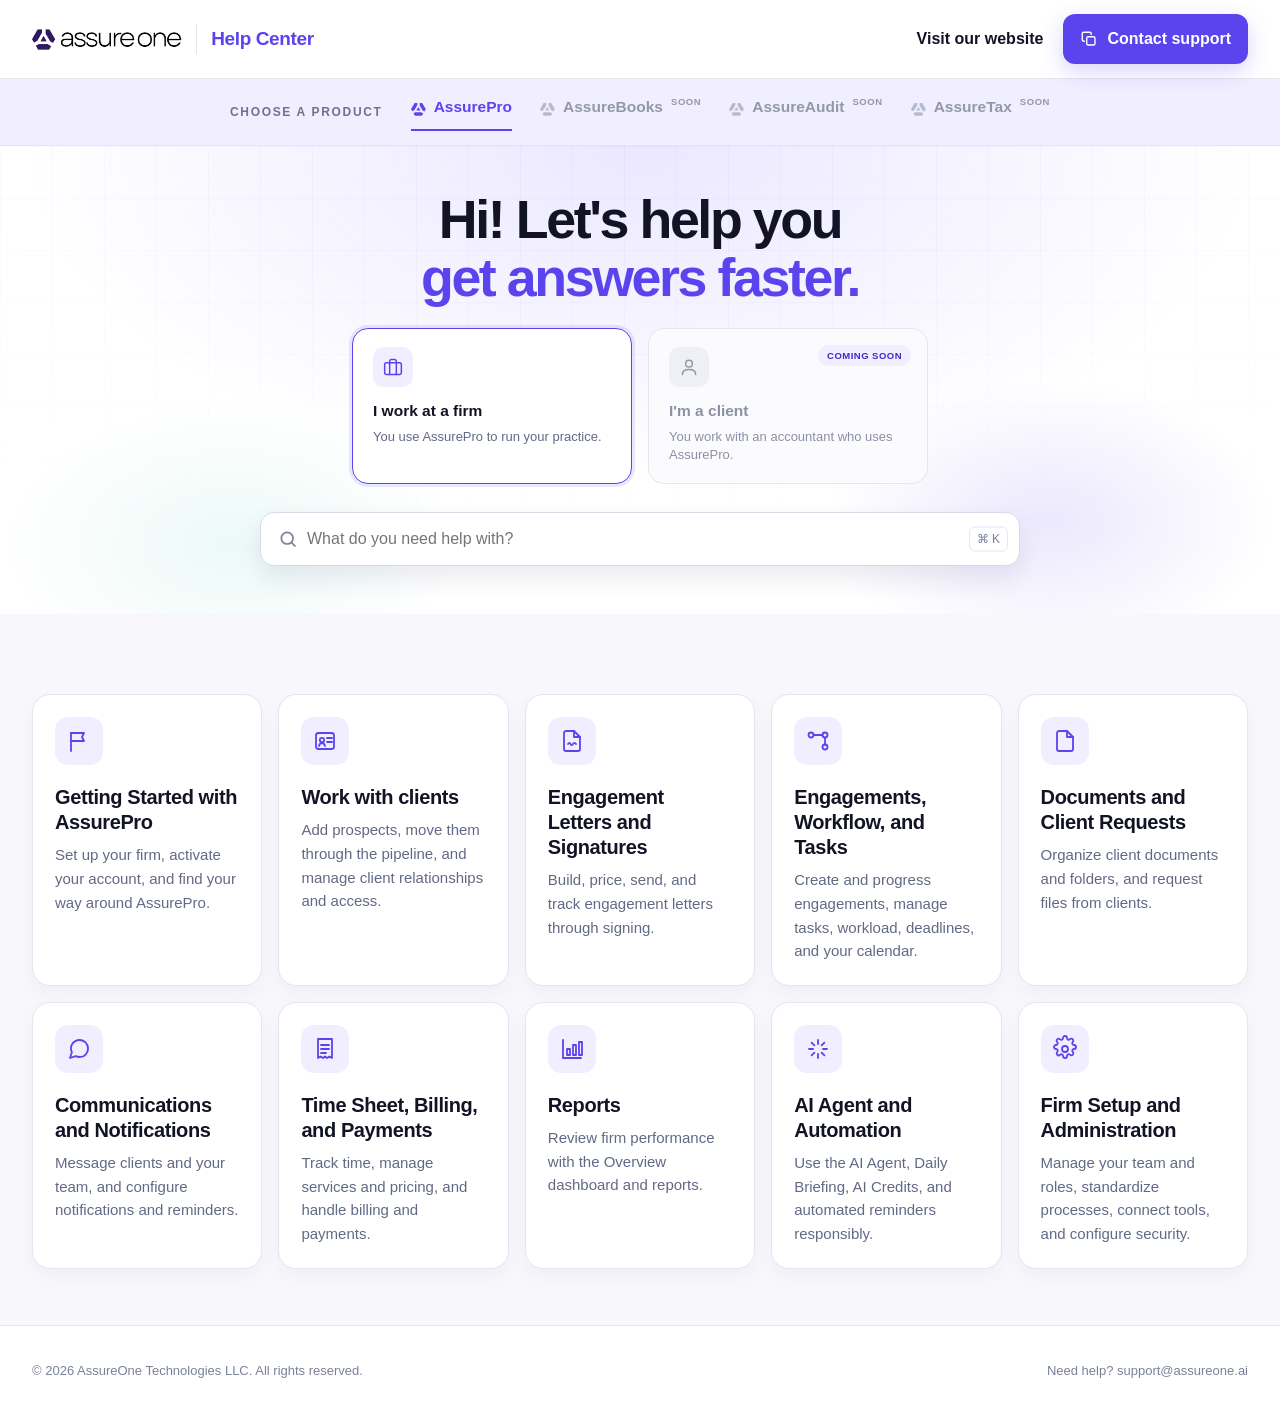
<file: index.html>
<!doctype html>
<html lang="en">
<head>
  <meta charset="utf-8"><meta name="viewport" content="width=device-width,initial-scale=1">
  <title>AssureOne Help Center</title>
  <meta name="description" content="Practical guidance for using AssurePro, the practice management platform within AssureOne.">
  <link rel="stylesheet" href="assets/css/help-center.css">
</head>
<body>
<a class="skip-link" href="#main">Skip to content</a>
<svg hidden aria-hidden="true"><symbol id="assureone-mark" viewBox="0 0 55 70"><path d="M23.3 21.9805L23.21 29.6505L12.69 48.1505L4.69 52.8205L4.67 52.8305L0.54 45.7605L0.53 45.7405L0 44.8305L13.1 21.9805H23.3Z"/><path d="M36.8913 56.3809L15.6013 56.5109L9.03125 60.2109L14.2613 69.1109L40.3613 69.0309L44.9513 60.9909L36.8913 56.3809Z"/><path d="M41.1311 21.9805H41.0211L31.8711 22.0205L31.9211 31.3105L42.6711 49.6705L49.2311 53.5605L54.3211 44.6405L41.1311 21.9805Z"/><path d="M27.0616 36.9805L19.6016 50.0705L34.6716 49.9805L27.0616 36.9805Z"/></symbol></svg>
<header class="topbar">
  <div class="topbar-inner no-search">
    <a class="brand" href="index.html" aria-label="AssureOne Help Center home">
      <img class="brand-logo" src="assets/images/assureone-logo.png" alt="AssureOne" width="149" height="31"><span class="brand-suffix">Help Center</span></a>
    <div class="top-actions"><a class="website-link" href="https://assureone.ai/" target="_blank" rel="noopener">Visit our website</a><button class="support-copy" aria-label="Copy support@assureone.ai to clipboard"><svg viewBox="0 0 24 24" fill="none" aria-hidden="true"><rect x="9" y="9" width="11" height="11" rx="2" stroke="currentColor" stroke-width="1.8"/><path d="M6.5 15H5a2 2 0 0 1-2-2V5a2 2 0 0 1 2-2h8a2 2 0 0 1 2 2v1.5" stroke="currentColor" stroke-width="1.8"/></svg><span class="support-label">Contact support</span></button></div>
  </div>
</header>
<main id="main">
  <section class="product-switcher-band" aria-label="Choose an AssureOne product">
    <div class="product-switcher-row page-width">
      <p class="overline">Choose a product</p>
      <div class="product-switcher" role="tablist">
        <a class="product-pill active" href="index.html" aria-current="page" role="tab" aria-selected="true"><svg class="product-mark" aria-hidden="true"><use href="#assureone-mark"/></svg>AssurePro</a>
        <button class="product-pill disabled" data-coming-soon type="button" role="tab" aria-selected="false"><svg class="product-mark" aria-hidden="true"><use href="#assureone-mark"/></svg>AssureBooks<span class="pill-soon">Soon</span></button>
        <button class="product-pill disabled" data-coming-soon type="button" role="tab" aria-selected="false"><svg class="product-mark" aria-hidden="true"><use href="#assureone-mark"/></svg>AssureAudit<span class="pill-soon">Soon</span></button>
        <button class="product-pill disabled" data-coming-soon type="button" role="tab" aria-selected="false"><svg class="product-mark" aria-hidden="true"><use href="#assureone-mark"/></svg>AssureTax<span class="pill-soon">Soon</span></button>
      </div>
    </div>
  </section>
  <section class="hero">
    <div class="hero-inner page-width">
      <h1>Hi! Let's help you <span>get answers faster.</span></h1>
      <div class="audience-cards" role="tablist" aria-label="Choose your role">
        <button class="audience-card active" type="button" role="tab" aria-selected="true"><span class="audience-icon"><svg viewBox="0 0 24 24" fill="none" stroke="currentColor" stroke-width="1.8" stroke-linecap="round" stroke-linejoin="round" aria-hidden="true"><rect x="2" y="7" width="20" height="14" rx="2"/><path d="M16 21V5a2 2 0 0 0-2-2h-4a2 2 0 0 0-2 2v16"/></svg></span><strong>I work at a firm</strong><p>You use AssurePro to run your practice.</p></button>
        <button class="audience-card disabled" type="button" role="tab" aria-selected="false" data-coming-soon><span class="audience-icon"><svg viewBox="0 0 24 24" fill="none" stroke="currentColor" stroke-width="1.8" stroke-linecap="round" stroke-linejoin="round" aria-hidden="true"><circle cx="12" cy="8" r="4"/><path d="M4 21c0-4 3.5-6 8-6s8 2 8 6"/></svg></span><strong>I'm a client</strong><p>You work with an accountant who uses AssurePro.</p><span class="pill-soon">Coming soon</span></button>
      </div>
      <div class="hero-search"><svg class="search-icon" viewBox="0 0 24 24" fill="none"><circle cx="11" cy="11" r="7" stroke="currentColor" stroke-width="2"/><path d="m16 16 5 5" stroke="currentColor" stroke-width="2"/></svg><input data-search type="search" placeholder="What do you need help with?" aria-label="Search all AssurePro articles"><span class="key-hint">⌘ K</span><div class="search-panel" hidden></div></div>
    </div>
  </section>
  <div class="content page-width">
    <section aria-label="Get to know AssurePro" style="margin-top:44px">
      <div class="journey-grid" id="journey-grid"></div>
    </section>
  </div>
</main>
<footer class="site-footer"><div class="page-width"><span>© 2026 AssureOne Technologies LLC. All rights reserved.</span><span>Need help? <a href="mailto:support@assureone.ai">support@assureone.ai</a></span></div></footer>
<script src="questions-1.js"></script><script src="questions-2.js"></script><script src="questions-3.js"></script><script src="questions-4.js"></script><script src="questions-5.js"></script><script src="questions-6.js"></script>
<script src="assets/js/help-center.js"></script>
<script>
document.addEventListener('DOMContentLoaded',()=>{
  const H=window.HelpCenter;
  const journeys=[
    ['getting-started','flag','Getting Started with AssurePro','Set up your firm, activate your account, and find your way around AssurePro.'],
    ['work-with-clients','idcard','Work with clients','Add prospects, move them through the pipeline, and manage client relationships and access.'],
    ['engagement-letters','signature','Engagement Letters and Signatures','Build, price, send, and track engagement letters through signing.'],
    ['engagements-workflow-tasks','flow','Engagements, Workflow, and Tasks','Create and progress engagements, manage tasks, workload, deadlines, and your calendar.'],
    ['documents-client-requests','file','Documents and Client Requests','Organize client documents and folders, and request files from clients.'],
    ['communications-notifications','chat','Communications and Notifications','Message clients and your team, and configure notifications and reminders.'],
    ['time-billing-payments','receipt','Time Sheet, Billing, and Payments','Track time, manage services and pricing, and handle billing and payments.'],
    ['reports','chart','Reports','Review firm performance with the Overview dashboard and reports.'],
    ['ai-automation','sparkle','AI Agent and Automation','Use the AI Agent, Daily Briefing, AI Credits, and automated reminders responsibly.'],
    ['firm-setup-administration','settings','Firm Setup and Administration','Manage your team and roles, standardize processes, connect tools, and configure security.']
  ];
  document.getElementById('journey-grid').innerHTML=journeys.map(j=>`<a class="journey-card" href="category.html?journey=${j[0]}"><span class="journey-icon">${H.icon(j[1])}</span><h3>${j[2]}</h3><p>${j[3]}</p></a>`).join('');
});
</script>
</body></html>
</file>
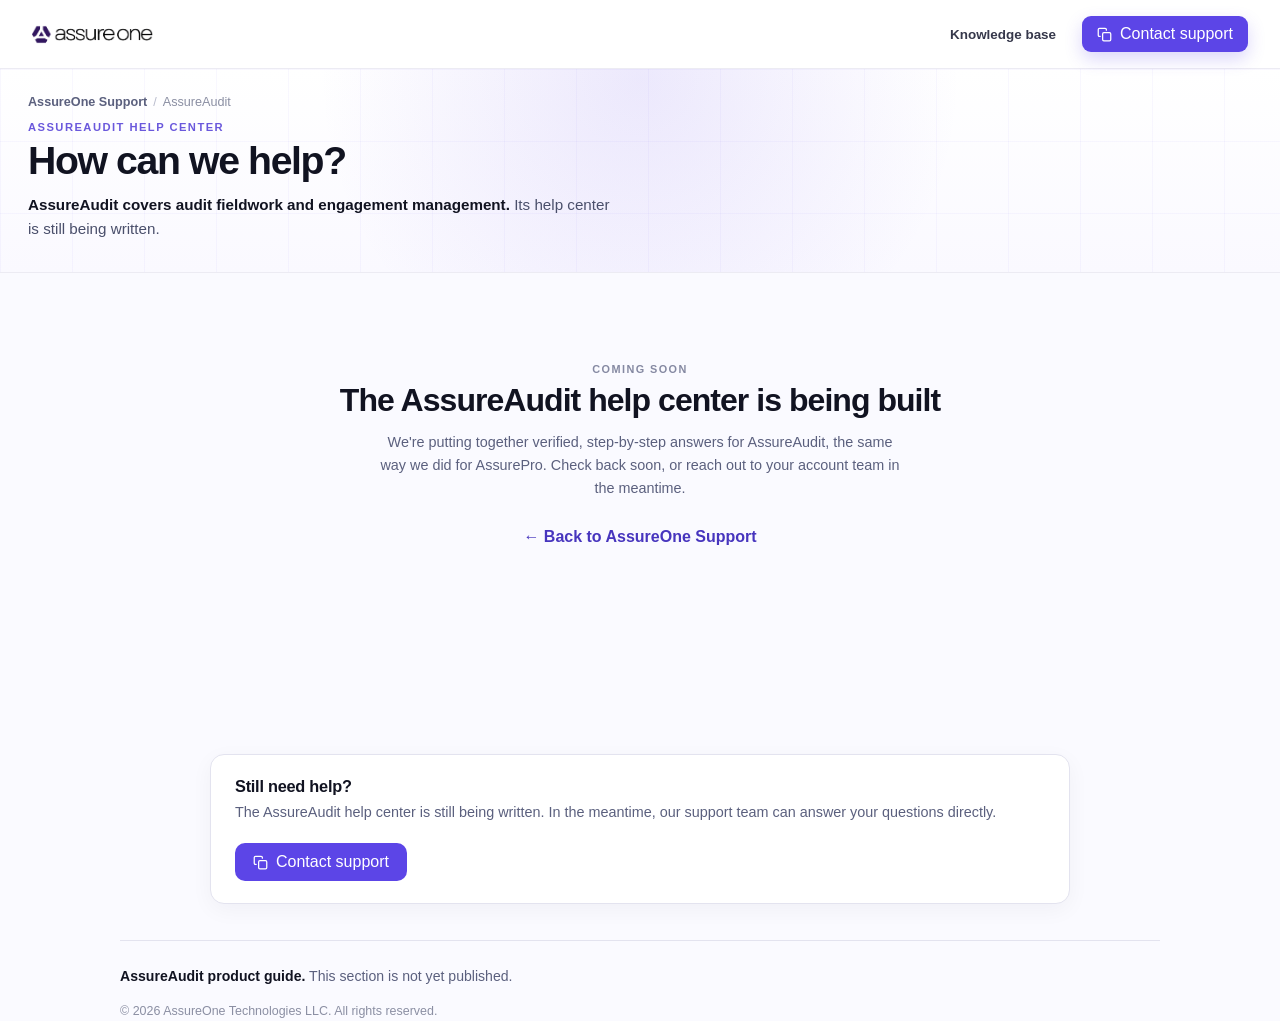
<file: assureaudit/index.html>
<!DOCTYPE html>
<html lang="en">
<head>
<meta charset="UTF-8">
<meta name="viewport" content="width=device-width, initial-scale=1.0">
<meta name="description" content="Help center for AssureAudit, part of the AssureOne suite. Content coming soon.">
<title>AssureAudit Help Center | AssureOne</title>
<style>
:root{--night:#0d0f1f;--violet:#6957e5;--violet-dark:#4b3fb0;--ink:#181b32;--muted:#5b607e;--paper:#f7f7fb;--card:#fff;--rule:#e3e3ef;--soft:#efedff;--white:#f7f6fc;--font:Inter,-apple-system,BlinkMacSystemFont,"Segoe UI",sans-serif}
*{box-sizing:border-box}html{scroll-behavior:smooth}body{margin:0;background:var(--paper);color:var(--ink);font-family:var(--font);-webkit-font-smoothing:antialiased}button,input{font:inherit}
.topbar{background:#fff;border-bottom:1px solid var(--rule);position:sticky;top:0;z-index:10;box-shadow:0 2px 12px rgba(24,27,50,.05)}.topbar-inner{max-width:1040px;margin:auto;padding:12px 24px;display:flex;align-items:center}.brand-logo{display:block;width:auto;height:30px;max-width:190px}
.hero{position:relative;overflow:hidden;background:radial-gradient(circle at 82% 12%,rgba(105,87,229,.4),transparent 34%),linear-gradient(126deg,#0d0f1f 0 58%,#19163c 58% 72%,#4b3fb0 72% 76%,#151832 76%);color:var(--white);padding:56px 24px 62px}.hero:after{content:"";position:absolute;width:420px;height:18px;right:-100px;bottom:44px;transform:rotate(-18deg);background:linear-gradient(90deg,#7867ee,#fe7b58,#f3bc42);border-radius:999px;opacity:.9}.hero-inner{max-width:1040px;margin:auto;position:relative;z-index:1}.eyebrow{margin:0 0 12px;color:#c2bdf8;font-size:.78rem;font-weight:700;text-transform:uppercase;letter-spacing:.13em}h1{font-size:clamp(2.6rem,6vw,4.2rem);line-height:1.02;letter-spacing:-.05em;margin:0 0 16px}.lede{font-size:1.08rem;line-height:1.65;color:#c0c3d8;max-width:760px;margin:0}.lede strong{color:#fff;font-weight:600}
.page{max-width:1040px;margin:auto;padding:42px 24px 60px}.section-kicker{margin:0 0 7px;color:var(--violet-dark);font-size:.76rem;font-weight:800;text-transform:uppercase;letter-spacing:.12em}.section-title{font-size:clamp(1.45rem,3vw,2rem);letter-spacing:-.025em;margin:0}.section-copy{color:var(--muted);line-height:1.6;margin:8px 0 0}.category-browser{margin-bottom:38px}.category-grid{display:grid;grid-template-columns:repeat(3,minmax(0,1fr));gap:14px;margin-top:20px}.category-card{position:relative;text-align:left;border:1px solid var(--rule);background:var(--card);border-radius:14px;padding:20px;min-height:148px;color:var(--ink);cursor:pointer;box-shadow:0 6px 22px rgba(24,27,50,.045);transition:transform .18s ease,border-color .18s ease,box-shadow .18s ease}.category-card:hover,.category-card:focus-visible{transform:translateY(-2px);border-color:#c9c1ff;box-shadow:0 12px 28px rgba(51,42,121,.1);outline:none}.category-card.active{border-color:var(--violet);box-shadow:0 0 0 2px rgba(105,87,229,.12)}.category-top{display:flex;align-items:center;justify-content:space-between;gap:12px}.category-badge{display:grid;place-items:center;width:34px;height:34px;border-radius:10px;background:var(--soft);color:var(--violet-dark);font-size:.76rem;font-weight:800}.category-count{color:#8b8fa8;font-size:.78rem}.category-card strong{display:block;margin-top:14px;font-size:1rem}.category-card small{display:block;color:var(--muted);font-size:.84rem;line-height:1.5;margin-top:6px}
.tools{position:sticky;top:55px;z-index:5;background:linear-gradient(var(--paper) 92%,rgba(247,247,251,0));padding:12px 0 18px}.search-wrap{position:relative}.search{width:100%;border:1px solid var(--rule);background:#fff;border-radius:12px;padding:14px 44px 14px 16px;color:var(--ink);outline:none;box-shadow:0 5px 18px rgba(24,27,50,.05)}.search:focus{border-color:var(--violet);box-shadow:0 0 0 3px rgba(105,87,229,.13)}.search-icon{position:absolute;right:16px;top:50%;transform:translateY(-50%);color:var(--violet-dark);font-size:1.1rem}.search-feedback{min-height:24px;margin:7px 2px 4px;color:var(--muted);font-size:.82rem}.filters{display:flex;gap:8px;overflow:auto;padding:4px 0 2px;scrollbar-width:none}.filters::-webkit-scrollbar{display:none}.filter{border:1px solid var(--rule);background:#fff;color:var(--muted);padding:8px 12px;border-radius:999px;font-size:.82rem;white-space:nowrap;cursor:pointer}.filter:hover,.filter.active{background:var(--soft);border-color:#cfc9ff;color:var(--violet-dark)}
.faq-area{max-width:860px;margin:auto}.results{font-size:.82rem;color:var(--muted);margin:0 0 10px}.faq-list{display:grid;gap:10px}.faq{border:1px solid var(--rule);border-radius:12px;background:#fff;box-shadow:0 3px 12px rgba(24,27,50,.025);overflow:hidden}.faq[hidden]{display:none}.faq summary{list-style:none;cursor:pointer;display:flex;justify-content:space-between;align-items:center;gap:18px;padding:18px 20px;font-size:1rem;font-weight:650;line-height:1.45}.faq summary::-webkit-details-marker{display:none}.faq summary:focus-visible{outline:2px solid var(--violet);outline-offset:-3px;border-radius:10px}.faq-icon{width:17px;height:17px;position:relative;flex:none}.faq-icon:before,.faq-icon:after{content:"";position:absolute;background:var(--violet-dark);transition:transform .18s ease}.faq-icon:before{width:17px;height:1.5px;left:0;top:8px}.faq-icon:after{width:1.5px;height:17px;left:8px;top:0}.faq[open] .faq-icon:after{transform:rotate(90deg) scaleY(0)}.faq[open] summary{background:#fbfaff}.answer{color:var(--muted);font-size:.96rem;line-height:1.72;padding:0 48px 22px 20px}.answer p{margin:0}.answer p+p{margin-top:12px}.answer-steps{margin:14px 0 0;padding-left:1.4rem}.answer-steps li{margin:.52rem 0;padding-left:.18rem}.empty{display:none;text-align:center;color:var(--muted);padding:42px 0}.footer{max-width:860px;border-top:1px solid var(--rule);margin:36px auto 0;padding-top:24px;color:var(--muted);font-size:.88rem;line-height:1.6}.footer strong{color:var(--ink)}
@media(max-width:820px){.category-grid{grid-template-columns:repeat(2,minmax(0,1fr))}.hero:after{opacity:.45}}
@media(max-width:600px){.hero{padding:44px 20px 54px}.hero:after{display:none}.page{padding:30px 18px 50px}.category-grid{grid-template-columns:1fr}.category-card{min-height:0}.tools{top:51px}.answer{padding-right:22px}}
@media(prefers-reduced-motion:reduce){html{scroll-behavior:auto}.faq-icon:before,.faq-icon:after{transition:none}}
.breadcrumb{margin:0 0 14px;font-size:.82rem;color:#a9ade0}.breadcrumb a{color:#c9c1ff;text-decoration:none;font-weight:600}.breadcrumb a:hover,.breadcrumb a:focus-visible{text-decoration:underline}.breadcrumb span{margin:0 6px;color:#6a6f99}


.help-cta{max-width:860px;margin:40px auto 0;border:1px solid var(--rule);background:var(--card);border-radius:14px;padding:22px 24px;display:flex;align-items:center;justify-content:space-between;gap:20px;flex-wrap:wrap;box-shadow:0 6px 22px rgba(24,27,50,.045)}.help-cta-wide{max-width:1040px}.help-cta strong{display:block;font-size:1.02rem;letter-spacing:-.015em}.help-cta p{margin:5px 0 0;color:var(--muted);font-size:.9rem;line-height:1.55}.help-cta-actions{display:flex;align-items:center;gap:10px;flex-wrap:wrap}.help-cta-mail{display:inline-block;background:var(--violet);color:#fff;text-decoration:none;font-weight:650;font-size:.92rem;padding:11px 18px;border-radius:10px;white-space:nowrap}.help-cta-mail:hover,.help-cta-mail:focus-visible{background:var(--violet-dark);outline:none}.help-cta-copy{display:inline-flex;align-items:center;gap:8px;background:var(--soft);border:1px solid #cfc9ff;color:var(--violet-dark);font:inherit;font-size:.92rem;font-weight:650;padding:10px 14px;border-radius:10px;cursor:pointer;white-space:nowrap}.help-cta-copy:hover,.help-cta-copy:focus-visible{background:#e7e3ff;outline:none}.help-cta-copy svg{width:15px;height:15px;flex:none}.help-cta-copy.copied{background:#e8f7ee;border-color:#a9dcbd;color:#1f7a45}@media(max-width:600px){.help-cta{padding:18px}.help-cta-actions{width:100%}.help-cta-mail,.help-cta-copy{width:100%;justify-content:center;text-align:center}}

/* Aligned with the knowledge-base design */
:root{--violet:#5c45e7;--violet-dark:#4735be;--ink:#111321;--paper:#fafaff;--hc-topbar-h:69px}

/* header: the hub's bar, with the same two actions on the right */
.topbar{background:rgba(255,255,255,.96);border-bottom:1px solid #ecebf3;box-shadow:none;position:sticky;top:0;z-index:30}
.topbar-inner{height:68px;max-width:1320px;padding:0 32px;gap:0}
.brand-logo{height:25px;max-width:165px}
.top-actions{margin-left:auto;display:flex;align-items:center;gap:26px}
.top-actions a{color:#36384b;text-decoration:none;font-size:.84rem;font-weight:600}
.top-actions a:hover,.top-actions a:focus-visible{color:var(--violet);outline:none}
.top-actions .top-support{display:inline-block;padding:10px 15px;border-radius:9px;background:var(--violet);color:#fff;box-shadow:0 7px 17px rgba(92,69,231,.22)}
.top-actions .top-support:hover,.top-actions .top-support:focus-visible{background:var(--violet-dark);color:#fff}

/* hero: the hub's light treatment instead of the dark gradient */
.hero{background:none;background-image:radial-gradient(circle at 50% 5%,rgba(111,83,234,.13),transparent 48%),linear-gradient(rgba(111,83,234,.045) 1px,transparent 1px),linear-gradient(90deg,rgba(111,83,234,.045) 1px,transparent 1px),linear-gradient(#fff,#faf9ff);background-size:auto,72px 72px,72px 72px,auto;border-bottom:1px solid #ecebf3;color:var(--ink);padding:26px 28px 30px}
.hero:after{display:none}
.hero-inner{max-width:1240px}
.breadcrumb{margin:0 0 12px;color:#8b8fa3;font-size:.79rem}
.breadcrumb a{color:#5b607e;font-weight:600;text-decoration:none}
.breadcrumb a:hover,.breadcrumb a:focus-visible{color:var(--violet);text-decoration:none;outline:none}
.breadcrumb span{color:#b9bccd}
.eyebrow{margin:0 0 6px;color:#6a58dc;font-size:.7rem}
.hero h1{font-size:clamp(1.7rem,3.1vw,2.45rem);line-height:1.12;letter-spacing:-.035em;margin:0 0 10px;color:var(--ink)}
.lede{color:#4a4f6b;font-size:.95rem;line-height:1.6;max-width:70ch}
.lede strong{color:var(--ink);font-weight:650}

/* body: the hub's widths, cards and search field */
.page{max-width:1240px;padding:30px 28px 54px}
.section-kicker{color:#8589a2;font-size:.68rem;font-weight:800;letter-spacing:.13em}
.section-title{letter-spacing:-.03em}
.section-copy{color:var(--muted);font-size:.9rem}
.category-card{border-color:#e2e1ec;border-radius:13px;box-shadow:0 4px 15px rgba(24,27,50,.035)}
.category-card:hover,.category-card:focus-visible{border-color:#c9c1ff;box-shadow:0 12px 28px rgba(51,42,121,.1)}
.tools{top:calc(var(--hc-topbar-h) + 6px);background:linear-gradient(var(--paper) 92%,rgba(250,250,255,0))}
.search{height:52px;border-color:#e0dfea;border-radius:11px;padding:0 44px 0 16px;font-size:.98rem;box-shadow:0 8px 24px rgba(5,6,21,.07)}
.faq{border-color:#e2e1ec;border-radius:13px;box-shadow:0 4px 15px rgba(24,27,50,.035)}

/* every answer links to its own page, so a reader can move between the
   quick accordion here and the full article view */
.answer-link{display:inline-flex;align-items:center;gap:6px;margin-top:14px;color:var(--violet-dark);text-decoration:none;font-size:.82rem;font-weight:700}
.answer-link:hover,.answer-link:focus-visible{color:var(--violet);outline:none}
.answer-link:after{content:"\2192"}

@media(max-width:900px){.top-actions{gap:14px}.top-actions a:not(.top-support){display:none}}
@media(max-width:720px){
  :root{--hc-topbar-h:61px}
  .topbar-inner{height:60px;padding:0 18px}
  .hero{padding:20px 18px 24px}
  .page{padding:24px 18px 44px}
  .tools{top:calc(var(--hc-topbar-h) + 4px)}
  .top-actions .top-support{padding:8px 11px;font-size:.76rem}
}

/* hdr-support:start */
/* header support control: open a mail app, or copy the address */
.hdr-support{position:relative;display:inline-flex;align-items:center;gap:7px}
.hdr-copy{display:grid;place-items:center;width:36px;height:36px;flex:none;padding:0;border:1px solid #cfc9ff;border-radius:9px;background:#efedff;color:#4735be;cursor:pointer;transition:background .15s ease,border-color .15s ease}
.hdr-copy:hover,.hdr-copy:focus-visible{background:#e2ddff;border-color:#b6acff;outline:none}
.hdr-copy svg{width:15px;height:15px;display:block}
.hdr-copy .hdr-copy-done{display:none}
.hdr-copy.copied{background:#e8f7ee;border-color:#a9dcbd;color:#1f7a45}
.hdr-copy.copied .hdr-copy-mark{display:none}
.hdr-copy.copied .hdr-copy-done{display:block}
.hdr-sr{position:absolute;width:1px;height:1px;padding:0;margin:-1px;overflow:hidden;clip:rect(0 0 0 0);white-space:nowrap;border:0}
/* The icon-only header button has no label to change, so it gets a small
   confirmation instead. */
.hdr-tip{position:absolute;top:calc(100% + 7px);right:0;z-index:50;padding:5px 9px;border-radius:7px;background:#1f7a45;color:#fff;font-size:.72rem;font-weight:700;white-space:nowrap;box-shadow:0 6px 16px rgba(24,27,50,.18);pointer-events:none}
.hdr-tip.bad{background:#8a3d2c}
@media(max-width:720px){.hdr-copy{width:32px;height:32px}.hdr-support{gap:6px}.hdr-tip{font-size:.7rem}}
/* hdr-support:end */
</style>
</head>
<body>
<nav class="topbar" aria-label="AssureOne"><div class="topbar-inner"><img class="brand-logo" src="[data-uri]" alt="AssureOne"><div class="top-actions"><a href="../index.html">Knowledge base</a><span class="hdr-support"><a class="top-support" href="mailto:support@assureone.ai">Contact support</a><button class="hdr-copy" type="button" title="Copy support@assureone.ai to clipboard" aria-label="Contact support address"><svg class="hdr-copy-mark" viewBox="0 0 24 24" fill="none" stroke="currentColor" stroke-width="2" stroke-linecap="round" stroke-linejoin="round" aria-hidden="true"><rect x="9" y="9" width="13" height="13" rx="2"></rect><path d="M5 15H4a2 2 0 0 1-2-2V4a2 2 0 0 1 2-2h9a2 2 0 0 1 2 2v1"></path></svg><svg class="hdr-copy-done" viewBox="0 0 24 24" fill="none" stroke="currentColor" stroke-width="2.4" stroke-linecap="round" stroke-linejoin="round" aria-hidden="true"><path d="M20 6 9 17l-5-5"></path></svg></button><span class="hdr-sr" role="status" aria-live="polite"></span></span></div></div></nav>
<header class="hero"><div class="hero-inner"><p class="breadcrumb"><a href="../index.html">AssureOne Support</a><span aria-hidden="true">/</span>AssureAudit</p><p class="eyebrow">AssureAudit help center</p><h1>How can we help?</h1><p class="lede"><strong>AssureAudit covers audit fieldwork and engagement management.</strong> Its help center is still being written.</p></div></header>
<main class="page">
<section class="category-browser" aria-labelledby="browse-title" style="text-align:center;padding:60px 24px">
<p class="section-kicker">Coming soon</p>
<h2 class="section-title" id="browse-title">The AssureAudit help center is being built</h2>
<p class="section-copy" style="max-width:520px;margin:12px auto 0">We're putting together verified, step-by-step answers for AssureAudit, the same way we did for AssurePro. Check back soon, or reach out to your account team in the meantime.</p>
<p style="margin-top:28px"><a href="../index.html" style="color:var(--violet-dark);font-weight:700;text-decoration:none">&larr; Back to AssureOne Support</a></p>
</section>
</main>

<section class="help-cta" aria-label="Contact support"><div><strong>Still need help?</strong><p>The AssureAudit help center is still being written. In the meantime, our support team can answer your questions directly.</p></div><div class="help-cta-actions"><a class="help-cta-mail" href="mailto:support@assureone.ai">Email support</a><button class="help-cta-copy" type="button" title="Copy support@assureone.ai to clipboard"><svg viewBox="0 0 24 24" fill="none" stroke="currentColor" stroke-width="2" stroke-linecap="round" stroke-linejoin="round" aria-hidden="true"><rect x="9" y="9" width="13" height="13" rx="2"></rect><path d="M5 15H4a2 2 0 0 1-2-2V4a2 2 0 0 1 2-2h9a2 2 0 0 1 2 2v1"></path></svg><span class="help-cta-copy-label">support@assureone.ai</span></button></div></section>
<footer class="footer" style="max-width:1040px"><strong>AssureAudit product guide.</strong> This section is not yet published.<span class="site-copyright">&copy; 2026 AssureOne Technologies LLC. All rights reserved.</span></footer>
<!-- hdr-support:start --><script>
(function(){
  var EMAIL='support@assureone.ai';
  var TARGETS='.hdr-copy,.ar-help-copy,.help-cta-copy';

  // Synchronous, so it still holds the click's user activation.
  function copyNow(text){
    var field=document.createElement('textarea');
    field.value=text;
    field.setAttribute('readonly','');
    field.setAttribute('aria-hidden','true');
    field.style.position='fixed';
    field.style.left='-9999px';
    field.style.top='0';
    document.body.appendChild(field);

    // Put the caller's selection back afterwards, so copying from the header
    // does not wipe out text the reader had highlighted.
    var sel=document.getSelection();
    var previous=(sel&&sel.rangeCount)?sel.getRangeAt(0):null;

    field.focus({preventScroll:true});
    field.select();
    try{field.setSelectionRange(0,text.length);}catch(e){}  // iOS needs this

    var ok=false;
    try{ok=document.execCommand('copy');}catch(e){}

    document.body.removeChild(field);
    if(previous&&sel){try{sel.removeAllRanges();sel.addRange(previous);}catch(e){}}
    return ok;
  }

  document.querySelectorAll(TARGETS).forEach(function(btn){
    var label=btn.querySelector('.help-cta-copy-label,.ar-help-copy-label');
    var original=label?label.textContent:'';
    var tip=null, timer=null;

    function reset(){
      if(timer){clearTimeout(timer);timer=null;}
      btn.classList.remove('copied');
      btn.title='Copy '+EMAIL+' to clipboard';
      if(label) label.textContent=original;
      if(tip){tip.remove();tip=null;}
    }

    function show(message,good){
      if(timer) clearTimeout(timer);
      btn.classList.toggle('copied',good);
      btn.title=good?('Copied '+EMAIL):('Copy '+EMAIL+' to clipboard');
      if(label) label.textContent=good?'Copied':original;
      // A labelled button says it in the label; the icon-only header button
      // needs somewhere to say it.
      if(!label){
        if(!tip){
          tip=document.createElement('span');
          tip.className='hdr-tip';
          tip.setAttribute('role','status');
          btn.parentNode.appendChild(tip);
        }
        tip.textContent=message;
        tip.classList.toggle('bad',!good);
      }
      timer=setTimeout(reset,1600);
    }

    btn.addEventListener('click',function(e){
      e.preventDefault();
      if(copyNow(EMAIL)){show('Copied',true);return;}
      // Some browsers have retired execCommand; try the modern API next.
      if(navigator.clipboard&&navigator.clipboard.writeText){
        navigator.clipboard.writeText(EMAIL).then(
          function(){show('Copied',true);},
          function(){show('Press ⌘C',false);}
        );
      }else{
        show('Press ⌘C',false);
      }
    });
  });
})();
</script><!-- hdr-support:end -->
<!-- functional-polish:start -->
<style id="functional-polish">
.single-support-copy{appearance:none;border:0;cursor:pointer;font:inherit;line-height:1;white-space:nowrap}
.hdr-support .single-support-copy{display:inline-flex;align-items:center;justify-content:center;gap:8px}
.help-cta-actions .single-support-copy{display:inline-flex;align-items:center;justify-content:center;gap:8px}
.ar-help .single-support-copy,.hc-support .single-support-copy{display:flex;align-items:center;justify-content:center;gap:7px;width:100%}
.single-support-copy svg{width:15px;height:15px;flex:none}
.single-support-copy.copied{background:#16835c!important;color:#fff!important;box-shadow:0 7px 17px rgba(22,131,92,.18)!important}
.single-support-copy.copy-error{background:#8c493b!important;color:#fff!important}
.single-support-status{position:absolute;width:1px;height:1px;padding:0;margin:-1px;overflow:hidden;clip:rect(0,0,0,0);white-space:nowrap;border:0}

/* Keep the homepage discovery rail available while the article list scrolls. */
@media(min-width:981px){
  .hc-rail{position:sticky!important;top:calc(var(--hc-topbar-h) + 18px)!important;align-self:start;max-height:calc(100vh - var(--hc-topbar-h) - 34px)!important;overflow-y:auto!important;overscroll-behavior:contain;scrollbar-gutter:stable;padding-right:4px}
}

/* Focused article layout: section navigation + a generous reading column.
   Related content and support follow the answer instead of competing with it. */
.ar-side-more{width:100%;margin-top:8px;padding:8px 10px;border:1px solid #dedcea;border-radius:9px;background:#fff;color:var(--violet-dark);font:inherit;font-size:.76rem;font-weight:700;cursor:pointer}
.ar-side-more:hover,.ar-side-more:focus-visible{background:var(--soft);border-color:#cfc9ff;outline:none}
.ar-article-toolbar{display:flex;align-items:center;justify-content:space-between;gap:16px;margin-bottom:17px}
.ar-article-toolbar .ar-meta{margin:0}
.ar-copy-link{appearance:none;border:1px solid #dedcea;border-radius:8px;background:#fff;color:#555a74;padding:7px 10px;display:inline-flex;align-items:center;gap:6px;font:inherit;font-size:.74rem;font-weight:700;cursor:pointer;white-space:nowrap}
.ar-copy-link:hover,.ar-copy-link:focus-visible{background:var(--soft);border-color:#cfc9ff;color:var(--violet-dark);outline:none}
.ar-copy-link.copied{background:#e8f7ee;border-color:#a9dcbd;color:#1f7a45}
.ar-copy-link svg{width:13px;height:13px;flex:none}
.ar-copy-status{position:absolute;width:1px;height:1px;padding:0;margin:-1px;overflow:hidden;clip:rect(0,0,0,0);white-space:nowrap;border:0}

@media(min-width:981px){
  .ar-shell{max-width:1180px;grid-template-columns:218px minmax(0,1fr);gap:28px 32px}
  .ar-side{grid-column:1;grid-row:1 / span 2}
  #ar-main{grid-column:2;grid-row:1;min-width:0}
  .ar-rail{grid-column:2;grid-row:2;position:static;max-height:none;overflow:visible;display:grid;grid-template-columns:minmax(0,1.45fr) minmax(250px,.8fr);gap:14px;align-items:stretch}
  .ar-rail-card+.ar-rail-card{margin-top:0}
  .ar-doc{padding:40px 48px 42px}
  .ar-doc h1{font-size:clamp(1.9rem,3vw,2.45rem);max-width:22ch;margin-bottom:22px}
  .ar-prose{font-size:1.03rem;line-height:1.78;max-width:72ch}
  .ar-related{grid-template-columns:repeat(2,minmax(0,1fr));gap:8px}
  .ar-related a{border:1px solid #ecebf3!important;border-radius:9px;padding:11px!important;background:#fcfcff}
  .ar-related a:hover,.ar-related a:focus-visible{background:#f5f3ff}
  .ar-help{background:#181a35;border-color:#181a35;color:#fff;display:flex;flex-direction:column}
  .ar-help .ar-label{color:#aaa5e8}
  .ar-help p{color:#c4c6d7}
  .ar-help .single-support-copy{margin-top:auto}
}
@media(max-width:980px) and (min-width:761px){
  .ar-doc{padding:36px 40px}
  .ar-rail{margin-top:2px}
}
@media(max-width:600px){
  .help-cta-actions .single-support-copy{width:100%}
  .ar-article-toolbar{align-items:flex-start;flex-direction:column;gap:10px}
  .ar-copy-link{width:100%;justify-content:center}
  .ar-related{grid-template-columns:1fr}
}

/* One copyright line at the foot of every page. */
.site-copyright{display:block;color:#8b8fa3;font-size:.78rem;line-height:1.6}
.footer .site-copyright{margin-top:14px}
.site-footer{max-width:1240px;margin:34px auto 0;padding:20px 28px 42px;border-top:1px solid #ecebf3}
@media(max-width:760px){.site-footer{padding:18px 18px 34px}}
</style>
<script id="functional-polish-script">
(function(){
  var EMAIL='support@assureone.ai';
  var COPY='<svg viewBox="0 0 24 24" fill="none" stroke="currentColor" stroke-width="2" stroke-linecap="round" stroke-linejoin="round" aria-hidden="true"><rect x="9" y="9" width="13" height="13" rx="2"></rect><path d="M5 15H4a2 2 0 0 1-2-2V4a2 2 0 0 1 2-2h9a2 2 0 0 1 2 2v1"></path></svg>';
  var CHECK='<svg viewBox="0 0 24 24" fill="none" stroke="currentColor" stroke-width="2.5" stroke-linecap="round" stroke-linejoin="round" aria-hidden="true"><path d="m5 12 4 4L19 6"></path></svg>';

  function makeButton(source){
    var b=document.createElement('button');
    b.type='button';b.className=((source&&source.className)||'')+' single-support-copy';
    b.setAttribute('data-single-support-copy','');
    b.setAttribute('aria-label','Copy '+EMAIL+' to clipboard');
    b.innerHTML=COPY+'<span>Contact support</span><span class="single-support-status" role="status" aria-live="polite"></span>';
    return b;
  }

  function replaceContents(container,source){
    if(!container||container.querySelector('[data-single-support-copy]'))return;
    container.replaceChildren(makeButton(source));
  }

  function upgradeSupport(root){
    root=root||document;
    root.querySelectorAll('.hdr-support').forEach(function(box){replaceContents(box,box.querySelector('a,.hdr-copy'));});
    root.querySelectorAll('.help-cta-actions').forEach(function(box){replaceContents(box,box.querySelector('.help-cta-mail,.help-cta-copy'));});
    root.querySelectorAll('.ar-help').forEach(function(box){
      if(box.querySelector('[data-single-support-copy]'))return;
      var source=box.querySelector('.ar-help-mail,.ar-help-copy');
      box.querySelectorAll('.ar-help-mail,.ar-help-copy').forEach(function(n){n.remove();});
      box.appendChild(makeButton(source));
    });
    root.querySelectorAll('.hc-support').forEach(function(box){
      if(box.querySelector('[data-single-support-copy]'))return;
      var source=box.querySelector('a,button');
      box.querySelectorAll('a,button,.hc-copy-note').forEach(function(n){n.remove();});
      box.appendChild(makeButton(source));
    });
  }

  function fallbackCopy(text){
    var area=document.createElement('textarea');
    area.value=text;area.setAttribute('readonly','');area.setAttribute('aria-hidden','true');
    area.style.position='fixed';area.style.left='-9999px';area.style.top='0';area.style.opacity='0';
    document.body.appendChild(area);
    // Put back whatever the reader had highlighted.
    var sel=document.getSelection();
    var previous=(sel&&sel.rangeCount)?sel.getRangeAt(0):null;
    area.focus({preventScroll:true});area.select();
    try{area.setSelectionRange(0,text.length);}catch(e){}
    var ok=false;try{ok=document.execCommand('copy');}catch(e){}
    area.remove();
    if(previous&&sel){try{sel.removeAllRanges();sel.addRange(previous);}catch(e){}}
    return ok;
  }

  function setSupportState(btn,ok){
    btn.classList.toggle('copied',ok);btn.classList.toggle('copy-error',!ok);
    btn.innerHTML=(ok?CHECK:COPY)+'<span>'+(ok?'Copied':'Copy failed')+'</span><span class="single-support-status" role="status" aria-live="polite">'+(ok?EMAIL+' copied to clipboard':'Copy failed. Email address is '+EMAIL)+'</span>';
    clearTimeout(btn._supportTimer);
    btn._supportTimer=setTimeout(function(){
      btn.classList.remove('copied','copy-error');
      btn.innerHTML=COPY+'<span>Contact support</span><span class="single-support-status" role="status" aria-live="polite"></span>';
    },2200);
  }

  document.addEventListener('click',function(e){
    var support=e.target.closest('[data-single-support-copy]');
    if(support){
      e.preventDefault();
      // execCommand first, synchronously, while the click still grants
      // permission to copy; the async API is the second attempt.
      if(fallbackCopy(EMAIL)){setSupportState(support,true);}
      else if(navigator.clipboard&&navigator.clipboard.writeText){
        navigator.clipboard.writeText(EMAIL).then(function(){setSupportState(support,true);},function(){setSupportState(support,false);});
      }else setSupportState(support,false);
      return;
    }
    var link=e.target.closest('[data-copy-article-link]');
    if(link){
      e.preventDefault();
      var value=location.href;
      var done=function(ok){
        link.classList.toggle('copied',ok);
        link.innerHTML=(ok?CHECK:COPY)+'<span>'+(ok?'Link copied':'Copy link')+'</span><span class="ar-copy-status" role="status" aria-live="polite">'+(ok?'Article link copied':'Unable to copy article link')+'</span>';
        clearTimeout(link._linkTimer);
        link._linkTimer=setTimeout(function(){link.classList.remove('copied');link.innerHTML=COPY+'<span>Copy link</span><span class="ar-copy-status" role="status" aria-live="polite"></span>';},1800);
      };
      if(fallbackCopy(value)){done(true);}
      else if(navigator.clipboard&&navigator.clipboard.writeText)navigator.clipboard.writeText(value).then(function(){done(true);},function(){done(false);});
      else done(false);
    }
  });

  function refineNav(){
    var list=document.querySelector('.ar-side-list');
    if(!list||list.dataset.compact)return;
    var links=[].slice.call(list.querySelectorAll('a'));
    if(links.length<=9)return;
    list.dataset.compact='true';
    var current=links.findIndex(function(a){return a.getAttribute('aria-current')==='page';});
    if(current<0)current=0;
    var start=Math.max(0,Math.min(current-4,links.length-9)),end=start+9;
    links.forEach(function(a,i){a.hidden=i<start||i>=end;});
    var toggle=document.createElement('button');
    toggle.type='button';toggle.className='ar-side-more';toggle.setAttribute('aria-expanded','false');
    toggle.textContent='Show all '+links.length+' articles';
    toggle.addEventListener('click',function(){
      var open=toggle.getAttribute('aria-expanded')==='true';
      links.forEach(function(a,i){a.hidden=open&&(i<start||i>=end);});
      toggle.setAttribute('aria-expanded',String(!open));
      toggle.textContent=open?'Show all '+links.length+' articles':'Show fewer articles';
    });
    list.after(toggle);
  }

  function enhanceArticle(){
    var doc=document.querySelector('.ar-doc');
    if(!doc||doc.dataset.enhanced)return;
    doc.dataset.enhanced='true';
    var meta=doc.querySelector('.ar-meta');
    if(meta){
      var toolbar=document.createElement('div');toolbar.className='ar-article-toolbar';
      meta.before(toolbar);toolbar.appendChild(meta);
      var button=document.createElement('button');button.type='button';button.className='ar-copy-link';button.setAttribute('data-copy-article-link','');
      button.innerHTML=COPY+'<span>Copy link</span><span class="ar-copy-status" role="status" aria-live="polite"></span>';
      toolbar.appendChild(button);
    }
    var related=document.querySelector('.ar-rail-card:not(.ar-help) .ar-label');
    if(related)related.textContent='Related articles';
  }

  function apply(){
    upgradeSupport();refineNav();enhanceArticle();
  }
  apply();
  if(window.MutationObserver)new MutationObserver(apply).observe(document.body,{childList:true,subtree:true});
})();
</script>
<!-- functional-polish:end -->
<!-- clean-links:start --><script>
(function(){
  // Disk copies and simple local preview servers need the real .html files.
  // Vercel handles the extensionless routes after deployment.
  if(location.protocol==='file:' || location.hostname==='localhost' || location.hostname==='127.0.0.1' || location.hostname==='[::1]') return;

  function clean(href){
    var u;
    try{u=new URL(href,location.href);}catch(e){return href;}
    if(u.origin!==location.origin) return href;
    var p=u.pathname.replace(/\/index\.html$/,'/').replace(/\.html$/,'');
    if(p!=='/') p=p.replace(/\/$/,'');
    return p+u.search+u.hash;
  }

  function fix(root){
    if(!root||!root.querySelectorAll) return;
    var links=root.querySelectorAll?root.querySelectorAll('a[href]'):[];
    for(var i=0;i<links.length;i++){
      var a=links[i], h=a.getAttribute('href');
      if(!h||/^(?:[a-z][a-z0-9+.-]*:|\/\/|#)/i.test(h)) continue;
      var c=clean(h);
      if(c!==h) a.setAttribute('href',c);
    }
    if(root.matches&&root.matches('a[href]')) fix({querySelectorAll:function(){return [root];}});
  }

  function fixAll(){fix(document);}

  function enable(){
    if(document.readyState==='loading') document.addEventListener('DOMContentLoaded',fixAll);
    else fixAll();
    watch();
  }

  // Only rewrite if this host actually serves the clean paths. A plain static
  // server may not, and rewritten links would 404. If the page we are on is
  // already at a clean address the host clearly does; otherwise ask it.
  var here=location.pathname+location.search+location.hash;
  if(clean(here)===here){
    enable();
  }else if(window.fetch){
    fetch(clean(location.pathname),{method:'HEAD'}).then(function(r){
      if(r&&r.ok) enable();
    },function(){});
  }

  // The hub rebuilds its article list as the reader searches and filters, and
  // sets some hrefs from script, so watch for both.
  function watch(){
  if(window.MutationObserver){
    new MutationObserver(function(records){
      for(var i=0;i<records.length;i++){
        var r=records[i];
        if(r.type==='attributes'){
          var t=r.target, h=t.getAttribute&&t.getAttribute('href');
          if(h&&!/^(?:[a-z][a-z0-9+.-]*:|\/\/|#)/i.test(h)){
            var c=clean(h);
            // Rewriting to the same value would not fire again, so this ends.
            if(c!==h) t.setAttribute('href',c);
          }
        }else{
          for(var j=0;j<r.addedNodes.length;j++) fix(r.addedNodes[j]);
        }
      }
    }).observe(document.documentElement,
      {childList:true,subtree:true,attributes:true,attributeFilter:['href']});
  }
  }
})();
</script><!-- clean-links:end -->
</body>
</html>
</file>
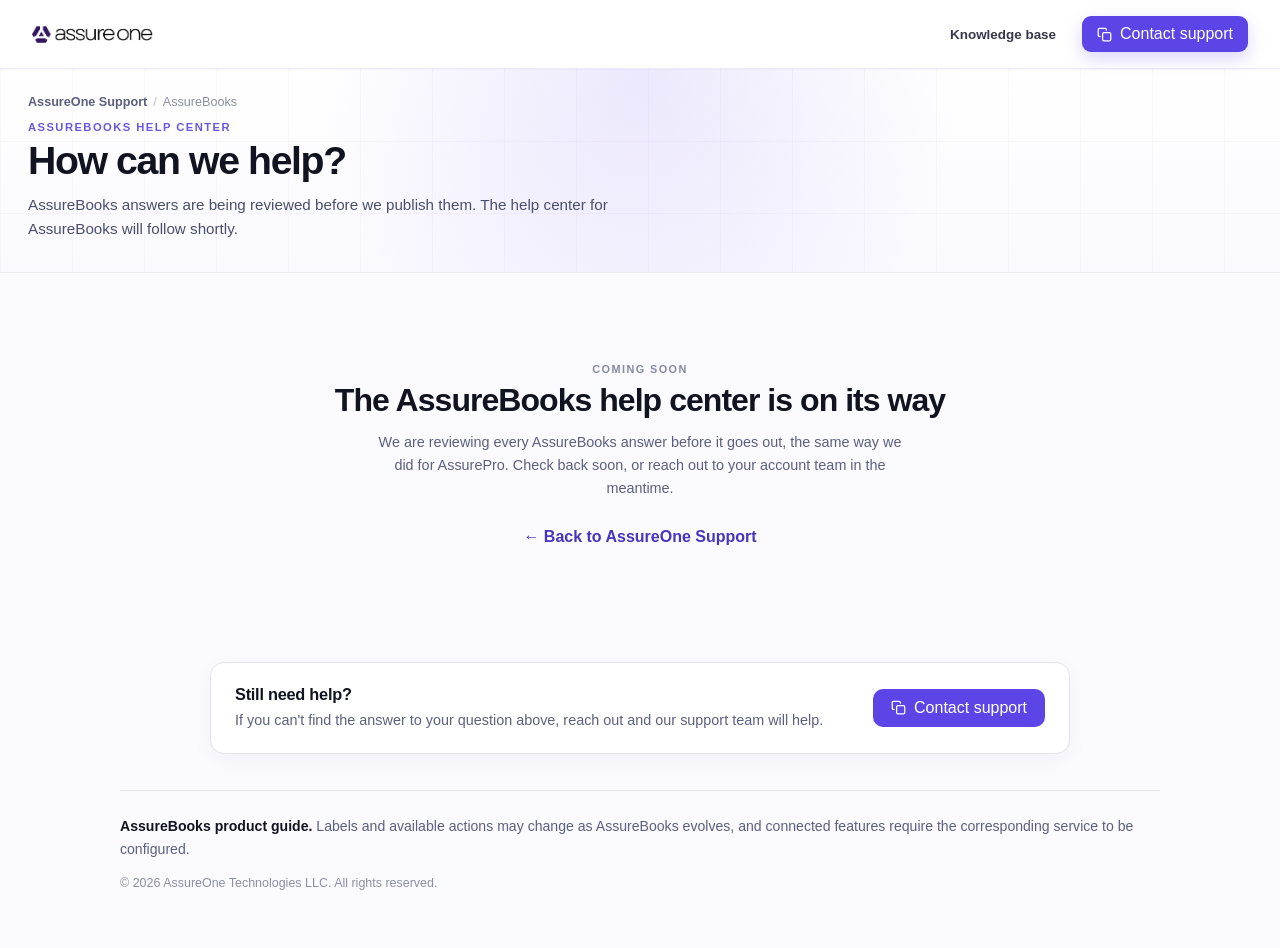
<file: assurebooks/index.html>
<!DOCTYPE html>
<html lang="en">
<head>
<meta charset="UTF-8">
<meta name="viewport" content="width=device-width, initial-scale=1.0">
<meta name="description" content="Verified answers about AssureBooks, part of the AssureOne suite.">
<title>AssureBooks FAQs | AssureOne</title>
<style>
:root{--night:#0d0f1f;--violet:#6957e5;--violet-dark:#4b3fb0;--ink:#181b32;--muted:#5b607e;--paper:#f7f7fb;--card:#fff;--rule:#e3e3ef;--soft:#efedff;--white:#f7f6fc;--font:Inter,-apple-system,BlinkMacSystemFont,"Segoe UI",sans-serif}
*{box-sizing:border-box}html{scroll-behavior:smooth}body{margin:0;background:var(--paper);color:var(--ink);font-family:var(--font);-webkit-font-smoothing:antialiased}button,input{font:inherit}
.topbar{background:#fff;border-bottom:1px solid var(--rule);position:sticky;top:0;z-index:10;box-shadow:0 2px 12px rgba(24,27,50,.05)}.topbar-inner{max-width:1040px;margin:auto;padding:12px 24px;display:flex;align-items:center}.brand-logo{display:block;width:auto;height:30px;max-width:190px}
.hero{position:relative;overflow:hidden;background:radial-gradient(circle at 82% 12%,rgba(105,87,229,.4),transparent 34%),linear-gradient(126deg,#0d0f1f 0 58%,#19163c 58% 72%,#4b3fb0 72% 76%,#151832 76%);color:var(--white);padding:56px 24px 62px}.hero:after{content:"";position:absolute;width:420px;height:18px;right:-100px;bottom:44px;transform:rotate(-18deg);background:linear-gradient(90deg,#7867ee,#fe7b58,#f3bc42);border-radius:999px;opacity:.9}.hero-inner{max-width:1040px;margin:auto;position:relative;z-index:1}.eyebrow{margin:0 0 12px;color:#c2bdf8;font-size:.78rem;font-weight:700;text-transform:uppercase;letter-spacing:.13em}h1{font-size:clamp(2.6rem,6vw,4.2rem);line-height:1.02;letter-spacing:-.05em;margin:0 0 16px}.lede{font-size:1.08rem;line-height:1.65;color:#c0c3d8;max-width:760px;margin:0}.lede strong{color:#fff;font-weight:600}
.page{max-width:1040px;margin:auto;padding:42px 24px 60px}.section-kicker{margin:0 0 7px;color:var(--violet-dark);font-size:.76rem;font-weight:800;text-transform:uppercase;letter-spacing:.12em}.section-title{font-size:clamp(1.45rem,3vw,2rem);letter-spacing:-.025em;margin:0}.section-copy{color:var(--muted);line-height:1.6;margin:8px 0 0}.category-browser{margin-bottom:38px}.category-grid{display:grid;grid-template-columns:repeat(3,minmax(0,1fr));gap:14px;margin-top:20px}.category-card{position:relative;text-align:left;border:1px solid var(--rule);background:var(--card);border-radius:14px;padding:20px;min-height:148px;color:var(--ink);cursor:pointer;box-shadow:0 6px 22px rgba(24,27,50,.045);transition:transform .18s ease,border-color .18s ease,box-shadow .18s ease}.category-card:hover,.category-card:focus-visible{transform:translateY(-2px);border-color:#c9c1ff;box-shadow:0 12px 28px rgba(51,42,121,.1);outline:none}.category-card.active{border-color:var(--violet);box-shadow:0 0 0 2px rgba(105,87,229,.12)}.category-top{display:flex;align-items:center;justify-content:space-between;gap:12px}.category-badge{display:grid;place-items:center;width:34px;height:34px;border-radius:10px;background:var(--soft);color:var(--violet-dark);font-size:.76rem;font-weight:800}.category-count{color:#8b8fa8;font-size:.78rem}.category-card strong{display:block;margin-top:0;font-size:1rem}.category-card small{display:block;color:var(--muted);font-size:.84rem;line-height:1.5;margin-top:6px}
.tools{position:sticky;top:55px;z-index:5;background:linear-gradient(var(--paper) 92%,rgba(247,247,251,0));padding:12px 0 18px}.search-wrap{position:relative}.search{width:100%;border:1px solid var(--rule);background:#fff;border-radius:12px;padding:14px 44px 14px 16px;color:var(--ink);outline:none;box-shadow:0 5px 18px rgba(24,27,50,.05)}.search:focus{border-color:var(--violet);box-shadow:0 0 0 3px rgba(105,87,229,.13)}.search-icon{position:absolute;right:16px;top:50%;transform:translateY(-50%);color:var(--violet-dark);font-size:1.1rem}.search-feedback{min-height:24px;margin:7px 2px 4px;color:var(--muted);font-size:.82rem}.filters{display:flex;gap:8px;overflow:auto;padding:4px 0 2px;scrollbar-width:none}.filters::-webkit-scrollbar{display:none}.filter{border:1px solid var(--rule);background:#fff;color:var(--muted);padding:8px 12px;border-radius:999px;font-size:.82rem;white-space:nowrap;cursor:pointer}.filter:hover,.filter.active{background:var(--soft);border-color:#cfc9ff;color:var(--violet-dark)}
.faq-area{max-width:860px;margin:auto}.results{font-size:.82rem;color:var(--muted);margin:0 0 10px}.faq-list{display:grid;gap:10px}.faq{border:1px solid var(--rule);border-radius:12px;background:#fff;box-shadow:0 3px 12px rgba(24,27,50,.025);overflow:hidden}.faq[hidden]{display:none}.faq summary{list-style:none;cursor:pointer;display:flex;justify-content:space-between;align-items:center;gap:18px;padding:18px 20px;font-size:1rem;font-weight:650;line-height:1.45}.faq summary::-webkit-details-marker{display:none}.faq summary:focus-visible{outline:2px solid var(--violet);outline-offset:-3px;border-radius:10px}.faq-icon{width:17px;height:17px;position:relative;flex:none}.faq-icon:before,.faq-icon:after{content:"";position:absolute;background:var(--violet-dark);transition:transform .18s ease}.faq-icon:before{width:17px;height:1.5px;left:0;top:8px}.faq-icon:after{width:1.5px;height:17px;left:8px;top:0}.faq[open] .faq-icon:after{transform:rotate(90deg) scaleY(0)}.faq[open] summary{background:#fbfaff}.answer{color:var(--muted);font-size:.96rem;line-height:1.72;padding:0 48px 22px 20px}.answer p{margin:0}.answer p+p{margin-top:12px}.answer-steps{margin:14px 0 0;padding-left:1.4rem}.answer-steps li{margin:.52rem 0;padding-left:.18rem}.empty{display:none;text-align:center;color:var(--muted);padding:42px 0}.footer{max-width:860px;border-top:1px solid var(--rule);margin:36px auto 0;padding-top:24px;color:var(--muted);font-size:.88rem;line-height:1.6}.footer strong{color:var(--ink)}
@media(max-width:820px){.category-grid{grid-template-columns:repeat(2,minmax(0,1fr))}.hero:after{opacity:.45}}
@media(max-width:600px){.hero{padding:44px 20px 54px}.hero:after{display:none}.page{padding:30px 18px 50px}.category-grid{grid-template-columns:1fr}.category-card{min-height:0}.tools{top:51px}.answer{padding-right:22px}}
@media(prefers-reduced-motion:reduce){html{scroll-behavior:auto}.faq-icon:before,.faq-icon:after{transition:none}}
.breadcrumb{margin:0 0 14px;font-size:.82rem;color:#a9ade0}.breadcrumb a{color:#c9c1ff;text-decoration:none;font-weight:600}.breadcrumb a:hover,.breadcrumb a:focus-visible{text-decoration:underline}.breadcrumb span{margin:0 6px;color:#6a6f99}


.help-cta{max-width:860px;margin:40px auto 0;border:1px solid var(--rule);background:var(--card);border-radius:14px;padding:22px 24px;display:flex;align-items:center;justify-content:space-between;gap:20px;flex-wrap:wrap;box-shadow:0 6px 22px rgba(24,27,50,.045)}.help-cta-wide{max-width:1040px}.help-cta strong{display:block;font-size:1.02rem;letter-spacing:-.015em}.help-cta p{margin:5px 0 0;color:var(--muted);font-size:.9rem;line-height:1.55}.help-cta-actions{display:flex;align-items:center;gap:10px;flex-wrap:wrap}.help-cta-mail{display:inline-block;background:var(--violet);color:#fff;text-decoration:none;font-weight:650;font-size:.92rem;padding:11px 18px;border-radius:10px;white-space:nowrap}.help-cta-mail:hover,.help-cta-mail:focus-visible{background:var(--violet-dark);outline:none}.help-cta-copy{display:inline-flex;align-items:center;gap:8px;background:var(--soft);border:1px solid #cfc9ff;color:var(--violet-dark);font:inherit;font-size:.92rem;font-weight:650;padding:10px 14px;border-radius:10px;cursor:pointer;white-space:nowrap}.help-cta-copy:hover,.help-cta-copy:focus-visible{background:#e7e3ff;outline:none}.help-cta-copy svg{width:15px;height:15px;flex:none}.help-cta-copy.copied{background:#e8f7ee;border-color:#a9dcbd;color:#1f7a45}@media(max-width:600px){.help-cta{padding:18px}.help-cta-actions{width:100%}.help-cta-mail,.help-cta-copy{width:100%;justify-content:center;text-align:center}}

/* Aligned with the knowledge-base design */
:root{--violet:#5c45e7;--violet-dark:#4735be;--ink:#111321;--paper:#fafaff;--hc-topbar-h:69px}

/* header: the hub's bar, with the same two actions on the right */
.topbar{background:rgba(255,255,255,.96);border-bottom:1px solid #ecebf3;box-shadow:none;position:sticky;top:0;z-index:30}
.topbar-inner{height:68px;max-width:1320px;padding:0 32px;gap:0}
.brand-logo{height:25px;max-width:165px}
.top-actions{margin-left:auto;display:flex;align-items:center;gap:26px}
.top-actions a{color:#36384b;text-decoration:none;font-size:.84rem;font-weight:600}
.top-actions a:hover,.top-actions a:focus-visible{color:var(--violet);outline:none}
.top-actions .top-support{display:inline-block;padding:10px 15px;border-radius:9px;background:var(--violet);color:#fff;box-shadow:0 7px 17px rgba(92,69,231,.22)}
.top-actions .top-support:hover,.top-actions .top-support:focus-visible{background:var(--violet-dark);color:#fff}

/* hero: the hub's light treatment instead of the dark gradient */
.hero{background:none;background-image:radial-gradient(circle at 50% 5%,rgba(111,83,234,.13),transparent 48%),linear-gradient(rgba(111,83,234,.045) 1px,transparent 1px),linear-gradient(90deg,rgba(111,83,234,.045) 1px,transparent 1px),linear-gradient(#fff,#faf9ff);background-size:auto,72px 72px,72px 72px,auto;border-bottom:1px solid #ecebf3;color:var(--ink);padding:26px 28px 30px}
.hero:after{display:none}
.hero-inner{max-width:1240px}
.breadcrumb{margin:0 0 12px;color:#8b8fa3;font-size:.79rem}
.breadcrumb a{color:#5b607e;font-weight:600;text-decoration:none}
.breadcrumb a:hover,.breadcrumb a:focus-visible{color:var(--violet);text-decoration:none;outline:none}
.breadcrumb span{color:#b9bccd}
.eyebrow{margin:0 0 6px;color:#6a58dc;font-size:.7rem}
.hero h1{font-size:clamp(1.7rem,3.1vw,2.45rem);line-height:1.12;letter-spacing:-.035em;margin:0 0 10px;color:var(--ink)}
.lede{color:#4a4f6b;font-size:.95rem;line-height:1.6;max-width:70ch}
.lede strong{color:var(--ink);font-weight:650}

/* body: the hub's widths, cards and search field */
.page{max-width:1240px;padding:30px 28px 54px}
.section-kicker{color:#8589a2;font-size:.68rem;font-weight:800;letter-spacing:.13em}
.section-title{letter-spacing:-.03em}
.section-copy{color:var(--muted);font-size:.9rem}
.category-card{border-color:#e2e1ec;border-radius:13px;box-shadow:0 4px 15px rgba(24,27,50,.035)}
.category-card:hover,.category-card:focus-visible{border-color:#c9c1ff;box-shadow:0 12px 28px rgba(51,42,121,.1)}
.tools{top:calc(var(--hc-topbar-h) + 6px);background:linear-gradient(var(--paper) 92%,rgba(250,250,255,0))}
.search{height:52px;border-color:#e0dfea;border-radius:11px;padding:0 44px 0 16px;font-size:.98rem;box-shadow:0 8px 24px rgba(5,6,21,.07)}
.faq{border-color:#e2e1ec;border-radius:13px;box-shadow:0 4px 15px rgba(24,27,50,.035)}

/* every answer links to its own page, so a reader can move between the
   quick accordion here and the full article view */
.answer-link{display:inline-flex;align-items:center;gap:6px;margin-top:14px;color:var(--violet-dark);text-decoration:none;font-size:.82rem;font-weight:700}
.answer-link:hover,.answer-link:focus-visible{color:var(--violet);outline:none}
.answer-link:after{content:"\2192"}

@media(max-width:900px){.top-actions{gap:14px}.top-actions a:not(.top-support){display:none}}
@media(max-width:720px){
  :root{--hc-topbar-h:61px}
  .topbar-inner{height:60px;padding:0 18px}
  .hero{padding:20px 18px 24px}
  .page{padding:24px 18px 44px}
  .tools{top:calc(var(--hc-topbar-h) + 4px)}
  .top-actions .top-support{padding:8px 11px;font-size:.76rem}
}

/* hdr-support:start */
/* header support control: open a mail app, or copy the address */
.hdr-support{position:relative;display:inline-flex;align-items:center;gap:7px}
.hdr-copy{display:grid;place-items:center;width:36px;height:36px;flex:none;padding:0;border:1px solid #cfc9ff;border-radius:9px;background:#efedff;color:#4735be;cursor:pointer;transition:background .15s ease,border-color .15s ease}
.hdr-copy:hover,.hdr-copy:focus-visible{background:#e2ddff;border-color:#b6acff;outline:none}
.hdr-copy svg{width:15px;height:15px;display:block}
.hdr-copy .hdr-copy-done{display:none}
.hdr-copy.copied{background:#e8f7ee;border-color:#a9dcbd;color:#1f7a45}
.hdr-copy.copied .hdr-copy-mark{display:none}
.hdr-copy.copied .hdr-copy-done{display:block}
.hdr-sr{position:absolute;width:1px;height:1px;padding:0;margin:-1px;overflow:hidden;clip:rect(0 0 0 0);white-space:nowrap;border:0}
/* The icon-only header button has no label to change, so it gets a small
   confirmation instead. */
.hdr-tip{position:absolute;top:calc(100% + 7px);right:0;z-index:50;padding:5px 9px;border-radius:7px;background:#1f7a45;color:#fff;font-size:.72rem;font-weight:700;white-space:nowrap;box-shadow:0 6px 16px rgba(24,27,50,.18);pointer-events:none}
.hdr-tip.bad{background:#8a3d2c}
@media(max-width:720px){.hdr-copy{width:32px;height:32px}.hdr-support{gap:6px}.hdr-tip{font-size:.7rem}}
/* hdr-support:end */
</style>
</head>
<body>
<nav class="topbar" aria-label="AssureOne"><div class="topbar-inner"><img class="brand-logo" src="[data-uri]" alt="AssureOne"><div class="top-actions"><a href="../index.html">Knowledge base</a><span class="hdr-support"><a class="top-support" href="mailto:support@assureone.ai">Contact support</a><button class="hdr-copy" type="button" title="Copy support@assureone.ai to clipboard" aria-label="Contact support address"><svg class="hdr-copy-mark" viewBox="0 0 24 24" fill="none" stroke="currentColor" stroke-width="2" stroke-linecap="round" stroke-linejoin="round" aria-hidden="true"><rect x="9" y="9" width="13" height="13" rx="2"></rect><path d="M5 15H4a2 2 0 0 1-2-2V4a2 2 0 0 1 2-2h9a2 2 0 0 1 2 2v1"></path></svg><svg class="hdr-copy-done" viewBox="0 0 24 24" fill="none" stroke="currentColor" stroke-width="2.4" stroke-linecap="round" stroke-linejoin="round" aria-hidden="true"><path d="M20 6 9 17l-5-5"></path></svg></button><span class="hdr-sr" role="status" aria-live="polite"></span></span></div></div></nav>
<header class="hero"><div class="hero-inner"><p class="breadcrumb"><a href="../index.html">AssureOne Support</a><span aria-hidden="true">/</span>AssureBooks</p><p class="eyebrow">AssureBooks help center</p><h1>How can we help?</h1><p class="lede">AssureBooks answers are being reviewed before we publish them. The help center for AssureBooks will follow shortly.</p></div></header>
<main class="page">
<section class="category-browser" aria-labelledby="browse-title" style="text-align:center;padding:60px 24px">
<p class="section-kicker">Coming soon</p>
<h2 class="section-title" id="browse-title">The AssureBooks help center is on its way</h2>
<p class="section-copy" style="max-width:540px;margin:12px auto 0">We are reviewing every AssureBooks answer before it goes out, the same way we did for AssurePro. Check back soon, or reach out to your account team in the meantime.</p>
<p style="margin-top:28px"><a href="../index.html" style="color:var(--violet-dark);font-weight:700;text-decoration:none">&larr; Back to AssureOne Support</a></p>
</section>
<section class="help-cta" aria-label="Contact support"><div><strong>Still need help?</strong><p>If you can't find the answer to your question above, reach out and our support team will help.</p></div><div class="help-cta-actions"><a class="help-cta-mail" href="mailto:support@assureone.ai">Email support</a><button class="help-cta-copy" type="button" title="Copy support@assureone.ai to clipboard"><svg viewBox="0 0 24 24" fill="none" stroke="currentColor" stroke-width="2" stroke-linecap="round" stroke-linejoin="round" aria-hidden="true"><rect x="9" y="9" width="13" height="13" rx="2"></rect><path d="M5 15H4a2 2 0 0 1-2-2V4a2 2 0 0 1 2-2h9a2 2 0 0 1 2 2v1"></path></svg><span class="help-cta-copy-label">support@assureone.ai</span></button></div></section>
<footer class="footer" style="max-width:1040px"><strong>AssureBooks product guide.</strong> Labels and available actions may change as AssureBooks evolves, and connected features require the corresponding service to be configured.<span class="site-copyright">&copy; 2026 AssureOne Technologies LLC. All rights reserved.</span></footer>
</main>
<!-- hdr-support:start --><script>
(function(){
  var EMAIL='support@assureone.ai';
  var TARGETS='.hdr-copy,.ar-help-copy,.help-cta-copy';

  // Synchronous, so it still holds the click's user activation.
  function copyNow(text){
    var field=document.createElement('textarea');
    field.value=text;
    field.setAttribute('readonly','');
    field.setAttribute('aria-hidden','true');
    field.style.position='fixed';
    field.style.left='-9999px';
    field.style.top='0';
    document.body.appendChild(field);

    // Put the caller's selection back afterwards, so copying from the header
    // does not wipe out text the reader had highlighted.
    var sel=document.getSelection();
    var previous=(sel&&sel.rangeCount)?sel.getRangeAt(0):null;

    field.focus({preventScroll:true});
    field.select();
    try{field.setSelectionRange(0,text.length);}catch(e){}  // iOS needs this

    var ok=false;
    try{ok=document.execCommand('copy');}catch(e){}

    document.body.removeChild(field);
    if(previous&&sel){try{sel.removeAllRanges();sel.addRange(previous);}catch(e){}}
    return ok;
  }

  document.querySelectorAll(TARGETS).forEach(function(btn){
    var label=btn.querySelector('.help-cta-copy-label,.ar-help-copy-label');
    var original=label?label.textContent:'';
    var tip=null, timer=null;

    function reset(){
      if(timer){clearTimeout(timer);timer=null;}
      btn.classList.remove('copied');
      btn.title='Copy '+EMAIL+' to clipboard';
      if(label) label.textContent=original;
      if(tip){tip.remove();tip=null;}
    }

    function show(message,good){
      if(timer) clearTimeout(timer);
      btn.classList.toggle('copied',good);
      btn.title=good?('Copied '+EMAIL):('Copy '+EMAIL+' to clipboard');
      if(label) label.textContent=good?'Copied':original;
      // A labelled button says it in the label; the icon-only header button
      // needs somewhere to say it.
      if(!label){
        if(!tip){
          tip=document.createElement('span');
          tip.className='hdr-tip';
          tip.setAttribute('role','status');
          btn.parentNode.appendChild(tip);
        }
        tip.textContent=message;
        tip.classList.toggle('bad',!good);
      }
      timer=setTimeout(reset,1600);
    }

    btn.addEventListener('click',function(e){
      e.preventDefault();
      if(copyNow(EMAIL)){show('Copied',true);return;}
      // Some browsers have retired execCommand; try the modern API next.
      if(navigator.clipboard&&navigator.clipboard.writeText){
        navigator.clipboard.writeText(EMAIL).then(
          function(){show('Copied',true);},
          function(){show('Press ⌘C',false);}
        );
      }else{
        show('Press ⌘C',false);
      }
    });
  });
})();
</script><!-- hdr-support:end -->
<!-- functional-polish:start -->
<style id="functional-polish">
.single-support-copy{appearance:none;border:0;cursor:pointer;font:inherit;line-height:1;white-space:nowrap}
.hdr-support .single-support-copy{display:inline-flex;align-items:center;justify-content:center;gap:8px}
.help-cta-actions .single-support-copy{display:inline-flex;align-items:center;justify-content:center;gap:8px}
.ar-help .single-support-copy,.hc-support .single-support-copy{display:flex;align-items:center;justify-content:center;gap:7px;width:100%}
.single-support-copy svg{width:15px;height:15px;flex:none}
.single-support-copy.copied{background:#16835c!important;color:#fff!important;box-shadow:0 7px 17px rgba(22,131,92,.18)!important}
.single-support-copy.copy-error{background:#8c493b!important;color:#fff!important}
.single-support-status{position:absolute;width:1px;height:1px;padding:0;margin:-1px;overflow:hidden;clip:rect(0,0,0,0);white-space:nowrap;border:0}

/* Keep the homepage discovery rail available while the article list scrolls. */
@media(min-width:981px){
  .hc-rail{position:sticky!important;top:calc(var(--hc-topbar-h) + 18px)!important;align-self:start;max-height:calc(100vh - var(--hc-topbar-h) - 34px)!important;overflow-y:auto!important;overscroll-behavior:contain;scrollbar-gutter:stable;padding-right:4px}
}

/* Focused article layout: section navigation + a generous reading column.
   Related content and support follow the answer instead of competing with it. */
.ar-side-more{width:100%;margin-top:8px;padding:8px 10px;border:1px solid #dedcea;border-radius:9px;background:#fff;color:var(--violet-dark);font:inherit;font-size:.76rem;font-weight:700;cursor:pointer}
.ar-side-more:hover,.ar-side-more:focus-visible{background:var(--soft);border-color:#cfc9ff;outline:none}
.ar-article-toolbar{display:flex;align-items:center;justify-content:space-between;gap:16px;margin-bottom:17px}
.ar-article-toolbar .ar-meta{margin:0}
.ar-copy-link{appearance:none;border:1px solid #dedcea;border-radius:8px;background:#fff;color:#555a74;padding:7px 10px;display:inline-flex;align-items:center;gap:6px;font:inherit;font-size:.74rem;font-weight:700;cursor:pointer;white-space:nowrap}
.ar-copy-link:hover,.ar-copy-link:focus-visible{background:var(--soft);border-color:#cfc9ff;color:var(--violet-dark);outline:none}
.ar-copy-link.copied{background:#e8f7ee;border-color:#a9dcbd;color:#1f7a45}
.ar-copy-link svg{width:13px;height:13px;flex:none}
.ar-copy-status{position:absolute;width:1px;height:1px;padding:0;margin:-1px;overflow:hidden;clip:rect(0,0,0,0);white-space:nowrap;border:0}

@media(min-width:981px){
  .ar-shell{max-width:1180px;grid-template-columns:218px minmax(0,1fr);gap:28px 32px}
  .ar-side{grid-column:1;grid-row:1 / span 2}
  #ar-main{grid-column:2;grid-row:1;min-width:0}
  .ar-rail{grid-column:2;grid-row:2;position:static;max-height:none;overflow:visible;display:grid;grid-template-columns:minmax(0,1.45fr) minmax(250px,.8fr);gap:14px;align-items:stretch}
  .ar-rail-card+.ar-rail-card{margin-top:0}
  .ar-doc{padding:40px 48px 42px}
  .ar-doc h1{font-size:clamp(1.9rem,3vw,2.45rem);max-width:22ch;margin-bottom:22px}
  .ar-prose{font-size:1.03rem;line-height:1.78;max-width:72ch}
  .ar-related{grid-template-columns:repeat(2,minmax(0,1fr));gap:8px}
  .ar-related a{border:1px solid #ecebf3!important;border-radius:9px;padding:11px!important;background:#fcfcff}
  .ar-related a:hover,.ar-related a:focus-visible{background:#f5f3ff}
  .ar-help{background:#181a35;border-color:#181a35;color:#fff;display:flex;flex-direction:column}
  .ar-help .ar-label{color:#aaa5e8}
  .ar-help p{color:#c4c6d7}
  .ar-help .single-support-copy{margin-top:auto}
}
@media(max-width:980px) and (min-width:761px){
  .ar-doc{padding:36px 40px}
  .ar-rail{margin-top:2px}
}
@media(max-width:600px){
  .help-cta-actions .single-support-copy{width:100%}
  .ar-article-toolbar{align-items:flex-start;flex-direction:column;gap:10px}
  .ar-copy-link{width:100%;justify-content:center}
  .ar-related{grid-template-columns:1fr}
}

/* One copyright line at the foot of every page. */
.site-copyright{display:block;color:#8b8fa3;font-size:.78rem;line-height:1.6}
.footer .site-copyright{margin-top:14px}
.site-footer{max-width:1240px;margin:34px auto 0;padding:20px 28px 42px;border-top:1px solid #ecebf3}
@media(max-width:760px){.site-footer{padding:18px 18px 34px}}
</style>
<script id="functional-polish-script">
(function(){
  var EMAIL='support@assureone.ai';
  var COPY='<svg viewBox="0 0 24 24" fill="none" stroke="currentColor" stroke-width="2" stroke-linecap="round" stroke-linejoin="round" aria-hidden="true"><rect x="9" y="9" width="13" height="13" rx="2"></rect><path d="M5 15H4a2 2 0 0 1-2-2V4a2 2 0 0 1 2-2h9a2 2 0 0 1 2 2v1"></path></svg>';
  var CHECK='<svg viewBox="0 0 24 24" fill="none" stroke="currentColor" stroke-width="2.5" stroke-linecap="round" stroke-linejoin="round" aria-hidden="true"><path d="m5 12 4 4L19 6"></path></svg>';

  function makeButton(source){
    var b=document.createElement('button');
    b.type='button';b.className=((source&&source.className)||'')+' single-support-copy';
    b.setAttribute('data-single-support-copy','');
    b.setAttribute('aria-label','Copy '+EMAIL+' to clipboard');
    b.innerHTML=COPY+'<span>Contact support</span><span class="single-support-status" role="status" aria-live="polite"></span>';
    return b;
  }

  function replaceContents(container,source){
    if(!container||container.querySelector('[data-single-support-copy]'))return;
    container.replaceChildren(makeButton(source));
  }

  function upgradeSupport(root){
    root=root||document;
    root.querySelectorAll('.hdr-support').forEach(function(box){replaceContents(box,box.querySelector('a,.hdr-copy'));});
    root.querySelectorAll('.help-cta-actions').forEach(function(box){replaceContents(box,box.querySelector('.help-cta-mail,.help-cta-copy'));});
    root.querySelectorAll('.ar-help').forEach(function(box){
      if(box.querySelector('[data-single-support-copy]'))return;
      var source=box.querySelector('.ar-help-mail,.ar-help-copy');
      box.querySelectorAll('.ar-help-mail,.ar-help-copy').forEach(function(n){n.remove();});
      box.appendChild(makeButton(source));
    });
    root.querySelectorAll('.hc-support').forEach(function(box){
      if(box.querySelector('[data-single-support-copy]'))return;
      var source=box.querySelector('a,button');
      box.querySelectorAll('a,button,.hc-copy-note').forEach(function(n){n.remove();});
      box.appendChild(makeButton(source));
    });
  }

  function fallbackCopy(text){
    var area=document.createElement('textarea');
    area.value=text;area.setAttribute('readonly','');area.setAttribute('aria-hidden','true');
    area.style.position='fixed';area.style.left='-9999px';area.style.top='0';area.style.opacity='0';
    document.body.appendChild(area);
    // Put back whatever the reader had highlighted.
    var sel=document.getSelection();
    var previous=(sel&&sel.rangeCount)?sel.getRangeAt(0):null;
    area.focus({preventScroll:true});area.select();
    try{area.setSelectionRange(0,text.length);}catch(e){}
    var ok=false;try{ok=document.execCommand('copy');}catch(e){}
    area.remove();
    if(previous&&sel){try{sel.removeAllRanges();sel.addRange(previous);}catch(e){}}
    return ok;
  }

  function setSupportState(btn,ok){
    btn.classList.toggle('copied',ok);btn.classList.toggle('copy-error',!ok);
    btn.innerHTML=(ok?CHECK:COPY)+'<span>'+(ok?'Copied':'Copy failed')+'</span><span class="single-support-status" role="status" aria-live="polite">'+(ok?EMAIL+' copied to clipboard':'Copy failed. Email address is '+EMAIL)+'</span>';
    clearTimeout(btn._supportTimer);
    btn._supportTimer=setTimeout(function(){
      btn.classList.remove('copied','copy-error');
      btn.innerHTML=COPY+'<span>Contact support</span><span class="single-support-status" role="status" aria-live="polite"></span>';
    },2200);
  }

  document.addEventListener('click',function(e){
    var support=e.target.closest('[data-single-support-copy]');
    if(support){
      e.preventDefault();
      // execCommand first, synchronously, while the click still grants
      // permission to copy; the async API is the second attempt.
      if(fallbackCopy(EMAIL)){setSupportState(support,true);}
      else if(navigator.clipboard&&navigator.clipboard.writeText){
        navigator.clipboard.writeText(EMAIL).then(function(){setSupportState(support,true);},function(){setSupportState(support,false);});
      }else setSupportState(support,false);
      return;
    }
    var link=e.target.closest('[data-copy-article-link]');
    if(link){
      e.preventDefault();
      var value=location.href;
      var done=function(ok){
        link.classList.toggle('copied',ok);
        link.innerHTML=(ok?CHECK:COPY)+'<span>'+(ok?'Link copied':'Copy link')+'</span><span class="ar-copy-status" role="status" aria-live="polite">'+(ok?'Article link copied':'Unable to copy article link')+'</span>';
        clearTimeout(link._linkTimer);
        link._linkTimer=setTimeout(function(){link.classList.remove('copied');link.innerHTML=COPY+'<span>Copy link</span><span class="ar-copy-status" role="status" aria-live="polite"></span>';},1800);
      };
      if(fallbackCopy(value)){done(true);}
      else if(navigator.clipboard&&navigator.clipboard.writeText)navigator.clipboard.writeText(value).then(function(){done(true);},function(){done(false);});
      else done(false);
    }
  });

  function refineNav(){
    var list=document.querySelector('.ar-side-list');
    if(!list||list.dataset.compact)return;
    var links=[].slice.call(list.querySelectorAll('a'));
    if(links.length<=9)return;
    list.dataset.compact='true';
    var current=links.findIndex(function(a){return a.getAttribute('aria-current')==='page';});
    if(current<0)current=0;
    var start=Math.max(0,Math.min(current-4,links.length-9)),end=start+9;
    links.forEach(function(a,i){a.hidden=i<start||i>=end;});
    var toggle=document.createElement('button');
    toggle.type='button';toggle.className='ar-side-more';toggle.setAttribute('aria-expanded','false');
    toggle.textContent='Show all '+links.length+' articles';
    toggle.addEventListener('click',function(){
      var open=toggle.getAttribute('aria-expanded')==='true';
      links.forEach(function(a,i){a.hidden=open&&(i<start||i>=end);});
      toggle.setAttribute('aria-expanded',String(!open));
      toggle.textContent=open?'Show all '+links.length+' articles':'Show fewer articles';
    });
    list.after(toggle);
  }

  function enhanceArticle(){
    var doc=document.querySelector('.ar-doc');
    if(!doc||doc.dataset.enhanced)return;
    doc.dataset.enhanced='true';
    var meta=doc.querySelector('.ar-meta');
    if(meta){
      var toolbar=document.createElement('div');toolbar.className='ar-article-toolbar';
      meta.before(toolbar);toolbar.appendChild(meta);
      var button=document.createElement('button');button.type='button';button.className='ar-copy-link';button.setAttribute('data-copy-article-link','');
      button.innerHTML=COPY+'<span>Copy link</span><span class="ar-copy-status" role="status" aria-live="polite"></span>';
      toolbar.appendChild(button);
    }
    var related=document.querySelector('.ar-rail-card:not(.ar-help) .ar-label');
    if(related)related.textContent='Related articles';
  }

  function apply(){
    upgradeSupport();refineNav();enhanceArticle();
  }
  apply();
  if(window.MutationObserver)new MutationObserver(apply).observe(document.body,{childList:true,subtree:true});
})();
</script>
<!-- functional-polish:end -->
<!-- clean-links:start --><script>
(function(){
  // Disk copies and simple local preview servers need the real .html files.
  // Vercel handles the extensionless routes after deployment.
  if(location.protocol==='file:' || location.hostname==='localhost' || location.hostname==='127.0.0.1' || location.hostname==='[::1]') return;

  function clean(href){
    var u;
    try{u=new URL(href,location.href);}catch(e){return href;}
    if(u.origin!==location.origin) return href;
    var p=u.pathname.replace(/\/index\.html$/,'/').replace(/\.html$/,'');
    if(p!=='/') p=p.replace(/\/$/,'');
    return p+u.search+u.hash;
  }

  function fix(root){
    if(!root||!root.querySelectorAll) return;
    var links=root.querySelectorAll?root.querySelectorAll('a[href]'):[];
    for(var i=0;i<links.length;i++){
      var a=links[i], h=a.getAttribute('href');
      if(!h||/^(?:[a-z][a-z0-9+.-]*:|\/\/|#)/i.test(h)) continue;
      var c=clean(h);
      if(c!==h) a.setAttribute('href',c);
    }
    if(root.matches&&root.matches('a[href]')) fix({querySelectorAll:function(){return [root];}});
  }

  function fixAll(){fix(document);}

  function enable(){
    if(document.readyState==='loading') document.addEventListener('DOMContentLoaded',fixAll);
    else fixAll();
    watch();
  }

  // Only rewrite if this host actually serves the clean paths. A plain static
  // server may not, and rewritten links would 404. If the page we are on is
  // already at a clean address the host clearly does; otherwise ask it.
  var here=location.pathname+location.search+location.hash;
  if(clean(here)===here){
    enable();
  }else if(window.fetch){
    fetch(clean(location.pathname),{method:'HEAD'}).then(function(r){
      if(r&&r.ok) enable();
    },function(){});
  }

  // The hub rebuilds its article list as the reader searches and filters, and
  // sets some hrefs from script, so watch for both.
  function watch(){
  if(window.MutationObserver){
    new MutationObserver(function(records){
      for(var i=0;i<records.length;i++){
        var r=records[i];
        if(r.type==='attributes'){
          var t=r.target, h=t.getAttribute&&t.getAttribute('href');
          if(h&&!/^(?:[a-z][a-z0-9+.-]*:|\/\/|#)/i.test(h)){
            var c=clean(h);
            // Rewriting to the same value would not fire again, so this ends.
            if(c!==h) t.setAttribute('href',c);
          }
        }else{
          for(var j=0;j<r.addedNodes.length;j++) fix(r.addedNodes[j]);
        }
      }
    }).observe(document.documentElement,
      {childList:true,subtree:true,attributes:true,attributeFilter:['href']});
  }
  }
})();
</script><!-- clean-links:end -->
</body>
</html>
</file>
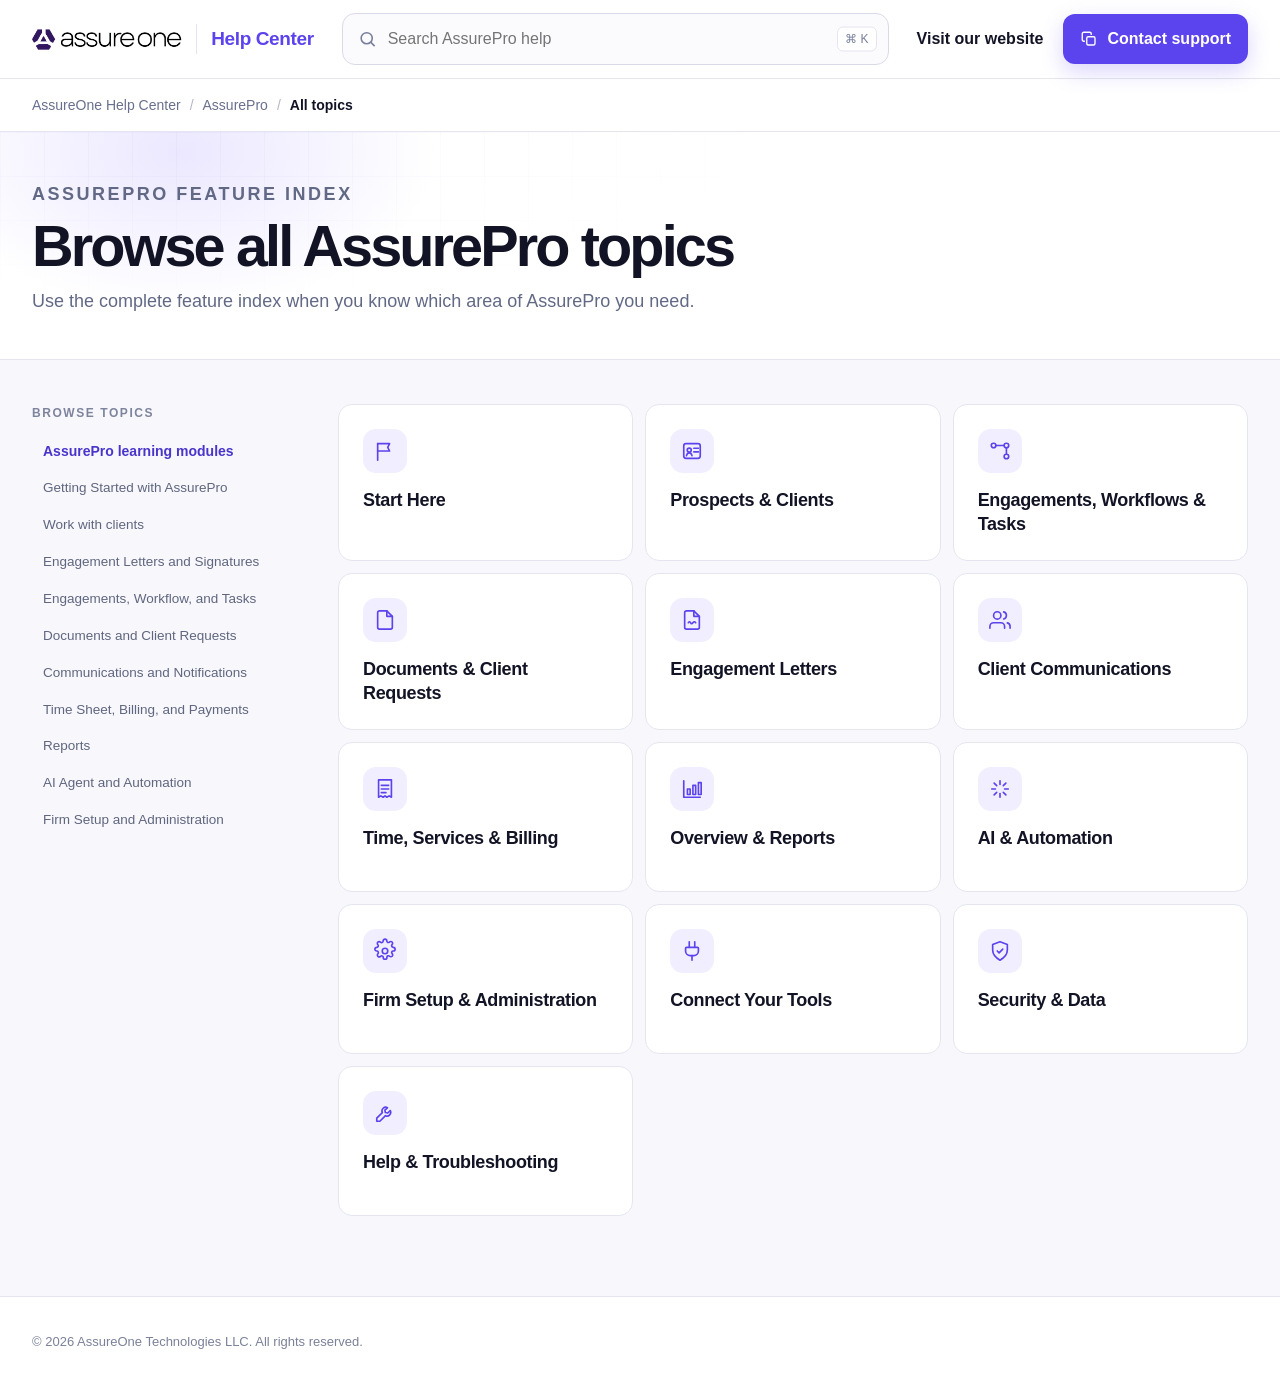
<file: assurepro/index.html>
<!DOCTYPE html>
<html lang="en">
<head>
<meta charset="UTF-8">
<meta name="viewport" content="width=device-width, initial-scale=1.0">
<meta name="description" content="Verified, client-ready answers about AssurePro practice management, client work, workflows, engagement letters, billing, communications, reporting, AI, and administration.">
<title>AssurePro FAQs | AssureOne</title>
<script>if(location.protocol!=="file:")location.replace("../category.html")</script>
<style>
:root{--night:#0d0f1f;--violet:#6957e5;--violet-dark:#4b3fb0;--ink:#181b32;--muted:#5b607e;--paper:#f7f7fb;--card:#fff;--rule:#e3e3ef;--soft:#efedff;--white:#f7f6fc;--font:Inter,-apple-system,BlinkMacSystemFont,"Segoe UI",sans-serif}
*{box-sizing:border-box}html{scroll-behavior:smooth}body{margin:0;background:var(--paper);color:var(--ink);font-family:var(--font);-webkit-font-smoothing:antialiased}button,input{font:inherit}
.topbar{background:#fff;border-bottom:1px solid var(--rule);position:sticky;top:0;z-index:10;box-shadow:0 2px 12px rgba(24,27,50,.05)}.topbar-inner{max-width:1040px;margin:auto;padding:12px 24px;display:flex;align-items:center}.brand-logo{display:block;width:auto;height:30px;max-width:190px}
.hero{position:relative;overflow:hidden;background:radial-gradient(circle at 82% 12%,rgba(105,87,229,.4),transparent 34%),linear-gradient(126deg,#0d0f1f 0 58%,#19163c 58% 72%,#4b3fb0 72% 76%,#151832 76%);color:var(--white);padding:56px 24px 62px}.hero:after{content:"";position:absolute;width:420px;height:18px;right:-100px;bottom:44px;transform:rotate(-18deg);background:linear-gradient(90deg,#7867ee,#fe7b58,#f3bc42);border-radius:999px;opacity:.9}.hero-inner{max-width:1040px;margin:auto;position:relative;z-index:1}.eyebrow{margin:0 0 12px;color:#c2bdf8;font-size:.78rem;font-weight:700;text-transform:uppercase;letter-spacing:.13em}h1{font-size:clamp(2.6rem,6vw,4.2rem);line-height:1.02;letter-spacing:-.05em;margin:0 0 16px}.lede{font-size:1.08rem;line-height:1.65;color:#c0c3d8;max-width:760px;margin:0}.lede strong{color:#fff;font-weight:600}
.page{max-width:1040px;margin:auto;padding:42px 24px 60px}.section-kicker{margin:0 0 7px;color:var(--violet-dark);font-size:.76rem;font-weight:800;text-transform:uppercase;letter-spacing:.12em}.section-title{font-size:clamp(1.45rem,3vw,2rem);letter-spacing:-.025em;margin:0}.section-copy{color:var(--muted);line-height:1.6;margin:8px 0 0}.category-browser{margin-bottom:38px}.category-grid{display:grid;grid-template-columns:repeat(3,minmax(0,1fr));gap:14px;margin-top:20px}.category-card{position:relative;text-align:left;border:1px solid var(--rule);background:var(--card);border-radius:14px;padding:20px;min-height:148px;color:var(--ink);cursor:pointer;box-shadow:0 6px 22px rgba(24,27,50,.045);transition:transform .18s ease,border-color .18s ease,box-shadow .18s ease}.category-card:hover,.category-card:focus-visible{transform:translateY(-2px);border-color:#c9c1ff;box-shadow:0 12px 28px rgba(51,42,121,.1);outline:none}.category-card.active{border-color:var(--violet);box-shadow:0 0 0 2px rgba(105,87,229,.12)}.category-top{display:flex;align-items:center;justify-content:space-between;gap:12px}.category-badge{display:grid;place-items:center;width:34px;height:34px;border-radius:10px;background:var(--soft);color:var(--violet-dark);font-size:.76rem;font-weight:800}.category-count{color:#8b8fa8;font-size:.78rem}.category-card strong{display:block;margin-top:0;font-size:1rem}.category-card small{display:block;color:var(--muted);font-size:.84rem;line-height:1.5;margin-top:6px}
.tools{position:sticky;top:55px;z-index:5;background:linear-gradient(var(--paper) 92%,rgba(247,247,251,0));padding:12px 0 18px}.search-wrap{position:relative}.search{width:100%;border:1px solid var(--rule);background:#fff;border-radius:12px;padding:14px 44px 14px 16px;color:var(--ink);outline:none;box-shadow:0 5px 18px rgba(24,27,50,.05)}.search:focus{border-color:var(--violet);box-shadow:0 0 0 3px rgba(105,87,229,.13)}.search-icon{position:absolute;right:16px;top:50%;transform:translateY(-50%);color:var(--violet-dark);font-size:1.1rem}.search-feedback{min-height:24px;margin:7px 2px 4px;color:var(--muted);font-size:.82rem}.filters{display:flex;gap:8px;overflow:auto;padding:4px 0 2px;scrollbar-width:none}.filters::-webkit-scrollbar{display:none}.filter{border:1px solid var(--rule);background:#fff;color:var(--muted);padding:8px 12px;border-radius:999px;font-size:.82rem;white-space:nowrap;cursor:pointer}.filter:hover,.filter.active{background:var(--soft);border-color:#cfc9ff;color:var(--violet-dark)}
.faq-area{max-width:860px;margin:auto}.results{font-size:.82rem;color:var(--muted);margin:0 0 10px}.faq-list{display:grid;gap:10px}.faq{border:1px solid var(--rule);border-radius:12px;background:#fff;box-shadow:0 3px 12px rgba(24,27,50,.025);overflow:hidden}.faq[hidden]{display:none}.faq summary{list-style:none;cursor:pointer;display:flex;justify-content:space-between;align-items:center;gap:18px;padding:18px 20px;font-size:1rem;font-weight:650;line-height:1.45}.faq summary::-webkit-details-marker{display:none}.faq summary:focus-visible{outline:2px solid var(--violet);outline-offset:-3px;border-radius:10px}.faq-icon{width:17px;height:17px;position:relative;flex:none}.faq-icon:before,.faq-icon:after{content:"";position:absolute;background:var(--violet-dark);transition:transform .18s ease}.faq-icon:before{width:17px;height:1.5px;left:0;top:8px}.faq-icon:after{width:1.5px;height:17px;left:8px;top:0}.faq[open] .faq-icon:after{transform:rotate(90deg) scaleY(0)}.faq[open] summary{background:#fbfaff}.answer{color:var(--muted);font-size:.96rem;line-height:1.72;padding:0 48px 22px 20px}.answer p{margin:0}.answer p+p{margin-top:12px}.answer-steps{margin:14px 0 0;padding-left:1.4rem}.answer-steps li{margin:.52rem 0;padding-left:.18rem}.empty{display:none;text-align:center;color:var(--muted);padding:42px 0}.footer{max-width:860px;border-top:1px solid var(--rule);margin:36px auto 0;padding-top:24px;color:var(--muted);font-size:.88rem;line-height:1.6}.footer strong{color:var(--ink)}
@media(max-width:820px){.category-grid{grid-template-columns:repeat(2,minmax(0,1fr))}.hero:after{opacity:.45}}
@media(max-width:600px){.hero{padding:44px 20px 54px}.hero:after{display:none}.page{padding:30px 18px 50px}.category-grid{grid-template-columns:1fr}.category-card{min-height:0}.tools{top:51px}.answer{padding-right:22px}}
@media(prefers-reduced-motion:reduce){html{scroll-behavior:auto}.faq-icon:before,.faq-icon:after{transition:none}}
.breadcrumb{margin:0 0 14px;font-size:.82rem;color:#a9ade0}.breadcrumb a{color:#c9c1ff;text-decoration:none;font-weight:600}.breadcrumb a:hover,.breadcrumb a:focus-visible{text-decoration:underline}.breadcrumb span{margin:0 6px;color:#6a6f99}


.help-cta{max-width:860px;margin:40px auto 0;border:1px solid var(--rule);background:var(--card);border-radius:14px;padding:22px 24px;display:flex;align-items:center;justify-content:space-between;gap:20px;flex-wrap:wrap;box-shadow:0 6px 22px rgba(24,27,50,.045)}.help-cta-wide{max-width:1040px}.help-cta strong{display:block;font-size:1.02rem;letter-spacing:-.015em}.help-cta p{margin:5px 0 0;color:var(--muted);font-size:.9rem;line-height:1.55}.help-cta-actions{display:flex;align-items:center;gap:10px;flex-wrap:wrap}.help-cta-mail{display:inline-block;background:var(--violet);color:#fff;text-decoration:none;font-weight:650;font-size:.92rem;padding:11px 18px;border-radius:10px;white-space:nowrap}.help-cta-mail:hover,.help-cta-mail:focus-visible{background:var(--violet-dark);outline:none}.help-cta-copy{display:inline-flex;align-items:center;gap:8px;background:var(--soft);border:1px solid #cfc9ff;color:var(--violet-dark);font:inherit;font-size:.92rem;font-weight:650;padding:10px 14px;border-radius:10px;cursor:pointer;white-space:nowrap}.help-cta-copy:hover,.help-cta-copy:focus-visible{background:#e7e3ff;outline:none}.help-cta-copy svg{width:15px;height:15px;flex:none}.help-cta-copy.copied{background:#e8f7ee;border-color:#a9dcbd;color:#1f7a45}@media(max-width:600px){.help-cta{padding:18px}.help-cta-actions{width:100%}.help-cta-mail,.help-cta-copy{width:100%;justify-content:center;text-align:center}}

/* Aligned with the knowledge-base design */
:root{--violet:#5c45e7;--violet-dark:#4735be;--ink:#111321;--paper:#fafaff;--hc-topbar-h:69px}

/* header: the hub's bar, with the same two actions on the right */
.topbar{background:rgba(255,255,255,.96);border-bottom:1px solid #ecebf3;box-shadow:none;position:sticky;top:0;z-index:30}
.topbar-inner{height:68px;max-width:1320px;padding:0 32px;gap:0}
.brand-logo{height:25px;max-width:165px}
.top-actions{margin-left:auto;display:flex;align-items:center;gap:26px}
.top-actions a{color:#36384b;text-decoration:none;font-size:.84rem;font-weight:600}
.top-actions a:hover,.top-actions a:focus-visible{color:var(--violet);outline:none}
.top-actions .top-support{display:inline-block;padding:10px 15px;border-radius:9px;background:var(--violet);color:#fff;box-shadow:0 7px 17px rgba(92,69,231,.22)}
.top-actions .top-support:hover,.top-actions .top-support:focus-visible{background:var(--violet-dark);color:#fff}

/* hero: the hub's light treatment instead of the dark gradient */
.hero{background:none;background-image:radial-gradient(circle at 50% 5%,rgba(111,83,234,.13),transparent 48%),linear-gradient(rgba(111,83,234,.045) 1px,transparent 1px),linear-gradient(90deg,rgba(111,83,234,.045) 1px,transparent 1px),linear-gradient(#fff,#faf9ff);background-size:auto,72px 72px,72px 72px,auto;border-bottom:1px solid #ecebf3;color:var(--ink);padding:26px 28px 30px}
.hero:after{display:none}
.hero-inner{max-width:1240px}
.breadcrumb{margin:0 0 12px;color:#8b8fa3;font-size:.79rem}
.breadcrumb a{color:#5b607e;font-weight:600;text-decoration:none}
.breadcrumb a:hover,.breadcrumb a:focus-visible{color:var(--violet);text-decoration:none;outline:none}
.breadcrumb span{color:#b9bccd}
.eyebrow{margin:0 0 6px;color:#6a58dc;font-size:.7rem}
.hero h1{font-size:clamp(1.7rem,3.1vw,2.45rem);line-height:1.12;letter-spacing:-.035em;margin:0 0 10px;color:var(--ink)}
.lede{color:#4a4f6b;font-size:.95rem;line-height:1.6;max-width:70ch}
.lede strong{color:var(--ink);font-weight:650}

/* body: the hub's widths, cards and search field */
.page{max-width:1240px;padding:30px 28px 54px}
.section-kicker{color:#8589a2;font-size:.68rem;font-weight:800;letter-spacing:.13em}
.section-title{letter-spacing:-.03em}
.section-copy{color:var(--muted);font-size:.9rem}
.category-card{border-color:#e2e1ec;border-radius:13px;box-shadow:0 4px 15px rgba(24,27,50,.035)}
.category-card:hover,.category-card:focus-visible{border-color:#c9c1ff;box-shadow:0 12px 28px rgba(51,42,121,.1)}
.tools{top:calc(var(--hc-topbar-h) + 6px);background:linear-gradient(var(--paper) 92%,rgba(250,250,255,0))}
.search{height:52px;border-color:#e0dfea;border-radius:11px;padding:0 44px 0 16px;font-size:.98rem;box-shadow:0 8px 24px rgba(5,6,21,.07)}
.faq{border-color:#e2e1ec;border-radius:13px;box-shadow:0 4px 15px rgba(24,27,50,.035)}

/* every answer links to its own page, so a reader can move between the
   quick accordion here and the full article view */
.answer-link{display:inline-flex;align-items:center;gap:6px;margin-top:14px;color:var(--violet-dark);text-decoration:none;font-size:.82rem;font-weight:700}
.answer-link:hover,.answer-link:focus-visible{color:var(--violet);outline:none}
.answer-link:after{content:"\2192"}

@media(max-width:900px){.top-actions{gap:14px}.top-actions a:not(.top-support){display:none}}
@media(max-width:720px){
  :root{--hc-topbar-h:61px}
  .topbar-inner{height:60px;padding:0 18px}
  .hero{padding:20px 18px 24px}
  .page{padding:24px 18px 44px}
  .tools{top:calc(var(--hc-topbar-h) + 4px)}
  .top-actions .top-support{padding:8px 11px;font-size:.76rem}
}

/* hdr-support:start */
/* header support control: open a mail app, or copy the address */
.hdr-support{position:relative;display:inline-flex;align-items:center;gap:7px}
.hdr-copy{display:grid;place-items:center;width:36px;height:36px;flex:none;padding:0;border:1px solid #cfc9ff;border-radius:9px;background:#efedff;color:#4735be;cursor:pointer;transition:background .15s ease,border-color .15s ease}
.hdr-copy:hover,.hdr-copy:focus-visible{background:#e2ddff;border-color:#b6acff;outline:none}
.hdr-copy svg{width:15px;height:15px;display:block}
.hdr-copy .hdr-copy-done{display:none}
.hdr-copy.copied{background:#e8f7ee;border-color:#a9dcbd;color:#1f7a45}
.hdr-copy.copied .hdr-copy-mark{display:none}
.hdr-copy.copied .hdr-copy-done{display:block}
.hdr-sr{position:absolute;width:1px;height:1px;padding:0;margin:-1px;overflow:hidden;clip:rect(0 0 0 0);white-space:nowrap;border:0}
/* The icon-only header button has no label to change, so it gets a small
   confirmation instead. */
.hdr-tip{position:absolute;top:calc(100% + 7px);right:0;z-index:50;padding:5px 9px;border-radius:7px;background:#1f7a45;color:#fff;font-size:.72rem;font-weight:700;white-space:nowrap;box-shadow:0 6px 16px rgba(24,27,50,.18);pointer-events:none}
.hdr-tip.bad{background:#8a3d2c}
@media(max-width:720px){.hdr-copy{width:32px;height:32px}.hdr-support{gap:6px}.hdr-tip{font-size:.7rem}}
/* hdr-support:end */
</style>
</head>
<body>
<nav class="topbar" aria-label="AssureOne"><div class="topbar-inner"><img class="brand-logo" src="[data-uri]" alt="AssureOne"><div class="top-actions"><a href="../index.html">Knowledge base</a><span class="hdr-support"><a class="top-support" href="mailto:support@assureone.ai">Contact support</a><button class="hdr-copy" type="button" title="Copy support@assureone.ai to clipboard" aria-label="Contact support address"><svg class="hdr-copy-mark" viewBox="0 0 24 24" fill="none" stroke="currentColor" stroke-width="2" stroke-linecap="round" stroke-linejoin="round" aria-hidden="true"><rect x="9" y="9" width="13" height="13" rx="2"></rect><path d="M5 15H4a2 2 0 0 1-2-2V4a2 2 0 0 1 2-2h9a2 2 0 0 1 2 2v1"></path></svg><svg class="hdr-copy-done" viewBox="0 0 24 24" fill="none" stroke="currentColor" stroke-width="2.4" stroke-linecap="round" stroke-linejoin="round" aria-hidden="true"><path d="M20 6 9 17l-5-5"></path></svg></button><span class="hdr-sr" role="status" aria-live="polite"></span></span></div></div></nav>
<header class="hero"><div class="hero-inner"><p class="breadcrumb"><a href="../index.html">AssureOne Support</a><span aria-hidden="true">/</span>AssurePro</p><p class="eyebrow">AssurePro help center</p><h1>How can we help?</h1><p class="lede"><strong>Find precise answers about AssurePro.</strong> Browse setup, clients, prospects, documents, engagements, workflows, time, billing, communications, reports, AI, integrations, and security.</p></div></header>
<main class="page">
<section class="category-browser" aria-labelledby="browse-title"><p class="section-kicker">Explore the platform</p><h2 class="section-title" id="browse-title">Browse AssurePro by topic</h2><p class="section-copy">Choose an area to find the questions and guidance for that part of the platform.</p><div class="category-grid" id="category-grid"></div></section>
<div class="faq-area" id="answers"><div class="tools"><div class="search-wrap"><label for="faq-search" style="position:absolute;width:1px;height:1px;overflow:hidden;clip:rect(0,0,0,0)">Search AssurePro help</label><input id="faq-search" class="search" type="search" placeholder="Search for answers — for example, “create a client”" autocomplete="off"><span class="search-icon" aria-hidden="true">⌕</span></div><p class="search-feedback" id="hero-result-count">Search all AssurePro questions.</p><div class="filters" aria-label="Filter questions" id="faq-filters"></div></div>
<p class="results" aria-live="polite"></p>
<section class="faq-list" aria-label="AssurePro frequently asked questions" id="faq-list"></section>
<p class="empty">No questions match your search. Try a different word or category.</p></div>

<section class="help-cta" aria-label="Contact support"><div><strong>Still need help?</strong><p>If you can't find the answer to your question above, reach out and our support team will help.</p></div><div class="help-cta-actions"><a class="help-cta-mail" href="mailto:support@assureone.ai">Email support</a><button class="help-cta-copy" type="button" title="Copy support@assureone.ai to clipboard"><svg viewBox="0 0 24 24" fill="none" stroke="currentColor" stroke-width="2" stroke-linecap="round" stroke-linejoin="round" aria-hidden="true"><rect x="9" y="9" width="13" height="13" rx="2"></rect><path d="M5 15H4a2 2 0 0 1-2-2V4a2 2 0 0 1 2-2h9a2 2 0 0 1 2 2v1"></path></svg><span class="help-cta-copy-label">support@assureone.ai</span></button></div></section>
<footer class="footer"><strong>AssurePro product guide.</strong> Labels and available actions may change as AssurePro evolves, and connected features require the corresponding service to be configured.<span class="site-copyright">&copy; 2026 AssureOne Technologies LLC. All rights reserved.</span></footer>
</main>
<script>
const CATEGORIES=[["all","All questions"],["platform","Platform"],["dashboard","Dashboard"],["setup","Settings"],["clients","Clients & prospects"],["documents","Documents"],["workflow","Workflow"],["time","Time Sheet"],["engagements","Engagement letters"],["billing","Billing & services"],["communications","Communications"],["reporting","Reporting"],["ai","AI"],["integrations","Integrations & security"]];
const FILTERS=[...CATEGORIES];
const CATEGORY_META={dashboard:"Understand the Overview dashboard, its widgets, and building or sharing your own.",platform:"Understand AssureOne, AssurePro, navigation, search, and Overview.",setup:"Configure the firm, team, work, money, communications, access, and reusable defaults.",clients:"Create and manage clients, contacts, related entities, prospects, pipelines, and custom fields.",documents:"Organize workspaces, folders, requests, uploads, and cloud imports.",workflow:"Configure workflows, create engagements, manage stages, tasks, assignments, and recurring work.",time:"Record, review, group, export, and invoice staff time while monitoring team workload.",engagements:"Create, price, preview, send, sign, and audit engagement-letter packages.",billing:"Manage services, invoices, payments, subscriptions, and referrals.",communications:"Use chat, email, SMS, calls, reminders, templates, and calendars.",reporting:"Review standard reports and build dashboards from report widgets.",ai:"Use the AssurePro Agent, daily briefing, memory, and AI credit reporting.",integrations:"Connect external services and manage access, credentials, and security."};
const ARTICLE_IDS={"AssurePro explained":"pro-what-is-assurepro-1","AssurePro and AssureBooks compared":"pro-is-assurepro-the-firm-s-practice-management-system-or-a-bookkeeping-sy-2","Overview dashboard explained":"pro-what-is-on-the-assurepro-overview-3","Customize your Overview":"pro-can-the-overview-dashboard-be-customized-4","Use Global Search":"pro-how-do-i-find-information-or-start-common-work-quickly-5","Create records from the + New menu":"pro-how-do-i-create-a-new-record-quickly-173","Sign in to AssurePro":"pro-where-do-firm-users-sign-in-7","Contact AssureOne Support":"pro-what-support-channels-are-available-if-we-run-into-an-issue-9","Review recent activity across the firm":"pro-is-there-an-audit-log-of-staff-actions-across-the-firm-10","Settings overview":"pro-what-is-included-in-assurepro-settings-11","Find a particular setting":"pro-how-do-i-find-a-particular-setting-12","Firm administrator setup checklist":"pro-what-should-an-administrator-configure-first-13","Complete your Firm Profile":"pro-what-can-we-maintain-in-firm-profile-14","Configure the Client Portal address":"pro-how-is-the-client-portal-address-configured-15","Teams and Roles explained":"pro-how-are-teams-members-invitations-and-roles-managed-16","Configure a Team":"pro-what-can-be-configured-for-a-team-17","Configure Team permissions":"pro-how-granular-are-team-permissions-18","Review members and invitations":"pro-how-do-administrators-review-members-and-invitations-19","Invite a firm user":"pro-how-do-i-invite-a-team-member-20","Engagement Types explained":"pro-what-are-engagement-types-21","Configure Custom Fields for an Engagement Type":"pro-how-do-i-configure-an-engagement-type-s-context-fields-22","Onboarding Defaults explained":"pro-what-are-onboarding-defaults-23","Create and manage Tags":"pro-how-are-tags-created-and-maintained-24","Configure your notification preferences":"pro-how-do-i-configure-personal-notification-preferences-25","Report Alerts explained":"pro-how-do-report-alerts-work-26","Template Library explained":"pro-what-is-in-the-template-library-27","Find a Template Library item":"pro-how-do-i-find-the-right-template-library-item-28","Add and edit a Template Library item":"pro-how-is-a-template-library-item-added-and-edited-29","Template Library types explained":"pro-what-does-each-template-library-type-provide-30","Add a Client directly":"pro-how-is-a-new-client-added-directly-31","Ways to add a Client":"pro-what-are-all-the-ways-to-add-a-client-32","Convert a Prospect into a Client":"pro-how-do-i-convert-a-prospect-into-a-client-33","Import multiple Clients":"pro-how-do-i-import-multiple-clients-34","Create a Client while starting an Engagement":"pro-can-i-create-a-client-while-starting-an-engagement-35","Client Workspace explained":"pro-what-can-staff-see-in-a-client-workspace-36","Work with the Client Info tab":"pro-what-information-is-kept-on-the-client-info-tab-37","Add multiple contacts to a Client":"pro-can-a-client-have-multiple-contacts-and-relationship-details-38","Complete a Client profile":"pro-how-does-assurepro-help-complete-a-client-profile-39","Resend a Client Portal invitation":"pro-can-a-portal-invitation-be-sent-again-40","Client Portal activities explained":"pro-what-can-a-client-do-through-the-client-portal-41","Client Portal sign-in explained":"pro-does-a-client-set-a-password-for-the-client-portal-or-use-a-passwordle-42","Client Portal mobile access explained":"pro-is-there-a-mobile-app-for-clients-43","Migrate Client data from previous software":"pro-can-we-migrate-data-from-our-previous-practice-management-software-44","AssurePro CRM capabilities explained":"pro-does-assurepro-include-crm-capabilities-45","Prospect Pipeline explained":"pro-how-are-prospects-managed-before-they-become-clients-46","Add a Prospect":"pro-how-do-i-create-a-prospect-47","Prospect information explained":"pro-what-information-can-be-captured-for-a-prospect-48","Manage work from a Prospect record":"pro-what-work-can-be-managed-from-a-prospect-record-49","Document Workspace explained":"pro-how-are-documents-organized-across-the-firm-50","Standardize folder structures with Templates":"pro-can-firms-standardize-folder-structures-and-document-labels-51","Create or update a Folder Template":"pro-how-do-i-create-or-update-a-folder-template-52","Configure Document Types":"pro-what-can-be-configured-for-document-types-53","Set up Work Types":"pro-what-is-available-under-work-types-in-documents-settings-54","Apply a Folder Template to a Client":"pro-how-is-a-folder-template-applied-to-a-client-55","Request Documents from a Client":"pro-how-do-i-request-documents-from-a-client-56","Follow up on an unanswered Document Request":"pro-what-happens-if-a-client-doesn-t-respond-to-a-document-request-57","Request, Import, and Upload explained":"pro-what-is-the-difference-between-request-import-and-upload-58","Upload a Document to a Client Workspace":"pro-how-do-i-upload-a-document-to-a-client-workspace-59","Import Documents from Dropbox or OneDrive":"pro-how-do-i-import-documents-from-dropbox-or-onedrive-60","Find a file or review outstanding requests":"pro-how-do-i-find-a-file-or-review-outstanding-requests-61","Organize Client Documents by tax year or period":"pro-can-client-documents-be-organized-by-tax-year-or-reporting-period-62","Import Documents from cloud storage":"pro-can-documents-be-brought-in-from-cloud-storage-63","Engagement Workflow views explained":"pro-what-views-are-available-for-engagement-work-64","Work with the Workflow board":"pro-what-does-the-workflow-board-show-65","Configure an Engagement Workflow":"pro-how-are-engagement-workflows-configured-66","Create a Workflow":"pro-how-do-i-create-a-workflow-67","Configure Workflow Task Templates":"pro-what-can-be-configured-on-workflow-task-templates-68","Firm SOPs explained":"pro-what-is-firm-sop-and-how-is-it-managed-69","Create an Engagement":"pro-how-is-a-new-engagement-created-70","Choose the right Workflow view":"pro-how-should-staff-use-board-list-and-tasks-views-71","Set up a recurring Engagement":"pro-can-an-engagement-repeat-72","Track Tasks":"pro-how-are-tasks-tracked-73","Time Tracker explained":"pro-how-does-the-time-tracker-work-74","Add a Time Entry manually":"pro-can-time-be-entered-manually-instead-of-using-the-timer-75","Workload, capacity, and budget oversight explained":"pro-how-does-assurepro-support-workload-capacity-and-budget-oversight-76","Work with the Time Sheet":"pro-what-can-we-do-in-time-sheet-77","Manage Standard Operating Procedures":"pro-can-standard-operating-procedures-be-managed-in-assurepro-78","Start a new signing package":"pro-how-can-a-new-signing-package-be-started-80","Engagement Letter builder steps explained":"pro-what-are-the-main-steps-in-the-engagement-letter-builder-81","Create and send an Engagement Letter":"pro-how-do-i-create-and-send-an-engagement-letter-82","Send Engagement Letters in bulk":"pro-can-engagement-letters-be-created-and-sent-in-bulk-83","Present Services in a signing package":"pro-how-can-services-be-presented-to-a-client-in-a-signing-package-84","Add multiple recipients to a package":"pro-can-a-package-include-more-than-one-recipient-85","Customize the introduction and Agreement terms":"pro-can-the-firm-customize-the-introduction-and-agreement-terms-86","Before you send a signing package":"pro-what-is-checked-before-a-package-is-sent-87","Automate Engagement Letter Reminders":"pro-can-assurepro-remind-a-client-to-sign-an-engagement-letter-88","Track Engagement Letter signing status":"pro-which-signing-statuses-can-staff-track-89","Engagement Letter signing process explained":"pro-how-does-the-engagement-letter-signature-process-work-90","Review Engagement Letter magic link and audit log":"pro-what-are-the-magic-link-and-audit-log-for-a-sent-engagement-letter-91","Sign an Engagement Letter from a mobile device":"pro-can-a-client-sign-an-engagement-letter-from-a-mobile-device-92","Billing module explained":"pro-how-is-the-billing-area-organized-93","Invoices overview explained":"pro-what-does-the-invoices-overview-show-94","Invoice sources and statuses explained":"pro-which-invoice-sources-and-statuses-are-tracked-95","Create a new Invoice":"pro-how-is-a-new-invoice-created-96","Review an individual Invoice":"pro-what-can-staff-review-on-an-individual-invoice-97","Pay an Invoice as a Client":"pro-how-can-clients-pay-an-assurepro-invoice-98","Record a Payment received outside AssurePro":"pro-can-the-firm-record-a-payment-received-outside-assurepro-99","Create Billing from a signed Agreement":"pro-can-signed-agreements-create-billing-work-100","Review Billing created from a signed Agreement":"pro-how-do-i-review-billing-created-by-a-signed-agreement-101","Recurring Billing explained":"pro-how-does-recurring-billing-work-102","Review or control a recurring Billing schedule":"pro-how-do-i-review-or-control-a-recurring-schedule-103","Service Catalog explained":"pro-what-is-the-services-catalog-104","Service types and pricing explained":"pro-which-service-kinds-and-pricing-models-are-available-105","Create a Service":"pro-how-do-i-create-a-service-106","Find, deactivate, or archive a Service":"pro-how-do-i-find-deactivate-or-archive-a-service-107","Attach an SOP to a Service":"pro-how-is-a-standard-operating-procedure-attached-to-a-service-108","Create an Invoice from billable time":"pro-how-are-time-entries-turned-into-invoices-109","Billing & Payments vs. Platform Subscription explained":"pro-what-is-the-difference-between-billing-payments-and-platform-subscript-110","Review AssureOne platform purchases and receipts":"pro-how-do-i-review-assureone-platform-purchases-and-receipts-111","Payment and accounting integrations explained":"pro-what-payment-and-accounting-connections-are-available-112","Referral tracking explained":"pro-does-assurepro-include-referral-tracking-113","Refer a Client to MyCPEOne":"pro-how-do-i-refer-a-client-to-mycpeone-114","Client Communications explained":"pro-which-communication-channels-are-available-115","Start a Client conversation":"pro-how-do-i-start-a-client-conversation-116","Portal Messages and SMS compared":"pro-what-is-the-difference-between-portal-chat-and-sms-117","Organize the Communications Inbox":"pro-how-can-the-communications-inbox-be-organized-118","Standardize client-facing Email Templates":"pro-can-client-facing-emails-be-standardized-119","Edit and test an Email Template":"pro-how-do-i-edit-and-test-an-automated-email-template-120","Audit automated Email delivery":"pro-can-administrators-audit-automated-email-delivery-121","Investigate an undelivered Email":"pro-how-do-i-investigate-an-email-that-was-not-delivered-122","Automated Reminders explained":"pro-what-reminders-can-be-automated-123","Change an automatic Reminder schedule":"pro-how-do-i-change-an-automatic-reminder-schedule-124","Automate follow-up for an unresponsive Client":"pro-can-assurepro-follow-up-when-a-client-has-not-responded-125","Send and receive Client text messages":"pro-can-assurepro-send-and-receive-client-text-messages-126","Configure a firm phone number for SMS":"pro-how-do-i-configure-a-firm-phone-number-for-sms-127","Client SMS phone number explained":"pro-what-phone-number-does-a-client-see-when-the-firm-sends-an-sms-128","Calendar integrations explained":"pro-what-calendar-connections-are-supported-129","Client-facing branding explained":"pro-does-everything-a-client-sees-carry-the-firm-s-branding-or-does-assure-130","Reports module explained":"pro-how-is-the-reports-area-organized-131","Reports KPIs explained":"pro-which-kpis-appear-at-the-top-of-reports-133","Review and export a Report":"pro-how-do-i-review-and-export-a-report-134","Change or export Report periods and results":"pro-can-report-periods-and-results-be-changed-or-exported-136","Export Report and Dashboard data":"pro-can-report-and-dashboard-data-be-exported-137","Build a custom Dashboard":"pro-how-do-i-build-a-custom-dashboard-140","Share or manage a custom Dashboard":"pro-how-do-i-share-or-manage-a-custom-dashboard-142","Report widget categories explained":"pro-which-report-widget-categories-can-i-use-143","Agreement Funnel report explained":"pro-what-does-the-agreement-funnel-report-show-144","Find work needing attention on the Dashboard":"pro-how-does-the-dashboard-help-identify-work-needing-attention-145","AI Agent explained":"pro-what-can-the-ai-agent-help-with-146","Ask the AI Agent for help":"pro-how-do-i-ask-the-ai-agent-for-help-147","Manage AI Agent conversations":"pro-how-are-ai-agent-conversations-managed-148","AI Agent Memory explained":"pro-what-is-ai-agent-memory-and-how-can-i-control-it-149","Configure Auto-approve for low-risk actions":"pro-what-does-auto-approve-low-risk-actions-do-150","Daily Briefing explained":"pro-what-is-the-ai-generated-daily-briefing-151","AI Credits usage explained":"pro-what-use-is-tracked-in-ai-credits-152","AI Credits pricing and purchases explained":"pro-how-much-do-ai-credits-cost-and-how-are-more-credits-purchased-153","AI Credits replenishment explained":"pro-are-ai-credits-replenished-automatically-or-included-as-a-monthly-allo-154","What happens when AI Credits run out":"pro-what-happens-when-the-firm-runs-out-of-ai-credits-155","Control AI Credit usage across the firm":"pro-can-the-firm-set-a-spending-cap-or-get-an-alert-before-ai-credits-run--156","Allocate AI Credits across the firm":"pro-are-ai-credits-shared-across-the-firm-or-does-each-user-have-a-separat-157","Control what data the AI Agent retains":"pro-can-we-control-what-data-the-ai-agent-retains-158","Review AI Agent action history":"pro-can-an-ai-agent-action-be-undone-and-is-there-an-audit-trail-of-what-i-159","AI Credits expiration and rollover explained":"pro-do-unused-ai-credits-expire-or-roll-over-160","Third-party integrations explained":"pro-which-third-party-services-can-be-connected-161","Connect and test an integration":"pro-how-do-i-connect-an-integration-162","Workflows that require a connected service":"pro-which-workflows-require-a-connected-service-163","Tax Connector explained":"pro-what-is-the-tax-connector-164","Manage shared firm and Client Credentials":"pro-how-are-shared-firm-and-client-credentials-handled-165","Security settings explained":"pro-what-can-users-manage-in-security-settings-166","Account access for firm users and Client users explained":"pro-what-account-security-control-is-available-in-assurepro-167","Control notifications and Report Alerts":"pro-how-are-notifications-and-report-alerts-controlled-168","Data hosting and encryption explained":"pro-where-is-firm-and-client-data-hosted-and-is-it-encrypted-169","Compliance certifications explained":"pro-does-assurepro-hold-specific-compliance-certifications-such-as-soc-2-170","Require multi-factor authentication":"pro-is-multi-factor-authentication-available-for-staff-and-client-portal-l-171","Export firm data before cancellation":"pro-can-the-firm-export-its-data-if-it-cancels-its-assurepro-subscription-172","Typical Prospect workflow explained":"pro-what-is-a-typical-prospect-workflow-in-assurepro-174"};
const FAQS=[
{c:"platform",q:"AssurePro explained",a:"AssurePro is the practice management platform within AssureOne. It helps accounting firms manage their day-to-day operations from a centralized system, including firm setup, team access, client relationships, documents, engagement workflows, engagement letters, time and billing, communications, reporting, templates, and integrations."},
{c:"platform",q:"AssurePro and AssureBooks compared",a:"AssurePro is the firm's practice management system. It manages the operational relationship with clients, including onboarding, document requests, workflows, engagement letters, time tracking, billing, communications, and reporting."},
{c:"dashboard",q:"Overview dashboard explained",a:"The Overview is AssurePro's main operating dashboard. It gives firm users a consolidated view of important activity, priorities, and performance across the practice."},
{c:"dashboard",q:"Customize your Overview",a:"Yes. You can customize the Overview dashboard to show the information that is most relevant to your role and day-to-day responsibilities."},
{c:"platform",q:"Use Global Search",a:"Use the global search in AssurePro to quickly find information that already exists in the system. You can search for clients, documents, or tasks by name and open the relevant record directly from the search results.",steps:["Select the Search field.","Enter the name of the client, document, or task you are looking for.","Review the matching results.","Select the relevant result to open the corresponding client record, document, or task."]},
{c:"platform",q:"Create records from the + New menu",a:"Use the + New menu in the top-right corner of AssurePro to create common records from anywhere in the application. Depending on your access, you can quickly create a Client, Task, Message, Invoice, Document Request, or Engagement Letter.",steps:["Select + New in the application header.","Choose the record you want to create: Client, Task, Message, Invoice, Document Request, or Engagement Letter.","Complete the required fields in the form, confirming the relevant client, recipients, or other details.","Select the appropriate completion action, such as Save, Create, Save as draft, or Create & send, depending on the record type."]},
{c:"platform",q:"Sign in to AssurePro",a:"Firm users sign in to the internal AssurePro workspace using the access link provided by their firm administrator. A new firm user opens the invitation sent to their work email, verifies the address, and sets a password to activate the account. Client users follow a separate process: they sign in through the firm's client portal or the AssureOne mobile app, on iOS or Android."},
{c:"platform",q:"Contact AssureOne Support",a:"AssureOne provides direct email support, in-product issue reporting, and implementation assistance.",steps:["Email support@assureone.ai when you need help from the AssureOne support team, describing the feature, access issue, or workflow involved.","Use Report a bug in the application header to report a product issue from the screen where it occurred, describing what you were doing, what you expected, what actually happened, and the affected area; attach a screenshot when it helps, with no unnecessary sensitive or confidential information.","For configuration, onboarding, or data-migration questions, contact the firm's assigned AssureOne implementation team, since the answer may depend on the firm's plan and rollout."]},
{c:"platform",q:"Review recent activity across the firm",a:"Yes. Administrators can use the Recent Activity section on the Overview dashboard to review recent user and system activity across the firm."},
{c:"setup",q:"Settings overview",a:"Settings is the central administration area for configuring how AssurePro works for your firm."},
{c:"setup",q:"Find a particular setting",a:"Use Search settings when you know what you want to configure but are unsure where the setting is located.",steps:["Open Settings from the Admin area of the main navigation.","Enter a keyword in Search settings, or browse the available setting groups.","Select the matching Settings page from the results.","For example, you can open Documents under Work or Notifications & Email under Communication."]},
{c:"setup",q:"Firm administrator setup checklist",a:"A firm administrator should begin with the settings that define the firm, its users, and how client work will be managed in AssurePro."},
{c:"setup",q:"Complete your Firm Profile",a:"Firm Profile is where firm administrators maintain the firm information and branding used across AssurePro and supported client-facing experiences.",steps:["Open Settings > Firm Profile.","Upload, replace, preview, or remove the firm logo.","Review and update the firm name, phone number, email address, website, mailing address, and EIN.","Select the primary and accent colors used in supported client-facing areas such as the client portal, emails, and documents.","Use the client-facing preview to confirm that the firm's branding and information appear correctly.","Confirm that the page shows your changes as saved before leaving.","Keeping Firm Profile up to date helps ensure that clients see consistent and accurate firm information across their interactions with your practice."]},
{c:"setup",q:"Configure the Client Portal address",a:"Firm administrators can configure the web address clients use to access the firm's client portal from Settings > Client Portal.",steps:["Open Settings > Client Portal.","Enter the required Portal URL slug and select Save URL.","Use Copy beside the current default URL when you need to share the active client portal address.","To use a branded portal address, enter your custom domain, such as portal.yourfirm.com, and select Add domain.","Complete any domain verification or activation steps shown in AssurePro.","Continue using the active standard portal URL until AssurePro confirms that the custom domain is active.","Once configured, the portal address can be provided to clients so they can access the firm's client-facing portal for supported activities and interactions."]},
{c:"setup",q:"Teams and Roles explained",a:"Firm administrators manage user access and responsibilities from Team & Roles."},
{c:"setup",q:"Configure a Team",a:"Firm administrators can configure teams in AssurePro to group users with similar responsibilities and define how they access client work.",steps:["Open Team & Roles > Teams.","Select New team, or select Manage for an existing custom team.","Enter the team name and description.","Set the standard hourly rate, if your firm uses one for the team.","Choose whether the team should have Access all clients.","Add the appropriate firm users to the team.","Select the permissions required for the team's responsibilities.","Review the client-access scope and permissions, then save the team.","Review team membership and permissions periodically, especially when a person's responsibilities, service lines, or client assignments change."]},
{c:"setup",q:"Configure Team permissions",a:"AssurePro allows firm administrators to control team permissions by both work area and action, so access can be aligned with each team's responsibilities."},
{c:"setup",q:"Review members and invitations",a:"Team & Roles lets administrators review both active firm users and people who have been invited but have not yet completed activation.",steps:["Open Team & Roles > Members.","Search by name or email, or filter by role.","Review the person's product access, role or team, account status, and permission count.","If the person is not active, open Invitations and check whether an invitation is still pending.","Resend the invitation if needed, or cancel it if it's no longer required."]},
{c:"setup",q:"Invite a firm user",a:"Firm administrators can invite partners, managers, accountants, reviewers, and other firm users from Team & Roles.",steps:["Open Settings > Team & Roles, or select Team & Roles from the main navigation.","Select Invite member.","Enter the user's name and work email address.","Select the appropriate team and role based on the user's responsibilities.","Review the assigned access and send the invitation.","Use the Invitations tab to monitor invitations that are still pending.","If an invitation is still pending, review or resend the existing invitation rather than creating a duplicate. This helps avoid multiple activation emails for the same user."]},
{c:"setup",q:"Engagement Types explained",a:"Engagement Types are reusable definitions for the services your firm delivers to clients. They help standardize how different types of client work are created and managed in AssurePro."},
{c:"setup",q:"Configure Custom Fields for an Engagement Type",a:"Firm administrators can configure Custom fields for each Engagement Type to capture information specific to that type of client work.",steps:["Open Settings > Engagement Types.","Select the Engagement Type you want to update.","Select Add field and choose the required field type.","Enter the field label and complete the available configuration.","For Dropdown fields, add the available choices.","Set the Required and Active options where supported.","Use Move up or Move down to arrange the Custom fields in the preferred order.","Review any required, inactive, or read-only indicators.","Open an engagement using that Engagement Type and confirm that the Custom fields appear and behave as expected.","Keep Custom fields focused on information your firm needs to prepare, review, manage, or report on the engagement, so data collection stays standardized without adding unnecessary data entry."]},
{c:"setup",q:"Onboarding Defaults explained",a:"Onboarding Defaults allow firm administrators to define the standard setup applied when a new client is created in AssurePro.",steps:["Open Settings > Onboarding Defaults.","Select the Default assignee for the first engagement, or leave it unset if your firm wants AssurePro to resolve the assignee automatically.","Select a Default engagement letter template, or choose None (auto-resolve) when appropriate.","Select the Default folder structure for new clients.","Choose None only if new clients should be created without a predefined folder structure.","Confirm that the page shows All changes saved.","Onboarding Defaults should reflect your firm's standard onboarding process; client- or engagement-specific requirements can still be adjusted on the individual client or engagement."]},
{c:"setup",q:"Create and manage Tags",a:"Tags help your firm categorize and organize clients and engagements in AssurePro. They can be used to make records easier to identify, filter, and group based on characteristics that matter to your practice.",steps:["Open Settings > Tags.","Enter the new tag name under Add a tag.","Select Add Tag.","To rename an existing tag, select Edit and update the tag name.","To remove a tag, select Delete after confirming that it is no longer required on client or engagement records.","Use a consistent naming convention when creating tags and avoid creating multiple tags that represent the same category. This helps keep filtering and reporting consistent across the firm."]},
{c:"setup",q:"Configure your notification preferences",a:"Firm users can manage their own notification preferences from Settings > Notifications & Email.",steps:["Open Settings > Notifications & Email.","Review each notification type.","Turn Email and In-app notifications on or off based on how you want to receive that alert.","Select Save Preferences.","Choose notification settings that match how you work so important client, billing, and deadline-related activity is visible without creating unnecessary alerts."]},
{c:"setup",q:"Report Alerts explained",a:"Report alerts help firm users monitor important KPIs without having to review reports manually throughout the day.",steps:["Open Settings > Notifications & Email.","Go to Report alerts and select New alert.","Enter an alert name.","Choose KPI threshold or Scheduled digest.","For a threshold alert, select the metric, condition, threshold value, and reporting window.","Select the firm users who should receive the alert.","Create the alert.","Review existing alerts in the Report alerts list.","Use report alerts for metrics that require timely attention, and keep the subscriber list focused on the partners, managers, or other firm users responsible for acting on the information."]},
{c:"setup",q:"Template Library explained",a:"The Template Library provides reusable starting points that help CPA firms standardize recurring work and client communication in AssurePro."},
{c:"setup",q:"Find a Template Library item",a:"Use the search, filters, and asset-type tabs in the Template Library to quickly narrow the available templates to the type of work your firm is setting up.",steps:["Open Template Library from Admin.","Select All, Engagement Letter Templates, Workflows, Folders, or Messages to narrow the library by template type.","Search by name, type, or tag.","Select a practice area to focus on templates relevant to that service line.","Turn on Added only to review templates that have already been added to your firm's library.","Use Sort to change the order of the results.","Select Preview to review the template's details and included content before adding it.","Use Search when you already know the type of template you need. Use the practice-area filters and template tabs when you want to explore available options for a particular service, such as tax, bookkeeping, audit, or advisory work."]},
{c:"setup",q:"Add and edit a Template Library item",a:"Firm users can add a curated item from the Template Library and then customize the firm's working copy before using it in live client work.",steps:["Open the template and select Preview.","Review the template's practice-area and entity tags, along with the available summary of its packages, services, workflow stages, tasks, folders, or communication channel.","Select Add to Library.","Use the available Open in… option to open the added copy in the appropriate area: Engagement Letters, Workflow, Folder Templates, Messages.","Review and update the firm's copy to reflect your services, internal processes, billing approach, document structure, or client communication standards.","Save and test the customized template before using it with clients.","Treat curated templates as starting points rather than final firm-approved content. Review each added copy carefully so it aligns with your firm's policies and operating standards."]},
{c:"setup",q:"Template Library types explained",a:"The Template Library includes different template types that help your firm standardize recurring client work, documents, and communication."},
{c:"clients",q:"Add a Client directly",a:"Create a client directly in AssurePro when the relationship is already confirmed and the client does not need to move through the prospect pipeline.",steps:["Open Clients and select New Client, or choose Client from the global + New menu.","Enter the required Client Name and Entity Type.","Add any applicable details such as status, industry, sub-industry, assigned firm users, folder template, country, and address.","Optionally add the primary contact's name, phone number, and email address.","Choose whether Send portal invite should remain selected for the client.","Review the client information and select Create Client.","After the client is created, review the client record to confirm the appropriate contacts, firm assignments, portal access, folders, and onboarding defaults have been applied correctly."]},
{c:"clients",q:"Ways to add a Client",a:"AssurePro provides several ways to add a client, depending on how the relationship was established and how the firm is onboarding the client."},
{c:"clients",q:"Convert a Prospect into a Client",a:"Convert a prospect to a client when the opportunity has completed your firm's prospect process and the relationship has been confirmed.",steps:["Open Prospects and locate the lead in Board or List view.","Open the prospect record and review the information that should carry forward, such as: Company and contact details, Service interest, Assigned owners, Deal value, Expected close date, Tags, Notes.","Open the Stage control and change the prospect to Won.","Open the resulting client record.","Complete any client-specific information that was not captured during the prospect stage, including: Firm assignments, Contacts, Portal access, Documents and folder structure, Engagement setup, Other onboarding details.","Using the Won stage helps your firm maintain continuity from prospecting through onboarding while preserving the history of the relationship."]},
{c:"clients",q:"Import multiple Clients",a:"Use the client import feature when your firm needs to add or migrate multiple client records into AssurePro at the same time.",steps:["Open Clients.","Select More ways to add clients, then choose Import from CSV.","Download the provided CSV template if you need guidance on the expected file structure, or prepare a supported .csv or .xlsx file.","Upload the file by dragging it into the import window or selecting it using the file browser.","Review any validation messages or data issues identified during the import.","Complete the import once the file is ready.","Review the imported client records to confirm that the information has been created correctly.","After the import, review important client information such as contacts, entity details, firm assignments, portal access, folder structure, and onboarding defaults before beginning live client work.","For large migrations, it is a good practice to test the import with a small sample first so your firm can confirm the file structure and resulting client records before importing the full client list."]},
{c:"clients",q:"Create a Client while starting an Engagement",a:"Yes. If the client record does not yet exist, firm users can create it directly while setting up a new engagement.",steps:["Open Workflow and select New Engagement.","Open the Client selector.","Select Create new client.","Enter the required client information and create the client record.","Return to the engagement setup.","Select the newly created client and the appropriate Engagement Type.","Complete the remaining engagement details and save the engagement.","After the engagement is created, open the client's Info tab and complete any additional information that was not captured during the quick client-creation step, such as contacts, entity details, portal access, firm assignments, or relationship information."]},
{c:"clients",q:"Client Workspace explained",a:"The client workspace gives firm users a consolidated view of the client relationship and the work associated with that client."},
{c:"clients",q:"Work with the Client Info tab",a:"The Info tab stores the core profile and relationship information for a client."},
{c:"clients",q:"Add multiple contacts to a Client",a:"Yes. A client record can include multiple Contacts, Related Entities, and Account Roles, allowing your firm to maintain the different people and relationships associated with the client without combining them into the primary client record."},
{c:"clients",q:"Complete a Client profile",a:"The Info tab includes a profile-completeness checklist that helps firm users identify missing client information during onboarding and ongoing account maintenance."},
{c:"clients",q:"Resend a Client Portal invitation",a:"Yes. Firm users can resend a client portal invitation when a client has not completed activation or needs a new invitation link.",steps:["Open the client record and select Info.","Locate the contact who should have portal access.","Confirm that the contact's email address is correct.","Select Resend invite.","Ask the client to open the most recent invitation email and complete the activation steps, including email verification and password setup where prompted.","Confirm successful portal access using the available portal-access status or client activity history.","If multiple invitation emails have been sent, the client should use the newest one because an older invitation link may no longer be valid."]},
{c:"clients",q:"Client Portal activities explained",a:"The client portal gives clients a secure, client-facing space to complete the activities your firm makes available to them."},
{c:"clients",q:"Client Portal sign-in explained",a:"Clients create an account password when activating their AssurePro client portal access. The invitation email is used to begin account activation; it is not a permanent passwordless sign-in link."},
{c:"clients",q:"Client Portal mobile access explained",a:"Yes. AssurePro provides a client mobile app for iOS and Android so clients can complete supported activities from a mobile device.",steps:["Ask the client to open the invitation sent by the firm and complete account activation, including email verification and password setup.","Install the AssurePro client app on an iOS or Android device and sign in with the same client account.","Confirm that the relevant request, message, signing package, or invoice is available to the client before asking them to act."]},
{c:"clients",q:"Migrate Client data from previous software",a:"Yes. The AssureOne implementation team can work with your firm to plan and execute a migration from an existing practice-management system into AssurePro."},
{c:"clients",q:"AssurePro CRM capabilities explained",a:"Yes. AssurePro includes CRM capabilities that allow your firm to manage both prospects and active client relationships within the same practice-management environment."},
{c:"clients",q:"Prospect Pipeline explained",a:"AssurePro allows your firm to manage prospects through a configurable sales pipeline before they become clients.",steps:["Open Prospects and select the pipeline used for the relevant service line or sales process.","If needed, create or configure the pipeline and arrange its stages in the order your firm follows.","Use Board view to review and move prospects through stages, or List view to search, filter, and compare prospect records.","Open a prospect to update its owner, service interest, tasks, notes, communications, deal information, expected close date, and other qualification details.","Review pipeline metrics to understand the volume, value, and progress of prospective work.","When the opportunity is accepted, move the prospect to Won.","AssurePro then converts the prospect into a client record and carries forward the relevant prospect information into the client relationship, so firm users do not need to recreate the client from the beginning.","Open the new client record and complete any client-specific information that was not captured during the prospect stage, such as portal access, firm assignments, folder structure, contacts, or engagement setup.","Moving a prospect to Won should be treated as the transition from business development to client onboarding. The prospect history is retained for continuity, while ongoing client work is managed from the client record."]},
{c:"clients",q:"Add a Prospect",a:"Create a prospect in AssurePro when your firm wants to track a potential client before the relationship is confirmed.",steps:["Open Prospects and select New prospect.","Enter the required prospect name and email address.","Add any additional information that applies, such as: Company, Phone number, Pipeline and stage, Lead source, Assigned owner, Deal value, Expected close date, Tags, Lead type, Referrer, Industry, Company size, Job role or designation, Service interest, Linked contact.","Review the information and select Add prospect.","Confirm that the prospect appears in the intended pipeline and stage.","Review the assigned owner and expected close date, then add a task, note, or other next action where appropriate.","As the opportunity progresses, update the prospect record and move it through the relevant pipeline stages. When the opportunity is accepted, move the prospect to Won so AssurePro can convert it into a client record while retaining the relevant prospect history."]},
{c:"clients",q:"Prospect information explained",a:"A prospect record can store the information your firm needs to qualify, manage, and follow up on a potential client before the relationship is converted into an active client."},
{c:"clients",q:"Manage work from a Prospect record",a:"A prospect record gives firm users one place to manage the information and activities associated with a potential client before the relationship becomes active."},
{c:"documents",q:"Document Workspace explained",a:"AssurePro organizes documents at both the firm level and the client level so users can quickly find missing, requested, uploaded, and completed documents."},
{c:"documents",q:"Standardize folder structures with Templates",a:"Yes. Firm administrators can use the Documents settings to standardize how client files are organized and classified across the practice."},
{c:"documents",q:"Create or update a Folder Template",a:"Firm administrators can create reusable Folder Templates to standardize how documents are organized for clients and recurring service types.",steps:["Open Settings > Documents.","Stay on the Folder Templates tab.","Select New template to create a new structure, or open an existing template to update it.","Enter the template name and any other available details.","Use Add Folder to create the required folders and build the hierarchy.","Arrange the folders in the order and structure your firm wants users to follow.","Save the template.","Apply the template to a demo or internal client from the client's Documents tab to confirm that the folder names and hierarchy appear as expected.","If the template should be applied automatically to future clients, select it under Settings > Onboarding Defaults.","For example, your firm may maintain separate folder templates for Individual Tax, Business Tax, Monthly Bookkeeping, Audit, or Advisory work so teams follow a consistent document structure across similar clients."]},
{c:"documents",q:"Configure Document Types",a:"Document Types help your firm classify files consistently and define the information that should be captured for each type of document."},
{c:"documents",q:"Set up Work Types",a:"Work Types define the categories of client work that can be used when your firm creates document-intake templates."},
{c:"documents",q:"Apply a Folder Template to a Client",a:"Firm users can apply a Folder Template from the client's Documents tab to quickly create the standard folder structure used for that client or service.",steps:["Open the client record and select Documents.","Select Apply Template.","Choose the Folder Template that matches the client's service, engagement, year, or reporting period.","Review the folders that will be added.","Apply the template.","Use New Folder if the client needs an additional folder that is not part of the standard template.","For example, a tax client may receive a standard structure such as Intake, Source Documents, Workpapers, Review, Filed Return, and Correspondence, and additional client-specific folders can still be added to it.","If the same Folder Template should be used for most new clients, select it during client creation or configure it under Settings > Onboarding Defaults."]},
{c:"documents",q:"Request Documents from a Client",a:"Use a document request when your firm needs the client to provide specific files or information through the client portal.",steps:["Open the client record and select Documents.","Select Request.","Describe each document or item the client needs to provide.","Select the destination folder where the returned files should be stored.","Set the due date and complete the recipient and other request details shown in the form.","Review the request and confirm that it is being sent to the correct client contact.","Send the request.","Use the Requests view to monitor outstanding and completed requests.","The client receives the request through the client-facing experience and can upload the requested files against it. Once received, the documents remain available in the client's Documents workspace.","For example, your firm might request W-2s, 1099s, bank statements, payroll reports, identification documents, or other source documents required for an engagement."]},
{c:"documents",q:"Follow up on an unanswered Document Request",a:"If a document request remains outstanding, AssurePro can follow the firm's configured Document requests reminder schedule to remind the client automatically.",steps:["Open Settings > Reminders.","Confirm that Document requests reminders are enabled.","Review or update the: Initial reminder delay, Repeat interval, Total number of reminders.","Monitor the request from the client's Documents > Requests view.","If the request remains outstanding after the automated reminder sequence, follow up with the client directly.","Use Communications to keep the follow-up connected to the client relationship where appropriate.","Automated reminders help reduce routine follow-up work, while firm users can still step in when a deadline is approaching, a client needs clarification, or the requested documents remain outstanding."]},
{c:"documents",q:"Request, Import, and Upload explained",a:"Use Request, Import, or Upload based on who currently has the document and where the file is stored."},
{c:"documents",q:"Upload a Document to a Client Workspace",a:"Use Upload when a firm user already has the document saved locally and needs to add it to a client's Documents workspace.",steps:["Open Documents and select the client.","Choose the destination folder in the folder tree. If the required folder does not exist, create one using New Folder.","Select Upload.","Choose the file from your computer.","Confirm the destination and complete the upload.","Open the uploaded file from the client workspace to verify that the correct file was added.","If multiple versions of a document exist, check the filename and file contents after upload to make sure the final or intended version was stored.","If the uploaded file is meant to satisfy an outstanding document request, also review the client's Requests view. A general file upload may not automatically complete or match the outstanding request unless it is associated with that request."]},
{c:"documents",q:"Import Documents from Dropbox or OneDrive",a:"Firm users can import documents from a connected Dropbox or OneDrive account directly into a client's Documents workspace.",steps:["Open Settings > Integrations.","Connect the firm's supported Dropbox or OneDrive account if it has not already been configured.","Return to Documents and select the appropriate client.","Choose the destination folder where the imported files should be stored.","Select Import.","Choose the connected storage provider and select the required files.","Complete the import.","Review the client's document list to confirm that the correct files were imported into the intended folder.","Use Import when the required documents already exist in your firm's connected cloud storage. This avoids downloading the files locally and uploading them again manually."]},
{c:"documents",q:"Find a file or review outstanding requests",a:"Use the Files view to find documents already stored in a client workspace, and use the Requests view to review document requests that are still outstanding or have been completed.",steps:["Open Documents and select the client.","Use the folder tree or All Documents to define where you want to search.","Search by filename.","Use the source filter, such as All, Requested, or Internal, to narrow the results.","Apply the file-type filter or switch between list and grid view when helpful.","Switch to Requests to review items that are still awaiting a client response or to review completed requests.","If a file you expect to find does not appear, clear or reset the active filters before uploading another copy. This helps reduce duplicate documents in the client workspace."]},
{c:"documents",q:"Organize Client Documents by tax year or period",a:"Yes. Your firm can organize client documents by tax year, fiscal year, month, quarter, or other reporting period."},
{c:"documents",q:"Import Documents from cloud storage",a:"Yes. AssurePro supports document import from connected Dropbox and OneDrive storage."},
{c:"workflow",q:"Engagement Workflow views explained",a:"The Workflow module provides three main views for managing engagement work:"},
{c:"workflow",q:"Work with the Workflow board",a:"The Workflow Board gives firm users a visual view of engagements grouped by their current workflow stage."},
{c:"workflow",q:"Configure an Engagement Workflow",a:"A workflow defines the repeatable process the firm follows to deliver an engagement from start to completion, including its stages, their order, the requirements for advancing, and the tasks created as work reaches each stage.",steps:["Open Settings > Workflow, then open an existing workflow or select New Workflow.","Name the workflow and add the stages that represent the firm's delivery process.","Drag the stages into the order work should progress.","Configure each stage as strict or flexible, and add any stage gates or progression requirements.","Add reusable task templates to the appropriate stages; for each one, enter a clear task name, assign the responsible role, set its relative due date, and mark it Required when completion should be mandatory.","Arrange the tasks in the order firm users should follow, then save the workflow.","Test it with a demo engagement and confirm the stages, tasks, assignments, due dates, and progression controls behave as intended.","After rollout, use each stage's active and overdue counts to identify recurring delays and refine the workflow."]},
{c:"workflow",q:"Create a Workflow",a:"Firm administrators can create a workflow from Settings > Workflow to define the standard process used for a recurring type of engagement.",steps:["Open Settings > Workflow.","Select New Workflow.","Enter a clear workflow name that identifies the service or process it supports.","Add the required workflow stages.","Arrange the stages in the order the engagement should follow.","Configure any stage gates or progression controls.","Add task templates to the appropriate stages.","For each task, select the responsible role, set the relative due date, and mark it as required where appropriate.","Save the workflow.","Create a demo engagement that uses the workflow.","Confirm that the stage order, generated tasks, assignments, due dates, and progression rules appear as expected before using it for live client work.","For example, your firm may create separate workflows for Individual Tax, Business Tax, Monthly Bookkeeping, Audit, or Advisory engagements when the delivery process differs across service lines."]},
{c:"workflow",q:"Configure Workflow Task Templates",a:"Workflow task templates define the repeatable tasks that AssurePro creates when an engagement reaches a particular workflow stage."},
{c:"workflow",q:"Firm SOPs explained",a:"Firm SOP is the central location for maintaining firm-wide standard operating procedures in AssurePro.",steps:["Open Settings > Firm SOP.","Select New SOP.","Enter and document the procedure.","Save it as Draft while it is being prepared.","Move it to Pending when it is ready for review.","Mark it Active once the procedure has been approved for use across the firm.","Use Rejected when the procedure should not be adopted.","Use Firm SOP for procedures that apply broadly across the practice. Keep client-specific instructions in that client's AI SOP module so exceptions or unique client requirements remain separate from firm-wide standards."]},
{c:"workflow",q:"Create an Engagement",a:"Firm users can create a new engagement either from Workflow or from the client's Engagements tab.",steps:["Select New Engagement.","Search for and select the client.","If the client does not yet exist, select Create new client and complete the required client information.","Select the appropriate Engagement Type.","Enter the engagement details shown for that type, such as the engagement name, start and due dates, priority, assigned roles or firm users, recurrence for a repeating engagement, and any other fields specific to that Engagement Type.","Select Create Engagement.","Open the new engagement and review the configured: Workflow stages, Tasks, Role assignments, Due dates, Other engagement details.","Creating the engagement from the client's Engagements tab starts the process with that client already selected, which can be useful when firm users are already working in the client workspace.","Before beginning live work, confirm that the Engagement Type, assignments, dates, and generated workflow match the service your firm is delivering."]},
{c:"workflow",q:"Choose the right Workflow view",a:"The Board, List, and Tasks views provide different ways to review the same underlying engagement work. Switching views does not change an engagement's status or workflow.",steps:["Open Workflow and select the workflow you want to review.","Choose Board to review engagement progress by stage and identify work that may be stalled or overdue.","Choose List to search and compare engagement-level information.","Choose Tasks to review actionable work items and their status.","Open the relevant engagement or task from any view when you need to review or update the underlying work.","For example, a manager may use Board to identify several engagements accumulating in Review, switch to List to compare their due dates and assigned reviewers, and then use Tasks to see the specific review work that remains outstanding."]},
{c:"workflow",q:"Set up a recurring Engagement",a:"Yes. AssurePro supports recurring engagements for services that repeat on a regular schedule."},
{c:"workflow",q:"Track Tasks",a:"Tasks in AssurePro represent the individual actions that need to be completed as part of client and engagement work."},
{c:"time",q:"Time Tracker explained",a:"The time tracker allows firm users to record time as work is being performed and keep that time connected to the correct client, engagement, task, and billing treatment.",steps:["Open the time tracker from the application header.","Choose Client work or Internal work.","For client work, select the client and the related engagement.","Select an existing task or create the task associated with the work.","Select Start to begin live time tracking, or enter the hours and minutes manually.","Confirm the work date and add a clear description of the work performed.","Mark the entry as Billable or Non-billable, as appropriate.","Save the entry.","Review the entry in Time Sheet, where information such as duration, rate, amount, billable status, and invoice status is available.","For accurate billing and reporting, record time against the correct client, engagement, and task whenever possible."]},
{c:"time",q:"Add a Time Entry manually",a:"Yes. Firm users can enter time manually when live tracking was not used or when the duration of the work is already known.",steps:["Open the time tracker.","Choose Client work or Internal work.","For client work, select the correct client, engagement, and task.","Enter the actual hours and minutes worked.","Select the date on which the work was performed.","Add a description that clearly explains the work completed.","Choose Billable or Non-billable.","Review the applicable rate, where relevant.","Save the entry.","Review the entry in Time Sheet and confirm its duration, amount, assignee, billable status, and invoice status before it is included in billing.","Manual entries should reflect the actual work performed and the correct work date so time-based billing, utilization reporting, and engagement records remain accurate."]},
{c:"time",q:"Workload, capacity, and budget oversight explained",a:"AssurePro brings together team workload, workflow progress, recorded time, and reporting so partners and managers can see where work is at risk and decide when reassignment, follow-up, or a budget review is needed.",steps:["Use Team load to compare assigned task volume, overdue work, and members whose workload is marked as overloaded.","Use Workflow to review how long engagements have sat in each stage, task progress, due dates, and bottlenecks.","Use Time Sheet to compare actual hours recorded by client, engagement, task, or assignee.","Open the Time & Utilization or Workflow & Capacity dashboard for broader trends, adding a budget-versus-actual widget when the firm tracks engagement budgets.","Take the appropriate action — reallocate tasks, adjust assignments or due dates, or investigate an engagement overrun — and repeat the review on a regular cadence."]},
{c:"time",q:"Work with the Time Sheet",a:"Time Sheet is the detailed register for reviewing recorded time across the firm and moving eligible billable time into invoicing."},
{c:"workflow",q:"Manage Standard Operating Procedures",a:"Yes. AssurePro supports documented procedures at different levels so your firm can maintain consistent working practices while still accounting for service- or client-specific requirements."},
{c:"engagements",q:"Start a new signing package",a:"A new signing package can be started in one of the following ways:"},
{c:"engagements",q:"Engagement Letter builder steps explained",a:"The engagement-letter builder guides firm users through four connected sections so the client, commercial terms, agreement content, and sending requirements can be reviewed before the package is issued.",steps:["Setup: confirm the client, signing-package name, primary recipient, and any additional recipients or signers.","Services & Pricing: add the services, packages, add-ons, pricing, discounts, billing method, and any client-selectable options; review the selections against what the firm intends to deliver.","Agreement & Terms: configure the agreement wording and supporting terms, including additional terms, PDFs or attachments, firm notes, approval requirements, and payment-capture steps; review any edited language carefully.","Review & Send: confirm the recipients, sign-by and validity dates, reminder cadence, selected services, pricing and total, billing arrangement, and approval requirements.","Use Preview to review the package from the client's perspective, then resolve every item in the missing-requirements list; Send remains unavailable until the required information is complete."]},
{c:"engagements",q:"Create and send an Engagement Letter",a:"Create an engagement letter in AssurePro by starting a new signing package from Engagement Letters.",steps:["Open Engagement Letters and select New signing package.","Choose whether to: Start from scratch, Use a saved firm template, Use a curated template.","In Setup, select the client, enter the package name, and confirm the primary and any additional recipients.","In Services & Pricing, add the services, packages, pricing, billing method, and any options the client can choose.","In Agreement & Terms, review the engagement-letter wording, approval requirements, supporting content, and any additional terms.","Select Preview to review the package as the client will see it.","In Review & Send, confirm: Recipients and signers, Sign-by date, Validity or expiration date, Reminder schedule, Services and pricing, Billing arrangement, Agreement terms, Approval requirements.","Review the missing requirements list and complete every required item.","Once all required information is complete, select Send package.","Send package remains unavailable until the required client, package name, recipients, services, pricing, agreement terms, and dates have been completed.","Before sending, use Preview as a final quality check to confirm that the client is receiving the correct services, pricing, terms, and signing instructions."]},
{c:"engagements",q:"Send Engagement Letters in bulk",a:"Yes. AssurePro allows firms to select a bulk draft engagement letter and send it to multiple clients."},
{c:"engagements",q:"Present Services in a signing package",a:"In Services & Pricing, firm users can control how each service is presented to the client and whether the client has a choice."},
{c:"engagements",q:"Add multiple recipients to a package",a:"Yes. A signing package can include a primary recipient and additional recipients when more than one person needs to review or sign the engagement letter.",steps:["In Setup, select the client.","Confirm the primary recipient.","Select Add additional recipient for each additional person who needs to receive or sign the package.","Review each recipient's name and email address.","In Review & Send, confirm the recipient list and applicable signing requirements.","Preview the package and send it when all required information is complete.","After the package is sent, firm users can monitor signing progress. If some, but not all, required recipients have signed, the package can show a Partial status.","For example, a business engagement may require both an owner and a second authorized signer. If the owner signs but the second signer has not yet completed their part, firm users can identify the outstanding recipient and follow up with that person rather than resending the entire package unnecessarily."]},
{c:"engagements",q:"Customize the introduction and Agreement terms",a:"Yes. Firm users can customize both the client-facing introduction and the agreement terms included in a signing package."},
{c:"engagements",q:"Before you send a signing package",a:"Before a signing package can be sent, Review & Send provides a final summary of the package and highlights any required information that is still missing."},
{c:"engagements",q:"Automate Engagement Letter Reminders",a:"Yes. Firm users can configure a reminder cadence for a signing package so clients are reminded when an engagement letter is still awaiting action."},
{c:"engagements",q:"Track Engagement Letter signing status",a:"AssurePro allows firm users to track the progress of signing packages from preparation through completion."},
{c:"engagements",q:"Engagement Letter signing process explained",a:"After the signing package is sent, the recipient opens the client-facing package, reviews the services, pricing, agreement terms, and any supporting content, then completes any required selections or approvals and signs by drawing a signature or typing their name.",steps:["Before sending, confirm the correct client, recipients, services, pricing, agreement terms, sign-by date, and approval requirements.","The recipient opens the delivered client-facing package, reviews it, and completes any required selections, approvals, or consent steps.","The recipient signs by drawing a signature or typing their name and submits the package.","Track the package status — Sent, Viewed, Partial, Signed, or Declined — to know when to follow up.","Once complete, open the package from the client record or Engagement Letters to review the final accepted package and its recorded activity."]},
{c:"engagements",q:"Review Engagement Letter magic link and audit log",a:"For a sent engagement letter, the magic link gives access to that specific client-facing signing package, and the audit log records the delivery and signing activity for it.",steps:["Open Engagement Letter and select the package from Sent, then preview the sent letter rather than reopening the draft builder.","Use the magic-link option to open or copy the client-facing link when a recipient needs help accessing it.","Confirm the package and intended recipient before sharing the link.","Open the audit log to review the package's recorded delivery and signing activity."]},
{c:"engagements",q:"Sign an Engagement Letter from a mobile device",a:"Yes. Clients can open and complete an engagement-letter signing package from a phone or tablet.",steps:["Open the engagement-package on mobile app.","Review the introduction, selected services, pricing, agreement terms, and any supporting content.","Complete any required service selections, approvals, consent, or payment-capture steps.","Complete the signature by drawing it on the mobile screen or typing the signer's name.","Submit the completed package.","After the client acts on the package, firm users can monitor its progress using statuses such as Viewed, Partial, or Signed.","If more than one signer is required, a Partial status indicates that at least one required signer still needs to complete their part. Once all required signing actions are complete, the firm can open the completed engagement letter from the client record or Engagement Letters."]},
{c:"billing",q:"Billing module explained",a:"The Billing module is organized into three main tabs:"},
{c:"billing",q:"Invoices overview explained",a:"The Invoices overview gives firm users a quick view of the firm's current receivables and billing activity."},
{c:"billing",q:"Invoice sources and statuses explained",a:"The invoice register tracks both where an invoice came from and where it is in its lifecycle."},
{c:"billing",q:"Create a new Invoice",a:"Create an invoice by selecting the client, setting the invoice and due dates, and adding at least one priced line item.",steps:["Open Billing and select Create invoice, or choose Invoice from the global + New menu.","Select the client, then select the related engagement when the invoice should be tied to a specific engagement.","Review the invoice number, issue date, and due date.","Add a service-catalog item or create a custom line item, then enter the quantity and unit price.","Import eligible unbilled time if the invoice includes time-based work, and add a discount or tax if the invoice needs one.","Add any relevant service description, client-visible note, or internal firm note.","Review the live invoice preview.","Choose Save as draft to review or complete the invoice later, or Create & send to issue it to the client.","Before sending, confirm that the client, engagement, services, quantities, rates, discounts, taxes, due date, and client-facing notes are correct."]},
{c:"billing",q:"Review an individual Invoice",a:"An individual invoice record gives firm users a detailed view of the invoice, its financial position, and the activity that has occurred since it was created."},
{c:"billing",q:"Pay an Invoice as a Client",a:"Clients can pay AssurePro invoices using the payment methods the firm enables through its connected payment processor."},
{c:"billing",q:"Record a Payment received outside AssurePro",a:"Yes. Firm users can record a payment received outside AssurePro so the invoice balance and payment history remain accurate.",steps:["Open the relevant invoice.","Select Add payment.","Choose the payment method.","Enter the actual payment date.","Enter any required payment or reference details.","Review the information and save the payment.","Confirm that the payment appears in Payment history.","Review the remaining balance and invoice status to confirm that they were updated correctly.","For example, if a client pays an invoice by check, record the payment against that specific invoice using the actual payment date and applicable reference information.","Note: Record off-platform payments against the correct invoice before taking further billing action. This helps prevent the firm from following up on a balance that has already been paid or accidentally collecting the same amount twice."]},
{c:"billing",q:"Create Billing from a signed Agreement",a:"Yes. Billing terms accepted through a signed engagement package can generate billing work in AssurePro."},
{c:"billing",q:"Review Billing created from a signed Agreement",a:"When a signed engagement letter creates billing work, AssurePro places the generated item in a review queue before it is sent or activated.",steps:["Open Billing and select the signed-agreements banner.","Search by client name or agreement name to find the billing item.","Under Pending review, review details such as: Signed date, Number of generated invoice drafts or recurring schedules, Amount.","Select Review & send.","Compare the generated billing item with the signed agreement, including: Client, Services, Line items, Pricing, Billing dates, Billing cadence, Related agreement.","Edit the draft or schedule if a correction is needed.","Send the invoice or activate the recurring schedule when the billing details are correct.","Use Active to review agreements that are already generating billing activity.","If an item is marked Manual, no priced services, the signed agreement does not contain automatically billable priced services. In that case, billing must be handled manually rather than generated from the agreement.","Reviewing agreement-generated billing before activation helps the firm confirm that the billing record matches the commercial terms the client accepted."]},
{c:"billing",q:"Recurring Billing explained",a:"Recurring billing allows your firm to create invoice schedules for services that are billed on a repeating cadence."},
{c:"billing",q:"Review or control a recurring Billing schedule",a:"Firm users can open a recurring billing schedule to review its current setup, billing history, and upcoming invoice activity.",steps:["Open Billing > Recurring.","Find the schedule in tile or list view.","Select View details.","Review the client, status, cadence, amount, next invoice date, totals, and invoice history.","Select Pause when scheduled billing should temporarily stop.","Select Resume when a paused schedule should begin running again.","Use Bill now when an immediate invoice is required from an active schedule.","Review any displayed future price change before the next scheduled invoice is generated.","Note: Bill now is unavailable while a recurring schedule is paused. Resume the schedule first if an immediate invoice needs to be created.","Before changing a schedule, review its next billing date and invoice history so the change does not result in an unintended duplicate or missed invoice."]},
{c:"billing",q:"Service Catalog explained",a:"The Services catalog is the firm's reusable library of services used across billing and engagement packages."},
{c:"billing",q:"Service types and pricing explained",a:"When creating a service, AssurePro separates its Kind from its Pricing model."},
{c:"billing",q:"Create a Service",a:"Create a service in Services to define a reusable offering that firm users can use in invoices and engagement packages.",steps:["Open Services and select New service.","Enter the service name and, if needed, a description.","Choose the appropriate Kind: Bundle, Add-on, Hourly, Retainer, Service.","Select the appropriate Category.","Choose the Pricing model: Fixed, Hourly, Retainer.","Enter the default price or rate.","Add a default discount if your firm uses one.","Configure the default tax rate and whether the service is taxable.","Review the service details and select Create service.","Once created, the service becomes available as a reusable catalog item for supported engagement-letter and billing workflows.","Use clear, client-friendly service names and descriptions so the same definition can be reused consistently across the firm."]},
{c:"billing",q:"Find, deactivate, or archive a Service",a:"Use search and filters in the Services catalog to find an existing service by name, description, kind, pricing model, or active status.",steps:["Open Services.","Search by service name or description, or filter by Kind or Pricing.","To deactivate a service, turn off its Active switch.","Enable Show inactive when you need to locate or reactivate an inactive service.","To archive a service, open the row action menu and select Archive.","Before deactivating or archiving a service, check whether it is referenced by: Engagement-letter templates, Draft or active agreements, Recurring billing schedules, Draft invoices, Other reusable firm configurations.","This helps prevent new client work from depending on a service that is no longer available for selection."]},
{c:"billing",q:"Attach an SOP to a Service",a:"A service can have a related Standard Operating Procedure (SOP) that documents how your firm performs and delivers that service.",steps:["Open Services.","Locate the required service.","Select the + control in the service's SOP column, or open the service's action menu and choose SOPs.","Add or update the procedure for that service.","Review the SOP to make sure the active instructions match the service currently being offered to clients.","For example, the SOP for Monthly Bookkeeping might document: Collect statements → Post transactions → Reconcile accounts → Complete review → Deliver reports → Follow up with client.","Use the service-level SOP for procedures that apply specifically to how that service is delivered. Keep broader firm policies in Firm SOP and client-specific exceptions in the client's AI SOP module.","Keeping the service description and SOP aligned helps ensure that what the firm sells and what the team delivers remain consistent."]},
{c:"billing",q:"Create an Invoice from billable time",a:"Billable time recorded in Time Sheet can become invoice line items in two ways: from Time Sheet, by selecting eligible uninvoiced entries and choosing Generate invoice, or from the invoice builder, by selecting Import unbilled time. Both let the firm use already-recorded time instead of re-entering hours."},
{c:"billing",q:"Billing & Payments vs. Platform Subscription explained",a:"Billing & Payments and Platform Subscription serve two different financial purposes in AssurePro."},
{c:"billing",q:"Review AssureOne platform purchases and receipts",a:"Use Platform Subscription to review invoices and receipts for purchases your firm makes from AssureOne Technologies LLC.",steps:["Open Settings > Platform Subscription.","Filter the purchase history by status or transaction date.","Locate the AssureOne purchase you want to review.","Select Preview to review the invoice or receipt on screen.","Confirm the amount, payment method, date, and purchasing firm details.","Select Download to save the invoice or receipt for your firm's records.","Store downloaded AssureOne invoices and receipts according to your firm's accounts-payable or expense-documentation process, rather than in a client's billing or document workspace.","This separation helps the firm distinguish its own software and platform expenses from amounts billed to or collected from clients."]},
{c:"billing",q:"Payment and accounting integrations explained",a:"AssurePro supports integrations for both client payment collection and accounting synchronization."},
{c:"billing",q:"Referral tracking explained",a:"Yes. The Referrals tab under Billing allows your firm to track MyCPEOne referrals and the related commission activity."},
{c:"billing",q:"Refer a Client to MyCPEOne",a:"Firm users can create a MyCPEOne referral from Billing > Referrals.",steps:["Open Billing > Referrals.","Select Refer a client.","Choose: New client, From my clients.","Enter the required information, including: Client name, Entity type, Contact email, Service line.","Add any additional details that are useful, such as: Contact name, Phone number, Address, ZIP code, Requested services, Notes.","Review the referral details.","Submit the referral.","After submission, MyCPEOne can send the applicable client invitation, and the referral remains visible in AssurePro for status and commission tracking.","Review the referral record over time to monitor its status, related engagement, commission rate, accrued commission, and pending payout."]},
{c:"communications",q:"Client Communications explained",a:"AssurePro brings the firm's client and internal communication channels together in Communications."},
{c:"communications",q:"Start a Client conversation",a:"Firm users can start a conversation from the shared Communications module or directly from a client's Communications tab.",steps:["Open Communications, or open the client record and select Communications.","Select New Conversation.","Choose the client, if it is not already selected.","Choose the communication channel.","Complete the required information for that channel:","For Email, confirm the recipients, enter the subject, and write the message.","For Portal chat, confirm the client contact and enter the message.","For SMS, confirm the client contact and mobile number, then enter the message.","Review the recipients and message.","Send the conversation.","Use the shared inbox or client workspace to monitor replies and follow-up activity.","The conversation remains connected to the client relationship so other authorized firm users can review the communication history at any time."]},
{c:"communications",q:"Portal Messages and SMS compared",a:"Both portal chat and SMS let firm users communicate with clients, but the client receives and responds through a different channel."},
{c:"communications",q:"Organize the Communications Inbox",a:"The Communications inbox can be filtered and organized so firm users can focus on conversations that need attention."},
{c:"communications",q:"Standardize client-facing Email Templates",a:"Yes. Email Templates allows firm administrators to standardize automated emails that AssurePro sends on the firm's behalf."},
{c:"communications",q:"Edit and test an Email Template",a:"Firm administrators can customize an automated email template from Settings > Email Templates and test the message before it is used with clients.",steps:["Open Settings > Email Templates.","Search for the required email template or locate it within its functional group.","Review the template's trigger so you understand when the message is sent.","Edit the subject and any available message sections.","Use the { } control to insert supported placeholders where dynamic information is required.","Review both the desktop and mobile previews.","Select Send test to me to review the current message in an actual email.","Check the subject, formatting, wording, links or buttons, and placeholder placement.","Make any required corrections and save the template.","Confirm that the customized template appears under the Edited filter.","When testing, pay particular attention to placeholders. Make sure dynamic client, firm, date, invoice, document, or engagement information appears in a context that will still read naturally when the template is used.","Testing both desktop and mobile layouts helps ensure that clients receive a clear and usable message regardless of the device they use."]},
{c:"communications",q:"Audit automated Email delivery",a:"Yes. Email Log gives firm administrators visibility into automated emails sent by AssurePro."},
{c:"communications",q:"Investigate an undelivered Email",a:"Use Email Log to investigate an automated AssurePro email that was not successfully delivered.",steps:["Open Settings > Email Log.","Search by the client's email address or the email subject.","Filter the results to Failed or Not sent.","Review the: Recipient, Client, Sent time, Subject, Message type, Delivery error, when available.","Identify and correct the underlying issue, such as an incorrect email address, integration problem, or template-related issue.","Return to the workflow that originally generated the email, such as: Portal invitation, Invoice, Document request, Engagement-letter request.","Retry the action from that workflow.","Return to Email Log and confirm the new delivery attempt.","Do not assume that an email was delivered simply because the original workflow action was completed. Use Email Log to verify the status of the new attempt.","If the recipient address is incorrect, update the client or contact record before retrying so future automated communications use the correct address."]},
{c:"communications",q:"Automated Reminders explained",a:"AssurePro can automate follow-up reminders for several common client actions, helping the firm reduce repetitive manual follow-up."},
{c:"communications",q:"Change an automatic Reminder schedule",a:"Firm administrators can configure each type of automated client reminder separately from Settings > Reminders.",steps:["Open Settings > Reminders.","Find the reminder type you want to update.","Turn the reminder on or off using the available switch.","Select Edit schedule.","Configure: Initial delay — number of days before the first reminder, Repeat interval — number of days between subsequent reminders, Maximum reminders — total number of automated reminders that can be sent.","Review the schedule summary displayed on the reminder card.","Set the cadence based on the type and urgency of the client action. For example, a time-sensitive tax organizer may require a different follow-up schedule from a routine document request.","Review reminder schedules periodically, particularly before high-volume filing or onboarding periods, to make sure the timing still matches your firm's client-service process."]},
{c:"communications",q:"Automate follow-up for an unresponsive Client",a:"Yes. AssurePro can automatically follow up with clients when certain requests or actions remain outstanding."},
{c:"communications",q:"Send and receive Client text messages",a:"Yes. AssurePro supports client SMS messaging through a connected Twilio account.",steps:["Connect the firm's Twilio account, then open Phone Numbers and link an existing firm-owned number or add a new one.","Confirm the number supports the communication capabilities the firm intends to use.","Complete A2P 10DLC registration for applicable US messaging traffic — unregistered traffic may be filtered or blocked by carriers.","Send a controlled test message to confirm both outbound and inbound messaging work, then begin using SMS for appropriate client communications."]},
{c:"communications",q:"Configure a firm phone number for SMS",a:"Firm administrators can configure a phone number for client SMS messaging after connecting the firm's Twilio account.",steps:["Open Settings > Integrations and confirm that Twilio is connected.","Open Phone Numbers.","Select Add number.","Choose whether to: Link a phone number already owned in Twilio, Add a new number using the available setup flow.","Review the number under Your numbers and confirm its supported capabilities, such as SMS or MMS.","For applicable U.S. carrier messaging, complete A2P 10DLC registration.","Use Refresh status to confirm the registration result.","Send a controlled test message before using the number for regular client communication.","Before rollout, confirm that the number your firm intends to use is active, supports SMS, and has the required registration status for the type of messaging being sent."]},
{c:"communications",q:"Client SMS phone number explained",a:"The client sees the Twilio phone number linked to your firm in AssurePro as the sender of the SMS."},
{c:"communications",q:"Calendar integrations explained",a:"AssurePro supports calendar and scheduling integrations that help the firm manage client meetings and connect meeting activity to client records."},
{c:"communications",q:"Client-facing branding explained",a:"AssurePro allows the firm to apply its own branding across key client-facing areas, but some AssureOne branding may still appear in selected platform-managed locations."},
{c:"reporting",q:"Reports module explained",a:"The Reports module is organized into three main destinations:"},
{c:"reporting",q:"Reports KPIs explained",a:"The top of Reports includes headline KPI cards that provide a quick view of firm performance."},
{c:"reporting",q:"Review and export a Report",a:"Set the reporting period first so the KPI cards, report widgets, detailed dashboards, and exported results reflect the dates you intend to review.",steps:["Open Reports and choose Overview or My Report.","Select the reporting period: MTD, QTD, YTD, 12M, Custom.","If you choose Custom, enter the required date range.","Review the KPI card, report card, or dashboard that answers your reporting question.","Select Full report where a more detailed view is available.","Review the focused dashboard and its supporting widgets.","Select Export when you need a copy for external analysis, reconciliation, or recordkeeping.","Before exporting, confirm the reporting period and any active filters. This helps ensure the downloaded output matches the same view you reviewed in AssurePro.","For example, if a partner is reviewing year-to-date collections, set the period to YTD before opening the detailed billing report and exporting the results."]},
{c:"reporting",q:"Change or export Report periods and results",a:"Yes. AssurePro lets firm users change the reporting period, review more detailed results, and export report data."},
{c:"reporting",q:"Export Report and Dashboard data",a:"Yes. Firm users can export report and dashboard data for external analysis, reconciliation, or recordkeeping.",steps:["Open Reports and choose Overview or My Report.","Select the required reporting period: MTD, QTD, YTD, 12M, or Custom.","Apply any additional filters needed for the review.","Open Full report if you want to export from a focused dashboard rather than the high-level Overview.","Confirm that the visible widgets and filters match the information you need.","Select Export.","Review the exported file before sharing or storing it.","Note: Exported reports may contain client names, financial amounts, workload information, engagement data, or other firm information. Review the file and follow your firm's data-handling and sharing policies before distributing it outside the intended audience."]},
{c:"dashboard",q:"Build a custom Dashboard",a:"You can build a custom dashboard from Reports > Templates by selecting the report widgets that match the information or management question you want to track.",steps:["Open Reports and select Templates.","Search for a report widget or filter the available widgets by category.","Select the widgets you want to include in the dashboard.","Review the selected widgets. They are initially added in the order in which you selected them.","Drag the widgets into your preferred order. Adjust the widget width and, where available, its height.","Select Save dashboard.","Enter a dashboard name and, optionally, a description.","Choose whether to Share with the firm.","Save the dashboard.","If you share the dashboard with the firm, it becomes available to users who have the required report access. If you do not share it, the dashboard remains available for your own use."]},
{c:"dashboard",q:"Share or manage a custom Dashboard",a:"When saving a custom dashboard, enable Share with the firm to make it available to other firm users who have report access."},
{c:"dashboard",q:"Report widget categories explained",a:"The Reports > Templates library organizes report widgets into categories so you can quickly find metrics related to a specific area of the firm."},
{c:"reporting",q:"Agreement Funnel report explained",a:"The Agreement Funnel report shows how engagement-letter signing packages are progressing from delivery through completion."},
{c:"dashboard",q:"Find work needing attention on the Dashboard",a:"The Overview dashboard helps firm users identify work that may require attention by bringing key deadlines, exceptions, workload indicators, and operational risks into one place."},
{c:"ai",q:"AI Agent explained",a:"The AssurePro AI Agent can help firm users find, summarize, analyze, and draft information related to client and firm work."},
{c:"ai",q:"Ask the AI Agent for help",a:"Ask the AI Agent a specific question in plain language, then review the response, linked records, and any action it proposes.",steps:["Open AI Agent.","Enter your question, or choose one of the available suggested prompts.","Include the client, time period, status, or other criteria the question depends on.","Review the Agent's response and any linked records or supporting information.","If the result is too broad, ask a narrower follow-up question.","If the Agent proposes a change, review the action before approving it.","For example, instead of asking: What needs attention?","ask: Show my assigned engagements due in the next seven days that have overdue tasks or missing client documents.","For actions that can change firm or client data, AssurePro may request confirmation before proceeding. If Auto-approve low-risk actions is enabled for the firm user, supported low-risk actions may proceed without a separate confirmation each time.","Even when an action is proposed by the Agent, firm users should verify important details such as client, recipient, amount, date, engagement, and message content before allowing a change.","If you only want assistance preparing content, make that clear in the prompt—for example, Draft the message, but do not send it."]},
{c:"ai",q:"Manage AI Agent conversations",a:"The AI Agent keeps each chat as a separate conversation so firm users can maintain different questions, clients, or work contexts independently.",steps:["Open AI Agent.","Select New chat when starting a different question, client, or work context.","Enter your request and review the Agent's response, links, sources, and any proposed action.","Use the conversation history to reopen an earlier chat when you need to continue the same context.","Rename important conversations so their purpose is easy to recognize later.","Delete a conversation when it is no longer needed, subject to your firm's information-retention requirements.","For example, a manager may keep separate conversations for Tax Deadline Review, Overdue Billing Follow-up, and Client ABC Engagement Summary instead of mixing unrelated requests in one chat.","Using separate conversations for different clients or management questions helps keep the Agent's context clear and makes prior work easier to find later."]},
{c:"ai",q:"AI Agent Memory explained",a:"AI Agent memory is the information the Agent retains for the signed-in firm user so it can use relevant context in future conversations.",steps:["Open AI Agent > Memory.","Turn memory On when you want the Agent to retain useful context for future conversations.","Turn memory Off when you do not want new context retained beyond the current session.","Select Refresh to review the latest saved memory items.","Use Forget this to remove an individual saved item that should no longer influence future conversations.","Use Clear all memory to remove all saved memory for your user account.","Review saved memory periodically and remove information that is outdated or no longer useful.","Memory is specific to the firm user's AI experience; it should not be treated as a replacement for the official client, engagement, document, billing, or communication records maintained in AssurePro."]},
{c:"ai",q:"Configure Auto-approve for low-risk actions",a:"Auto-approve low-risk actions allows the AI Agent to complete supported actions it classifies as low risk without asking the firm user to approve each action individually."},
{c:"ai",q:"Daily Briefing explained",a:"The AI-generated Daily briefing summarizes recent firm activity and highlights items that may need attention, using the firm's current AssurePro data for the selected period rather than a fixed set of sample metrics.",steps:["Open Overview and choose Today, This week, or This month to set the period the briefing covers.","Review each insight for its activity, count, and potential impact.","Select View sources to review the records behind an insight, or use the available Next actions to open the relevant area of AssurePro.","Use the connected Overview tiles for further follow-up — Billing for invoices, Clients for client records, Engagements or Bottlenecks for Workflow, Team load for capacity, Documents for document work, Communications for client follow-up.","Select Re-Generate when the underlying activity has changed and a fresh briefing is needed."]},
{c:"ai",q:"AI Credits usage explained",a:"AI Credits track usage of AI-powered features across AssureOne so the firm can see where credits are being consumed.",steps:["Open Settings > AI Credits and review Available credits and usage for the last 30 days.","Filter by product — All products, Pro, Tax, Audit, or Books — and by All team members or an individual firm user.","Review each usage entry's activity, feature, firm user, product, date, and credits consumed; use About when more context is available."]},
{c:"ai",q:"AI Credits pricing and purchases explained",a:"Firm administrators can purchase additional AI Credits from Settings > AI Credits when the available balance needs topping up.",steps:["Open Settings > AI Credits and review the current balance and recent usage.","Select Buy credits, choose a predefined pack or enter a custom amount, and review the purchase amount, credits added, and payment method.","Confirm the purchase; the additional credits are added to the firm's balance."]},
{c:"ai",q:"AI Credits replenishment explained",a:"No. AI Credits are not automatically added back, and they do not reset to a set amount each month."},
{c:"ai",q:"What happens when AI Credits run out",a:"The firm's remaining AI Credit balance is visible in the application header and under Settings > AI Credits. When the balance reaches zero, features that require AI Credits pause until more are purchased — AssurePro does not automatically charge the firm's card or replenish the balance.",steps:["Open Settings > AI Credits and review the current balance and recent usage.","Select Buy credits, choose a pack or enter a custom amount, and complete the purchase.","Confirm the new credits appear in the available balance, then restart the AI-powered activity that was interrupted."]},
{c:"ai",q:"Control AI Credit usage across the firm",a:"Firm administrators can monitor and manage AI Credit consumption from Settings > AI Credits."},
{c:"ai",q:"Allocate AI Credits across the firm",a:"AI Credits are purchased at the firm level, and firm administrators can manage how that balance is allocated across individual firm users."},
{c:"ai",q:"Control what data the AI Agent retains",a:"Yes. Each firm user can control the context retained by the AI Agent through AI Agent > Memory."},
{c:"ai",q:"Review AI Agent action history",a:"AssurePro does not provide one universal Undo action for every change completed by the AI Agent."},
{c:"ai",q:"AI Credits expiration and rollover explained",a:"No. Unused AI Credits do not expire and do not reset at the end of a month or subscription cycle."},
{c:"integrations",q:"Third-party integrations explained",a:"AssurePro supports third-party integrations for email, meetings, document storage, client payments, accounting, SMS, and other connected workflows."},
{c:"integrations",q:"Connect and test an integration",a:"Firm administrators can connect supported external services from Settings > Integrations.",steps:["Open Settings > Integrations.","Find the provider your firm wants to use.","Select Connect.","Complete the provider's authorization process.","Return to AssurePro and confirm that the provider shows as Connected.","Confirm that the connected account or identity is the one your firm intended to authorize.","Test the specific workflow that depends on the integration.","For example:","Send an internal test email after connecting Gmail or Outlook.","Import a non-sensitive test file after connecting Dropbox or OneDrive.","Create or verify a test meeting after connecting a calendar provider.","Send and receive a test SMS after connecting Twilio.","Complete a controlled payment or accounting test before relying on a financial integration.","A Connected status confirms that authorization has been established. A successful end-to-end test confirms that the integration is usable for your firm's workflow."]},
{c:"integrations",q:"Workflows that require a connected service",a:"Some AssurePro features require a third-party service to be connected before the workflow can be used."},
{c:"integrations",q:"Tax Connector explained",a:"The Tax Connector is used to approve Windows computers that import supported tax-software data into AssureTax.",steps:["Open Settings > Tax Connector.","Enter the pairing code displayed by the Tax Connector within the 10-minute validity window.","Select Approve computer if you recognize the request.","Select Deny if the request is unexpected or unrecognized.","Review approved devices under Connected computers.","Use Revoke when a computer should no longer be allowed to import data.","Revocation takes effect when the connector next attempts to communicate with AssureOne.","Review the connected-computer list periodically and revoke devices that are no longer used by the firm."]},
{c:"integrations",q:"Manage shared firm and Client Credentials",a:"AssurePro keeps firm-wide credentials and client-specific credentials in separate areas.",steps:["Open Settings > Firm Credentials for a firm-wide credential, or open the client's Credentials tab for a client-specific login.","Select Add your first credential or Add credential.","Enter the service and credential information.","Confirm that access is limited to the appropriate firm users.","Use the available reveal-history information when credential access needs to be reviewed.","Keep client credentials in the client workspace rather than placing them in the firm-wide credential store. This helps maintain the correct relationship between the credential and the client it belongs to."]},
{c:"integrations",q:"Security settings explained",a:"The Security settings currently allow the signed-in firm user to change their AssurePro password.",steps:["Open Settings > Security.","Enter the Current Password.","Enter the new password.","Confirm the new password.","Select Change Password.","The new password must meet the minimum password requirements shown in AssurePro.","Use a unique password that also complies with your firm's internal security policy, and store it in an approved password manager."]},
{c:"integrations",q:"Account access for firm users and Client users explained",a:"Firm-user access and client-user access are managed separately in AssurePro."},
{c:"integrations",q:"Control notifications and Report Alerts",a:"Firm users can control personal notifications under Settings > Notifications & Email, while report alerts can be configured for firm-level KPI monitoring."},
{c:"integrations",q:"Data hosting and encryption explained",a:"AssurePro runs on Amazon Web Services (AWS) infrastructure."},
{c:"integrations",q:"Compliance certifications explained",a:"Security certifications, audit reports, and their coverage can change over time."},
{c:"integrations",q:"Require multi-factor authentication",a:"AssurePro currently uses a one-time email verification step during account activation for both firm users and client users."},
{c:"integrations",q:"Export firm data before cancellation",a:"Yes, but the data-export and account-closure process should be planned with the AssureOne account team before access is terminated."},
{c:"clients",q:"Typical Prospect workflow explained",a:"A prospect typically moves through a series of pipeline stages as your firm qualifies the opportunity and determines whether it should become a client."},
];
const DETAILS={
"AssurePro explained":["AssurePro also provides the shared client and firm context used across other AssureOne products enabled for your organization. By keeping operational information connected to a single client record, teams can move seamlessly between practice management and service delivery without recreating client information or maintaining disconnected records across multiple systems."],
"AssurePro and AssureBooks compared":["Bookkeeping work itself is performed in AssureBooks, when that product is enabled for the firm.","For example, AssurePro can be used to create a bookkeeping engagement, assign tasks, request source documents, track time, communicate with the client, and invoice for the work. The underlying accounting records, transactions, and books are managed in AssureBooks.","When AssureBooks is enabled, firm users can access it through the AssureOne product switcher, allowing them to move between practice management and bookkeeping while maintaining the relevant client context."],
"Overview dashboard explained":["The Overview includes an AI-generated daily briefing along with summaries for areas such as clients, engagements, team workload, deadlines, workflow bottlenecks, invoices, tasks, and review work.","You can select a widget, record, or summary item to open the related client, engagement, task, invoice, or report and review the underlying details."],
"Customize your Overview":["Select Edit layout to choose which available widgets appear on the dashboard and arrange them in your preferred order. Save the layout when you are finished.","For example, a partner may prioritize financial performance and workflow bottlenecks, while a manager may prefer to focus on engagements, review work, upcoming deadlines, and team capacity.","Your customized layout is saved for your user account. Select Reset layout at any time to restore the standard dashboard arrangement."],
"Create records from the + New menu":["Selecting an option opens the corresponding creation form, where you can enter the required information and complete the action.","For example, selecting Invoice opens the invoice builder, where you can choose the client, set issue and due dates, add line items, apply discounts or taxes, enter notes, preview the invoice, and either save it as a draft or create and send it."],
"Sign in to AssurePro":["If a firm user cannot activate the account, first confirm the correct email address was used and ask them to open the most recent invitation. Administrators can review, resend, or cancel a pending invitation under Team & Roles > Invitations."],
"Review recent activity across the firm":["Each activity entry shows the action performed, the related user or record, and when the activity occurred. Depending on the activity captured by AssurePro, this may include events such as a team invitation being sent or accepted, a client signing in to the client portal, a client or contact record being updated, and other supported user or system actions.","Recent Activity is designed to provide administrators with quick visibility into day-to-day activity across the firm."],
"Settings overview":["Settings covers firm profile and branding, client portal configuration, teams, roles, and permissions, workflows and work standards, documents and reusable templates, billing and financial controls, notifications and reminders, connected-service integrations, security and access settings, and the reusable defaults used during onboarding and service delivery.","It is organized into five groups: Firm (identity, branding, organizational setup), Work (workflows, documents, templates, and work-related configuration), Finances (billing and financial settings), Communication (notifications, email, and automated reminders), and Access (users, permissions, security, and connected services). For example, use Firm Profile to manage branding, Workflow to configure delivery stages, Reminders to manage automated follow-up, and Integrations to manage connected services."],
"Find a particular setting":["The Settings module is organized into Firm, Work, Money, Communication, and Access. Search settings looks for matching Settings pages and lets you open the relevant page directly. For example, search \"reminders\" to find automated follow-up settings, search \"credentials\" to find the firm's secure credential-management area, search \"documents\" to find document-related configuration, and search \"notifications\" to find notification and email settings."],
"Firm administrator setup checklist":["A recommended setup order is:","Firm Profile — add the firm's name, contact information, branding, and client-facing identity.","Team & Roles — add partners, managers, and other firm users, then assign the appropriate roles and permissions.","Engagement Types — define the services your firm provides, such as tax, bookkeeping, advisory, or other engagement types.","Workflow — configure the stages used to manage work from initiation through preparation, review, completion, and delivery.","Documents — define document-related settings and reusable document configurations used across client engagements.","Tags — create labels that help the firm organize and filter clients, engagements, and work.","Onboarding Defaults — configure reusable defaults that help standardize how new clients and engagements are set up.","After the core practice-management setup is complete, configure the relevant billing, communications, integrations, and access settings used by your firm.","Before rolling the configuration out across the practice, test it with an internal or demo client. Run the client through a typical process such as onboarding, engagement setup, document collection, workflow, review, communication, time tracking, and billing. This helps confirm that the setup reflects how your firm actually operates before it is applied more broadly."],
"Complete your Firm Profile":["You can maintain information such as firm name, firm logo, phone number and email address, website, mailing address, EIN, primary and accent brand colors, and client-facing branding.","The firm logo can be uploaded in PNG, JPG, WEBP, or SVG format, up to 1 MB, with a minimum recommended size of 256 × 256 pixels."],
"Configure the Client Portal address":["AssurePro provides a standard portal URL for the firm. Administrators can configure the firm-specific URL slug and, if preferred, add a custom domain such as portal.yourfirm.com to provide a more branded client experience.","The portal URL slug can contain lowercase letters, numbers, and hyphens, up to 63 characters. AssurePro checks the URL for availability when it is saved."],
"Teams and Roles explained":["This area includes three main tabs:","Teams — group firm users who work together or share similar responsibilities. Teams can also be used for work assignment, client access, workload visibility, and shared operating settings.","Members — shows active firm users, including their product access, assigned team or role, account status, and permission count.","Invitations — tracks invitations sent to new firm users, including the team selected, date sent, and whether the invitation is pending, accepted, or cancelled.","Roles define reusable permission sets that can be assigned to firm users based on their responsibilities. For example, a partner, manager, reviewer, or preparer role may carry a different level of access.","When reviewing a user's access, use the product selector to confirm which AssureOne products the user can access. A firm user may have access to AssurePro but different permissions or no access to AssureTax, AssureAudit, or AssureBooks.","Keeping teams and roles aligned with job responsibilities helps the firm apply access consistently and avoid managing permissions one user at a time."],
"Configure a Team":["A team can include the team name and description, a standard hourly rate when the firm uses a common rate for that team, client-access scope, team members, and the permissions required for the team's responsibilities. If Access all clients is enabled, members of the team can access clients across the firm, subject to their permissions; if it is not enabled, client access follows the firm's client-assignment rules.","Teams should generally be created around job functions or service responsibilities, rather than individual exceptions. For example, a tax-preparation team may need access to assigned tax clients, client documents, tasks, and workflows, while not requiring firm-wide billing, administrative, or security permissions."],
"Configure Team permissions":["Permissions are organized across areas such as Client Management, Content & Documents, Work & Operations, Communication, Finance & Compliance, Reporting & Analytics, and Administration. For supported work areas, administrators can grant specific actions such as View, Create, Edit, Delete, and Assign.","This allows the firm to give users only the access they need for their role. For example, a firm user may be allowed to view billing information without being able to create, modify, or cancel invoices, while a firm administrator may have access to firm-wide settings, user management, and security controls. Review permissions based on job responsibilities before adding or inviting users, and avoid granting broader access than is required for their day-to-day work."],
"Review members and invitations":["The Members tab can be searched by name or email and filtered by role; each row shows product access, assigned role or team, account status, and permission count. Use the product selector when reviewing access, since a person's permissions can differ across AssurePro, AssureTax, AssureAudit, and AssureBooks.","The Invitations tab shows the recipient, assigned team, date sent, and status for everyone invited to the firm; a pending invitation can be resent or cancelled."],
"Invite a firm user":["Before sending the invitation, select the appropriate team and role so the new user receives the access needed for their responsibilities. The invitation remains visible in the Invitations tab until the user completes account activation.","After receiving the invitation, the user opens the most recent invitation email, verifies the invited work email address, and creates a password. Once activation is complete, the user appears under Members with the assigned role, team, and product access."],
"Engagement Types explained":["Engagement Types can be organized under service areas such as Bookkeeping, Audit & Assurance, Accounting, Advisory, and Tax. Each Engagement Type can include a name, description, code, and service-specific configuration, and it can also define the Custom fields used to capture information relevant to that type of engagement.","For example, your firm may create Engagement Types such as Individual Tax Return, Business Tax Return, Monthly Bookkeeping, Financial Statement Audit, and Advisory Engagement.","When a firm user creates new client work, they select the appropriate Engagement Type instead of starting from a blank engagement. This helps the firm apply a consistent service structure and capture the information required for that type of work. Using standardized Engagement Types also makes it easier to organize, assign, manage, and report on similar engagements consistently across clients."],
"Configure Custom Fields for an Engagement Type":["Available field types include Dropdown, People, Date, Files, Number, Money, Formula, and Text. For example, a tax engagement may use Custom fields for the filing year or entity type, while a bookkeeping engagement may use fields for the accounting period, assigned reviewer, or other service-specific information.","Custom fields can be reordered or deleted. Depending on the field type, administrators can also configure options such as Required or Active/Inactive. Formula fields are calculated automatically and are read-only for firm users."],
"Onboarding Defaults explained":["These defaults reduce repetitive setup and help ensure new client records are created consistently across the firm. Administrators can preconfigure items such as the default assignee for the client's first engagement, a default engagement letter template, and a default client folder structure.","For example, your firm can automatically assign a standard onboarding owner, apply the usual engagement letter template, and create the same folder structure for each new client."],
"Create and manage Tags":["For example, your firm might use tags for service type, client segment, industry, priority, location, or other internal classifications.","Firm administrators can create, rename, and delete tags from Settings > Tags."],
"Configure your notification preferences":["AssurePro provides separate email and in-app notification options for events such as new document uploads, client messages, invoice payments, upcoming deadlines, overdue invoices, and emails received in a connected client inbox. You can choose one or both notification channels for each event type.","For example, you may enable both email and in-app notifications for high-priority items such as upcoming deadlines or overdue invoices, while using only in-app notifications for routine activity that you typically review while working in AssurePro."],
"Report Alerts explained":["An alert can either notify selected firm users when a metric reaches a defined threshold or send a scheduled summary of key firm metrics.","Report alerts can be delivered by email and through the in-app notification bell.","Two alert types are available:","KPI threshold — sends an alert when a selected metric meets the condition and threshold you define.","Scheduled digest — sends selected firm metrics on a recurring schedule.","For example, a firm may create a threshold alert when overdue receivables exceed a certain value or use a scheduled digest to provide partners and managers with a regular summary of operational or financial KPIs."],
"Template Library explained":["The library can include templates for engagement letters, workflows, client folder structures, and messages. Firm users can preview a template before adding it to the firm's library, and after it is added, the firm can edit its working copy to reflect its own services, policies, workflow standards, and client communication style.","For example, a firm may start with a standard tax engagement letter, bookkeeping workflow, client folder structure, or client reminder message and then adapt it before using it in day-to-day work.","Before adding a template, review its description, tags, and included content to confirm that it matches the firm's intended use. Once added, open the template in the relevant editor and customize it before using it with clients."],
"Find a Template Library item":["You can search by name, type, or tag, filter by practice area, review only templates already added to the firm, and sort the available results."],
"Add and edit a Template Library item":["The original library item remains unchanged. Your firm edits the copy that is added to the appropriate working area in AssurePro."],
"Template Library types explained":["Engagement Letter Templates provide reusable agreement content and can include service packages, services, and billing structures used when setting up client engagements. Workflows provide reusable stages and tasks that define how work moves from setup through preparation, review, completion, and delivery. Folder Templates provide standardized client folder structures so documents are organized consistently across similar engagements or services. Message Templates provide reusable email or SMS content for common client communications, such as reminders, document requests, follow-ups, and status updates.","These template types can be used together to standardize an end-to-end service. For example, an Engagement Letter Template can define the agreed services and billing structure, a linked Workflow can define the operational stages and tasks, a Folder Template can establish the document structure, and Message Templates can standardize recurring client communications throughout the engagement."],
"Add a Client directly":["The client record becomes the central starting point for managing the firm's relationship with that client, including contacts, portal access, documents, engagements, assignments, billing, and other client work."],
"Ways to add a Client":["You can add a client by:","Creating the client directly — use this when the relationship is already confirmed and the client does not need to move through the prospect pipeline.","Converting a prospect to Won — use this when the client originated as a lead or prospect and you want to preserve the prospect history.","Importing clients in bulk — use a CSV or Excel file when onboarding or migrating multiple client records.","Creating a client while starting an engagement — use this when the required client does not yet exist and you need to create the record as part of the engagement setup.","Using the global + New menu — provides a shortcut to the standard direct-client creation form.","Choose the method that best preserves the client's history and avoids duplicate records.","For example, use direct creation for an established client, prospect conversion for a qualified lead, bulk import for a migration or prepared client list, and contextual creation when setting up an engagement for a client who is not yet in AssurePro.","Regardless of how the client is added, review the resulting client record for contacts, firm assignments, portal access, folder structure, and onboarding defaults before beginning live client work."],
"Convert a Prospect into a Client":["Moving the prospect to Won preserves the prospect history and transitions the record into client onboarding, so the information already captured does not need to be recreated."],
"Import multiple Clients":["AssurePro supports CSV and XLSX files. A downloadable CSV template is also available to help your firm prepare client data in the expected structure before uploading it."],
"Create a Client while starting an Engagement":["The New Engagement client selector includes a Create new client option, so you can continue the engagement setup without leaving the workflow.","This is useful when the engagement is ready to be created but the client has not yet been added to AssurePro."],
"Client Workspace explained":["Depending on your firm's configuration and access, the workspace can include areas such as Overview, Info, Documents, Communications, Engagements, Billing, Engagement Letter, Credentials, Emails, and AI SOP. The Overview provides a concise operating summary of the client, including items that may require attention, open work, upcoming deadlines, document activity, balances, communications, and recent activity.","Use the specialized tabs when you need to work with the full underlying record. For example, review overdue invoices or balances in Billing, review an unsigned engagement package in Engagement Letter, check missing or uploaded source files in Documents, review active work, assignments, and delivery progress in Engagements, and review client communication history in Communications or Emails.","The client workspace helps partners, managers, reviewers, and firm users move between different parts of the client relationship without having to search for or reopen the client record each time."],
"Work with the Client Info tab":["Depending on the client's entity type and your firm's configuration, the tab can include profile completeness, contact information, entity details, Contacts, Tags, Related Entities, Account Roles, and Notes. The fields shown can vary based on the client type — for example, an individual client may include information such as SSN, date of birth, filing status, address, and applicable period, while a business client may display different entity-specific information.","The Info tab keeps the primary client record separate from related people and entities: use Contacts for people associated with the client, Related Entities for connected businesses or other entities, Account Roles to identify each person's relationship or responsibility, Tags to categorize the client, and Notes for additional internal context.","Keeping these areas separate helps your firm maintain accurate client records. For example, when a business has multiple owners, employees, or related companies, update the appropriate contact or relationship record instead of replacing information on the primary client profile."],
"Add multiple contacts to a Client":["For example, a business client may have separate contacts for an owner or partner, bookkeeper or controller, payroll contact, accounts payable contact, authorized signer, and other client representatives. Related Entities can be used to record connected businesses or entities, while Account Roles help identify the role or relationship each person has with the client.","Keeping these relationships separate allows firm users to work with the correct person or entity when managing client communications, portal access, document requests, engagement activity, and other client-facing work. For example, an engagement letter may need to go to an authorized signer, while a bookkeeping document request may need to go to the client's bookkeeper — maintaining separate contacts and roles helps your firm direct each interaction to the appropriate person."],
"Complete a Client profile":["The checklist can highlight missing details such as contact information, mailing address, entity information, filing or reporting period, and other required client-profile fields. Firm users can complete the missing information directly from the client record.","Treat profile completeness as an onboarding quality check, not just a completion score. Maintaining a complete and accurate client profile helps support downstream work such as engagement setup, document requests, client communications, engagement letters, billing, and reporting. Before starting live client work, review the checklist and complete the information your firm needs for that client and service."],
"Resend a Client Portal invitation":["Before resending the invitation, confirm that the correct contact is being invited and that the email address on the client record is accurate."],
"Client Portal activities explained":["Depending on the services and features enabled, clients can review and sign engagement letters, respond to document requests, upload requested files and supporting documents, exchange messages with the firm, review invoices, and pay invoices when online payment is enabled.","Portal access typically begins with an invitation sent during client onboarding or from the client's Info tab. A common client workflow is to accept the portal invitation, set up account access, review requests from the firm, upload required documents, sign the engagement package, and pay an invoice when online payment is enabled.","Clients see only the information and actions made available through the client-facing portal. They do not have access to the firm's internal AssurePro workspace, internal notes, assignments, or other firm-only information."],
"Client Portal sign-in explained":["The client typically opens the invitation sent to their email address, accepts the invitation, completes email verification when prompted, creates a password, and then uses the verified email address and password for future portal or mobile-app access. Client access activity, such as invitation acceptance or portal sign-in, may also appear in Recent Activity, giving firm users operational visibility into the activation process.","If a client reports that the invitation link no longer works, first confirm that the correct email address is stored on the client record, then resend the portal invitation from the client's Info tab. Ask the client to use the most recent invitation email, complete any verification steps shown, and create or confirm their password before signing in again."],
"Client Portal mobile access explained":["Depending on what the firm makes available, clients can use the app to review requests from the firm, upload documents, exchange messages, review and sign documents, and review invoices or complete supported billing actions. A client must accept the firm's portal invitation and activate their account before using the app."],
"Migrate Client data from previous software":["The exact migration scope is agreed during implementation and depends on factors such as the source practice-management system, available export formats, client and contact records to be migrated, historical information required by the firm, documents or other supporting data included in scope, field mapping between the source system and AssurePro, data quality and cleanup requirements, and cutover timing and rollout approach. The implementation team works with your firm to determine what information can be migrated and how it should map into AssurePro.","Before the migrated data is used for live client work, your firm should review and validate key records, including client information, contacts, assignments, and other agreed migration data. Migration requirements can vary significantly between firms, so the final scope, validation process, and cutover plan should be agreed as part of the implementation process."],
"AssurePro CRM capabilities explained":["For prospects, firm users can capture and manage prospect and contact details, assigned owner, lead source, service interest, expected close date, deal value, tags, qualification information, and notes and prospect activity. Prospects can then be managed through the firm's sales pipeline until the opportunity is won or otherwise closed. For example, your firm can add a referral as a prospect, assign a relationship owner, record the services being discussed, track the expected value and close date, and move the opportunity through stages such as Discovery and Proposal.","When the prospect is moved to Won, the relationship can continue into client onboarding without recreating the client from the beginning. The resulting client workspace can then support contacts and relationship information, client portal access, documents, engagements and workflows, engagement letters, communications, and billing. This helps your firm maintain continuity from the initial prospect relationship through onboarding and ongoing client service."],
"Prospect Pipeline explained":["Prospects can be viewed in either Board or List view: Board view provides a visual view of prospects by pipeline stage and allows firm users to move opportunities as they progress, while List view makes it easier to search, filter, and compare prospect information across multiple opportunities.","Your firm is not limited to a single predefined sales process — firm administrators can create pipelines and configure their stages to match how the practice qualifies, scopes, proposes, and closes new work, and stages can be added, renamed, reordered, or restructured to match how the firm actually sells. For example, a general pipeline might include New Lead, Discovery, Qualified, Proposal, Decision, and Won / Lost. Your firm can also maintain different pipelines for different service lines: an advisory pipeline may include Assessment and Scoping, while a tax pipeline may use stages that reflect the firm's tax-client acquisition process.","Within each prospect record, firm users can manage prospect and contact details, assigned owner, service interest, tasks and follow-up activities, notes, emails and calls, deal value, expected close date, tags and qualification information, and engagement letter activity. The selected pipeline also provides visibility into measures such as lead count, pipeline value, won opportunities, won value, win rate, and average deal size, helping partners and other responsible firm users monitor business-development activity."],
"Add a Prospect":["A prospect can be added directly to the appropriate sales pipeline and stage, along with the information your firm needs to qualify, follow up, and manage the opportunity."],
"Prospect information explained":["Standard prospect information can include contact and company details, pipeline and stage, lead source, assigned owner, expected close date, deal value, service interest, tags, lead type and referrer, industry and company size, job role or designation, and notes and qualification information.","If the standard prospect fields do not capture information required by your firm's business-development or onboarding process, administrators can add Custom fields in Settings — for example, for the current accounting or practice-management system, number of entities, annual revenue range, fiscal year-end, tax jurisdictions, audit requirement, current service provider, preferred onboarding date, or other firm-specific qualification criteria.","Use clear field names and consistent field types so partners, managers, and business-development users capture information in the same way across prospects. Well-designed Custom fields also help preserve useful qualification information when the prospect is converted to a client, reducing the need to collect the same information again during onboarding."],
"Manage work from a Prospect record":["Depending on your firm's configuration, the prospect record can include the following areas. Overview: key prospect, ownership, qualification, and pipeline information. Tasks: follow-ups and next actions assigned to firm users. Email: prospect-related email communication. Calls: calls and outreach activity. Engagement Letters: engagement-letter activity prepared during the proposal or closing process. Notes: internal notes from discovery calls, meetings, and other interactions. Pipeline and Stage: the prospect's current position in the firm's sales process.","Firm users can also maintain the assigned owner, service interest, deal value, expected close date, tags, qualification details, and other firm-defined prospect information. Use the prospect record as the working history of the opportunity so tasks, communications, notes, and qualification details remain connected as the prospect moves through the pipeline."],
"Document Workspace explained":["At the firm level, the Documents screen groups document activity by client and can highlight clients that are still waiting on required documents. Within an individual client workspace, documents are organized into folders and can be reviewed by source or purpose, including client uploads, document requests, engagement letters, tax returns, source documents, signed forms, correspondence, messaging-related files, and other miscellaneous documents.","Use the firm-level Documents view to identify clients with outstanding document needs, then open the client workspace to review the actual files, folder structure, and request history. To keep document management consistent across the practice, use Folder Templates to standardize folder structures, use Document Types to classify documents consistently, and use available source filters to distinguish client uploads, requested documents, internal files, and imported files. This structure helps partners, managers, reviewers, and firm users locate the right documents without searching across separate client records or systems."],
"Standardize folder structures with Templates":["The available configuration includes Folder Templates, Document Types, and Work Types. Administrators can use these settings to define reusable folder structures and document classifications, including folder names and hierarchy, document codes, document labels, categories, descriptions, custom fields, and active or inactive status.","For example, a tax folder template might include Intake, Source Documents, Workpapers, Review, Filed Return, and Correspondence. Document Types can then be used to classify files such as W-2, 1099, K-1, identification documents, signed forms, or other tax records.","Applying these standards during onboarding helps ensure that firm users work with a consistent document structure across similar clients and engagements. It also gives clients a more predictable experience when they are asked to upload or review documents."],
"Create or update a Folder Template":["A folder template should reflect a repeatable service or engagement structure rather than the needs of one exceptional client."],
"Configure Document Types":["Firm administrators can maintain document categories and create firm-specific Document Types with a name, description, category, code or label, custom fields, and active or inactive status. System-provided Document Types are identified separately from the definitions created by your firm.","For example, your firm may maintain Document Types for items such as W-2, 1099, K-1, bank statement, identification document, signed engagement letter, or tax return. Each type can then carry the classification and additional information your firm needs when organizing or reviewing documents. Use clear and consistent Document Type names so partners, managers, reviewers, and firm users classify similar documents in the same way across clients and engagements."],
"Set up Work Types":["They help organize document collection around the type of service being performed, such as Bookkeeping, Audit & Assurance, Accounting, Advisory, and Tax. AssurePro includes system-provided Work Types, and firm administrators can also create additional custom Work Types when the standard options do not match the firm's service structure.","A custom Work Type can include a code, label, description, and active or inactive status. For example, your firm may create separate Work Types for Individual Tax, Business Tax, Monthly Bookkeeping, Payroll, Financial Statement Audit, or Advisory work. Set a Work Type to Inactive when it should no longer be available for new document-intake setup, while preserving its use on existing documents."],
"Apply a Folder Template to a Client":["Applying a template adds the saved folders to the client workspace. It does not prevent firm users from adding additional folders when a client has requirements that fall outside the standard structure."],
"Request Documents from a Client":["The request tells the client what is needed, where to provide it, and when it is due. Files uploaded in response remain connected to the request and the client workspace, allowing firm users to track outstanding items without relying on separate email follow-up."],
"Follow up on an unanswered Document Request":["Firm administrators can control whether these reminders are enabled and configure items such as the initial delay, reminder frequency, and number of reminders sent."],
"Request, Import, and Upload explained":["Request: use when the client still needs to provide the document — AssurePro sends a document request through the client experience and tracks the response. Import: use when the document already exists in a supported connected storage service, such as OneDrive or Dropbox. Upload: use when a firm user already has the file on their computer and wants to add it directly to the client workspace.","For example, use Request when the client still needs to provide a W-2, use Import when the W-2 already exists in the firm's connected OneDrive or Dropbox account, and use Upload when a firm user has the W-2 saved locally. Before completing any of these actions, confirm that you are working in the correct client record and select the appropriate destination folder so the document is stored in the right location."],
"Upload a Document to a Client Workspace":["Before uploading, confirm that you are working in the correct client record and destination folder so the file is stored in the right location."],
"Import Documents from Dropbox or OneDrive":["The storage provider must first be connected to AssurePro. If no supported storage integration is configured, AssurePro directs the user to Settings > Integrations before cloud import can be used."],
"Find a file or review outstanding requests":["In the Files view, firm users can search and filter documents by filename, folder, source, and file type. Source filters can help distinguish documents that were Requested from files that were added internally."],
"Organize Client Documents by tax year or period":["Firm administrators can include period-based folders in a Folder Template, while firm users can also create additional folders directly in the client's Documents workspace. For example, a recurring client may use a structure such as Tax > 2025 > Source Documents / Workpapers / Filed Return, or Bookkeeping > 2026 > January / February / March.","AssurePro does not require every firm to follow one fixed folder structure — your firm can choose the convention that best matches its services and operating process. Before rollout, decide whether the period should be reflected in the folder structure, filename, engagement record, or a combination of these, and use the same convention consistently across similar clients.","Using a consistent year- or period-based structure makes it easier for preparers, reviewers, and managers to locate the correct documents and reduces the risk of working from files belonging to the wrong period."],
"Import Documents from cloud storage":["Firm users can bring documents into a client workspace without first downloading them to a local computer and uploading them again. There are two common ways to use connected cloud storage. Import: use this for a one-time selection of files from a connected Dropbox or OneDrive account. Synced folder: use this when new files placed in a connected cloud folder should continue to flow into the client's Documents workspace. For example, use Import when you need to bring in a set of historical source documents once, and use a synced folder when your firm or client regularly places new files into a designated cloud-storage location.","Before importing or configuring a sync, confirm the correct client and destination folder — a connected Dropbox or OneDrive account may contain files for multiple clients, so verifying the destination helps prevent documents from being stored against the wrong client record. Cloud storage must first be connected under Settings > Integrations before Import or synced-folder functionality is available."],
"Engagement Workflow views explained":["Board — shows engagements by workflow stage and is useful for understanding where work is in the process and moving engagements between stages.","List — displays engagement information in rows and is useful for searching, filtering, sorting, and comparing engagement details.","Tasks — focuses on actionable tasks across engagements so firm users can review work that needs to be completed.","Firm users can switch between these views without changing the underlying engagement.","For example, a manager may use Board to identify work accumulating in Review, switch to List to compare due dates and assignments, and use Tasks to see the specific actions that are still outstanding.","The Workflow module also allows users to select a workflow, search for engagements, create a new engagement, customize the information displayed, and open the related workflow configuration where permitted."],
"Work with the Workflow board":["Depending on the information configured for the workflow, engagement cards and stage summaries can show the engagement name and client, current workflow stage, priority, assigned roles or firm users, due date, start date, time spent in the current stage, engagement value, task-completion progress, and active or overdue work. For example, a manager may see a high-priority 1040 engagement in the Review stage along with its assigned reviewer, due date, number of days in Review, engagement value, and completed-task progress.","Stage-level totals can also help managers identify broader operational issues — one overdue engagement may require individual follow-up, while multiple overdue engagements accumulating in the same stage may indicate a workflow bottleneck or capacity issue. The Overview dashboard can complement the Workflow Board by surfacing open, due-soon, past-due, stalled, and review-related work that may require attention."],
"Configure an Engagement Workflow":["For example, a workflow may run Intake, Document Collection, Preparation, Review, Client Approval, Complete. A strict stage can require its gates to be satisfied before an engagement advances; a flexible stage lets firm users move work forward with fewer mandatory controls. Reusable task templates make the workflow operational: when an engagement enters a stage, AssurePro can create its predefined tasks, assign them to the right role, and calculate due dates relative to the date the engagement entered that stage."],
"Configure Workflow Task Templates":["Firm administrators can configure each task template with a task name, responsible role, relative due-date offset, required status, and task order within the stage. The relative due date is calculated from the date the engagement enters the stage, helping the firm create a consistent timeline for recurring work.","For example, an Intake stage may include a required task such as Confirm signed engagement letter before the engagement can move to Document Collection. Administrators can add, edit, delete, and reorder task templates within each workflow stage. Use clear task names that describe the expected deliverable, assign the role responsible for completing the work, and mark a task as Required when the engagement should not advance without it."],
"Firm SOPs explained":["It helps your firm document repeatable processes so partners, managers, reviewers, and firm users can follow a consistent approach when performing recurring work. The Firm SOP module separates procedures by status: All, Pending, Active, Draft, and Rejected. Use Draft while a procedure is being written or revised, Pending when it is ready for review, Active when it has been approved for firm use, and Rejected when it should not be used."],
"Create an Engagement":["When the engagement is created, the selected Engagement Type determines the workflow structure and other configured defaults that apply to that type of work, such as stages, tasks, roles, and dates."],
"Choose the right Workflow view":["Use each view based on the question you are trying to answer:","Board — use when you want to understand where engagements are in the workflow. It is useful for reviewing stage volume, overdue work, assignments, due dates, time in stage, and task progress.","List — use when you need a compact, record-level view for searching, filtering, sorting, or comparing multiple engagements.","Tasks — use when you want to focus on the individual work items that need to be completed across engagements."],
"Set up a recurring Engagement":["Depending on the engagement setup, recurrence can be used for work such as monthly bookkeeping, quarterly advisory, payroll-related work, periodic accounting services, and other repeatable client engagements. Recurring engagements can display recurrence indicators such as monthly or semesterly, occurrence counts, and a Finished repeating state when the recurrence has ended.","When setting up recurrence, confirm the recurrence pattern, the starting period, the client and Engagement Type, assigned roles or firm users, engagement dates, workflow stages, and tasks and due dates. Each generated occurrence should follow the intended structure so firm users do not need to rebuild the same engagement manually for every period.","Use recurrence when the underlying service and workflow are expected to repeat consistently. If the client's scope or delivery process changes significantly between periods, review the engagement setup before relying on the recurring configuration."],
"Track Tasks":["A task can include a task name, priority, due date, assignee or responsible role, completion status, related client or engagement, and workflow context. Tasks can appear in several places across AssurePro, including Workflow, the client Overview, Tasks views, and dashboard task and review widgets. Overdue tasks are highlighted separately so managers and firm users can identify work that has passed its due date.","A well-defined task should describe one clear action, have an accountable owner or role, and include a meaningful due date. For example, Review uploaded W-2s can be assigned to the reviewer on a client's tax engagement, marked as high priority, tracked within the engagement, and surfaced as overdue if it is not completed by the due date. Keeping tasks specific and properly assigned helps preparers, reviewers, and managers understand what needs to happen next and who is responsible for completing it."],
"Time Tracker explained":["Use Start when you want AssurePro to track elapsed time while you work. If the time is already known, you can enter the duration manually instead. For client work, the time entry can include the client, engagement, task, work date, description, billable or non-billable status, and duration. Capturing these details when the work is recorded helps reduce cleanup later during billing, time review, and reporting."],
"Add a Time Entry manually":["Manual time entry is useful for situations such as work completed away from the live timer, time recorded from another reliable work record, corrections to a previous entry, or work entered after it was completed."],
"Workload, capacity, and budget oversight explained":["The clearest picture comes from reading the views together: Team load shows how work is distributed and who is overloaded; Workflow shows where engagements are sitting, for how long, and where bottlenecks are forming; Time Sheet shows the actual effort recorded, including billable, non-billable, invoiced, and uninvoiced time; and Reports or a custom dashboard show utilization, capacity, and budget-versus-actual results where the firm tracks engagement budgets.","For example, if Team load shows a reviewer as overloaded with several overdue tasks, a manager can open Workflow to see engagements waiting in Review, check Time Sheet to see whether more hours than expected have already been used, then reassign lower-complexity reviews, adjust due dates, and follow up with preparers on engagements needing rework."],
"Work with the Time Sheet":["Firm users can review time by date, client, engagement, task, or assignee; see start time, end time, duration, description, rate, and amount; distinguish billable from non-billable time; identify invoiced and uninvoiced entries; search, filter, and group entries for comparison; correct entries before billing, subject to permissions; generate invoices from eligible billable time; and export time data for external analysis or reconciliation.","For example, a manager preparing monthly billing can filter to one client, group by engagement, show only billable and uninvoiced time, correct any incomplete entries, and select the approved time for Generate invoice. Always check invoice status before selecting time for billing — an entry already linked to an invoice should not be billed again."],
"Manage Standard Operating Procedures":["Use the appropriate SOP location based on where the procedure applies. Firm SOP: use for policies and procedures that apply broadly across the practice. Service-level SOP: use for procedures that define how a particular service or type of work should be delivered. Client AI SOP: use for instructions, exceptions, or working procedures that apply only to a specific client.","Firm SOPs can use statuses such as Draft, Pending, Active, and Rejected. Draft: the procedure is still being written or updated. Pending: the procedure is ready for review or approval. Active: the procedure is approved and should be followed by firm users. Rejected: the procedure should not be used.","For example, your firm may maintain a firm-wide SOP for client data handling, a service-specific SOP for preparing individual tax returns, and a client AI SOP for a client that requires a unique review sequence or document-handling process. Separating procedures by scope helps firm users follow the correct instructions without mixing firm-wide standards with client-specific exceptions."],
"Start a new signing package":["Start from scratch — use this when the engagement terms, services, pricing, or agreement wording are unique.","Use a saved firm template — use this for repeatable services where your firm already has an approved structure.","Use a curated template — use this as a reviewed starting point that your firm can adapt before sending it to a client.","Choose the starting method based on how standardized the engagement is. For example, a recurring monthly bookkeeping engagement may be best created from a saved firm template, while a complex advisory engagement with unique commercial terms may be better started from scratch.","Regardless of the starting method, review the client, recipients, services, pricing, agreement wording, billing terms, and approval requirements before sending the package."],
"Engagement Letter builder steps explained":["Setup answers who the package is for; Services & Pricing defines what is being offered and how the client is charged; Agreement & Terms holds the agreement wording and supporting content; Review & Send confirms dates, reminders, billing, and approvals before sending. The progress indicator lets firm users return to an earlier section without losing the package in progress."],
"Create and send an Engagement Letter":["You can build the package from scratch or start from a saved firm template or curated template, then tailor the client, recipients, services, pricing, agreement terms, and delivery settings before sending."],
"Send Engagement Letters in bulk":["Before sending, review the draft to confirm that the engagement-letter content, services, pricing, agreement terms, recipients, and signing requirements are correct for the selected clients — any client-specific information should be verified before the bulk send is completed.","To send engagement letters in bulk, open Engagement Letters, navigate to Drafts and select the engagement letter you want to send, review the included clients and engagement-letter details, confirm the recipients, services, pricing, dates, billing terms, and signature requirements, and select Send to send the engagement letters to the selected clients.","Bulk sending helps firms distribute a standardized engagement letter efficiently while still allowing the firm to review the draft and selected clients before sending."],
"Present Services in a signing package":["Three presentation options are available: Client picks one, used when the client must choose one option from a set of mutually exclusive packages or services; Client can add it, used for optional services that the client may add to the engagement; and No client choice, used when the service is included automatically and the client is not expected to select or remove it. For example, use Client picks one for packages such as Basic, Standard, or Premium, use Client can add it for optional services such as an advisory consultation or additional support, and use No client choice for a service that forms a required part of the engagement.","The selected services, pricing, and billing terms remain part of the same signing package, giving the client a consolidated view of what is included and what they are agreeing to. Before sending, use Preview to confirm that the available choices, pricing, and resulting package structure are easy for the client to understand."],
"Add multiple recipients to a package":["This is useful for business clients or other engagements where multiple authorized individuals must participate in the signing process."],
"Customize the introduction and Agreement terms":["The introduction can use a predefined message or custom wording to explain the engagement and provide context to the client before they review the formal agreement. In Agreement & Terms, the firm can configure items such as the agreement or terms template, custom agreement wording, explicit approval requirements, additional text or supporting pages, PDF attachments, additional terms, firm notes, payment-capture steps, and approval automation where configured. Use the introduction for clear, client-friendly context about the relationship or engagement, and use the Agreement & Terms section for the formal terms governing the services.","Before sending, use Preview to review the complete package from the client's perspective, and confirm that any additional wording, attachments, or terms are consistent with the selected services, pricing, billing arrangement, dates, and approval requirements. For standardized engagements, consider maintaining approved firm templates so recurring legal and client-facing language does not need to be recreated for every package."],
"Before you send a signing package":["Firm users should confirm the client, package name, primary and additional recipients, sign-by date, validity or expiration date, reminder cadence, selected services and client choices, pricing and discounts, billing arrangement, agreement terms, approval requirements, and any other required package details. AssurePro displays unresolved requirements in the builder and keeps Send unavailable until the required information is complete.","Treat the missing-requirements list as a pre-send quality check. Before sending, confirm that the package accurately reflects what your firm intends to offer and that the recipients, services, pricing, dates, billing terms, agreement wording, and approval requirements are correct. Use Preview as a final client-facing review before selecting Send package."],
"Automate Engagement Letter Reminders":["The reminder settings are configured in Review & Send along with the package's signing dates.","Before sending, confirm:","Sign-by date — when the client is expected to complete signing.","Validity or expiration date — how long the package remains available.","Reminder cadence — when reminders should be sent while action is still outstanding.","For example, your firm can set a sign-by date that aligns with the planned onboarding or engagement start date and choose a reminder cadence that gives the client appropriate time to respond.","Make sure the package does not expire before the intended reminder sequence has completed.","After sending, monitor the package status rather than relying on reminders alone. A client may already have viewed or partially signed the package even though the overall signing process is not yet complete.","Use the current package status to determine whether the client needs a general reminder or whether follow-up should be directed to a specific outstanding signer."],
"Track Engagement Letter signing status":["Common package statuses include Draft, Sent, Viewed, Partial, Signed, Declined, and Archived. Draft: the package is still being prepared and has not been sent. Sent: the package has been sent to the intended recipient or recipients. Viewed: at least one recipient has opened or viewed the package. Partial: part of the required signing process has been completed, but one or more required signatures are still outstanding. Signed: all required signing actions have been completed. Declined: a recipient has declined the package. Archived: the package has been removed from the active working list while remaining available for historical reference.","The package record can also show supporting events or information such as date sent, viewed activity, partially signed activity, completion date, backdated activity, and consent status when consent is included in the package.","Use these statuses to guide follow-up. For example, a Sent package that has not been viewed may need a general client reminder, while a Partial package indicates that at least one required signer still needs to complete their action. A Signed package requires no further signature follow-up, while a Declined package may require the firm to contact the client and determine the next step."],
"Engagement Letter signing process explained":["AssurePro updates the package status as activity occurs — Sent, Viewed, Partial, Signed, or Declined. When multiple signatures are required, Partial means at least one required signer has acted but another is still outstanding. Once signing is complete, firm users can open the package from the client record or Engagement Letters to review the final accepted package, which retains the agreed services, pricing, terms, recipients, consent information, and signing activity."],
"Review Engagement Letter magic link and audit log":["The magic link is tied to one sent package — confirm the correct package and intended recipient before sharing it, and never reuse it for another client or package. The audit log can show when the package was sent, opened or viewed, signed, partially completed, or declined, helping firm users distinguish an access or delivery issue from a package that has simply not been signed yet."],
"Sign an Engagement Letter from a mobile device":["The mobile app allows the client to review the same client-facing information included in the package, such as the introduction, selected services and pricing, agreement terms, supporting pages or PDFs, required service selections, approval or consent steps, and payment-capture steps where included."],
"Billing module explained":["Invoices — used to review receivables, agreement-generated drafts, invoice activity, and the invoice register.","Recurring — used to manage billing schedules that create invoices on a defined cadence.","Referrals — used to track MyCPEOne referrals and related commissions.","The Invoices tab is the main workspace for one-time and generated receivables. It includes summary cards, search, filters, and the detailed invoice register.","The Recurring tab is used when your firm wants billing to continue automatically on a recurring schedule.","The Referrals tab is used for MyCPEOne referral activity and commission tracking.","A signed-agreements banner can also surface billing items created from accepted engagement letters. These may include draft invoices or recurring schedules that still need firm review before they are activated or sent.","Use the Billing module based on what you need to manage: Invoices for receivables, Recurring for scheduled billing, and Referrals for referral-related activity."],
"Invoices overview explained":["Summary cards can include Outstanding, Overdue, Awaiting payment, Collected in the last 30 days, and Drafts. Selecting a summary card filters the invoice register to that group, making it easier to focus on the invoices that need attention. For example, select Overdue to review invoices that require collection follow-up, select Awaiting payment to review sent invoices that have not yet been paid, select Drafts to find invoices that still require review or completion, and select Collected to review recent payment activity.","The invoice register can also be searched by invoice number or client and filtered by status, client, source, and date range. Use Columns to control which invoice fields are visible in the register. A common workflow is to start with a summary card, then use search and filters to narrow the results to the specific client, invoice source, status, or period you need to review."],
"Invoice sources and statuses explained":["Source shows how the invoice was created: Manual from the invoice builder, Agreement from billing terms on a signed engagement letter, or Time from eligible billable time in Time Sheet. Status shows the invoice's lifecycle: Draft, Sent, Viewed, Overdue, Paid, or Cancelled. Total, remaining balance, and due date are shown separately, so status doesn't need to be inferred from the invoice amount — for example, a Time-source invoice marked Overdue tells the firm it originated from recorded time and still has an unpaid balance past its due date."],
"Create a new Invoice":["AssurePro keeps the send action unavailable until the required client, due date, and line-item information is complete."],
"Review an individual Invoice":["Depending on the invoice, firm users can review the invoice status, invoice source, client, related engagement, invoice number, issue date, due date, subtotal, discounts, tax, total amount, amount paid, remaining balance, description, line items, related signed agreement for agreement-generated invoices, payment history, and audit trail.","The available action menu depends on the invoice's current status and permissions, and actions can include Download PDF, Edit, Send invoice, and Cancel. Use Payment history to reconcile payments received against the invoice, and use the audit trail to review important invoice events after creation. For an invoice generated from a signed engagement letter, use the related agreement link to compare the invoice with the services, pricing, and billing terms accepted by the client.","Before editing or cancelling an invoice, review its status, amount paid, and remaining balance. If a payment has already been recorded, confirm the appropriate billing treatment before making changes so the invoice record remains consistent with the payment history. This gives managers and billing users one place to understand both the original invoice and what has happened to it since it was issued."],
"Pay an Invoice as a Client":["Before online payment is available, the firm connects its payment processor under Settings > Integrations and confirms payout settings under Billing & Payments. The payment methods a client sees depend on the connected provider and the options the firm has enabled. After the client pays, the processor confirms the transaction and AssurePro updates the invoice's payment history, remaining balance, and status."],
"Record a Payment received outside AssurePro":["This is useful when a client pays through a method that is not processed directly through AssurePro, such as a check or another supported off-platform payment method."],
"Create Billing from a signed Agreement":["Depending on the agreement terms, AssurePro can create invoice drafts for one-time charges and recurring billing schedules for charges that repeat on an agreed cadence. The generated items appear in Agreements awaiting billing, where an authorized firm user can review them before an invoice is sent or a recurring schedule is activated. For example, a one-time engagement fee can generate an invoice draft, while a monthly bookkeeping agreement can generate a recurring billing schedule.","Because the billing work is generated from the accepted engagement terms, firm users do not need to manually recreate the agreed services, pricing, and billing structure. Before sending or activating the generated billing item, review the client, services, pricing, billing cadence, dates, and other commercial terms against the signed agreement. This creates a controlled handoff from signed engagement terms to billing, while still giving the firm an opportunity to validate the billing setup before it becomes active."],
"Review Billing created from a signed Agreement":["This gives authorized firm users a chance to confirm that the billing setup matches the client's accepted agreement."],
"Recurring Billing explained":["A recurring schedule can include information such as client, service, billing cadence, amount, send mode, status, and next invoice date. Two send modes are available: Auto-send, where AssurePro creates and sends each scheduled invoice automatically, and Manual send, where AssurePro creates the invoice on schedule but a firm user reviews and sends it before it is delivered to the client. For example, a monthly bookkeeping engagement may use a Monthly schedule with Auto-send, while a quarterly advisory engagement may use Manual send so a manager can review the invoice before delivery.","Firm users can also manage an active schedule using actions such as Pause, which temporarily stops scheduled billing activity; Resume, which restarts a paused schedule; and Bill now, which creates an invoice immediately from an active schedule. Before activating a recurring schedule, confirm the client, service, amount, cadence, next invoice date, and send mode. Use Auto-send for stable, repeatable billing arrangements that do not require review each cycle, and use Manual send when pricing, scope, or client circumstances may need to be checked before each invoice is issued."],
"Review or control a recurring Billing schedule":["The schedule details can include the client, client email, status, billing cadence, service, amount, next invoice date, total billed, total received, pending amount, and invoice history."],
"Service Catalog explained":["Instead of recreating the same service description, pricing, and billing setup each time, firm users can select an existing catalog item when preparing client work. Each service can include information such as the service name, description, kind, category, pricing model, default price or amount, discount and tax defaults, related SOP, and active or inactive status. The Services list can be searched and filtered by name or description, kind, pricing model, and active status. For example, your firm might maintain reusable services for Individual Tax Return, Monthly Bookkeeping, Tax Planning, Payroll, Audit Support, or Advisory Consultation.","Treat each catalog item as a standardized service definition. Name and description explain what the firm provides. Kind defines how the service is positioned or used. Category helps organize related services. Pricing model and default amount establish the starting billing structure. SOP documents how the service should be delivered. Active status controls whether the service is available for new work.","Maintaining a consistent Services catalog helps reduce pricing and service-description differences across engagement letters, invoices, and recurring client work."],
"Service types and pricing explained":["Kind describes the commercial role of the item: Service, Bundle, Add-on, Hourly, or Retainer. Pricing determines how the charge is calculated: Fixed, Hourly, or Retainer. For example, an Individual Tax Return can be a Service with Fixed pricing, an Advisory Consultation can use Hourly pricing, an ongoing advisory relationship can use Retainer pricing, Audit Protection can be an Add-on, and a tax-service package can be a Bundle containing several included services."],
"Create a Service":["A service can include its name, description, kind, category, pricing model, default price, discount, tax treatment, and related SOP."],
"Find, deactivate, or archive a Service":["Firm administrators can then make a service inactive or archive it when it should no longer be used for new work.","Inactive — removes the service from normal selection for new work while keeping it available for reference and possible reactivation.","Archive — removes the service from normal catalog maintenance when it is no longer intended for active use."],
"Attach an SOP to a Service":["The SOP helps preparers, reviewers, and managers follow a consistent process when the same service is delivered across multiple clients."],
"Create an Invoice from billable time":["From Time Sheet: filter to the correct client, engagement, task, assignee, or date range, show billable time, confirm the entries are not already invoiced, select them, and choose Generate invoice.","From the invoice builder: create or open an invoice for the client, select Import unbilled time, choose the eligible entries, and review the imported line items before sending. Always check invoice status before billing time — an entry already linked to an invoice should not be billed again."],
"Billing & Payments vs. Platform Subscription explained":["Billing & Payments covers money the firm collects from clients: invoice payments, connected payment processors, payment methods, payout accounts, and client receivables. Platform Subscription covers purchases the firm makes from AssureOne Technologies LLC, including platform charges, AI Credits, and the invoices and receipts AssureOne issues to the firm. A simple test: client pays the firm belongs under Billing & Payments; firm pays AssureOne belongs under Platform Subscription. Keep the two separate during reconciliation."],
"Review AssureOne platform purchases and receipts":["This area is separate from client billing and can show information such as the purchase or invoice, transaction date, status, amount, and payment-card summary."],
"Payment and accounting integrations explained":["Available integrations include payment processor integration, used to collect client payments and manage the firm's payout connection, and QuickBooks Online, used to sync paid AssurePro invoices into the firm's accounting system. Firm administrators manage these integrations from Settings > Integrations, and billing-related payout settings are also referenced under Billing & Payments.","A typical flow is to connect the firm's payment processor, confirm the payout account and payment configuration, send a test invoice or controlled transaction, verify that the payment is reflected correctly in AssurePro, and confirm that the corresponding paid-invoice information appears correctly in QuickBooks Online. Before relying on an integration for month-end reconciliation, test the connection with a controlled transaction and confirm that both AssurePro and the external system reflect the expected result."],
"Referral tracking explained":["The referral area can include information such as referred clients, referral status, active or paying referrals, related engagement, commission rate, monthly commission, lifetime earnings, total paid, accrued commission, and pending payout. Firm users can add referrals individually or use bulk import when multiple referrals need to be added.","For example, your firm can refer a client to MyCPEOne, associate the relevant engagement or service, and then monitor whether the referral becomes active or starts generating commission. The referral dashboard separates earned, accrued, paid, and pending amounts, helping the firm distinguish referral performance from commission cash already received."],
"Refer a Client to MyCPEOne":["The referral can be created for an existing AssurePro client or for a new referral contact that is not yet in the client list."],
"Client Communications explained":["Available channels include Portal chat, Email, SMS, Calls, and Team chat. Portal chat: secure messages exchanged with clients through the AssurePro client experience. Email: client email communication sent through the firm's connected email service. SMS: text messages sent through the firm's connected Twilio number. Calls: client call activity that can be recorded as part of the communication history. Team chat: internal communication between firm users.","Firm users can work from the shared Communications module when they want to manage conversations across multiple clients, or open a client's Communications tab when they want to begin with that client already selected. Keeping these channels connected to the client record helps the firm maintain a more complete communication history across client service, document follow-up, billing, and engagement work."],
"Start a Client conversation":["Starting from the client workspace is useful when you are already working with a specific client because the client is selected automatically."],
"Portal Messages and SMS compared":["Portal chat is delivered inside the AssurePro client experience — use it for an ongoing conversation with a client who has activated portal access. SMS sends a text to the client's mobile number through the firm's connected Twilio number — use it for short, time-sensitive messages such as deadline reminders, follow-ups, or prompts to check the portal. SMS requires the firm's Twilio connection, an enabled sending number, and any applicable messaging registration. Authorized firm users can review the communication history in AssurePro regardless of which channel was used."],
"Organize the Communications Inbox":["After selecting the relevant communication channel, you can narrow the inbox using All, Unread, Assigned to me, and Resolved. All: shows all conversations available to you. Unread: shows conversations with new activity that has not yet been reviewed. Assigned to me: shows conversations assigned to the signed-in firm user. Resolved: shows conversations that have been completed and no longer require active follow-up.","Labels can provide additional context about what should happen next. Needs Action: the firm needs to take the next step. Awaiting Reply: the firm has responded and is waiting for the client. FYI: the conversation is informational and does not currently require a response.","A practical daily workflow is to start with Assigned to me, prioritize conversations marked Needs Action, respond or complete the required work, and then update the thread appropriately. Use Awaiting Reply when the next action belongs to the client, and mark the conversation Resolved when no further follow-up is required. Consistent use of assignments, labels, and resolution status helps firm users at every level distinguish active client follow-up from conversations that are already complete."],
"Standardize client-facing Email Templates":["Templates are organized by functional area, such as Billing, Tax & Intake, Documents, E-sign, Client Portal, and Internal Alerts. Each template is associated with a specific trigger, helping administrators understand when that message will be sent. Depending on the template, editable content can include the subject, heading, introduction, message body, call-to-action or button label, and footer.","For example, your firm can customize a billing email that tells the client an invoice is ready, a document-request email that explains what the client needs to upload, an e-sign email that asks the client to review and sign an engagement package, and a client-portal email used during account activation or other portal activity.","Standardizing these templates helps maintain consistent wording, tone, instructions, and branding across recurring client communications. When editing an automated template, keep the message specific to its trigger and avoid adding instructions that could conflict with the workflow or action the client will see after selecting the email's call-to-action."],
"Edit and test an Email Template":["The template editor supports features such as supported placeholders for dynamic information, rich-text formatting, desktop preview, mobile preview, and test email delivery."],
"Audit automated Email delivery":["The log can show details such as sent time, delivery status, recipient, client, subject, message type, and delivery error when one is returned. Firm users can search the log by recipient or subject and filter by All, Sent, Failed, and Not sent. Use Sent to confirm successful delivery attempts, and use Failed or Not sent to identify messages that need investigation.","For example, if a client says they did not receive an automated document-request or engagement-letter email, search for the recipient and review the message status, timestamp, type, and any returned error. Verification-code and temporary-password emails are not included in Email Log.","For automated AssurePro messages, Email Log is the better source for delivery verification than relying on an individual firm user's sent-mail folder."],
"Automated Reminders explained":["Reminder types can include document requests, unanswered messages, tax organizers, and signature requests. Document requests: reminds clients about requested files that are still outstanding. Unanswered messages: follows up when a client has not responded to a communication. Tax organizers: reminds clients to complete required intake or organizer information. Signature requests: follows up on engagement letters or other signing packages that remain unsigned.","Each reminder type has its own configuration, including an enable or disable control, an initial reminder delay, a repeat interval, and a total number of reminders, which allows the firm to use different follow-up schedules for different client actions. For example, a missing tax document may require a different reminder cadence from an unsigned engagement letter or an unanswered message.","Firm administrators should configure reminder schedules based on the urgency and expected response time of each workflow rather than using the same cadence for every type of client follow-up."],
"Change an automatic Reminder schedule":["Reminder schedules are available for document requests, unanswered messages, tax organizers, and signature requests. For each reminder type, your firm can control whether reminders are enabled and how frequently they are sent."],
"Automate follow-up for an unresponsive Client":["Automated follow-up can be configured for document requests that are still awaiting files, unanswered messages waiting for a client response, tax organizers that have not been completed, and signature requests for unsigned engagement packages. Firm administrators configure the reminder schedule for each type independently, including the initial delay, repeat interval, and maximum number of reminders.","For example, if a client has not uploaded requested tax documents, AssurePro can send reminders according to the firm's Document requests schedule. If a client has not responded to an important conversation, the Unanswered messages schedule can provide a separate follow-up cadence.","Automated reminders reduce routine follow-up, but they do not replace active client management, and firm users should continue monitoring the underlying request, conversation, organizer, or signing package. If the automated reminder sequence ends and the item is still outstanding—or if the client reports a problem completing the requested action—a firm user should follow up directly and address the specific blocker."],
"Send and receive Client text messages":["After Twilio is connected, the firm can configure a phone number for client texting; Phone Numbers shows which capabilities — SMS, MMS, Voice — each number supports. Firm users can then use SMS from Communications or the client workspace, with replies remaining connected to the client's communication history."],
"Client SMS phone number explained":["If your firm has more than one Twilio number, administrators should confirm which number is linked under Settings > Phone Numbers before telling clients which number to save or recognize. The Phone Numbers module can also show information such as SMS capability, MMS capability, voice capability, and A2P 10DLC registration status.","For U.S. carrier messaging, confirm that the selected number has the required registration status before relying on it for regular client communication — a number may appear in the firm's configuration but still experience carrier filtering if the required messaging registration is incomplete. It is good practice to use a consistent firm number for client SMS so clients can recognize the sender and firm users can maintain a predictable communication channel."],
"Calendar integrations explained":["Calendly supports client meeting scheduling; Google Calendar and Outlook Calendar connect calendar activity and can associate a supported meeting with the relevant client record. Connect the provider under Settings > Integrations, then use Calendar for the firm's meeting workflow, and confirm connected meetings are matched to the correct client where matching is available."],
"Client-facing branding explained":["Firm administrators maintain the firm's core identity in Settings > Firm Profile, including the firm logo, firm name and contact information, primary brand color, and accent color. The client portal address and related portal settings are managed separately under Settings > Client Portal.","The firm's branding is used across supported parts of the client experience, while the AssureOne name may still appear in certain system-managed areas, such as selected email footers or other platform-generated content.","Before rolling AssurePro out to clients, firm administrators should review Firm Profile branding, Client Portal settings and portal address, the client portal experience, Automated Email Templates, desktop and mobile email previews, test emails, and the engagement-letter and document-request experiences. This helps the firm confirm how its branding appears across the client experience and understand where AssureOne platform identification may still be visible."],
"Reports module explained":["Overview provides standard firm KPIs and report cards for a high-level view of firm performance. My Report contains starter dashboards, dashboards shared with the firm, and dashboards created by the signed-in user. Templates provides the report-widget library and tools for building custom dashboards.","Use Overview for a standard firm health check, My Report for dashboards you review regularly, and Templates when you want to create a dashboard with a different combination of metrics. For example, a manager may begin in Overview to review the firm's current billing position, open the Full billing report for more detail, and then duplicate a Billing & Collections dashboard into My dashboards for a customized recurring review.","This structure lets firm users move from high-level monitoring to detailed analysis and then save the views they need for ongoing management."],
"Reports KPIs explained":["These can include Total Revenue (billed revenue for the selected period), Collected (payments collected during the selected period), Outstanding A/R (client balances that remain unpaid), Billable Hours (time recorded as billable), Utilization (the proportion of available or recorded time used for billable work, based on the firm's reporting setup), and New Clients (clients added during the selected period).","Review these KPIs together rather than in isolation. For example, strong Total Revenue with a growing Outstanding A/R balance may indicate that billing performance is strong but collections require attention.","Before interpreting the KPI cards, select the correct reporting period: MTD (Month to Date), QTD (Quarter to Date), YTD (Year to Date), 12M (Last 12 months), or Custom (a date range selected by the user). Using the same reporting period across the cards helps partners and managers compare the metrics consistently."],
"Review and export a Report":["AssurePro provides period options such as MTD, QTD, YTD, 12M, and Custom."],
"Change or export Report periods and results":["Available reporting periods include MTD (Month to Date), QTD (Quarter to Date), YTD (Year to Date), 12M (Last 12 months), and Custom (a user-defined date range). Use the period that matches the management question you are reviewing — for example, MTD for current-month operations, QTD for quarterly performance, YTD for year-to-date trends, and Custom for a specific engagement or review period.","Some reports also support additional filters. For example, workflow reporting can be narrowed by stage or by measures such as active and overdue work.","After setting the reporting period and filters, use Full report when a more detailed dashboard is available or Export when you need the results outside AssurePro. Always apply the intended reporting period and filters before opening a detailed report or exporting so the resulting view reflects the correct scope."],
"Build a custom Dashboard":["After selecting one or more widgets, you can arrange the dashboard layout, adjust widget sizing where available, and save the dashboard for personal use or share it with other firm users who have report access."],
"Share or manage a custom Dashboard":["Shared dashboards can be managed using options such as Edit widgets to change the dashboard content or layout, Rename to update the dashboard name, Duplicate to my dashboards to create a personal copy that you can modify independently, Make private to remove the dashboard from firm-wide access without deleting it, and Delete to permanently remove the dashboard.","If you want to experiment with a shared or starter dashboard, use Duplicate to my dashboards first — this lets you make changes without affecting the original. A good practice is to name the dashboard based on the management question or area it is designed to track, update the widgets to match that purpose, and enable Share with the firm only when the dashboard is ready for broader use."],
"Report widget categories explained":["Available categories include Revenue, Clients, Workflow, Tasks, Time, Billing, and Agreements. Each category can include different types of widgets, such as headline metrics, trend charts, aging reports, client or assignee breakdowns, operational lists, and budget-versus-actual views.","For example, a management dashboard could combine Total Revenue from Revenue, New Clients from Clients, Stage Aging from Workflow, Overdue Tasks from Tasks, Utilization from Time, A/R Aging from Billing, and Agreement Funnel from Agreements. Use Search when you know the widget you need, and use the category filters when you want to explore related measures and identify additional widgets for your dashboard."],
"Agreement Funnel report explained":["The funnel can track stages and outcomes such as Sent, Viewed, Signed, In progress, Declined, Expired, and Cancelled. Use the funnel to understand where signing packages are moving forward and where they may be getting delayed.","For example, compare Sent to Viewed to identify packages that may not have reached the client's attention, compare Viewed to Signed to identify packages that were opened but have not yet been completed, and review Declined, Expired, or Cancelled packages to understand why they left the active signing process. If a specific package needs follow-up, open the related engagement-letter record to review its recipients, current status, reminder activity, and audit history.","The Agreement Funnel helps partners and managers distinguish a one-off unsigned package from a broader signing bottleneck that may require changes to follow-up, pricing, terms, or onboarding timing."],
"Find work needing attention on the Dashboard":["Depending on the widgets available to your firm, the dashboard can highlight items such as approaching or missed deadlines, stalled engagements or workflow bottlenecks, review work waiting for action, unsigned engagement letters, overdue tasks, team workload or capacity pressure, outstanding receivables, and important filing dates.","The information displayed can also support different roles across the firm. Partners and firm leaders may focus on revenue, receivables, client concentration, workflow bottlenecks, and overall firm performance. Managers and reviewers may prioritize engagement progress, review queues, deadlines, overdue work, and team capacity. Team members may focus on assigned tasks, upcoming deadlines, engagement activity, and work requiring follow-up.","Select a dashboard tile, metric, or record to open the related area in AssurePro and review the underlying work. For example, an overdue invoice can lead to Billing, a workflow bottleneck can lead to Workflow, an awaiting-signature item can lead to Engagement Letters, and a workload alert can lead to Team & Roles. The dashboard is designed to act as an operational starting point, helping each user quickly identify the work most relevant to their role and move directly to the area where action is required."],
"AI Agent explained":["It can assist with areas such as clients, documents, engagements and tasks, communications, billing, and deadlines and outstanding work.","Examples of useful requests include Which engagements have been in the same stage for more than 10 days?, Summarize unread messages for my assigned clients, Show clients with outstanding invoices due this month, Which document requests are still waiting on a client response?, Summarize work due this week, and Draft a polite follow-up for overdue invoices, but do not send it.","A good prompt should include the subject (what client, engagement, task, or area you want to review), the time period when relevant, the desired output (summary, list, analysis, or draft), and the action intent (whether you only want information or want the Agent to propose an action). For example, List my tax engagements due in the next 14 days that still have open document requests, grouped by manager. More specific prompts generally produce more useful results and make it easier for firm users to validate the Agent's response."],
"Manage AI Agent conversations":["Firm users can start a New chat, reopen a previous conversation from history, rename a conversation, or delete a conversation that is no longer required."],
"AI Agent Memory explained":["Each firm user can control whether memory is enabled and can review or remove saved items."],
"Configure Auto-approve for low-risk actions":["When the setting is off, the firm user reviews each proposed change before it is completed. When the setting is on, eligible low-risk actions may proceed automatically, while actions with greater impact still require confirmation. Because the actions classified as low risk may evolve as AI Agent capabilities change, firm users should understand the available behavior and follow the firm's AI and approval policies before enabling this setting.","Leave Auto-approve low-risk actions off when the user should review every proposed change, when the firm requires individual approval for AI-assisted actions, or when the user is still becoming familiar with AI Agent behavior. Enable it only when the firm is comfortable allowing the Agent to complete supported low-risk actions without an additional approval step.","Note: auto-approval of low-risk actions does not authorize higher-impact actions — those actions continue to require confirmation where AssurePro requires it."],
"Daily Briefing explained":["Depending on recent activity, it may summarize overdue invoices, payments received, completed tasks, workflow-stage changes, engagements requiring attention, document uploads, client messages, or newly added clients.","For example, if the briefing reports four overdue invoices, a manager can select the related source records, review which clients and balances are affected, open Billing to confirm invoice status and due dates, and check whether payment or follow-up has already occurred."],
"AI Credits usage explained":["Credits may be used by AI Agent interactions, summaries, draft generation, call transcription, document reading and extraction, and product-specific AI assistance in AssurePro, AssureTax, AssureAudit, or AssureBooks. The AI Credits page shows both the remaining balance and detailed usage activity — activity, feature, firm user, product, date, and credits consumed for each entry — so administrators can identify what is driving consumption. Invoices or receipts for purchased credits are available under Settings > Platform Subscription."],
"AI Credits pricing and purchases explained":["The purchase screen currently offers $25 for 2,500 credits, $50 for 5,000 credits, $100 for 10,000 credits, or a custom amount. Credits are billed at the underlying AI usage cost without a markup, and the firm decides when to buy more. Payment is handled through the payment experience secured by Stripe, and the related invoice or receipt is available under Settings > Platform Subscription."],
"AI Credits replenishment explained":["Your firm controls when additional credits are purchased. AssurePro does not automatically charge the firm's payment method when the balance becomes low or reaches zero. Firm administrators can monitor the remaining credit balance, review recent AI usage, and purchase a predefined credit pack or a custom top-up amount.","As a planning reference, a firm with approximately five to ten users using AssurePro together with one additional AssureOne product may use around $50 of AI Credits per month under typical usage. Actual consumption can vary based on factors such as document volume, AI Agent usage, summarization, drafting, extraction, transcription, and other AI-powered activity.","Use the firm's actual usage history in Settings > AI Credits as the primary basis for future credit planning."],
"What happens when AI Credits run out":["For example, if the balance reaches zero during document extraction, drafting, or summarization, add credits first and then restart the action rather than assuming the original request completed. To reduce interruptions, monitor both Available credits and last-30-days usage so credits can be purchased before the balance runs out."],
"Control AI Credit usage across the firm":["The AI Credits module provides visibility into usage across AssurePro, AssureTax, AssureAudit, and AssureBooks, broken down by individual firm users, AI features and activities, and dates and credits consumed. Administrators can also manage how credits are distributed across the team by assigning user-level allocations or usage caps where available.","For example, an administrator may allocate more credits to a firm user who regularly performs AI-assisted document or client work, set a lower usage cap for a user who only needs occasional AI assistance, compare usage across Pro, Tax, Audit, and Books, review individual usage when the firm's overall consumption increases unexpectedly, and adjust allocations as responsibilities or workloads change. These controls help the firm manage AI usage without disabling approved AI functionality for the entire practice.","Because AssureOne does not automatically replenish the balance or charge the firm's card, administrators should review usage trends, user allocations, and remaining credits together when deciding when to purchase additional credits and how much to add."],
"Allocate AI Credits across the firm":["Administrators can review AI Credit usage by AssureOne product, review usage by individual firm user, allocate credits to firm users, set per-user usage caps, and adjust allocations as responsibilities or usage patterns change.","For example, if the firm purchases 10,000 credits, an administrator can allocate a larger portion to users who regularly use AI-assisted document review, drafting, or analysis, while setting lower limits for users who only need occasional AI assistance. The Credit Usage section shows where credits have been consumed, allowing administrators to make allocation decisions based on actual usage rather than estimates.","Review allocations periodically, especially when team responsibilities, workloads, or use of AssurePro, AssureTax, AssureAudit, or AssureBooks changes."],
"Control what data the AI Agent retains":["Firm users can turn Memory on when useful context should be retained for future conversations, turn it off when new context should not be retained beyond the current session, review the items currently saved in memory, use Forget this to remove an individual saved item, and use Clear all memory to remove all saved Agent memory for that user.","For example, a firm user may retain a stable working preference that is useful across conversations while removing temporary client-specific context once it is no longer needed. Review saved memory periodically so retained information remains relevant and appropriate.","Note: AI Agent memory is contextual assistance for future AI conversations. It should not be used as the system of record for client information, engagement details, documents, billing, or other firm records maintained elsewhere in AssurePro."],
"Review AI Agent action history":["Before approving an Agent-proposed action, firm users should review the affected information carefully, including the client or record, recipient, amount, date, engagement or task, and proposed change. If your firm requires users to review every AI-assisted change before it occurs, leave Auto-approve low-risk actions turned off.","If an AI Agent action needs to be corrected, open the affected area of AssurePro and use the available edit, update, or reversal controls for that specific record, where supported. For auditability, Settings > AI Credits shows AI usage and attribution, such as the feature used, firm user, product, date, and credits consumed — however, AI Credit usage should not be treated as a complete audit log of every data change performed by the Agent. Where available, use the affected record's own activity history, audit trail, status history, or other record-level history to review what happened.","A useful distinction is that AI Credits show who used AI and where credits were consumed, while record activity or audit history shows what happened to the underlying client or firm record. For higher-impact actions, firm users should validate the proposed change before approval rather than relying on the ability to undo it later."],
"AI Credits expiration and rollover explained":["Any unused balance remains available to the firm until the credits are consumed. There is no monthly rollover calculation because the credits simply stay in the firm's available balance.","For example, if your firm purchases 5,000 credits and uses 3,500 credits, the remaining 1,500 credits remain available for future AI-powered activity.","Because credits do not expire, administrators can purchase based on expected usage rather than trying to use the balance before a renewal date.","Review Available credits and recent usage in Settings > AI Credits to decide when an additional purchase is actually needed."],
"Third-party integrations explained":["Available integrations include Gmail and Outlook for firm email, Calendly for meeting scheduling, Google Calendar and Outlook Calendar for calendar and meeting activity, Dropbox and OneDrive for document storage and import, Twilio for client SMS, the payment processor shown in Integrations for online client payments, QuickBooks Online for accounting synchronization, and ProdAff for the ProdAff integration shown in Integrations.","Firm administrators can review and manage available providers under Settings > Integrations. The integration you choose depends on the workflow your firm wants to support — for example, connect Dropbox or OneDrive for cloud document import, Twilio for client SMS, and QuickBooks Online when paid-invoice information should flow into the firm's accounting process."],
"Connect and test an integration":["Where possible, use a firm-controlled provider account rather than an individual user's temporary or personal account, particularly for integrations that support firm-wide workflows."],
"Workflows that require a connected service":["Examples include email communication (Gmail or Outlook), client SMS (Twilio and a configured firm phone number), meeting scheduling (Calendly), calendar and meeting association (Google Calendar or Outlook Calendar), cloud document import (Dropbox or OneDrive), online client payments (the configured payment processor), and paid-invoice accounting synchronization (QuickBooks Online).","For example, if Dropbox or OneDrive is not connected, cloud document import cannot proceed. SMS requires both a connected Twilio account and a linked phone number, while online invoice payment depends on the firm's payment-processor configuration.","Because a disconnected or expired authorization can affect multiple users, the firm should also maintain clear ownership of each integration and periodically confirm that critical connections remain active."],
"Tax Connector explained":["Each computer is paired individually and receives its own import-only credential after approval. The Tax Connector setup includes a pairing code with a 10-minute validity period, individual approval for each Windows computer, a revocable import-only credential, connected-computer status, last-seen information, credential-expiration information, and platform and application-version details."],
"Manage shared firm and Client Credentials":["Firm Credentials is used for shared internal logins that apply across the practice.","The client Credentials tab is used for login information that belongs to a specific client.","Stored credentials are protected with encryption at rest, and access to reveal sensitive values is controlled through permissions and engagement ownership.","AssurePro also records credential-reveal activity so access can be reviewed at any time."],
"Security settings explained":["Changing the password affects only that user's own account. It does not change team membership, roles or permissions, product access, client portal credentials, or other firm users' passwords."],
"Account access for firm users and Client users explained":["A firm user manages their own password under Settings > Security. Firm administrators manage broader access — team membership, roles, permissions, product access, and account status — under Team & Roles. Client access is managed from the client record: firm users can manage the client contact's portal invitation, email address, portal-access status, and invitation resend.","This separation is deliberate: changing a firm user's role does not affect a client's portal access, and changing a client contact does not change any firm user's permissions."],
"Control notifications and Report Alerts":["Personal notifications: firm users can independently enable or disable email and in-app notifications for new document uploads, client messages, invoice payments, upcoming deadlines, and overdue invoices — for example, enabling both channels for overdue invoices while using only in-app for routine uploads.","Report alerts: notify selected firm users when a KPI reaches a defined threshold, or send a scheduled digest of selected firm metrics. Use threshold alerts for conditions needing timely action, such as rising A/R or workflow backlog, and scheduled digests for recurring management reviews."],
"Data hosting and encryption explained":["Firm and client data is protected using encryption both in transit and at rest. For stored credentials, AssurePro states that Firm Credentials and client Credentials use AES-256 encryption at rest — reveal access is controlled through permissions and engagement ownership, and credential-reveal activity is logged.","Firms completing a security or vendor-risk review should request the latest AssureOne security documentation for details such as hosting architecture, data location, backup approach, retention, encryption, disaster recovery, and security controls.","Because infrastructure and security controls can evolve, use the current AssureOne security documentation rather than relying only on knowledge-base summaries for formal due diligence."],
"Compliance certifications explained":["If your firm is completing vendor due diligence, request the current AssureOne security and compliance package and verify the exact certification or report status before relying on it. The review should confirm items such as the certification or report name, services and products covered, audit period, current validity period, subservice organizations, customer responsibilities, and any bridge letter covering the period since the last audit.","A bridge letter may be relevant when the most recent audit period does not extend through the date of your firm's security review. Your firm's security, compliance, or risk lead should review the current documentation directly.","Do not treat language such as planned, in progress, or coming soon as evidence that a certification is already active."],
"Require multi-factor authentication":["During activation, the user opens the invitation sent to their email address, verifies the invited email address using the verification step provided, creates a password, and uses those credentials for future sign-in. This activation verification confirms that the user has access to the invited mailbox — it is not the same as recurring multi-factor authentication at every sign-in.","If a verification code or invitation does not arrive, for a firm user, confirm the email under Team & Roles > Invitations and resend the invitation if needed; for a client user, confirm the contact email on the client Info tab and resend the portal invitation. Ask the recipient to check spam or email-filtering folders before resending.","Verification codes should not be forwarded between users because they are intended to confirm access to the specific mailbox that received the invitation."],
"Export firm data before cancellation":["The firm and AssureOne team should confirm the records that need to be retained, the documents that need to be exported, available export formats, the required historical period, export method, account-closure date, and validation responsibilities. Before the account is closed, download and review the agreed exports.","A practical offboarding checklist can include exporting client and contact records, exporting open and historical engagement information where required, downloading required client documents, exporting billing and invoice records, exporting communication records where available and required, confirming that files open correctly, reconciling record counts against AssurePro, and storing the exported information in the firm's approved retention location.","For example, compare the number of exported clients, active engagements, invoices, and documents with the totals visible in AssurePro before access ends. Keep the account active until the firm has confirmed that the required data has been exported, validated, and stored successfully."],
"Typical Prospect workflow explained":["For example, a pipeline can run Prospect, Discovery, Proposal, then Won or Lost. A typical process: Prospect captures the lead, assigns an owner, records service interest, and creates the first follow-up task; Discovery documents calls and meetings, captures qualification details, and updates the expected deal value or close date; Proposal defines the proposed services, manages follow-up actions, and prepares or tracks the engagement letter.","Won is used when the prospect has accepted the opportunity and is ready for client onboarding — AssurePro converts the prospect into a client record and carries forward the relevant prospect information. Lost is used when the opportunity will not proceed; the prospect stays available for historical reference but is not converted into a client. Firm users should keep updating the prospect's stage, next actions, communications, and notes as the opportunity progresses."],
};
FAQS.forEach(f=>{if(DETAILS[f.q])f.more=DETAILS[f.q]});
const esc=s=>s.replace(/[&<>"']/g,ch=>({"&":"&amp;","<":"&lt;",">":"&gt;",'"':"&quot;","'":"&#39;"}[ch]));
const filterWrap=document.querySelector('#faq-filters');filterWrap.innerHTML=FILTERS.map(([id,label],i)=>`<button class="filter${i===0?' active':''}" type="button" data-filter="${id}" aria-pressed="${i===0}">${esc(label)}</button>`).join('');
const matchesCategory=(f,id)=>id==='all'||(id==='setup'?(f.c==='setup'||Boolean(f.s)):f.c===id);
const categoryGrid=document.querySelector('#category-grid');categoryGrid.innerHTML=CATEGORIES.slice(1).map(([id,label],i)=>{return`<button class="category-card" type="button" data-category-card="${id}" aria-label="Show ${esc(label)} questions"><strong>${esc(label)}</strong><small>${esc(CATEGORY_META[id])}</small></button>`}).join('');
const answerText=f=>[f.a,...(f.more||[]),...(f.steps||[]).map((step,i)=>`${i+1}. ${step}`)].join(' ');
const list=document.querySelector('#faq-list');list.innerHTML=FAQS.map((f,i)=>`<details class="faq" data-category="${f.c}" data-settings="${f.s?'true':'false'}" data-search="${esc([f.q,answerText(f),f.k||''].join(' ').toLowerCase())}"${i===0?' open':''}><summary><span class="faq-q">${esc(f.q)}</span><span class="faq-icon" aria-hidden="true"></span></summary><div class="answer"><p>${esc(f.a)}</p>${f.more?.map(p=>`<p>${esc(p)}</p>`).join('')||''}${f.steps?.length?`<ol class="answer-steps">${f.steps.map(step=>`<li>${esc(step)}</li>`).join('')}</ol>`:''}${ARTICLE_IDS[f.q]?`<a class="answer-link" href="../article.html?id=${encodeURIComponent(ARTICLE_IDS[f.q])}">Open full article</a>`:''}</div></details>`).join('');
const schema=document.createElement('script');schema.type='application/ld+json';schema.textContent=JSON.stringify({"@context":"https://schema.org","@type":"FAQPage","mainEntity":FAQS.map(f=>({"@type":"Question","name":f.q,"acceptedAnswer":{"@type":"Answer","text":answerText(f)}}))});document.head.appendChild(schema);
const search=document.querySelector('#faq-search');const buttons=[...document.querySelectorAll('.filter')];const cards=[...document.querySelectorAll('.category-card')];const items=[...document.querySelectorAll('.faq')];const results=document.querySelector('.results');const empty=document.querySelector('.empty');const heroResultCount=document.querySelector('#hero-result-count');let active='all';
const SEARCH_STOPWORDS=new Set(['a','an','the','is','are','am','do','does','did','how','what','which','who','can','could','should','would','will','i','to','of','for','in','on','at','by','from','with','as','and','or','we','you','your','my','our','it','its','this','that','be']);function applyFilters(){const term=search.value.trim().toLowerCase();const rawTokens=term.match(/[a-z0-9]+/g)||[];const meaningful=rawTokens.filter(t=>!SEARCH_STOPWORDS.has(t));const tokens=meaningful.length?meaningful:rawTokens;const patterns=tokens.map(t=>new RegExp('\\b'+t+'\\b'));let phraseHits=0;const flags=items.map(item=>{const categoryMatch=active==='all'||(active==='setup'?(item.dataset.category==='setup'||item.dataset.settings==='true'):item.dataset.category===active);const haystack=item.dataset.search;const phraseMatch=term.length>2&&haystack.includes(term);if(categoryMatch&&phraseMatch)phraseHits++;const tokenMatch=!patterns.length||patterns.every(re=>re.test(haystack));return{categoryMatch,phraseMatch,tokenMatch};});const usePhrase=term.length>2&&phraseHits>0;let count=0;items.forEach((item,i)=>{const f=flags[i];const show=f.categoryMatch&&(usePhrase?f.phraseMatch:f.tokenMatch);item.hidden=!show;if(show)count++;});results.textContent=count===items.length?'All questions':`${count} result${count===1?'':'s'}`;empty.style.display=count?'none':'block';heroResultCount.textContent=term?`${count} matching answer${count===1?'':'s'} found below.`:'Search all AssurePro questions.';}
function selectCategory(id,move=true){active=id;search.value='';buttons.forEach(b=>{const selected=b.dataset.filter===id;b.classList.toggle('active',selected);b.setAttribute('aria-pressed',String(selected));});cards.forEach(card=>card.classList.toggle('active',card.dataset.categoryCard===id));applyFilters();if(move)document.querySelector('#answers').scrollIntoView({behavior:'smooth',block:'start'});}
buttons.forEach(button=>button.addEventListener('click',()=>selectCategory(button.dataset.filter,false)));cards.forEach(card=>card.addEventListener('click',()=>selectCategory(card.dataset.categoryCard)));
search.addEventListener('input',()=>{active='all';buttons.forEach(b=>{const selected=b.dataset.filter==='all';b.classList.toggle('active',selected);b.setAttribute('aria-pressed',String(selected));});cards.forEach(card=>card.classList.remove('active'));applyFilters();});
search.addEventListener('keydown',event=>{if(event.key==='Enter')event.preventDefault();});const incomingQuery=new URLSearchParams(location.search).get('q');if(incomingQuery){search.value=incomingQuery;applyFilters();document.querySelector('#answers').scrollIntoView({block:'start'});items.forEach(item=>{item.open=false;});const firstVisible=items.find(item=>!item.hidden);if(firstVisible)firstVisible.open=true;}else{applyFilters();}
</script>
<noscript><p style="max-width:760px;margin:24px auto;padding:16px 24px;color:#5b607e">JavaScript is required to search and display this interactive FAQ.</p></noscript>
<!-- hdr-support:start --><script>
(function(){
  var EMAIL='support@assureone.ai';
  var TARGETS='.hdr-copy,.ar-help-copy,.help-cta-copy';

  // Synchronous, so it still holds the click's user activation.
  function copyNow(text){
    var field=document.createElement('textarea');
    field.value=text;
    field.setAttribute('readonly','');
    field.setAttribute('aria-hidden','true');
    field.style.position='fixed';
    field.style.left='-9999px';
    field.style.top='0';
    document.body.appendChild(field);

    // Put the caller's selection back afterwards, so copying from the header
    // does not wipe out text the reader had highlighted.
    var sel=document.getSelection();
    var previous=(sel&&sel.rangeCount)?sel.getRangeAt(0):null;

    field.focus({preventScroll:true});
    field.select();
    try{field.setSelectionRange(0,text.length);}catch(e){}  // iOS needs this

    var ok=false;
    try{ok=document.execCommand('copy');}catch(e){}

    document.body.removeChild(field);
    if(previous&&sel){try{sel.removeAllRanges();sel.addRange(previous);}catch(e){}}
    return ok;
  }

  document.querySelectorAll(TARGETS).forEach(function(btn){
    var label=btn.querySelector('.help-cta-copy-label,.ar-help-copy-label');
    var original=label?label.textContent:'';
    var tip=null, timer=null;

    function reset(){
      if(timer){clearTimeout(timer);timer=null;}
      btn.classList.remove('copied');
      btn.title='Copy '+EMAIL+' to clipboard';
      if(label) label.textContent=original;
      if(tip){tip.remove();tip=null;}
    }

    function show(message,good){
      if(timer) clearTimeout(timer);
      btn.classList.toggle('copied',good);
      btn.title=good?('Copied '+EMAIL):('Copy '+EMAIL+' to clipboard');
      if(label) label.textContent=good?'Copied':original;
      // A labelled button says it in the label; the icon-only header button
      // needs somewhere to say it.
      if(!label){
        if(!tip){
          tip=document.createElement('span');
          tip.className='hdr-tip';
          tip.setAttribute('role','status');
          btn.parentNode.appendChild(tip);
        }
        tip.textContent=message;
        tip.classList.toggle('bad',!good);
      }
      timer=setTimeout(reset,1600);
    }

    btn.addEventListener('click',function(e){
      e.preventDefault();
      if(copyNow(EMAIL)){show('Copied',true);return;}
      // Some browsers have retired execCommand; try the modern API next.
      if(navigator.clipboard&&navigator.clipboard.writeText){
        navigator.clipboard.writeText(EMAIL).then(
          function(){show('Copied',true);},
          function(){show('Press ⌘C',false);}
        );
      }else{
        show('Press ⌘C',false);
      }
    });
  });
})();
</script><!-- hdr-support:end -->
<!-- functional-polish:start -->
<style id="functional-polish">
.single-support-copy{appearance:none;border:0;cursor:pointer;font:inherit;line-height:1;white-space:nowrap}
.hdr-support .single-support-copy{display:inline-flex;align-items:center;justify-content:center;gap:8px}
.help-cta-actions .single-support-copy{display:inline-flex;align-items:center;justify-content:center;gap:8px}
.ar-help .single-support-copy,.hc-support .single-support-copy{display:flex;align-items:center;justify-content:center;gap:7px;width:100%}
.single-support-copy svg{width:15px;height:15px;flex:none}
.single-support-copy.copied{background:#16835c!important;color:#fff!important;box-shadow:0 7px 17px rgba(22,131,92,.18)!important}
.single-support-copy.copy-error{background:#8c493b!important;color:#fff!important}
.single-support-status{position:absolute;width:1px;height:1px;padding:0;margin:-1px;overflow:hidden;clip:rect(0,0,0,0);white-space:nowrap;border:0}

/* Keep the homepage discovery rail available while the article list scrolls. */
@media(min-width:981px){
  .hc-rail{position:sticky!important;top:calc(var(--hc-topbar-h) + 18px)!important;align-self:start;max-height:calc(100vh - var(--hc-topbar-h) - 34px)!important;overflow-y:auto!important;overscroll-behavior:contain;scrollbar-gutter:stable;padding-right:4px}
}

/* Focused article layout: section navigation + a generous reading column.
   Related content and support follow the answer instead of competing with it. */
.ar-side-more{width:100%;margin-top:8px;padding:8px 10px;border:1px solid #dedcea;border-radius:9px;background:#fff;color:var(--violet-dark);font:inherit;font-size:.76rem;font-weight:700;cursor:pointer}
.ar-side-more:hover,.ar-side-more:focus-visible{background:var(--soft);border-color:#cfc9ff;outline:none}
.ar-article-toolbar{display:flex;align-items:center;justify-content:space-between;gap:16px;margin-bottom:17px}
.ar-article-toolbar .ar-meta{margin:0}
.ar-copy-link{appearance:none;border:1px solid #dedcea;border-radius:8px;background:#fff;color:#555a74;padding:7px 10px;display:inline-flex;align-items:center;gap:6px;font:inherit;font-size:.74rem;font-weight:700;cursor:pointer;white-space:nowrap}
.ar-copy-link:hover,.ar-copy-link:focus-visible{background:var(--soft);border-color:#cfc9ff;color:var(--violet-dark);outline:none}
.ar-copy-link.copied{background:#e8f7ee;border-color:#a9dcbd;color:#1f7a45}
.ar-copy-link svg{width:13px;height:13px;flex:none}
.ar-copy-status{position:absolute;width:1px;height:1px;padding:0;margin:-1px;overflow:hidden;clip:rect(0,0,0,0);white-space:nowrap;border:0}

@media(min-width:981px){
  .ar-shell{max-width:1180px;grid-template-columns:218px minmax(0,1fr);gap:28px 32px}
  .ar-side{grid-column:1;grid-row:1 / span 2}
  #ar-main{grid-column:2;grid-row:1;min-width:0}
  .ar-rail{grid-column:2;grid-row:2;position:static;max-height:none;overflow:visible;display:grid;grid-template-columns:minmax(0,1.45fr) minmax(250px,.8fr);gap:14px;align-items:stretch}
  .ar-rail-card+.ar-rail-card{margin-top:0}
  .ar-doc{padding:40px 48px 42px}
  .ar-doc h1{font-size:clamp(1.9rem,3vw,2.45rem);max-width:22ch;margin-bottom:22px}
  .ar-prose{font-size:1.03rem;line-height:1.78;max-width:72ch}
  .ar-related{grid-template-columns:repeat(2,minmax(0,1fr));gap:8px}
  .ar-related a{border:1px solid #ecebf3!important;border-radius:9px;padding:11px!important;background:#fcfcff}
  .ar-related a:hover,.ar-related a:focus-visible{background:#f5f3ff}
  .ar-help{background:#181a35;border-color:#181a35;color:#fff;display:flex;flex-direction:column}
  .ar-help .ar-label{color:#aaa5e8}
  .ar-help p{color:#c4c6d7}
  .ar-help .single-support-copy{margin-top:auto}
}
@media(max-width:980px) and (min-width:761px){
  .ar-doc{padding:36px 40px}
  .ar-rail{margin-top:2px}
}
@media(max-width:600px){
  .help-cta-actions .single-support-copy{width:100%}
  .ar-article-toolbar{align-items:flex-start;flex-direction:column;gap:10px}
  .ar-copy-link{width:100%;justify-content:center}
  .ar-related{grid-template-columns:1fr}
}

/* One copyright line at the foot of every page. */
.site-copyright{display:block;color:#8b8fa3;font-size:.78rem;line-height:1.6}
.footer .site-copyright{margin-top:14px}
.site-footer{max-width:1240px;margin:34px auto 0;padding:20px 28px 42px;border-top:1px solid #ecebf3}
@media(max-width:760px){.site-footer{padding:18px 18px 34px}}
</style>
<script id="functional-polish-script">
(function(){
  var EMAIL='support@assureone.ai';
  var COPY='<svg viewBox="0 0 24 24" fill="none" stroke="currentColor" stroke-width="2" stroke-linecap="round" stroke-linejoin="round" aria-hidden="true"><rect x="9" y="9" width="13" height="13" rx="2"></rect><path d="M5 15H4a2 2 0 0 1-2-2V4a2 2 0 0 1 2-2h9a2 2 0 0 1 2 2v1"></path></svg>';
  var CHECK='<svg viewBox="0 0 24 24" fill="none" stroke="currentColor" stroke-width="2.5" stroke-linecap="round" stroke-linejoin="round" aria-hidden="true"><path d="m5 12 4 4L19 6"></path></svg>';

  function makeButton(source){
    var b=document.createElement('button');
    b.type='button';b.className=((source&&source.className)||'')+' single-support-copy';
    b.setAttribute('data-single-support-copy','');
    b.setAttribute('aria-label','Copy '+EMAIL+' to clipboard');
    b.innerHTML=COPY+'<span>Contact support</span><span class="single-support-status" role="status" aria-live="polite"></span>';
    return b;
  }

  function replaceContents(container,source){
    if(!container||container.querySelector('[data-single-support-copy]'))return;
    container.replaceChildren(makeButton(source));
  }

  function upgradeSupport(root){
    root=root||document;
    root.querySelectorAll('.hdr-support').forEach(function(box){replaceContents(box,box.querySelector('a,.hdr-copy'));});
    root.querySelectorAll('.help-cta-actions').forEach(function(box){replaceContents(box,box.querySelector('.help-cta-mail,.help-cta-copy'));});
    root.querySelectorAll('.ar-help').forEach(function(box){
      if(box.querySelector('[data-single-support-copy]'))return;
      var source=box.querySelector('.ar-help-mail,.ar-help-copy');
      box.querySelectorAll('.ar-help-mail,.ar-help-copy').forEach(function(n){n.remove();});
      box.appendChild(makeButton(source));
    });
    root.querySelectorAll('.hc-support').forEach(function(box){
      if(box.querySelector('[data-single-support-copy]'))return;
      var source=box.querySelector('a,button');
      box.querySelectorAll('a,button,.hc-copy-note').forEach(function(n){n.remove();});
      box.appendChild(makeButton(source));
    });
  }

  function fallbackCopy(text){
    var area=document.createElement('textarea');
    area.value=text;area.setAttribute('readonly','');area.setAttribute('aria-hidden','true');
    area.style.position='fixed';area.style.left='-9999px';area.style.top='0';area.style.opacity='0';
    document.body.appendChild(area);
    // Put back whatever the reader had highlighted.
    var sel=document.getSelection();
    var previous=(sel&&sel.rangeCount)?sel.getRangeAt(0):null;
    area.focus({preventScroll:true});area.select();
    try{area.setSelectionRange(0,text.length);}catch(e){}
    var ok=false;try{ok=document.execCommand('copy');}catch(e){}
    area.remove();
    if(previous&&sel){try{sel.removeAllRanges();sel.addRange(previous);}catch(e){}}
    return ok;
  }

  function setSupportState(btn,ok){
    btn.classList.toggle('copied',ok);btn.classList.toggle('copy-error',!ok);
    btn.innerHTML=(ok?CHECK:COPY)+'<span>'+(ok?'Copied':'Copy failed')+'</span><span class="single-support-status" role="status" aria-live="polite">'+(ok?EMAIL+' copied to clipboard':'Copy failed. Email address is '+EMAIL)+'</span>';
    clearTimeout(btn._supportTimer);
    btn._supportTimer=setTimeout(function(){
      btn.classList.remove('copied','copy-error');
      btn.innerHTML=COPY+'<span>Contact support</span><span class="single-support-status" role="status" aria-live="polite"></span>';
    },2200);
  }

  document.addEventListener('click',function(e){
    var support=e.target.closest('[data-single-support-copy]');
    if(support){
      e.preventDefault();
      // execCommand first, synchronously, while the click still grants
      // permission to copy; the async API is the second attempt.
      if(fallbackCopy(EMAIL)){setSupportState(support,true);}
      else if(navigator.clipboard&&navigator.clipboard.writeText){
        navigator.clipboard.writeText(EMAIL).then(function(){setSupportState(support,true);},function(){setSupportState(support,false);});
      }else setSupportState(support,false);
      return;
    }
    var link=e.target.closest('[data-copy-article-link]');
    if(link){
      e.preventDefault();
      var value=location.href;
      var done=function(ok){
        link.classList.toggle('copied',ok);
        link.innerHTML=(ok?CHECK:COPY)+'<span>'+(ok?'Link copied':'Copy link')+'</span><span class="ar-copy-status" role="status" aria-live="polite">'+(ok?'Article link copied':'Unable to copy article link')+'</span>';
        clearTimeout(link._linkTimer);
        link._linkTimer=setTimeout(function(){link.classList.remove('copied');link.innerHTML=COPY+'<span>Copy link</span><span class="ar-copy-status" role="status" aria-live="polite"></span>';},1800);
      };
      if(fallbackCopy(value)){done(true);}
      else if(navigator.clipboard&&navigator.clipboard.writeText)navigator.clipboard.writeText(value).then(function(){done(true);},function(){done(false);});
      else done(false);
    }
  });

  function refineNav(){
    var list=document.querySelector('.ar-side-list');
    if(!list||list.dataset.compact)return;
    var links=[].slice.call(list.querySelectorAll('a'));
    if(links.length<=9)return;
    list.dataset.compact='true';
    var current=links.findIndex(function(a){return a.getAttribute('aria-current')==='page';});
    if(current<0)current=0;
    var start=Math.max(0,Math.min(current-4,links.length-9)),end=start+9;
    links.forEach(function(a,i){a.hidden=i<start||i>=end;});
    var toggle=document.createElement('button');
    toggle.type='button';toggle.className='ar-side-more';toggle.setAttribute('aria-expanded','false');
    toggle.textContent='Show all '+links.length+' articles';
    toggle.addEventListener('click',function(){
      var open=toggle.getAttribute('aria-expanded')==='true';
      links.forEach(function(a,i){a.hidden=open&&(i<start||i>=end);});
      toggle.setAttribute('aria-expanded',String(!open));
      toggle.textContent=open?'Show all '+links.length+' articles':'Show fewer articles';
    });
    list.after(toggle);
  }

  function enhanceArticle(){
    var doc=document.querySelector('.ar-doc');
    if(!doc||doc.dataset.enhanced)return;
    doc.dataset.enhanced='true';
    var meta=doc.querySelector('.ar-meta');
    if(meta){
      var toolbar=document.createElement('div');toolbar.className='ar-article-toolbar';
      meta.before(toolbar);toolbar.appendChild(meta);
      var button=document.createElement('button');button.type='button';button.className='ar-copy-link';button.setAttribute('data-copy-article-link','');
      button.innerHTML=COPY+'<span>Copy link</span><span class="ar-copy-status" role="status" aria-live="polite"></span>';
      toolbar.appendChild(button);
    }
    var related=document.querySelector('.ar-rail-card:not(.ar-help) .ar-label');
    if(related)related.textContent='Related articles';
  }

  function apply(){
    upgradeSupport();refineNav();enhanceArticle();
  }
  apply();
  if(window.MutationObserver)new MutationObserver(apply).observe(document.body,{childList:true,subtree:true});
})();
</script>
<!-- functional-polish:end -->
<!-- clean-links:start --><script>
(function(){
  // Disk copies and simple local preview servers need the real .html files.
  // Vercel handles the extensionless routes after deployment.
  if(location.protocol==='file:' || location.hostname==='localhost' || location.hostname==='127.0.0.1' || location.hostname==='[::1]') return;

  function clean(href){
    var u;
    try{u=new URL(href,location.href);}catch(e){return href;}
    if(u.origin!==location.origin) return href;
    var p=u.pathname.replace(/\/index\.html$/,'/').replace(/\.html$/,'');
    if(p!=='/') p=p.replace(/\/$/,'');
    return p+u.search+u.hash;
  }

  function fix(root){
    if(!root||!root.querySelectorAll) return;
    var links=root.querySelectorAll?root.querySelectorAll('a[href]'):[];
    for(var i=0;i<links.length;i++){
      var a=links[i], h=a.getAttribute('href');
      if(!h||/^(?:[a-z][a-z0-9+.-]*:|\/\/|#)/i.test(h)) continue;
      var c=clean(h);
      if(c!==h) a.setAttribute('href',c);
    }
    if(root.matches&&root.matches('a[href]')) fix({querySelectorAll:function(){return [root];}});
  }

  function fixAll(){fix(document);}

  function enable(){
    if(document.readyState==='loading') document.addEventListener('DOMContentLoaded',fixAll);
    else fixAll();
    watch();
  }

  // Only rewrite if this host actually serves the clean paths. A plain static
  // server may not, and rewritten links would 404. If the page we are on is
  // already at a clean address the host clearly does; otherwise ask it.
  var here=location.pathname+location.search+location.hash;
  if(clean(here)===here){
    enable();
  }else if(window.fetch){
    fetch(clean(location.pathname),{method:'HEAD'}).then(function(r){
      if(r&&r.ok) enable();
    },function(){});
  }

  // The hub rebuilds its article list as the reader searches and filters, and
  // sets some hrefs from script, so watch for both.
  function watch(){
  if(window.MutationObserver){
    new MutationObserver(function(records){
      for(var i=0;i<records.length;i++){
        var r=records[i];
        if(r.type==='attributes'){
          var t=r.target, h=t.getAttribute&&t.getAttribute('href');
          if(h&&!/^(?:[a-z][a-z0-9+.-]*:|\/\/|#)/i.test(h)){
            var c=clean(h);
            // Rewriting to the same value would not fire again, so this ends.
            if(c!==h) t.setAttribute('href',c);
          }
        }else{
          for(var j=0;j<r.addedNodes.length;j++) fix(r.addedNodes[j]);
        }
      }
    }).observe(document.documentElement,
      {childList:true,subtree:true,attributes:true,attributeFilter:['href']});
  }
  }
})();
</script><!-- clean-links:end -->
</body>
</html>
</file>
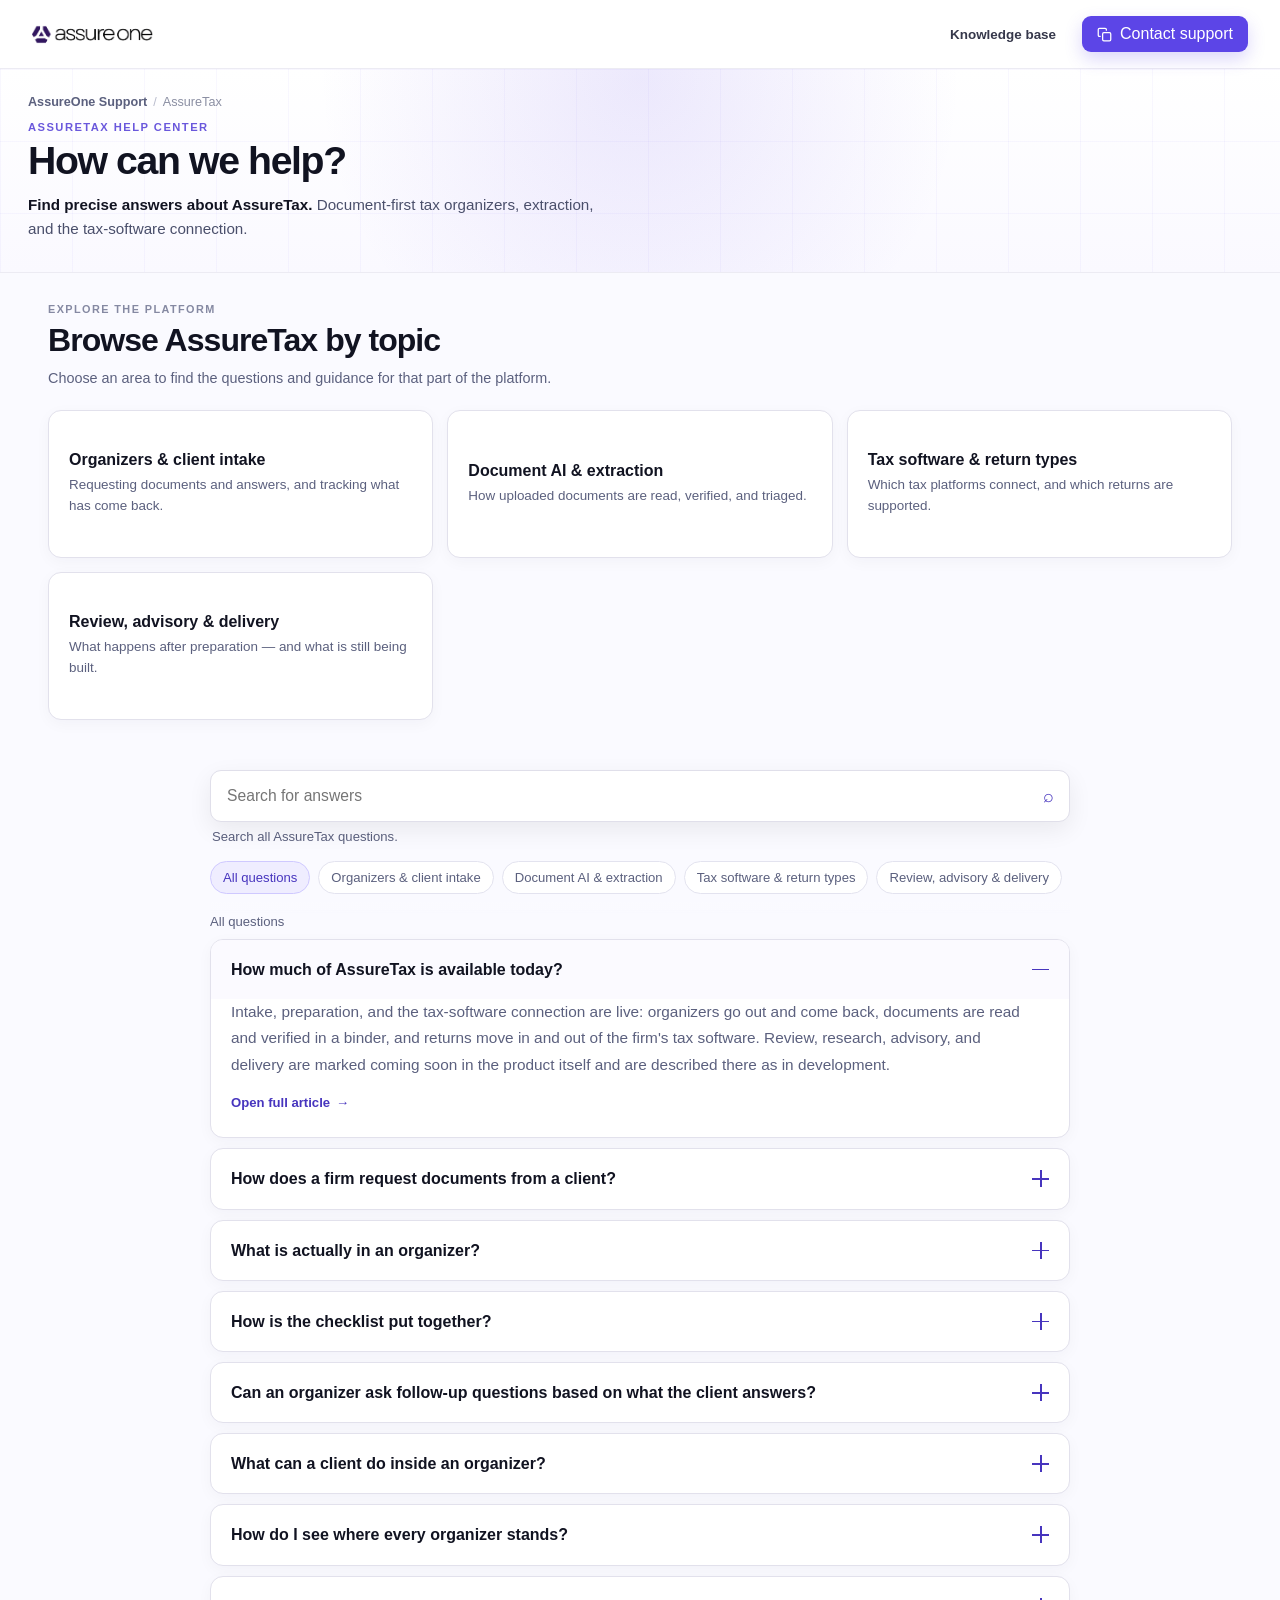
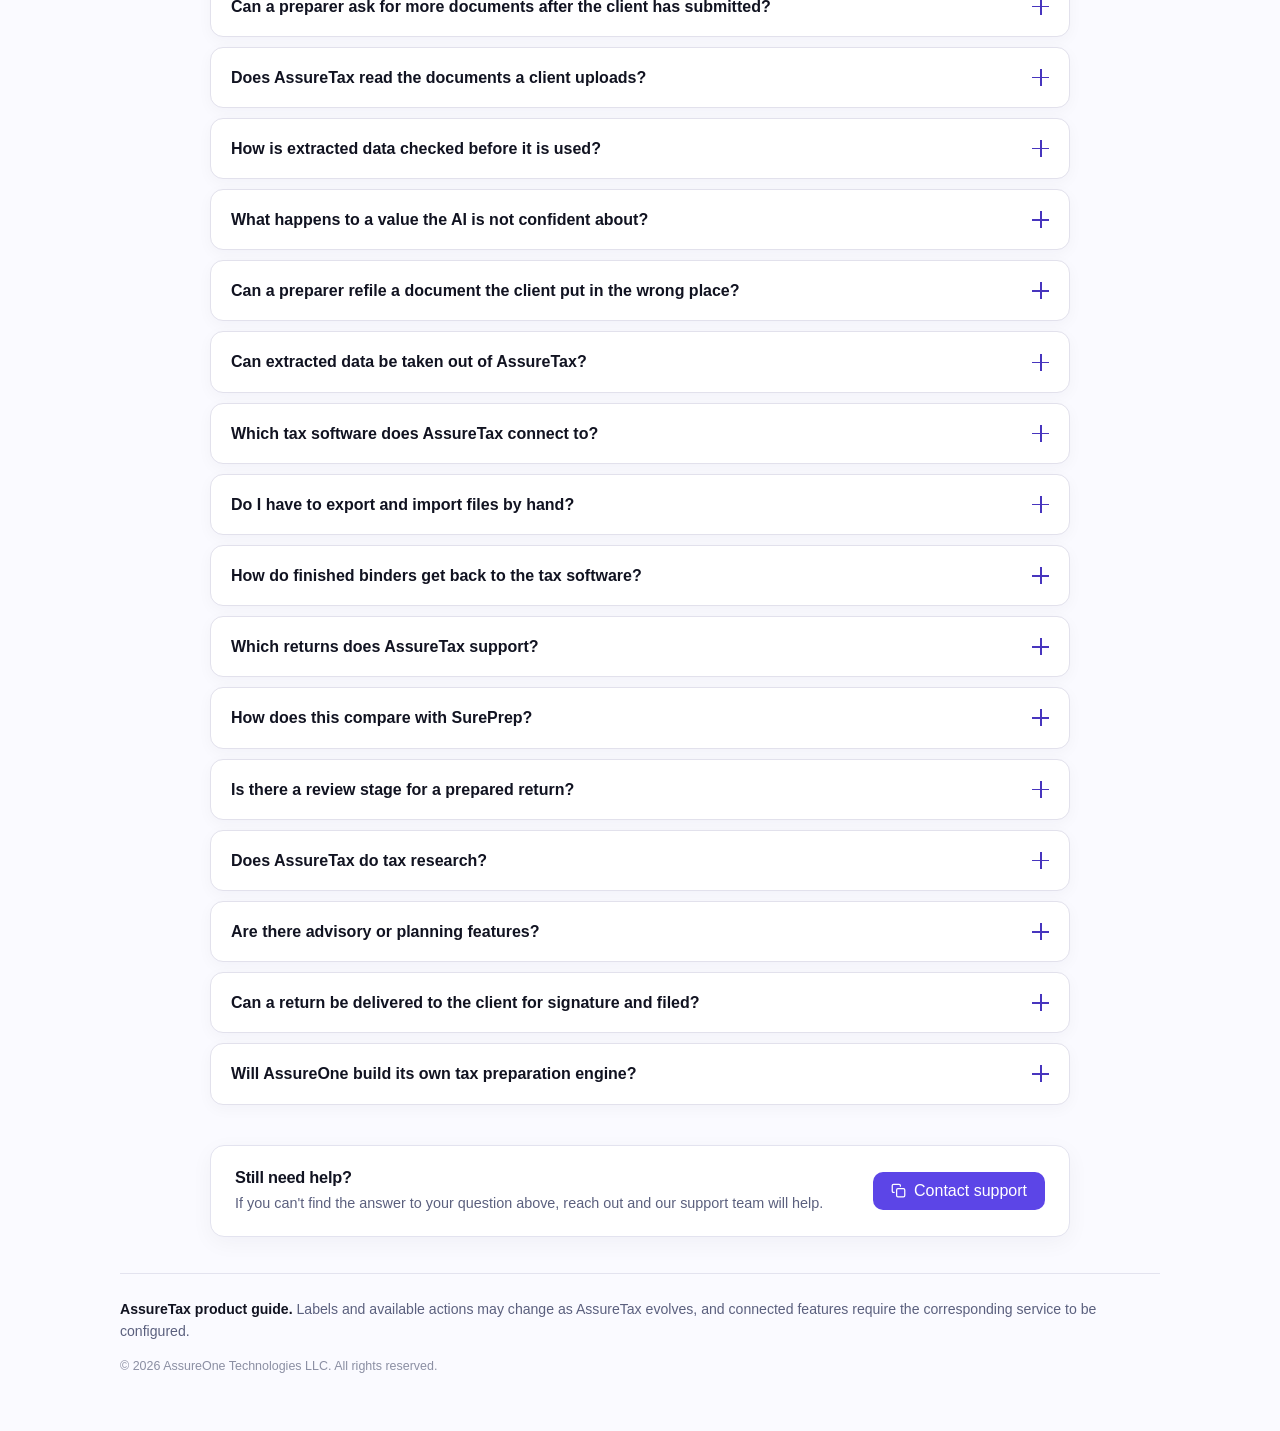
<file: assuretax/index.html>
<!DOCTYPE html>
<html lang="en">
<head>
<meta charset="UTF-8">
<meta name="viewport" content="width=device-width, initial-scale=1.0">
<meta name="description" content="Verified answers about AssureTax, part of the AssureOne suite.">
<title>AssureTax FAQs | AssureOne</title>
<style>
:root{--night:#0d0f1f;--violet:#6957e5;--violet-dark:#4b3fb0;--ink:#181b32;--muted:#5b607e;--paper:#f7f7fb;--card:#fff;--rule:#e3e3ef;--soft:#efedff;--white:#f7f6fc;--font:Inter,-apple-system,BlinkMacSystemFont,"Segoe UI",sans-serif}
*{box-sizing:border-box}html{scroll-behavior:smooth}body{margin:0;background:var(--paper);color:var(--ink);font-family:var(--font);-webkit-font-smoothing:antialiased}button,input{font:inherit}
.topbar{background:#fff;border-bottom:1px solid var(--rule);position:sticky;top:0;z-index:10;box-shadow:0 2px 12px rgba(24,27,50,.05)}.topbar-inner{max-width:1040px;margin:auto;padding:12px 24px;display:flex;align-items:center}.brand-logo{display:block;width:auto;height:30px;max-width:190px}
.hero{position:relative;overflow:hidden;background:radial-gradient(circle at 82% 12%,rgba(105,87,229,.4),transparent 34%),linear-gradient(126deg,#0d0f1f 0 58%,#19163c 58% 72%,#4b3fb0 72% 76%,#151832 76%);color:var(--white);padding:56px 24px 62px}.hero:after{content:"";position:absolute;width:420px;height:18px;right:-100px;bottom:44px;transform:rotate(-18deg);background:linear-gradient(90deg,#7867ee,#fe7b58,#f3bc42);border-radius:999px;opacity:.9}.hero-inner{max-width:1040px;margin:auto;position:relative;z-index:1}.eyebrow{margin:0 0 12px;color:#c2bdf8;font-size:.78rem;font-weight:700;text-transform:uppercase;letter-spacing:.13em}h1{font-size:clamp(2.6rem,6vw,4.2rem);line-height:1.02;letter-spacing:-.05em;margin:0 0 16px}.lede{font-size:1.08rem;line-height:1.65;color:#c0c3d8;max-width:760px;margin:0}.lede strong{color:#fff;font-weight:600}
.page{max-width:1040px;margin:auto;padding:42px 24px 60px}.section-kicker{margin:0 0 7px;color:var(--violet-dark);font-size:.76rem;font-weight:800;text-transform:uppercase;letter-spacing:.12em}.section-title{font-size:clamp(1.45rem,3vw,2rem);letter-spacing:-.025em;margin:0}.section-copy{color:var(--muted);line-height:1.6;margin:8px 0 0}.category-browser{margin-bottom:38px}.category-grid{display:grid;grid-template-columns:repeat(3,minmax(0,1fr));gap:14px;margin-top:20px}.category-card{position:relative;text-align:left;border:1px solid var(--rule);background:var(--card);border-radius:14px;padding:20px;min-height:148px;color:var(--ink);cursor:pointer;box-shadow:0 6px 22px rgba(24,27,50,.045);transition:transform .18s ease,border-color .18s ease,box-shadow .18s ease}.category-card:hover,.category-card:focus-visible{transform:translateY(-2px);border-color:#c9c1ff;box-shadow:0 12px 28px rgba(51,42,121,.1);outline:none}.category-card.active{border-color:var(--violet);box-shadow:0 0 0 2px rgba(105,87,229,.12)}.category-top{display:flex;align-items:center;justify-content:space-between;gap:12px}.category-badge{display:grid;place-items:center;width:34px;height:34px;border-radius:10px;background:var(--soft);color:var(--violet-dark);font-size:.76rem;font-weight:800}.category-count{color:#8b8fa8;font-size:.78rem}.category-card strong{display:block;margin-top:0;font-size:1rem}.category-card small{display:block;color:var(--muted);font-size:.84rem;line-height:1.5;margin-top:6px}
.tools{position:sticky;top:55px;z-index:5;background:linear-gradient(var(--paper) 92%,rgba(247,247,251,0));padding:12px 0 18px}.search-wrap{position:relative}.search{width:100%;border:1px solid var(--rule);background:#fff;border-radius:12px;padding:14px 44px 14px 16px;color:var(--ink);outline:none;box-shadow:0 5px 18px rgba(24,27,50,.05)}.search:focus{border-color:var(--violet);box-shadow:0 0 0 3px rgba(105,87,229,.13)}.search-icon{position:absolute;right:16px;top:50%;transform:translateY(-50%);color:var(--violet-dark);font-size:1.1rem}.search-feedback{min-height:24px;margin:7px 2px 4px;color:var(--muted);font-size:.82rem}.filters{display:flex;gap:8px;overflow:auto;padding:4px 0 2px;scrollbar-width:none}.filters::-webkit-scrollbar{display:none}.filter{border:1px solid var(--rule);background:#fff;color:var(--muted);padding:8px 12px;border-radius:999px;font-size:.82rem;white-space:nowrap;cursor:pointer}.filter:hover,.filter.active{background:var(--soft);border-color:#cfc9ff;color:var(--violet-dark)}
.faq-area{max-width:860px;margin:auto}.results{font-size:.82rem;color:var(--muted);margin:0 0 10px}.faq-list{display:grid;gap:10px}.faq{border:1px solid var(--rule);border-radius:12px;background:#fff;box-shadow:0 3px 12px rgba(24,27,50,.025);overflow:hidden}.faq[hidden]{display:none}.faq summary{list-style:none;cursor:pointer;display:flex;justify-content:space-between;align-items:center;gap:18px;padding:18px 20px;font-size:1rem;font-weight:650;line-height:1.45}.faq summary::-webkit-details-marker{display:none}.faq summary:focus-visible{outline:2px solid var(--violet);outline-offset:-3px;border-radius:10px}.faq-icon{width:17px;height:17px;position:relative;flex:none}.faq-icon:before,.faq-icon:after{content:"";position:absolute;background:var(--violet-dark);transition:transform .18s ease}.faq-icon:before{width:17px;height:1.5px;left:0;top:8px}.faq-icon:after{width:1.5px;height:17px;left:8px;top:0}.faq[open] .faq-icon:after{transform:rotate(90deg) scaleY(0)}.faq[open] summary{background:#fbfaff}.answer{color:var(--muted);font-size:.96rem;line-height:1.72;padding:0 48px 22px 20px}.answer p{margin:0}.answer p+p{margin-top:12px}.answer-steps{margin:14px 0 0;padding-left:1.4rem}.answer-steps li{margin:.52rem 0;padding-left:.18rem}.empty{display:none;text-align:center;color:var(--muted);padding:42px 0}.footer{max-width:860px;border-top:1px solid var(--rule);margin:36px auto 0;padding-top:24px;color:var(--muted);font-size:.88rem;line-height:1.6}.footer strong{color:var(--ink)}
@media(max-width:820px){.category-grid{grid-template-columns:repeat(2,minmax(0,1fr))}.hero:after{opacity:.45}}
@media(max-width:600px){.hero{padding:44px 20px 54px}.hero:after{display:none}.page{padding:30px 18px 50px}.category-grid{grid-template-columns:1fr}.category-card{min-height:0}.tools{top:51px}.answer{padding-right:22px}}
@media(prefers-reduced-motion:reduce){html{scroll-behavior:auto}.faq-icon:before,.faq-icon:after{transition:none}}
.breadcrumb{margin:0 0 14px;font-size:.82rem;color:#a9ade0}.breadcrumb a{color:#c9c1ff;text-decoration:none;font-weight:600}.breadcrumb a:hover,.breadcrumb a:focus-visible{text-decoration:underline}.breadcrumb span{margin:0 6px;color:#6a6f99}


.help-cta{max-width:860px;margin:40px auto 0;border:1px solid var(--rule);background:var(--card);border-radius:14px;padding:22px 24px;display:flex;align-items:center;justify-content:space-between;gap:20px;flex-wrap:wrap;box-shadow:0 6px 22px rgba(24,27,50,.045)}.help-cta-wide{max-width:1040px}.help-cta strong{display:block;font-size:1.02rem;letter-spacing:-.015em}.help-cta p{margin:5px 0 0;color:var(--muted);font-size:.9rem;line-height:1.55}.help-cta-actions{display:flex;align-items:center;gap:10px;flex-wrap:wrap}.help-cta-mail{display:inline-block;background:var(--violet);color:#fff;text-decoration:none;font-weight:650;font-size:.92rem;padding:11px 18px;border-radius:10px;white-space:nowrap}.help-cta-mail:hover,.help-cta-mail:focus-visible{background:var(--violet-dark);outline:none}.help-cta-copy{display:inline-flex;align-items:center;gap:8px;background:var(--soft);border:1px solid #cfc9ff;color:var(--violet-dark);font:inherit;font-size:.92rem;font-weight:650;padding:10px 14px;border-radius:10px;cursor:pointer;white-space:nowrap}.help-cta-copy:hover,.help-cta-copy:focus-visible{background:#e7e3ff;outline:none}.help-cta-copy svg{width:15px;height:15px;flex:none}.help-cta-copy.copied{background:#e8f7ee;border-color:#a9dcbd;color:#1f7a45}@media(max-width:600px){.help-cta{padding:18px}.help-cta-actions{width:100%}.help-cta-mail,.help-cta-copy{width:100%;justify-content:center;text-align:center}}

/* Aligned with the knowledge-base design */
:root{--violet:#5c45e7;--violet-dark:#4735be;--ink:#111321;--paper:#fafaff;--hc-topbar-h:69px}

/* header: the hub's bar, with the same two actions on the right */
.topbar{background:rgba(255,255,255,.96);border-bottom:1px solid #ecebf3;box-shadow:none;position:sticky;top:0;z-index:30}
.topbar-inner{height:68px;max-width:1320px;padding:0 32px;gap:0}
.brand-logo{height:25px;max-width:165px}
.top-actions{margin-left:auto;display:flex;align-items:center;gap:26px}
.top-actions a{color:#36384b;text-decoration:none;font-size:.84rem;font-weight:600}
.top-actions a:hover,.top-actions a:focus-visible{color:var(--violet);outline:none}
.top-actions .top-support{display:inline-block;padding:10px 15px;border-radius:9px;background:var(--violet);color:#fff;box-shadow:0 7px 17px rgba(92,69,231,.22)}
.top-actions .top-support:hover,.top-actions .top-support:focus-visible{background:var(--violet-dark);color:#fff}

/* hero: the hub's light treatment instead of the dark gradient */
.hero{background:none;background-image:radial-gradient(circle at 50% 5%,rgba(111,83,234,.13),transparent 48%),linear-gradient(rgba(111,83,234,.045) 1px,transparent 1px),linear-gradient(90deg,rgba(111,83,234,.045) 1px,transparent 1px),linear-gradient(#fff,#faf9ff);background-size:auto,72px 72px,72px 72px,auto;border-bottom:1px solid #ecebf3;color:var(--ink);padding:26px 28px 30px}
.hero:after{display:none}
.hero-inner{max-width:1240px}
.breadcrumb{margin:0 0 12px;color:#8b8fa3;font-size:.79rem}
.breadcrumb a{color:#5b607e;font-weight:600;text-decoration:none}
.breadcrumb a:hover,.breadcrumb a:focus-visible{color:var(--violet);text-decoration:none;outline:none}
.breadcrumb span{color:#b9bccd}
.eyebrow{margin:0 0 6px;color:#6a58dc;font-size:.7rem}
.hero h1{font-size:clamp(1.7rem,3.1vw,2.45rem);line-height:1.12;letter-spacing:-.035em;margin:0 0 10px;color:var(--ink)}
.lede{color:#4a4f6b;font-size:.95rem;line-height:1.6;max-width:70ch}
.lede strong{color:var(--ink);font-weight:650}

/* body: the hub's widths, cards and search field */
.page{max-width:1240px;padding:30px 28px 54px}
.section-kicker{color:#8589a2;font-size:.68rem;font-weight:800;letter-spacing:.13em}
.section-title{letter-spacing:-.03em}
.section-copy{color:var(--muted);font-size:.9rem}
.category-card{border-color:#e2e1ec;border-radius:13px;box-shadow:0 4px 15px rgba(24,27,50,.035)}
.category-card:hover,.category-card:focus-visible{border-color:#c9c1ff;box-shadow:0 12px 28px rgba(51,42,121,.1)}
.tools{top:calc(var(--hc-topbar-h) + 6px);background:linear-gradient(var(--paper) 92%,rgba(250,250,255,0))}
.search{height:52px;border-color:#e0dfea;border-radius:11px;padding:0 44px 0 16px;font-size:.98rem;box-shadow:0 8px 24px rgba(5,6,21,.07)}
.faq{border-color:#e2e1ec;border-radius:13px;box-shadow:0 4px 15px rgba(24,27,50,.035)}

/* every answer links to its own page, so a reader can move between the
   quick accordion here and the full article view */
.answer-link{display:inline-flex;align-items:center;gap:6px;margin-top:14px;color:var(--violet-dark);text-decoration:none;font-size:.82rem;font-weight:700}
.answer-link:hover,.answer-link:focus-visible{color:var(--violet);outline:none}
.answer-link:after{content:"\2192"}

@media(max-width:900px){.top-actions{gap:14px}.top-actions a:not(.top-support){display:none}}
@media(max-width:720px){
  :root{--hc-topbar-h:61px}
  .topbar-inner{height:60px;padding:0 18px}
  .hero{padding:20px 18px 24px}
  .page{padding:24px 18px 44px}
  .tools{top:calc(var(--hc-topbar-h) + 4px)}
  .top-actions .top-support{padding:8px 11px;font-size:.76rem}
}

/* hdr-support:start */
/* header support control: open a mail app, or copy the address */
.hdr-support{position:relative;display:inline-flex;align-items:center;gap:7px}
.hdr-copy{display:grid;place-items:center;width:36px;height:36px;flex:none;padding:0;border:1px solid #cfc9ff;border-radius:9px;background:#efedff;color:#4735be;cursor:pointer;transition:background .15s ease,border-color .15s ease}
.hdr-copy:hover,.hdr-copy:focus-visible{background:#e2ddff;border-color:#b6acff;outline:none}
.hdr-copy svg{width:15px;height:15px;display:block}
.hdr-copy .hdr-copy-done{display:none}
.hdr-copy.copied{background:#e8f7ee;border-color:#a9dcbd;color:#1f7a45}
.hdr-copy.copied .hdr-copy-mark{display:none}
.hdr-copy.copied .hdr-copy-done{display:block}
.hdr-sr{position:absolute;width:1px;height:1px;padding:0;margin:-1px;overflow:hidden;clip:rect(0 0 0 0);white-space:nowrap;border:0}
/* The icon-only header button has no label to change, so it gets a small
   confirmation instead. */
.hdr-tip{position:absolute;top:calc(100% + 7px);right:0;z-index:50;padding:5px 9px;border-radius:7px;background:#1f7a45;color:#fff;font-size:.72rem;font-weight:700;white-space:nowrap;box-shadow:0 6px 16px rgba(24,27,50,.18);pointer-events:none}
.hdr-tip.bad{background:#8a3d2c}
@media(max-width:720px){.hdr-copy{width:32px;height:32px}.hdr-support{gap:6px}.hdr-tip{font-size:.7rem}}
/* hdr-support:end */
</style>
</head>
<body>
<nav class="topbar" aria-label="AssureOne"><div class="topbar-inner"><img class="brand-logo" src="[data-uri]" alt="AssureOne"><div class="top-actions"><a href="../index.html">Knowledge base</a><span class="hdr-support"><a class="top-support" href="mailto:support@assureone.ai">Contact support</a><button class="hdr-copy" type="button" title="Copy support@assureone.ai to clipboard" aria-label="Contact support address"><svg class="hdr-copy-mark" viewBox="0 0 24 24" fill="none" stroke="currentColor" stroke-width="2" stroke-linecap="round" stroke-linejoin="round" aria-hidden="true"><rect x="9" y="9" width="13" height="13" rx="2"></rect><path d="M5 15H4a2 2 0 0 1-2-2V4a2 2 0 0 1 2-2h9a2 2 0 0 1 2 2v1"></path></svg><svg class="hdr-copy-done" viewBox="0 0 24 24" fill="none" stroke="currentColor" stroke-width="2.4" stroke-linecap="round" stroke-linejoin="round" aria-hidden="true"><path d="M20 6 9 17l-5-5"></path></svg></button><span class="hdr-sr" role="status" aria-live="polite"></span></span></div></div></nav>
<header class="hero"><div class="hero-inner"><p class="breadcrumb"><a href="../index.html">AssureOne Support</a><span aria-hidden="true">/</span>AssureTax</p><p class="eyebrow">AssureTax help center</p><h1>How can we help?</h1><p class="lede"><strong>Find precise answers about AssureTax.</strong> Document-first tax organizers, extraction, and the tax-software connection.</p></div></header>
<main class="page">
<section class="category-browser" aria-labelledby="browse-title"><p class="section-kicker">Explore the platform</p><h2 class="section-title" id="browse-title">Browse AssureTax by topic</h2><p class="section-copy">Choose an area to find the questions and guidance for that part of the platform.</p><div class="category-grid" id="category-grid"></div></section>
<div class="faq-area" id="answers"><div class="tools"><div class="search-wrap"><label for="faq-search" style="position:absolute;width:1px;height:1px;overflow:hidden;clip:rect(0,0,0,0)">Search AssureTax help</label><input id="faq-search" class="search" type="search" placeholder="Search for answers" autocomplete="off"><span class="search-icon" aria-hidden="true">&#8981;</span></div><p class="search-feedback" id="hero-result-count">Search all AssureTax questions.</p><div class="filters" aria-label="Filter questions" id="faq-filters"></div></div>
<p class="results" aria-live="polite"></p>
<section class="faq-list" aria-label="AssureTax frequently asked questions" id="faq-list"></section>
<p class="empty">No questions match your search. Try a different word or category.</p></div>
<section class="help-cta" aria-label="Contact support"><div><strong>Still need help?</strong><p>If you can't find the answer to your question above, reach out and our support team will help.</p></div><div class="help-cta-actions"><a class="help-cta-mail" href="mailto:support@assureone.ai">Email support</a><button class="help-cta-copy" type="button" title="Copy support@assureone.ai to clipboard"><svg viewBox="0 0 24 24" fill="none" stroke="currentColor" stroke-width="2" stroke-linecap="round" stroke-linejoin="round" aria-hidden="true"><rect x="9" y="9" width="13" height="13" rx="2"></rect><path d="M5 15H4a2 2 0 0 1-2-2V4a2 2 0 0 1 2-2h9a2 2 0 0 1 2 2v1"></path></svg><span class="help-cta-copy-label">support@assureone.ai</span></button></div></section>
<footer class="footer" style="max-width:1040px"><strong>AssureTax product guide.</strong> Labels and available actions may change as AssureTax evolves, and connected features require the corresponding service to be configured.<span class="site-copyright">&copy; 2026 AssureOne Technologies LLC. All rights reserved.</span></footer>
</main>
<script>
const CATEGORIES=[["all","All questions"],["intake","Organizers & client intake"],["documents","Document AI & extraction"],["software","Tax software & return types"],["filing","Review, advisory & delivery"]];
const FILTERS=[...CATEGORIES];
const CATEGORY_META={"intake":"Requesting documents and answers, and tracking what has come back.","documents":"How uploaded documents are read, verified, and triaged.","software":"Which tax platforms connect, and which returns are supported.","filing":"What happens after preparation — and what is still being built."};
const ARTICLE_IDS={"How much of AssureTax is available today?":"tax-how-much-of-assuretax-is-available-today-0","How does a firm request documents from a client?":"tax-how-does-a-firm-request-documents-from-a-client-1","What is actually in an organizer?":"tax-what-is-actually-in-an-organizer-2","How is the checklist put together?":"tax-how-is-the-checklist-put-together-3","Can an organizer ask follow-up questions based on what the client answers?":"tax-can-an-organizer-ask-follow-up-questions-based-on-what-the-client-answ-4","What can a client do inside an organizer?":"tax-what-can-a-client-do-inside-an-organizer-5","How do I see where every organizer stands?":"tax-how-do-i-see-where-every-organizer-stands-6","Can a preparer ask for more documents after the client has submitted?":"tax-can-a-preparer-ask-for-more-documents-after-the-client-has-submitted-7","Does AssureTax read the documents a client uploads?":"tax-does-assuretax-read-the-documents-a-client-uploads-8","How is extracted data checked before it is used?":"tax-how-is-extracted-data-checked-before-it-is-used-9","What happens to a value the AI is not confident about?":"tax-what-happens-to-a-value-the-ai-is-not-confident-about-10","Can a preparer refile a document the client put in the wrong place?":"tax-can-a-preparer-refile-a-document-the-client-put-in-the-wrong-place-11","Can extracted data be taken out of AssureTax?":"tax-can-extracted-data-be-taken-out-of-assuretax-12","Which tax software does AssureTax connect to?":"tax-which-tax-software-does-assuretax-connect-to-13","Do I have to export and import files by hand?":"tax-do-i-have-to-export-and-import-files-by-hand-14","How do finished binders get back to the tax software?":"tax-how-do-finished-binders-get-back-to-the-tax-software-15","Which returns does AssureTax support?":"tax-which-returns-does-assuretax-support-16","How does this compare with SurePrep?":"tax-how-does-this-compare-with-sureprep-17","Is there a review stage for a prepared return?":"tax-is-there-a-review-stage-for-a-prepared-return-18","Does AssureTax do tax research?":"tax-does-assuretax-do-tax-research-19","Are there advisory or planning features?":"tax-are-there-advisory-or-planning-features-20","Can a return be delivered to the client for signature and filed?":"tax-can-a-return-be-delivered-to-the-client-for-signature-and-filed-21","Will AssureOne build its own tax preparation engine?":"tax-will-assureone-build-its-own-tax-preparation-engine-22"};
const FAQS=[
{c:"intake",q:"How much of AssureTax is available today?",a:"Intake, preparation, and the tax-software connection are live: organizers go out and come back, documents are read and verified in a binder, and returns move in and out of the firm's tax software. Review, research, advisory, and delivery are marked coming soon in the product itself and are described there as in development."},
{c:"intake",q:"How does a firm request documents from a client?",a:"Through an organizer. Creating one takes the client (an existing client or a new prospect), the tax year, and the return type, plus an optional engagement to link it to, an optional assignee, and an optional due date. It starts in draft and nothing reaches the client until it is sent, at which point they receive a link."},
{c:"intake",q:"What is actually in an organizer?",a:"Four working parts: a questionnaire, a document checklist, additional questions, and notes, alongside the documents themselves. For a 1040 the questionnaire runs to 248 fields grouped into sections such as General Information; answered fields show by default and the unanswered ones can be revealed on demand. The checklist is grouped by Income, Deductions, and Taxes and names the specific form behind each line — W-2, 1099-INT, 1099-DIV, 1099-R, 1099-C, 1098, 1095-A, assets sold — and tracks how many items are still needed against how many have been received."},
{c:"intake",q:"How is the checklist put together?",a:"Three ways: from the firm's own default checklist, which is editable in settings; by uploading the client's prior-year return and letting AI read it to build the list; or by pulling prior-year data already held in the connected tax software."},
{c:"intake",q:"Can an organizer ask follow-up questions based on what the client answers?",a:"Yes. Questions branch — answering yes to a question about equity compensation opens the upload section for the supporting documents, and adding a dependent generates a request for that dependent's paperwork. Firms can also choose which questions to include before an organizer goes out, and send the same organizer to several clients at once."},
{c:"intake",q:"What can a client do inside an organizer?",a:"Upload PDF, JPG, PNG, and XLS files, in bulk and with no cap on the number of files, subject to 50MB each. They can leave a note against any document category, and before submitting they see what is still outstanding and can mark any of it not applicable."},
{c:"intake",q:"How do I see where every organizer stands?",a:"Collect separates them into All, Overdue, Unassigned, Draft, Not opened, and Archived. Each row carries the client with tax year and return type, the linked engagement, status, documents received against documents requested, assignee, due date, and last activity. An individual organizer records when it was sent, when the client first opened it, and how recently they were active, and offers its full history, a shareable link, and the option to start the binder."},
{c:"intake",q:"Can a preparer ask for more documents after the client has submitted?",a:"Yes. An additional request is added to the organizer and reaches the client as a message in their portal."},
{c:"documents",q:"Does AssureTax read the documents a client uploads?",a:"Yes. Uploads are identified and filed by type — W-2s, the 1099 series, 1098s, 1095s, mortgage and property tax statements, Schedule E rental and partnership income, and more — into a binder organized as Basic Info, Income, Deductions, Credits, Adjustments to Income, Taxes, Payments & Extensions, Other, Permanent & Prior Year, and Uncategorized. Where the type cannot be determined, the client is asked to classify it."},
{c:"documents",q:"How is extracted data checked before it is used?",a:"Through the binder's leadsheet, which lays out the extracted values box by box with a tab for each form type and a column per document. Selecting any cell shows the source it came from, so a figure can be read against the page it was taken from. Values read with high confidence resolve on their own; the rest are held for verification, and an organizer shows how many fields are still waiting."},
{c:"documents",q:"What happens to a value the AI is not confident about?",a:"It goes to Document Triage, a firm-wide queue that sits outside any single client's binder. Each row names the field and the value read, the client and return, the confidence, who it is assigned to, and the document and page it came from, with a link through to review the evidence. The queue is the counterpart to the not-yet-released Review stage, which compares a finished return rather than confirming a single extracted figure."},
{c:"documents",q:"Can a preparer refile a document the client put in the wrong place?",a:"Within a section, yes — the document type can be changed, the document renamed, or it can be moved. Moving a document to an entirely different category is still being built."},
{c:"documents",q:"Can extracted data be taken out of AssureTax?",a:"Yes, the leadsheet exports to XLSX."},
{c:"software",q:"Which tax software does AssureTax connect to?",a:"CCH Axcess is connected for both import and export. UltraTax CS is connected for import only. ATX, TaxAct, ProConnect, ProSeries, Lacerte, and Drake all appear in the product as coming soon. The product you select determines how imports are read, and that selection can be changed."},
{c:"software",q:"Do I have to export and import files by hand?",a:"Not necessarily. Files exported from the tax software — a CCH Axcess DAT file, for example — can be dropped straight in, up to ten files of 10MB each. The Assure Connector avoids that step: installed on the machine running the tax software, it pairs the two so prior-year returns travel into AssureTax without a manual export, and completed binders are saved back into CCH through the connector."},
{c:"software",q:"How do finished binders get back to the tax software?",a:"Through the export side of Connect, which lists the verified binders that are ready, lets them be selected individually or together, and sends them back as a recall file. Binders that are not ready are held back with the reason given — usually an organizer still out with the client, or fields still to verify."},
{c:"software",q:"Which returns does AssureTax support?",a:"Individual (1040), trust (1041), partnership (1065), and corporate (1120 and 1120S) organizers can all be created."},
{c:"software",q:"How does this compare with SurePrep?",a:"The document identification and categorization is built into the platform rather than split across a separate back-end service and a separate binder tool, which is the arrangement SurePrep requires."},
{c:"filing",q:"Is there a review stage for a prepared return?",a:"Not yet; it is in development. As described in the product, Review will set a prepared return beside the prior year line by line and beside what the tax software itself computed, so a disagreement is caught before filing rather than after. It will hold one firm-wide queue of returns at review stage, filterable by client, year, return type, preparer, and reviewer, and let a reviewer sign off or send the return back with the reason attached to it."},
{c:"filing",q:"Does AssureTax do tax research?",a:"Not yet; it is in development. The stated intent is cited research memos linked to the tax work, with versioned conclusions and review, and no unsourced answer presented as authority."},
{c:"filing",q:"Are there advisory or planning features?",a:"Not yet; it is in development. Advisory is described as turning approved tax data into reviewable planning scenarios, with versioned assumptions and calculations, internal approval before anything is shared, and client-safe recommendations delivered through AssurePro."},
{c:"filing",q:"Can a return be delivered to the client for signature and filed?",a:"Not yet; it is in development. Delivery is described as completing return packages through AssurePro's client workflow, with package versioning and signer requirements, portal delivery, e-signature, reminders and payment, and an immutable record of what was delivered and when."},
{c:"filing",q:"Will AssureOne build its own tax preparation engine?",a:"It is a long-term goal rather than a near-term one. The nearer-term work is on the accounting side; replacing an incumbent tax preparation product is described as further out."}
];
const esc=s=>s.replace(/[&<>"']/g,ch=>({"&":"&amp;","<":"&lt;",">":"&gt;",'"':"&quot;","'":"&#39;"}[ch]));
const filterWrap=document.querySelector('#faq-filters');filterWrap.innerHTML=FILTERS.map(([id,label],i)=>`<button class="filter${i===0?' active':''}" type="button" data-filter="${id}" aria-pressed="${i===0}">${esc(label)}</button>`).join('');
const matchesCategory=(f,id)=>id==='all'||(id==='setup'?(f.c==='setup'||Boolean(f.s)):f.c===id);
const categoryGrid=document.querySelector('#category-grid');categoryGrid.innerHTML=CATEGORIES.slice(1).map(([id,label],i)=>{return`<button class="category-card" type="button" data-category-card="${id}" aria-label="Show ${esc(label)} questions"><strong>${esc(label)}</strong><small>${esc(CATEGORY_META[id])}</small></button>`}).join('');
const answerText=f=>[f.a,...(f.more||[]),...(f.steps||[]).map((step,i)=>`${i+1}. ${step}`)].join(' ');
const list=document.querySelector('#faq-list');list.innerHTML=FAQS.map((f,i)=>`<details class="faq" data-category="${f.c}" data-settings="${f.s?'true':'false'}" data-search="${esc([f.q,answerText(f),f.k||''].join(' ').toLowerCase())}"${i===0?' open':''}><summary><span class="faq-q">${esc(f.q)}</span><span class="faq-icon" aria-hidden="true"></span></summary><div class="answer"><p>${esc(f.a)}</p>${f.more?.map(p=>`<p>${esc(p)}</p>`).join('')||''}${f.steps?.length?`<ol class="answer-steps">${f.steps.map(step=>`<li>${esc(step)}</li>`).join('')}</ol>`:''}${ARTICLE_IDS[f.q]?`<a class="answer-link" href="../article.html?id=${encodeURIComponent(ARTICLE_IDS[f.q])}">Open full article</a>`:''}</div></details>`).join('');
const schema=document.createElement('script');schema.type='application/ld+json';schema.textContent=JSON.stringify({"@context":"https://schema.org","@type":"FAQPage","mainEntity":FAQS.map(f=>({"@type":"Question","name":f.q,"acceptedAnswer":{"@type":"Answer","text":answerText(f)}}))});document.head.appendChild(schema);
const search=document.querySelector('#faq-search');const buttons=[...document.querySelectorAll('.filter')];const cards=[...document.querySelectorAll('.category-card')];const items=[...document.querySelectorAll('.faq')];const results=document.querySelector('.results');const empty=document.querySelector('.empty');const heroResultCount=document.querySelector('#hero-result-count');let active='all';
const SEARCH_STOPWORDS=new Set(['a','an','the','is','are','am','do','does','did','how','what','which','who','can','could','should','would','will','i','to','of','for','in','on','at','by','from','with','as','and','or','we','you','your','my','our','it','its','this','that','be']);function applyFilters(){const term=search.value.trim().toLowerCase();const rawTokens=term.match(/[a-z0-9]+/g)||[];const meaningful=rawTokens.filter(t=>!SEARCH_STOPWORDS.has(t));const tokens=meaningful.length?meaningful:rawTokens;const patterns=tokens.map(t=>new RegExp('\\b'+t+'\\b'));let phraseHits=0;const flags=items.map(item=>{const categoryMatch=active==='all'||(active==='setup'?(item.dataset.category==='setup'||item.dataset.settings==='true'):item.dataset.category===active);const haystack=item.dataset.search;const phraseMatch=term.length>2&&haystack.includes(term);if(categoryMatch&&phraseMatch)phraseHits++;const tokenMatch=!patterns.length||patterns.every(re=>re.test(haystack));return{categoryMatch,phraseMatch,tokenMatch};});const usePhrase=term.length>2&&phraseHits>0;let count=0;items.forEach((item,i)=>{const f=flags[i];const show=f.categoryMatch&&(usePhrase?f.phraseMatch:f.tokenMatch);item.hidden=!show;if(show)count++;});results.textContent=count===items.length?'All questions':`${count} result${count===1?'':'s'}`;empty.style.display=count?'none':'block';heroResultCount.textContent=term?`${count} matching answer${count===1?'':'s'} found below.`:'Search all AssureTax questions.';}
function selectCategory(id,move=true){active=id;search.value='';buttons.forEach(b=>{const selected=b.dataset.filter===id;b.classList.toggle('active',selected);b.setAttribute('aria-pressed',String(selected));});cards.forEach(card=>card.classList.toggle('active',card.dataset.categoryCard===id));applyFilters();if(move)document.querySelector('#answers').scrollIntoView({behavior:'smooth',block:'start'});}
buttons.forEach(button=>button.addEventListener('click',()=>selectCategory(button.dataset.filter,false)));cards.forEach(card=>card.addEventListener('click',()=>selectCategory(card.dataset.categoryCard)));
search.addEventListener('input',()=>{active='all';buttons.forEach(b=>{const selected=b.dataset.filter==='all';b.classList.toggle('active',selected);b.setAttribute('aria-pressed',String(selected));});cards.forEach(card=>card.classList.remove('active'));applyFilters();});
search.addEventListener('keydown',event=>{if(event.key==='Enter')event.preventDefault();});const incomingQuery=new URLSearchParams(location.search).get('q');if(incomingQuery){search.value=incomingQuery;applyFilters();document.querySelector('#answers').scrollIntoView({block:'start'});items.forEach(item=>{item.open=false;});const firstVisible=items.find(item=>!item.hidden);if(firstVisible)firstVisible.open=true;}else{applyFilters();}

</script>
<!-- hdr-support:start --><script>
(function(){
  var EMAIL='support@assureone.ai';
  var TARGETS='.hdr-copy,.ar-help-copy,.help-cta-copy';

  // Synchronous, so it still holds the click's user activation.
  function copyNow(text){
    var field=document.createElement('textarea');
    field.value=text;
    field.setAttribute('readonly','');
    field.setAttribute('aria-hidden','true');
    field.style.position='fixed';
    field.style.left='-9999px';
    field.style.top='0';
    document.body.appendChild(field);

    // Put the caller's selection back afterwards, so copying from the header
    // does not wipe out text the reader had highlighted.
    var sel=document.getSelection();
    var previous=(sel&&sel.rangeCount)?sel.getRangeAt(0):null;

    field.focus({preventScroll:true});
    field.select();
    try{field.setSelectionRange(0,text.length);}catch(e){}  // iOS needs this

    var ok=false;
    try{ok=document.execCommand('copy');}catch(e){}

    document.body.removeChild(field);
    if(previous&&sel){try{sel.removeAllRanges();sel.addRange(previous);}catch(e){}}
    return ok;
  }

  document.querySelectorAll(TARGETS).forEach(function(btn){
    var label=btn.querySelector('.help-cta-copy-label,.ar-help-copy-label');
    var original=label?label.textContent:'';
    var tip=null, timer=null;

    function reset(){
      if(timer){clearTimeout(timer);timer=null;}
      btn.classList.remove('copied');
      btn.title='Copy '+EMAIL+' to clipboard';
      if(label) label.textContent=original;
      if(tip){tip.remove();tip=null;}
    }

    function show(message,good){
      if(timer) clearTimeout(timer);
      btn.classList.toggle('copied',good);
      btn.title=good?('Copied '+EMAIL):('Copy '+EMAIL+' to clipboard');
      if(label) label.textContent=good?'Copied':original;
      // A labelled button says it in the label; the icon-only header button
      // needs somewhere to say it.
      if(!label){
        if(!tip){
          tip=document.createElement('span');
          tip.className='hdr-tip';
          tip.setAttribute('role','status');
          btn.parentNode.appendChild(tip);
        }
        tip.textContent=message;
        tip.classList.toggle('bad',!good);
      }
      timer=setTimeout(reset,1600);
    }

    btn.addEventListener('click',function(e){
      e.preventDefault();
      if(copyNow(EMAIL)){show('Copied',true);return;}
      // Some browsers have retired execCommand; try the modern API next.
      if(navigator.clipboard&&navigator.clipboard.writeText){
        navigator.clipboard.writeText(EMAIL).then(
          function(){show('Copied',true);},
          function(){show('Press ⌘C',false);}
        );
      }else{
        show('Press ⌘C',false);
      }
    });
  });
})();
</script><!-- hdr-support:end -->
<!-- functional-polish:start -->
<style id="functional-polish">
.single-support-copy{appearance:none;border:0;cursor:pointer;font:inherit;line-height:1;white-space:nowrap}
.hdr-support .single-support-copy{display:inline-flex;align-items:center;justify-content:center;gap:8px}
.help-cta-actions .single-support-copy{display:inline-flex;align-items:center;justify-content:center;gap:8px}
.ar-help .single-support-copy,.hc-support .single-support-copy{display:flex;align-items:center;justify-content:center;gap:7px;width:100%}
.single-support-copy svg{width:15px;height:15px;flex:none}
.single-support-copy.copied{background:#16835c!important;color:#fff!important;box-shadow:0 7px 17px rgba(22,131,92,.18)!important}
.single-support-copy.copy-error{background:#8c493b!important;color:#fff!important}
.single-support-status{position:absolute;width:1px;height:1px;padding:0;margin:-1px;overflow:hidden;clip:rect(0,0,0,0);white-space:nowrap;border:0}

/* Keep the homepage discovery rail available while the article list scrolls. */
@media(min-width:981px){
  .hc-rail{position:sticky!important;top:calc(var(--hc-topbar-h) + 18px)!important;align-self:start;max-height:calc(100vh - var(--hc-topbar-h) - 34px)!important;overflow-y:auto!important;overscroll-behavior:contain;scrollbar-gutter:stable;padding-right:4px}
}

/* Focused article layout: section navigation + a generous reading column.
   Related content and support follow the answer instead of competing with it. */
.ar-side-more{width:100%;margin-top:8px;padding:8px 10px;border:1px solid #dedcea;border-radius:9px;background:#fff;color:var(--violet-dark);font:inherit;font-size:.76rem;font-weight:700;cursor:pointer}
.ar-side-more:hover,.ar-side-more:focus-visible{background:var(--soft);border-color:#cfc9ff;outline:none}
.ar-article-toolbar{display:flex;align-items:center;justify-content:space-between;gap:16px;margin-bottom:17px}
.ar-article-toolbar .ar-meta{margin:0}
.ar-copy-link{appearance:none;border:1px solid #dedcea;border-radius:8px;background:#fff;color:#555a74;padding:7px 10px;display:inline-flex;align-items:center;gap:6px;font:inherit;font-size:.74rem;font-weight:700;cursor:pointer;white-space:nowrap}
.ar-copy-link:hover,.ar-copy-link:focus-visible{background:var(--soft);border-color:#cfc9ff;color:var(--violet-dark);outline:none}
.ar-copy-link.copied{background:#e8f7ee;border-color:#a9dcbd;color:#1f7a45}
.ar-copy-link svg{width:13px;height:13px;flex:none}
.ar-copy-status{position:absolute;width:1px;height:1px;padding:0;margin:-1px;overflow:hidden;clip:rect(0,0,0,0);white-space:nowrap;border:0}

@media(min-width:981px){
  .ar-shell{max-width:1180px;grid-template-columns:218px minmax(0,1fr);gap:28px 32px}
  .ar-side{grid-column:1;grid-row:1 / span 2}
  #ar-main{grid-column:2;grid-row:1;min-width:0}
  .ar-rail{grid-column:2;grid-row:2;position:static;max-height:none;overflow:visible;display:grid;grid-template-columns:minmax(0,1.45fr) minmax(250px,.8fr);gap:14px;align-items:stretch}
  .ar-rail-card+.ar-rail-card{margin-top:0}
  .ar-doc{padding:40px 48px 42px}
  .ar-doc h1{font-size:clamp(1.9rem,3vw,2.45rem);max-width:22ch;margin-bottom:22px}
  .ar-prose{font-size:1.03rem;line-height:1.78;max-width:72ch}
  .ar-related{grid-template-columns:repeat(2,minmax(0,1fr));gap:8px}
  .ar-related a{border:1px solid #ecebf3!important;border-radius:9px;padding:11px!important;background:#fcfcff}
  .ar-related a:hover,.ar-related a:focus-visible{background:#f5f3ff}
  .ar-help{background:#181a35;border-color:#181a35;color:#fff;display:flex;flex-direction:column}
  .ar-help .ar-label{color:#aaa5e8}
  .ar-help p{color:#c4c6d7}
  .ar-help .single-support-copy{margin-top:auto}
}
@media(max-width:980px) and (min-width:761px){
  .ar-doc{padding:36px 40px}
  .ar-rail{margin-top:2px}
}
@media(max-width:600px){
  .help-cta-actions .single-support-copy{width:100%}
  .ar-article-toolbar{align-items:flex-start;flex-direction:column;gap:10px}
  .ar-copy-link{width:100%;justify-content:center}
  .ar-related{grid-template-columns:1fr}
}

/* One copyright line at the foot of every page. */
.site-copyright{display:block;color:#8b8fa3;font-size:.78rem;line-height:1.6}
.footer .site-copyright{margin-top:14px}
.site-footer{max-width:1240px;margin:34px auto 0;padding:20px 28px 42px;border-top:1px solid #ecebf3}
@media(max-width:760px){.site-footer{padding:18px 18px 34px}}
</style>
<script id="functional-polish-script">
(function(){
  var EMAIL='support@assureone.ai';
  var COPY='<svg viewBox="0 0 24 24" fill="none" stroke="currentColor" stroke-width="2" stroke-linecap="round" stroke-linejoin="round" aria-hidden="true"><rect x="9" y="9" width="13" height="13" rx="2"></rect><path d="M5 15H4a2 2 0 0 1-2-2V4a2 2 0 0 1 2-2h9a2 2 0 0 1 2 2v1"></path></svg>';
  var CHECK='<svg viewBox="0 0 24 24" fill="none" stroke="currentColor" stroke-width="2.5" stroke-linecap="round" stroke-linejoin="round" aria-hidden="true"><path d="m5 12 4 4L19 6"></path></svg>';

  function makeButton(source){
    var b=document.createElement('button');
    b.type='button';b.className=((source&&source.className)||'')+' single-support-copy';
    b.setAttribute('data-single-support-copy','');
    b.setAttribute('aria-label','Copy '+EMAIL+' to clipboard');
    b.innerHTML=COPY+'<span>Contact support</span><span class="single-support-status" role="status" aria-live="polite"></span>';
    return b;
  }

  function replaceContents(container,source){
    if(!container||container.querySelector('[data-single-support-copy]'))return;
    container.replaceChildren(makeButton(source));
  }

  function upgradeSupport(root){
    root=root||document;
    root.querySelectorAll('.hdr-support').forEach(function(box){replaceContents(box,box.querySelector('a,.hdr-copy'));});
    root.querySelectorAll('.help-cta-actions').forEach(function(box){replaceContents(box,box.querySelector('.help-cta-mail,.help-cta-copy'));});
    root.querySelectorAll('.ar-help').forEach(function(box){
      if(box.querySelector('[data-single-support-copy]'))return;
      var source=box.querySelector('.ar-help-mail,.ar-help-copy');
      box.querySelectorAll('.ar-help-mail,.ar-help-copy').forEach(function(n){n.remove();});
      box.appendChild(makeButton(source));
    });
    root.querySelectorAll('.hc-support').forEach(function(box){
      if(box.querySelector('[data-single-support-copy]'))return;
      var source=box.querySelector('a,button');
      box.querySelectorAll('a,button,.hc-copy-note').forEach(function(n){n.remove();});
      box.appendChild(makeButton(source));
    });
  }

  function fallbackCopy(text){
    var area=document.createElement('textarea');
    area.value=text;area.setAttribute('readonly','');area.setAttribute('aria-hidden','true');
    area.style.position='fixed';area.style.left='-9999px';area.style.top='0';area.style.opacity='0';
    document.body.appendChild(area);
    // Put back whatever the reader had highlighted.
    var sel=document.getSelection();
    var previous=(sel&&sel.rangeCount)?sel.getRangeAt(0):null;
    area.focus({preventScroll:true});area.select();
    try{area.setSelectionRange(0,text.length);}catch(e){}
    var ok=false;try{ok=document.execCommand('copy');}catch(e){}
    area.remove();
    if(previous&&sel){try{sel.removeAllRanges();sel.addRange(previous);}catch(e){}}
    return ok;
  }

  function setSupportState(btn,ok){
    btn.classList.toggle('copied',ok);btn.classList.toggle('copy-error',!ok);
    btn.innerHTML=(ok?CHECK:COPY)+'<span>'+(ok?'Copied':'Copy failed')+'</span><span class="single-support-status" role="status" aria-live="polite">'+(ok?EMAIL+' copied to clipboard':'Copy failed. Email address is '+EMAIL)+'</span>';
    clearTimeout(btn._supportTimer);
    btn._supportTimer=setTimeout(function(){
      btn.classList.remove('copied','copy-error');
      btn.innerHTML=COPY+'<span>Contact support</span><span class="single-support-status" role="status" aria-live="polite"></span>';
    },2200);
  }

  document.addEventListener('click',function(e){
    var support=e.target.closest('[data-single-support-copy]');
    if(support){
      e.preventDefault();
      // execCommand first, synchronously, while the click still grants
      // permission to copy; the async API is the second attempt.
      if(fallbackCopy(EMAIL)){setSupportState(support,true);}
      else if(navigator.clipboard&&navigator.clipboard.writeText){
        navigator.clipboard.writeText(EMAIL).then(function(){setSupportState(support,true);},function(){setSupportState(support,false);});
      }else setSupportState(support,false);
      return;
    }
    var link=e.target.closest('[data-copy-article-link]');
    if(link){
      e.preventDefault();
      var value=location.href;
      var done=function(ok){
        link.classList.toggle('copied',ok);
        link.innerHTML=(ok?CHECK:COPY)+'<span>'+(ok?'Link copied':'Copy link')+'</span><span class="ar-copy-status" role="status" aria-live="polite">'+(ok?'Article link copied':'Unable to copy article link')+'</span>';
        clearTimeout(link._linkTimer);
        link._linkTimer=setTimeout(function(){link.classList.remove('copied');link.innerHTML=COPY+'<span>Copy link</span><span class="ar-copy-status" role="status" aria-live="polite"></span>';},1800);
      };
      if(fallbackCopy(value)){done(true);}
      else if(navigator.clipboard&&navigator.clipboard.writeText)navigator.clipboard.writeText(value).then(function(){done(true);},function(){done(false);});
      else done(false);
    }
  });

  function refineNav(){
    var list=document.querySelector('.ar-side-list');
    if(!list||list.dataset.compact)return;
    var links=[].slice.call(list.querySelectorAll('a'));
    if(links.length<=9)return;
    list.dataset.compact='true';
    var current=links.findIndex(function(a){return a.getAttribute('aria-current')==='page';});
    if(current<0)current=0;
    var start=Math.max(0,Math.min(current-4,links.length-9)),end=start+9;
    links.forEach(function(a,i){a.hidden=i<start||i>=end;});
    var toggle=document.createElement('button');
    toggle.type='button';toggle.className='ar-side-more';toggle.setAttribute('aria-expanded','false');
    toggle.textContent='Show all '+links.length+' articles';
    toggle.addEventListener('click',function(){
      var open=toggle.getAttribute('aria-expanded')==='true';
      links.forEach(function(a,i){a.hidden=open&&(i<start||i>=end);});
      toggle.setAttribute('aria-expanded',String(!open));
      toggle.textContent=open?'Show all '+links.length+' articles':'Show fewer articles';
    });
    list.after(toggle);
  }

  function enhanceArticle(){
    var doc=document.querySelector('.ar-doc');
    if(!doc||doc.dataset.enhanced)return;
    doc.dataset.enhanced='true';
    var meta=doc.querySelector('.ar-meta');
    if(meta){
      var toolbar=document.createElement('div');toolbar.className='ar-article-toolbar';
      meta.before(toolbar);toolbar.appendChild(meta);
      var button=document.createElement('button');button.type='button';button.className='ar-copy-link';button.setAttribute('data-copy-article-link','');
      button.innerHTML=COPY+'<span>Copy link</span><span class="ar-copy-status" role="status" aria-live="polite"></span>';
      toolbar.appendChild(button);
    }
    var related=document.querySelector('.ar-rail-card:not(.ar-help) .ar-label');
    if(related)related.textContent='Related articles';
  }

  function apply(){
    upgradeSupport();refineNav();enhanceArticle();
  }
  apply();
  if(window.MutationObserver)new MutationObserver(apply).observe(document.body,{childList:true,subtree:true});
})();
</script>
<!-- functional-polish:end -->
<!-- clean-links:start --><script>
(function(){
  // Disk copies and simple local preview servers need the real .html files.
  // Vercel handles the extensionless routes after deployment.
  if(location.protocol==='file:' || location.hostname==='localhost' || location.hostname==='127.0.0.1' || location.hostname==='[::1]') return;

  function clean(href){
    var u;
    try{u=new URL(href,location.href);}catch(e){return href;}
    if(u.origin!==location.origin) return href;
    var p=u.pathname.replace(/\/index\.html$/,'/').replace(/\.html$/,'');
    if(p!=='/') p=p.replace(/\/$/,'');
    return p+u.search+u.hash;
  }

  function fix(root){
    if(!root||!root.querySelectorAll) return;
    var links=root.querySelectorAll?root.querySelectorAll('a[href]'):[];
    for(var i=0;i<links.length;i++){
      var a=links[i], h=a.getAttribute('href');
      if(!h||/^(?:[a-z][a-z0-9+.-]*:|\/\/|#)/i.test(h)) continue;
      var c=clean(h);
      if(c!==h) a.setAttribute('href',c);
    }
    if(root.matches&&root.matches('a[href]')) fix({querySelectorAll:function(){return [root];}});
  }

  function fixAll(){fix(document);}

  function enable(){
    if(document.readyState==='loading') document.addEventListener('DOMContentLoaded',fixAll);
    else fixAll();
    watch();
  }

  // Only rewrite if this host actually serves the clean paths. A plain static
  // server may not, and rewritten links would 404. If the page we are on is
  // already at a clean address the host clearly does; otherwise ask it.
  var here=location.pathname+location.search+location.hash;
  if(clean(here)===here){
    enable();
  }else if(window.fetch){
    fetch(clean(location.pathname),{method:'HEAD'}).then(function(r){
      if(r&&r.ok) enable();
    },function(){});
  }

  // The hub rebuilds its article list as the reader searches and filters, and
  // sets some hrefs from script, so watch for both.
  function watch(){
  if(window.MutationObserver){
    new MutationObserver(function(records){
      for(var i=0;i<records.length;i++){
        var r=records[i];
        if(r.type==='attributes'){
          var t=r.target, h=t.getAttribute&&t.getAttribute('href');
          if(h&&!/^(?:[a-z][a-z0-9+.-]*:|\/\/|#)/i.test(h)){
            var c=clean(h);
            // Rewriting to the same value would not fire again, so this ends.
            if(c!==h) t.setAttribute('href',c);
          }
        }else{
          for(var j=0;j<r.addedNodes.length;j++) fix(r.addedNodes[j]);
        }
      }
    }).observe(document.documentElement,
      {childList:true,subtree:true,attributes:true,attributeFilter:['href']});
  }
  }
})();
</script><!-- clean-links:end -->
</body>
</html>
</file>
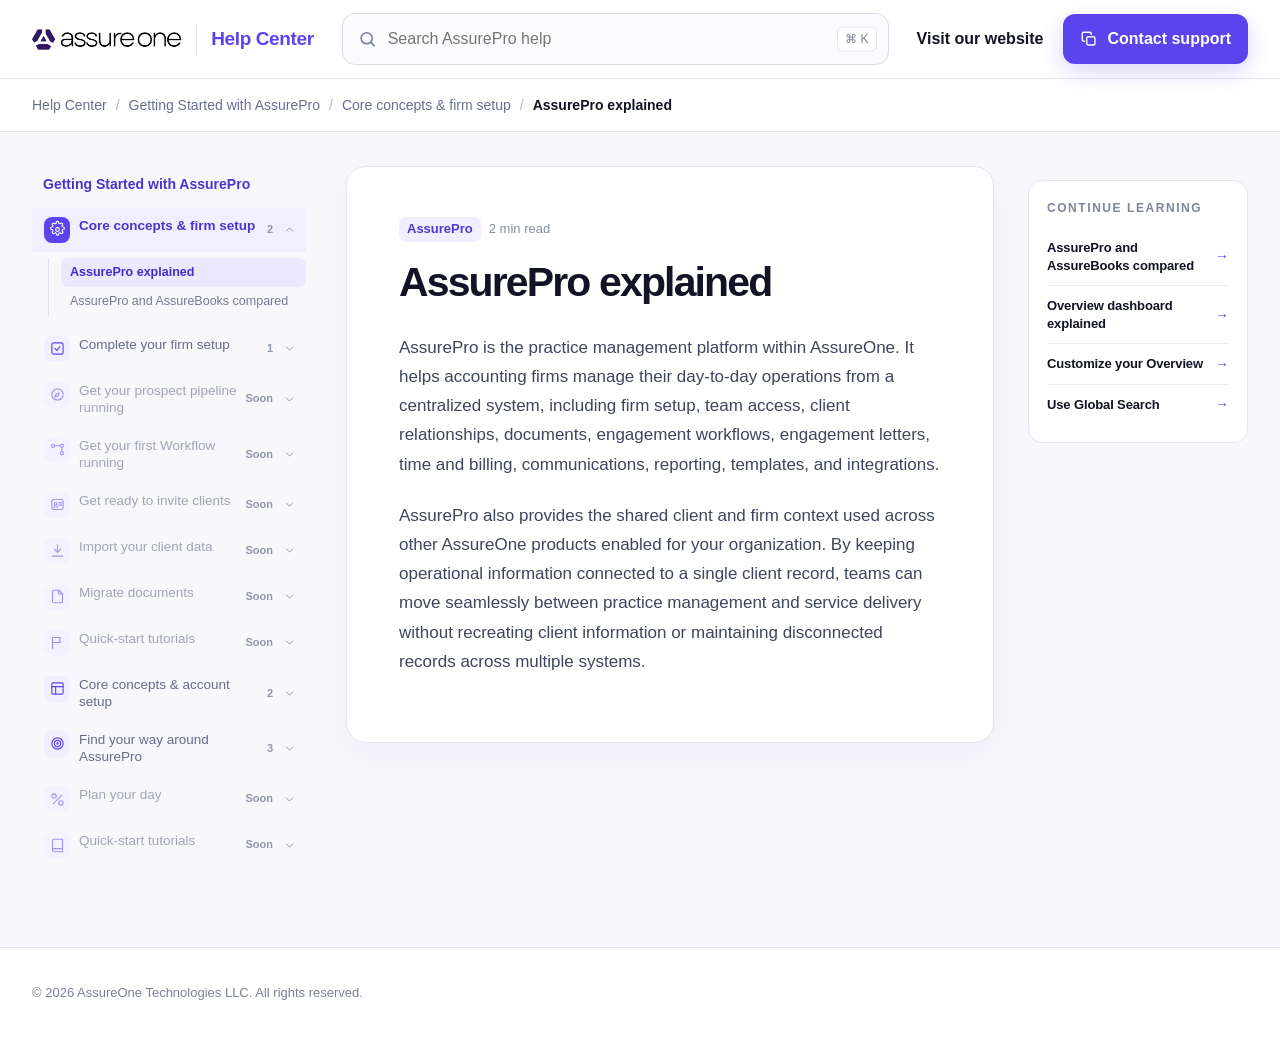
<file: article.html>
<!doctype html>
<html lang="en"><head><meta charset="utf-8"><meta name="viewport" content="width=device-width,initial-scale=1"><title>AssurePro Article | AssureOne Help Center</title><meta name="description" content="AssurePro help article"><link rel="stylesheet" href="assets/css/help-center.css?v=20260909-finalfix3"></head>
<body><a class="skip-link" href="#ar-main">Skip to article</a>
<header class="topbar"><div class="topbar-inner"><a class="brand" href="index.html" aria-label="AssureOne Help Center home"><img class="brand-logo" src="assets/images/assureone-logo.png" alt="AssureOne" width="149" height="31"><span class="brand-suffix">Help Center</span></a><div class="top-search"><svg class="search-icon" viewBox="0 0 24 24" fill="none"><circle cx="11" cy="11" r="7" stroke="currentColor" stroke-width="2"/><path d="m16 16 5 5" stroke="currentColor" stroke-width="2"/></svg><input data-search type="search" placeholder="Search AssurePro help" aria-label="Search AssurePro help"><span class="key-hint">⌘ K</span><div class="search-panel" hidden></div></div><div class="top-actions"><a class="website-link" href="https://assureone.ai/" target="_blank" rel="noopener">Visit our website</a><button class="support-copy" data-mailto="mailto:support@assureone.ai" aria-label="Copy support@assureone.ai to clipboard"><svg viewBox="0 0 24 24" fill="none"><rect x="9" y="9" width="11" height="11" rx="2" stroke="currentColor" stroke-width="1.8"/><path d="M6.5 15H5a2 2 0 0 1-2-2V5a2 2 0 0 1 2-2h8a2 2 0 0 1 2 2v1.5" stroke="currentColor" stroke-width="1.8"/></svg><span class="support-label">Contact support</span></button></div></div></header>
<nav class="breadcrumb-wrap"><div class="breadcrumbs page-width" id="breadcrumbs"></div></nav>
<div class="article-shell">
  <aside class="article-side" aria-label="AssurePro topics"><nav class="category-nav" id="category-nav"></nav></aside>
  <main id="ar-main"><article class="article-doc" id="article-doc"></article></main>
  <aside class="article-rail" aria-label="Related articles">
    <section class="related-section" id="related-section" aria-label="Related articles" aria-labelledby="related-heading"><h2 id="related-heading">Continue learning</h2><div class="article-related-list" id="related-list"></div></section>
  </aside>
</div>
<footer class="site-footer"><div class="page-width"><span>© 2026 AssureOne Technologies LLC. All rights reserved.</span></div></footer>
<script src="questions-1.js"></script><script src="questions-2.js"></script><script src="questions-3.js"></script><script src="questions-4.js"></script><script src="questions-5.js"></script><script src="questions-6.js"></script><script src="assets/js/taxonomy.js"></script><script src="assets/js/branches.js"></script><script src="assets/js/reviewed-content.js?v=20260909-2"></script><script src="assets/js/help-center.js?v=20260909-finalfix3"></script>
<script>
document.addEventListener('DOMContentLoaded',()=>{
 const H=window.HelpCenter,T=window.HelpCenterTaxonomy,B=window.AssureProBranches,A=H.proArticles(),params=new URLSearchParams(location.search),id=params.get('id'),article=A.find(a=>a.id===id)||A[0];
 if(!article){document.getElementById('article-doc').innerHTML='<h1>Article not found</h1><p>Return to the Help Center and choose another article.</p>';return}
 const reviewed=window.ASSUREPRO_REVIEWED_CONTENT?.[article.id],answer=reviewed?.answer||article.answer,home=B.articleHome(article.id),module=home?.module,header=home?.header;
 document.title=`${article.title} | AssureOne Help Center`;document.querySelector('meta[name="description"]').content=article.description||answer;
 const topicItems=header?B.headerArticles(header.id,A):[article];
 const headerHref=header?B.headerUrl(header.id):'category.html',moduleHref=module?B.moduleUrl(module.id):'category.html';
 document.getElementById('breadcrumbs').innerHTML=`<a href="index.html">Help Center</a><span class="slash">/</span>${module?`<a href="${moduleHref}">${H.esc(module.label)}</a><span class="slash">/</span>`:''}${header?`<a href="${headerHref}">${H.esc(header.label)}</a><span class="slash">/</span>`:''}<span class="current">${H.esc(article.title)}</span>`;
 if(module&&header)H.renderBranchTree(document.getElementById('category-nav'),module.id,header.id,article.id,false);else H.renderSidebarTree(document.getElementById('category-nav'),null,null,article.id);
 function mediaItem(media){if(!media||!media.src)return'';return `<figure class="media-block"><a href="${H.esc(media.src)}" target="_blank"><img src="${H.esc(media.src)}" alt="${H.esc(media.alt||'AssurePro screen')}" loading="lazy"></a>${media.caption?`<figcaption class="media-caption">${H.esc(media.caption)}</figcaption>`:''}</figure>`}
 function mediaBlock(media){if(!media)return'';if(Array.isArray(media))return media.length?`<div class="media-gallery">${media.map(mediaItem).join('')}</div>`:'';return mediaItem(media)}
 function listBlock(block,extraClass=''){return `<ul class="detail-list level-${block.level||0}${extraClass?` ${extraClass}`:''}">${block.items.map(item=>`<li>${H.esc(item)}</li>`).join('')}</ul>`}
 function renderBlocks(blocks){let stepNumber=1,out='';for(let i=0;i<blocks.length;i+=1){const block=blocks[i];if(block.type==='paragraph'){out+=`<p>${H.esc(block.text)}</p>`;continue}if(block.type==='list'){out+=listBlock(block);continue}if(block.type==='steps'){const nested=blocks[i+1]?.type==='list'&&Number(blocks[i+1].level)>0?blocks[i+1]:null;out+=`<ol class="steps" start="${stepNumber}">${block.items.map((item,itemIndex)=>{const isLast=itemIndex===block.items.length-1;const nestedHtml=isLast&&nested?listBlock(nested,'step-details'):'';const mediaIndex=stepNumber-1+itemIndex;return `<li data-step="${stepNumber+itemIndex}"><span>${H.esc(item)}${nestedHtml}${mediaBlock(article.media?.steps?.[mediaIndex])}</span></li>`}).join('')}</ol>`;stepNumber+=block.items.length;if(nested)i+=1}}return out}
 function reviewedSections(){const blocks=reviewed?.blocks||[];if(!blocks.length){const legacy=[];(article.more||[]).forEach(item=>legacy.push({type:'paragraph',text:typeof item==='string'?item:(item.lead||item.text||'')}));if(article.steps?.length)legacy.push({type:'heading',text:'Step-by-step'},{type:'steps',items:article.steps});return legacy}return blocks}
 const sections=[];let current={id:'details',title:'',blocks:[]};for(const block of reviewedSections()){if(block.type==='heading'){if(current.blocks.length)sections.push(current);current={id:H.slug(block.text)||`section-${sections.length+1}`,title:block.text,blocks:[]}}else current.blocks.push(block)}if(current.blocks.length)sections.push(current);
 const sectionHtml=sections.map(section=>`<section class="article-section" id="${section.id}">${section.title?`<h2>${H.esc(section.title)}</h2>`:''}${renderBlocks(section.blocks)}</section>`).join('');
 document.getElementById('article-doc').innerHTML=`<div class="article-meta"><span class="meta"><span class="tag">AssurePro</span><span>${article.read} read</span></span></div><h1>${H.esc(article.title)}</h1><div class="article-body"><p class="article-lead">${H.esc(answer)}</p>${mediaBlock(article.media?.overview)}${sectionHtml}${article.note?`<aside class="callout"><strong>Good to know</strong>${H.esc(article.note)}</aside>`:''}</div>`;
 // Related: other articles in the same guide first (excluding this one and
 // current answer), padded out from the wider set if the guide is
 // too small — so a reader never hits a dead end after one answer.
 const exclude=new Set([article.id]);
 let related=topicItems.filter(a=>!exclude.has(a.id)).slice(0,4);
 if(related.length<4){const fill=A.filter(a=>!exclude.has(a.id)&&!related.includes(a)).slice(0,4-related.length);related=related.concat(fill)}
 const relatedSection=document.getElementById('related-section');
 if(related.length){document.getElementById('related-list').innerHTML=related.map(a=>`<a class="article-card" href="${H.articleUrl(a.id)}"><strong>${H.esc(a.title)}</strong></a>`).join('')}else relatedSection.hidden=true;
 document.querySelector('.nav-article.current')?.scrollIntoView({block:'center'});
});
</script></body></html>
</file>
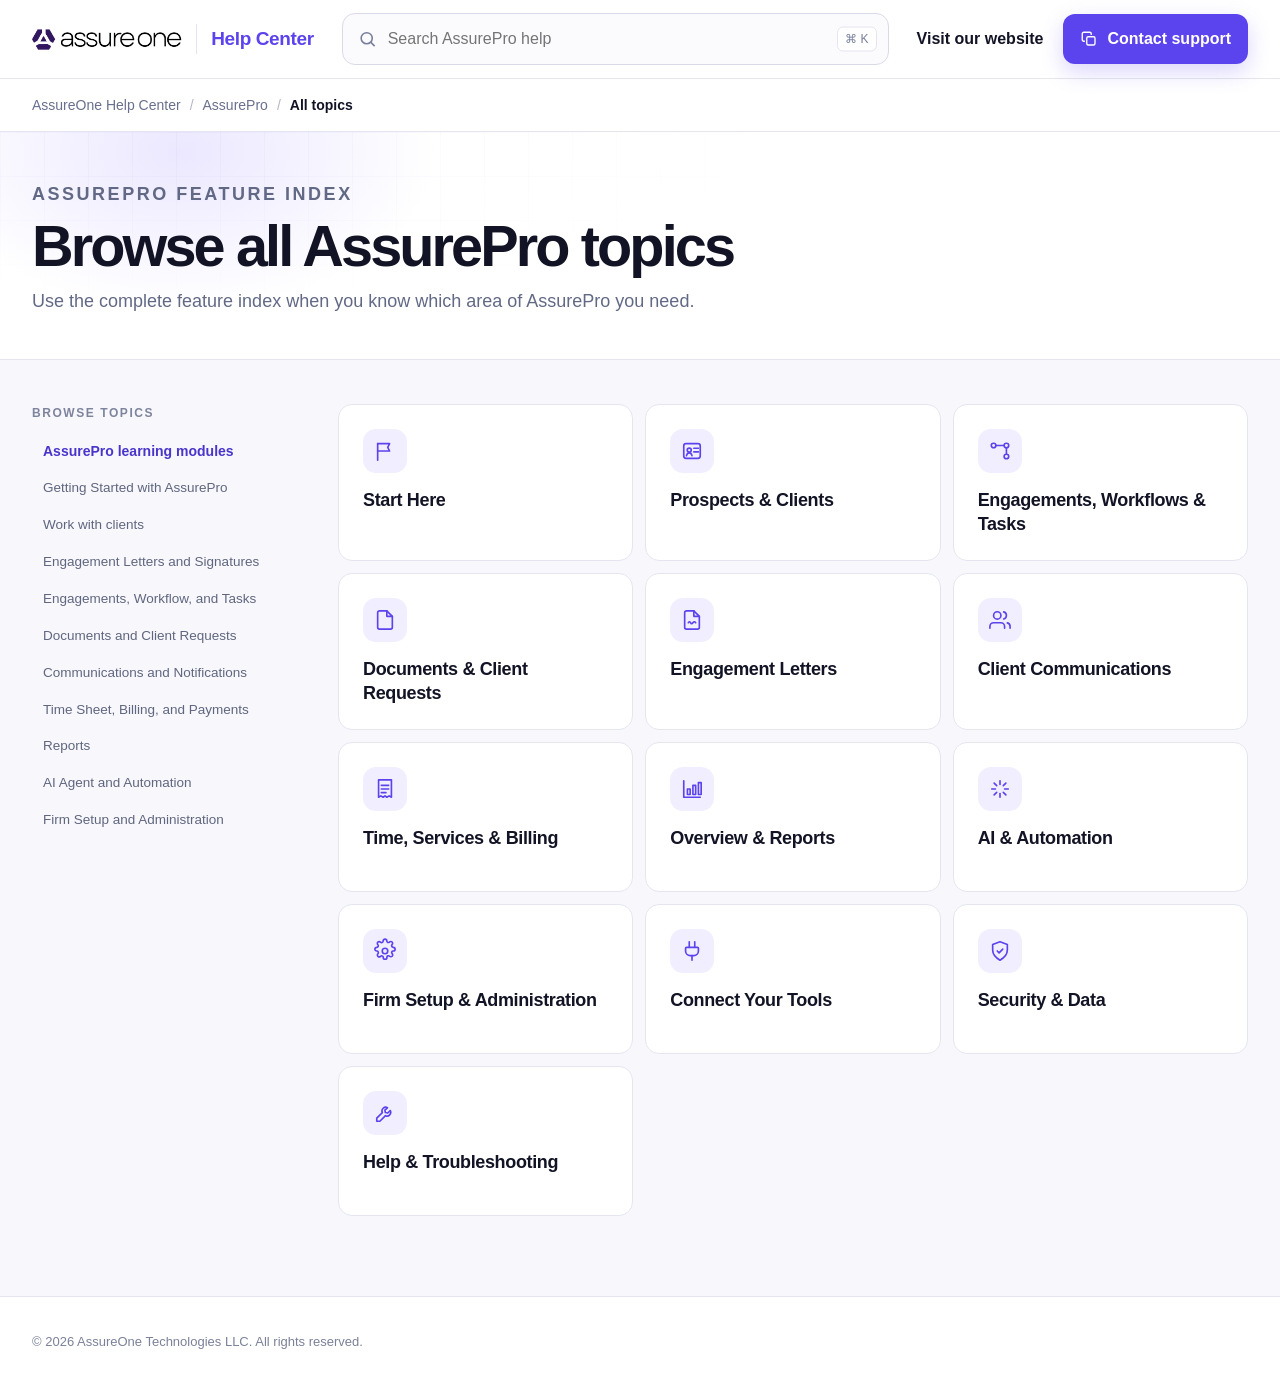
<file: category.html>
<!doctype html>
<html lang="en"><head><meta charset="utf-8"><meta name="viewport" content="width=device-width,initial-scale=1"><title>AssurePro Help | AssureOne</title><link rel="stylesheet" href="assets/css/help-center.css?v=20260909-finalfix3"></head>
<body><a class="skip-link" href="#main">Skip to content</a>
<header class="topbar"><div class="topbar-inner"><a class="brand" href="index.html" aria-label="AssureOne Help Center home"><img class="brand-logo" src="assets/images/assureone-logo.png" alt="AssureOne" width="149" height="31"><span class="brand-suffix">Help Center</span></a><div class="top-search"><svg class="search-icon" viewBox="0 0 24 24" fill="none"><circle cx="11" cy="11" r="7" stroke="currentColor" stroke-width="2"/><path d="m16 16 5 5" stroke="currentColor" stroke-width="2"/></svg><input data-search type="search" placeholder="Search AssurePro help" aria-label="Search AssurePro help"><span class="key-hint">⌘ K</span><div class="search-panel" hidden></div></div><div class="top-actions"><a class="website-link" href="https://assureone.ai/" target="_blank" rel="noopener">Visit our website</a><button class="support-copy" data-mailto="mailto:support@assureone.ai" aria-label="Copy support@assureone.ai to clipboard"><svg viewBox="0 0 24 24" fill="none"><rect x="9" y="9" width="11" height="11" rx="2" stroke="currentColor" stroke-width="1.8"/><path d="M6.5 15H5a2 2 0 0 1-2-2V5a2 2 0 0 1 2-2h8a2 2 0 0 1 2 2v1.5" stroke="currentColor" stroke-width="1.8"/></svg><span class="support-label">Contact support</span></button></div></div></header>
<nav class="breadcrumb-wrap"><div class="breadcrumbs page-width" id="breadcrumbs"></div></nav>
<main id="main"><section class="category-hero"><div class="page-width"><p class="overline" id="category-eyebrow">AssurePro guidance</p><h1 id="category-title">AssurePro help</h1><p id="category-description"></p></div></section><div class="category-layout page-width"><nav class="category-nav" aria-label="AssurePro topics"><strong>Browse topics</strong><div id="category-nav"></div></nav><div id="category-content"></div></div></main>
<footer class="site-footer"><div class="page-width"><span>© 2026 AssureOne Technologies LLC. All rights reserved.</span></div></footer>
<script src="questions-1.js"></script><script src="questions-2.js"></script><script src="questions-3.js"></script><script src="questions-4.js"></script><script src="questions-5.js"></script><script src="questions-6.js"></script><script src="assets/js/taxonomy.js"></script><script src="assets/js/branches.js"></script><script src="assets/js/help-center.js?v=20260909-finalfix3"></script>
<script>
document.addEventListener('DOMContentLoaded',()=>{
 const H=window.HelpCenter,T=window.HelpCenterTaxonomy,B=window.AssureProBranches,A=H.proArticles(),params=new URLSearchParams(location.search);
 const legacyJourney=params.get('journey'),moduleId=params.get('module')||legacyJourney,headerId=params.get('header'),guideId=params.get('guide'),collectionId=params.get('collection');
 const module=B.moduleById(moduleId),headerHome=B.headerById(headerId),guide=guideId&&T.guideById(guideId),collection=guide?T.collectionOfGuide(guideId):(collectionId?T.TAXONOMY.find(c=>c.id===collectionId):null);
 const nav=document.getElementById('category-nav');
 const articleCard=(article,index=0)=>`<a class="article-card article-row" href="${H.articleUrl(article.id)}"><span class="article-row-copy">${index===0?'<span class="recommended-label">Recommended starting point</span>':''}<strong>${H.esc(article.title)}</strong><p>${H.esc(article.description||article.answer)}</p><span class="meta">${H.esc(article.read)} read</span></span><span class="article-row-arrow" aria-hidden="true">→</span></a>`;
 const branchCard=(item,count)=>count?`<a class="article-card guide-card branch-card" href="${B.headerUrl(item.id)}"><span class="guide-card-icon">${H.topicIcon(item.id)}</span><strong>${H.esc(item.label)}</strong><p>${H.esc(item.objective)}</p><span class="meta">${count} ${count===1?'article':'articles'} · Start learning</span></a>`:`<div class="article-card guide-card branch-card disabled"><span class="soon-dot">Content in preparation</span><span class="guide-card-icon">${H.topicIcon(item.id)}</span><strong>${H.esc(item.label)}</strong><p>${H.esc(item.objective)}</p></div>`;
 const guideArticles=ids=>A.filter(article=>ids.includes(T.guideOfArticle(article.id)));
 const guideCard=(item,count)=>count?`<a class="article-card guide-card" href="${T.guideUrl(item.id)}"><span class="guide-card-icon">${H.topicIcon(item.id)}</span><strong>${H.esc(item.label)}</strong><span class="meta">${count} ${count===1?'article':'articles'}</span></a>`:`<div class="article-card guide-card disabled"><span class="soon-dot">Content in preparation</span><span class="guide-card-icon">${H.topicIcon(item.id)}</span><strong>${H.esc(item.label)}</strong></div>`;
 let title,description,eyebrow,crumb,content;

 if(headerHome){
  const {module:parent,header}=headerHome,items=B.headerArticles(header.id,A),related=parent.headers.filter(item=>item.id!==header.id&&B.headerArticles(item.id,A).length).slice(0,4);
  title=header.label;description=header.objective;eyebrow=parent.label;
  crumb=`<a href="${B.moduleUrl(parent.id)}">${H.esc(parent.label)}</a><span class="slash">/</span><span class="current">${H.esc(header.label)}</span>`;
  content=items.length?`<div class="article-list branch-article-list">${items.map(articleCard).join('')}</div>${related.length?`<section class="related-headers"><h2>Related topics</h2><div>${related.map(item=>`<a href="${B.headerUrl(item.id)}">${H.esc(item.label)} <span aria-hidden="true">→</span></a>`).join('')}</div></section>`:''}`:`<div class="empty-guide"><strong>Content is in preparation.</strong><p>This topic will be added after its guidance has been reviewed.</p></div>`;
  H.renderBranchTree(nav,parent.id,header.id,null);
 } else if(module){
  title=module.label;description=module.objective;eyebrow='AssurePro learning module';crumb=`<span class="current">${H.esc(module.label)}</span>`;
  content=`<div class="article-list guide-grid branch-grid">${module.headers.map(item=>branchCard(item,B.headerArticles(item.id,A).length)).join('')}</div>`;
  H.renderBranchTree(nav,module.id,null,null);
 } else if(guide){
  const items=guideArticles([guide.id]);title=guide.label;description=`Practical answers for ${guide.label.toLowerCase()}.`;eyebrow=collection.label;
  crumb=`<a href="${T.collectionUrl(collection.id)}">${H.esc(collection.label)}</a><span class="slash">/</span><span class="current">${H.esc(guide.label)}</span>`;
  content=items.length?`<div class="article-list">${items.map(articleCard).join('')}</div>`:`<div class="empty-guide"><strong>Content is in preparation.</strong><p>This topic will be added after its guidance has been reviewed.</p></div>`;
  H.renderSidebarTree(nav,guide.id,collection.id,null);
 } else if(collection){
  title=collection.label;description='Browse this AssurePro feature area by topic.';eyebrow='Browse all AssurePro topics';crumb=`<a href="category.html">All topics</a><span class="slash">/</span><span class="current">${H.esc(collection.label)}</span>`;
  content=`<div class="article-list guide-grid">${collection.guides.map(item=>guideCard(item,guideArticles([item.id]).length)).join('')}</div>`;
  H.renderSidebarTree(nav,null,collection.id,null);
 } else {
  title='Browse all AssurePro topics';description='Use the complete feature index when you know which area of AssurePro you need.';eyebrow='AssurePro feature index';crumb='<span class="current">All topics</span>';
  content=`<div class="article-list guide-grid">${T.TAXONOMY.filter(item=>item.id!=='product-updates').map(item=>`<a class="article-card guide-card" href="${T.collectionUrl(item.id)}"><span class="guide-card-icon">${H.topicIcon(item.id)}</span><strong>${H.esc(item.label)}</strong></a>`).join('')}</div>`;
  nav.innerHTML=`<a class="branch-module-link" href="index.html">AssurePro learning modules</a>${B.MODULES.map(item=>`<a class="all-module-link" href="${B.moduleUrl(item.id)}">${H.esc(item.label)}</a>`).join('')}`;
 }
 document.title=`${title} | AssureOne Help Center`;document.getElementById('category-title').textContent=title;document.getElementById('category-description').textContent=description;document.getElementById('category-eyebrow').textContent=eyebrow;
 document.getElementById('breadcrumbs').innerHTML=`<a href="index.html">AssureOne Help Center</a><span class="slash">/</span><a href="category.html">AssurePro</a><span class="slash">/</span>${crumb}`;
 document.getElementById('category-content').innerHTML=content;H.bindComingSoon?.();
});
</script></body></html>
</file>
<file: assets/css/help-center.css>
:root{
  --ink:#121425;--muted:#626985;--soft:#8b91a8;--brand:#5b43ed;--brand-dark:#4027c8;
  --lavender:#f1efff;--lavender-2:#e5e0ff;--line:#e4e5ef;--surface:#fff;--canvas:#f7f7fc;
  --success:#147a52;--success-bg:#eaf8f1;--shadow:0 18px 44px rgba(29,24,72,.08);
  --radius:18px;--page:1440px;--reading:760px;
}
*{box-sizing:border-box}
html{scroll-behavior:smooth}
body{margin:0;background:var(--canvas);color:var(--ink);font:16px/1.58 Inter,ui-sans-serif,-apple-system,BlinkMacSystemFont,"Segoe UI",sans-serif;-webkit-font-smoothing:antialiased}
button,input{font:inherit}
a{color:inherit;text-decoration:none}
button{color:inherit}
.skip-link{position:fixed;left:12px;top:-60px;z-index:100;background:var(--ink);color:#fff;padding:10px 14px;border-radius:8px}.skip-link:focus{top:12px}
.topbar{position:sticky;top:0;z-index:50;border-bottom:1px solid rgba(228,229,239,.9);background:rgba(255,255,255,.93);backdrop-filter:blur(18px)}
.topbar-inner{max-width:var(--page);height:78px;margin:auto;padding:0 32px;display:grid;grid-template-columns:minmax(240px,max-content) minmax(280px,600px) auto;align-items:center;gap:28px}
.topbar-inner.no-search{grid-template-columns:max-content 1fr max-content}
.topbar-inner.no-search .top-actions{grid-column:3}
.brand{display:inline-flex;align-items:center;gap:14px;width:max-content}
.brand-logo{display:block;height:31px;width:auto}
.brand-suffix{padding-left:14px;border-left:1px solid var(--line);color:var(--brand);font-size:19px;font-weight:650;letter-spacing:-.02em}
.top-search{position:relative}.top-search input,.hero-search input{width:100%;border:1px solid #d9dae7;background:#fbfbfe;border-radius:13px;padding:12px 46px 12px 45px;outline:0;transition:.2s}
.top-search input:focus,.hero-search input:focus{border-color:#9385f7;box-shadow:0 0 0 4px rgba(91,67,237,.10);background:#fff}
.search-icon{position:absolute;left:16px;top:50%;transform:translateY(-50%);color:#777f9b;width:19px;height:19px}
.key-hint{position:absolute;right:12px;top:50%;transform:translateY(-50%);font-size:12px;color:#777f9b;border:1px solid var(--line);background:#fff;padding:2px 7px;border-radius:6px}
.top-actions{display:flex;align-items:center;gap:20px;white-space:nowrap}.website-link{font-weight:650}.website-link:hover{color:var(--brand)}
.support-copy{display:inline-flex;align-items:center;gap:9px;border:0;background:var(--brand);color:#fff;border-radius:12px;padding:12px 17px;font-weight:750;cursor:pointer;box-shadow:0 8px 22px rgba(91,67,237,.22);transition:.2s}
.support-copy:hover{background:var(--brand-dark);transform:translateY(-1px)}.support-copy.copied{background:var(--success)}
.support-copy svg{width:18px;height:18px}
.search-panel{position:absolute;left:0;right:0;top:calc(100% + 9px);max-height:420px;overflow:auto;background:#fff;border:1px solid var(--line);border-radius:14px;box-shadow:var(--shadow);padding:8px;z-index:70}.search-panel[hidden]{display:none}
.search-result{display:block;padding:11px 12px;border-radius:10px}.search-result:hover,.search-result:focus{background:var(--lavender);outline:0}.search-result strong{display:block;font-size:14px;line-height:1.35}.search-result small{display:block;color:var(--muted);margin-top:3px}.search-empty{padding:20px;color:var(--muted);text-align:center}
.page-width{max-width:var(--page);margin:auto;padding-left:32px;padding-right:32px}
.hero{position:relative;background:#fff}
.hero:before{content:"";position:absolute;inset:0;background:linear-gradient(90deg,rgba(91,67,237,.05) 1px,transparent 1px),linear-gradient(rgba(91,67,237,.05) 1px,transparent 1px);background-size:52px 52px;mask-image:radial-gradient(ellipse 100% 100% at 50% 0%,#000,transparent 92%)}
.hero:after{content:"";position:absolute;width:100%;height:100%;left:0;top:0;background:radial-gradient(ellipse 60% 90% at 50% 0%,rgba(131,109,255,.16) 0%,rgba(131,109,255,.05) 55%,transparent 80%),radial-gradient(ellipse 320px 200px at 18% 85%,rgba(72,201,176,.1),transparent 70%),radial-gradient(ellipse 320px 200px at 82% 80%,rgba(91,67,237,.12),transparent 70%);pointer-events:none}
.hero-inner{position:relative;z-index:1;padding-top:44px;padding-bottom:48px;text-align:center}
.hero h1{max-width:680px;margin:0 auto 22px;font-size:clamp(2rem,4.2vw,3.4rem);font-weight:800;line-height:1.08;letter-spacing:-.045em}.hero h1 span{display:block;color:var(--brand)}
.hero-search{position:relative;max-width:760px;margin:auto;text-align:left}.hero-search input{height:54px;padding-left:46px;border-radius:14px;background:#fff;font-size:16px;box-shadow:0 12px 26px rgba(30,23,82,.09)}.hero-search .search-icon{left:18px;width:20px;height:20px}
.audience-cards{display:flex;justify-content:center;flex-wrap:wrap;gap:16px;max-width:640px;margin:0 auto 28px}
.audience-card{flex:1;min-width:220px;max-width:280px;display:flex;flex-direction:column;align-items:flex-start;gap:4px;position:relative;padding:18px 20px;border:1.5px solid var(--line);border-radius:16px;background:#fff;text-align:left;font:inherit;cursor:pointer;transition:.18s}
.audience-card:hover{border-color:#c9c2ff}
.audience-card.active{border-color:var(--brand);box-shadow:0 0 0 3px rgba(91,67,237,.12)}
.audience-card.disabled{cursor:not-allowed;background:#fbfbfd}
.audience-icon{display:grid;place-items:center;width:40px;height:40px;margin-bottom:8px;border-radius:11px;background:var(--lavender);color:var(--brand)}.audience-icon svg{width:20px;height:20px}
.audience-card.disabled .audience-icon{background:#eef0f5;color:#9297ab}
.audience-card strong{font-size:15.5px;color:var(--ink)}
.audience-card p{margin:0;font-size:13px;color:var(--muted);line-height:1.45}
.audience-card.disabled strong,.audience-card.disabled p{color:#8b90a6}
.audience-card .pill-soon{position:absolute;top:16px;right:16px;background:var(--lavender);color:var(--brand-dark);padding:3px 9px;border-radius:999px;font-size:9.5px;text-transform:uppercase;letter-spacing:.05em;font-weight:800}
.content{padding-top:36px;padding-bottom:56px}.section-heading{display:flex;align-items:end;justify-content:space-between;gap:24px;margin-bottom:18px}.section-heading h2{margin:0;font-size:clamp(1.65rem,3vw,2.35rem);line-height:1.15;letter-spacing:-.035em}.section-heading p{margin:7px 0 0;color:var(--muted)}
.product-switcher-band{background:var(--lavender);border-bottom:1px solid var(--line)}
.product-switcher-row{display:flex;align-items:center;justify-content:center;flex-wrap:wrap;gap:28px;padding:14px 32px}
.product-switcher-row .overline{margin:0;color:#6c7290}
.product-switcher{display:flex;align-items:center;flex-wrap:wrap;gap:28px;overflow-x:auto}
.product-pill{display:flex;align-items:center;gap:8px;padding:4px 0 13px;border:0;border-bottom:2.5px solid transparent;background:transparent;font:inherit;font-size:15.5px;font-weight:700;color:#9297ab;line-height:1;white-space:nowrap;cursor:pointer;transition:.18s}
.product-pill .product-mark{width:15px;height:19px;flex:none;color:#b6bad0;fill:currentColor}
.product-pill.active{color:var(--brand);border-bottom-color:var(--brand)}
.product-pill.active .product-mark{color:var(--brand)}
.product-pill:not(.active):not(.disabled):hover{color:var(--ink)}
.product-pill:not(.active):not(.disabled):hover .product-mark{color:var(--ink)}
.product-pill.disabled{cursor:not-allowed}
.product-pill .pill-soon{color:#9297ab;padding:0;font-size:9.5px;text-transform:uppercase;letter-spacing:.06em;font-weight:800;align-self:flex-start}
.soon-dot{position:absolute;top:10px;right:10px;display:flex;align-items:center;gap:5px;font-size:10px;color:#6c6f8d;background:#fff;border:1px solid var(--line);border-radius:999px;padding:4px 9px 4px 7px;text-transform:uppercase;letter-spacing:.04em;font-weight:750;line-height:1}
.soon-dot:before{content:'';width:6px;height:6px;border-radius:50%;background:#b4a9ff;flex:none}
.journey-grid{display:grid;grid-template-columns:repeat(5,minmax(0,1fr));gap:16px;margin:16px 0 0}.journey-card{display:flex;flex-direction:column;min-height:158px;padding:22px;border:1px solid var(--line);border-radius:var(--radius);background:#fff;box-shadow:0 8px 20px rgba(29,24,72,.035);transition:.22s}.journey-card:hover{transform:translateY(-3px);border-color:#c9c2ff;box-shadow:var(--shadow)}
.journey-icon{width:48px;height:48px;flex:none;overflow:visible;display:grid;place-items:center;border-radius:13px;background:var(--lavender);color:var(--brand)}.journey-icon svg{width:24px;height:24px;overflow:visible}.journey-card h3{margin:20px 0 8px;font-size:20px;line-height:1.25;letter-spacing:-.02em}.journey-card p{margin:0;color:var(--muted);font-size:15px}
.overline{color:#747b98;font-size:12px;font-weight:850;letter-spacing:.14em;text-transform:uppercase}.meta{display:flex;gap:8px;align-items:center;flex-wrap:wrap;color:#858ca7;font-size:13px;margin-top:6px}.tag{display:inline-flex;background:var(--lavender);color:#4d39ca;border-radius:7px;padding:2px 8px;font-weight:750}
.breadcrumb-wrap{border-bottom:1px solid var(--line);background:#fff}.breadcrumbs{height:52px;display:flex;align-items:center;gap:9px;color:#69708d;font-size:14px;overflow:hidden;white-space:nowrap}.breadcrumbs a:hover{color:var(--brand)}.breadcrumbs .current{color:var(--ink);font-weight:650;overflow:hidden;text-overflow:ellipsis}.slash{color:#b3b6c6}
.category-hero{position:relative;overflow:hidden;background:#fff;border-bottom:1px solid var(--line)}
.category-hero:before{content:"";position:absolute;inset:0;background:linear-gradient(90deg,rgba(91,67,237,.045) 1px,transparent 1px),linear-gradient(rgba(91,67,237,.045) 1px,transparent 1px);background-size:44px 44px;mask-image:radial-gradient(ellipse 60% 100% at 15% 0%,#000,transparent 75%)}
.category-hero:after{content:"";position:absolute;width:520px;height:320px;left:-80px;top:-140px;background:radial-gradient(ellipse,rgba(131,109,255,.16),transparent 70%);pointer-events:none}
.category-hero .page-width{position:relative;z-index:1;padding-top:48px;padding-bottom:44px}.category-hero h1{margin:8px 0 10px;font-size:clamp(2.2rem,4.5vw,4rem);line-height:1.05;letter-spacing:-.05em}.category-hero p{max-width:720px;margin:0;color:var(--muted);font-size:18px}
.category-layout{display:grid;grid-template-columns:264px minmax(0,1fr);gap:42px;padding-top:44px;padding-bottom:80px}
.category-nav{position:sticky;top:106px;align-self:start;max-height:calc(100vh - 130px);overflow-y:auto;padding-right:4px}
.category-nav>strong{display:block;margin-bottom:10px;font-size:12px;letter-spacing:.13em;text-transform:uppercase;color:#7e849d}
.nav-collection+.nav-collection{margin-top:2px}
.nav-collection-toggle{display:flex;align-items:center;width:100%;border-radius:9px}
.nav-collection-toggle a{flex:1;min-width:0;padding:9px 4px 9px 11px;color:#43495f;font-size:14px;font-weight:650;white-space:nowrap;overflow:hidden;text-overflow:ellipsis}
.nav-collection-toggle:hover{background:#f2f1fa}.nav-collection-toggle:hover a{color:#3a2fa8}
.nav-collection-toggle.active a{color:#4934cc}
.nav-caret{display:grid;place-items:center;flex:none;width:32px;align-self:stretch;border:0;background:transparent;color:#9297ab;padding:9px 10px 9px 0;cursor:pointer}.nav-caret:hover{color:var(--brand)}.nav-caret svg{width:14px;height:14px;transition:transform .18s ease}
.nav-collection.open .nav-caret svg{transform:rotate(180deg)}
.nav-guides{max-height:0;overflow:hidden;transition:max-height .22s ease}.nav-collection.open .nav-guides{max-height:640px}
.nav-guide-link{display:flex;align-items:center;justify-content:space-between;gap:8px;margin-left:13px;padding:6px 11px 6px 13px;border-left:1px solid var(--line);color:#666c85;font-size:13.5px}
.nav-guide-link:hover{border-left-color:#b7adff;color:#4934cc;background:#faf9ff}
.nav-guide-link.active{border-left-color:var(--brand);color:#4934cc;font-weight:700;background:var(--lavender)}
.nav-guide-link small{flex:none;color:#9297ab;font-size:11px;font-weight:700}.nav-guide-link small.soon{color:#b5b9c9;font-style:italic;font-weight:500}.nav-guide-link.active small{color:#7b6ae0}
.nav-guide-link.active .nav-topic-icon{background:var(--brand);color:#fff}
/* Icon chip used on every sidebar header/guide row (see .branch-header-toggle
   and .nav-guide-link) so a reader can tell rows apart at a glance, the same
   way the topic cards already do — text weight/color alone was too subtle a
   difference between the active row and its neighbors. */
.nav-topic-group{display:flex;align-items:flex-start;gap:9px;min-width:0}
.nav-topic-group>span:last-child{white-space:normal;line-height:1.3}
.nav-topic-icon{flex:none;display:grid;place-items:center;width:26px;height:26px;border-radius:8px;background:var(--lavender);color:var(--brand);transition:background .15s ease,color .15s ease}
.nav-topic-icon svg{width:15px;height:15px;overflow:visible}
.nav-articles{margin:5px 0 10px 28px;padding-left:12px;border-left:1px solid #e1def5}.nav-article{display:block;padding:6px 9px;border-radius:7px;color:#747a92;font-size:12.5px;line-height:1.35}.nav-article:hover{background:#f7f5ff;color:#4c38cb}.nav-article.current{background:#ece8ff;color:#432dc9;font-weight:750}
.article-list{display:grid;grid-template-columns:repeat(2,minmax(0,1fr));gap:12px}.article-card{display:flex;align-items:center;min-height:64px;padding:18px 22px;border:1px solid var(--line);border-radius:14px;background:#fff;transition:.2s;text-align:left;width:100%;font:inherit}.article-card:hover{border-color:#bfb5ff;box-shadow:0 9px 24px rgba(40,30,99,.07);transform:translateY(-1px)}.article-card strong{display:block;line-height:1.4;font-size:16.5px;font-weight:650;letter-spacing:-.01em;color:var(--ink)}
.article-card.article-row{position:relative;display:grid;grid-template-columns:minmax(0,1fr) 32px;gap:8px 20px;align-items:center;min-height:118px;padding:22px 24px}.article-row-copy{min-width:0}.article-row p{display:-webkit-box;overflow:hidden;-webkit-box-orient:vertical;-webkit-line-clamp:2;margin:7px 0 0;color:var(--muted);font-size:14px;line-height:1.55}.article-row .meta{margin-top:10px}.article-row-arrow{grid-column:2;grid-row:1/span 2;display:grid;place-items:center;width:32px;height:32px;border-radius:50%;background:var(--lavender);color:var(--brand);font-size:18px;transition:.18s}.article-row:hover .article-row-arrow{background:var(--brand);color:#fff;transform:translateX(2px)}
.guide-intro{display:flex;align-items:flex-start;justify-content:space-between;gap:24px;margin-bottom:22px;padding:20px 22px;border:1px solid #ddd9f7;border-radius:15px;background:linear-gradient(135deg,#fbfaff,#f4f1ff)}.guide-intro strong{display:block;margin-bottom:4px;font-size:15px}.guide-intro p{margin:0;color:var(--muted);font-size:14px}.guide-count{flex:none;padding:6px 10px;border-radius:999px;background:#fff;color:#5543c9;font-size:12px;font-weight:750;border:1px solid #ded9ff}.journey-path{counter-reset:path}.journey-path .guide-card{min-height:168px}.journey-path .guide-card:before{counter-increment:path;content:"Step " counter(path);display:inline-flex;margin-bottom:14px;color:#6653db;font-size:11px;font-weight:850;letter-spacing:.08em;text-transform:uppercase}.journey-path .guide-card-icon{display:none}
.guide-grid{grid-template-columns:repeat(3,minmax(0,1fr))}
.guide-card{position:relative;display:flex;flex-direction:column;align-items:flex-start;min-height:150px;padding:24px}.guide-card-icon{flex:none;overflow:visible;display:grid;place-items:center;width:44px;height:44px;margin-bottom:16px;border-radius:13px;background:var(--lavender);color:var(--brand)}.guide-card-icon svg{width:22px;height:22px;overflow:visible}
.guide-card strong{font-size:18px;line-height:1.3;letter-spacing:-.02em}.guide-card .meta{margin-top:auto;padding-top:16px;font-size:13px}
.browse-all-link{display:inline-flex;align-items:center;gap:8px;color:var(--brand);font-size:14px;font-weight:750}.browse-all-link:hover{gap:11px}.journey-action{display:flex;align-items:center;justify-content:space-between;width:100%;margin-top:auto;padding-top:18px;color:var(--brand);font-size:13px;font-weight:750}.branch-grid{grid-template-columns:repeat(2,minmax(0,1fr))}.branch-card{min-height:210px}.branch-card p{margin:10px 0 0;color:var(--muted);font-size:14px;line-height:1.55}.branch-article-list{grid-template-columns:1fr}.recommended-label{display:inline-flex;margin-bottom:9px;color:#5a45d6;font-size:11px;font-weight:850;letter-spacing:.09em;text-transform:uppercase}.related-headers{margin-top:36px}.related-headers h2{margin:0 0 14px;font-size:21px}.related-headers>div{display:flex;flex-wrap:wrap;gap:9px}.related-headers a{display:inline-flex;gap:8px;padding:10px 13px;border:1px solid var(--line);border-radius:10px;background:#fff;color:#4f5670;font-size:13px;font-weight:700}.related-headers a:hover{border-color:#b7adff;color:var(--brand)}
.guide-card.disabled{cursor:not-allowed;background:#fbfbfd}.guide-card.disabled .guide-card-icon{opacity:.6}.guide-card.disabled strong{color:#6d7288}
.empty-guide{grid-column:1/-1;padding:34px;border:1px dashed #d7d5e6;border-radius:14px;background:#fbfbfe;text-align:center}.empty-guide strong{display:block;margin-bottom:7px;font-size:16px}.empty-guide p{margin:0;color:var(--muted)}.empty-guide a{color:var(--brand);font-weight:700}
.article-shell{max-width:var(--page);margin:auto;padding:34px 32px 80px;display:grid;grid-template-columns:280px minmax(0,850px) 220px;gap:34px;align-items:start}.article-side,.article-rail{position:sticky;top:108px}.article-side{max-height:calc(100vh - 132px);overflow:auto;padding-right:6px}.article-side .category-nav{position:static;max-height:none;overflow:visible;padding-right:0}
.branch-module-link{display:block;padding:9px 11px;color:#4934cc;font-size:14px;font-weight:800;line-height:1.35}.branch-headers{margin-top:5px}.branch-header+.branch-header{margin-top:2px}.branch-header-toggle{display:grid;grid-template-columns:minmax(0,1fr) auto 18px;align-items:center;gap:7px;width:100%;padding:9px 8px 9px 12px;border:0;background:transparent;color:#666c85;font:inherit;font-size:13.5px;line-height:1.4;text-align:left;cursor:pointer}.branch-header-toggle:hover{background:#faf9ff;color:#4934cc}.branch-header-toggle small{color:#9297ab;font-size:11px;font-weight:700}.branch-caret{display:grid;place-items:center;color:#9297ab}.branch-caret svg{width:13px;height:13px;transition:transform .18s ease}.branch-header.open>.branch-header-toggle{background:var(--lavender);color:#4934cc;font-weight:750}.branch-header.open>.branch-header-toggle .nav-topic-icon{background:var(--brand);color:#fff}.branch-header.open .branch-caret svg{transform:rotate(180deg)}.branch-header.unavailable .nav-topic-icon{opacity:.55}.branch-header-toggle:disabled{color:#a0a5b6;cursor:default}.branch-article-drawer{max-height:0;margin-top:0;margin-bottom:0;overflow:hidden;opacity:0;transition:max-height .25s ease,opacity .18s ease,margin .2s ease}.branch-header.open .branch-article-drawer{max-height:1600px;margin-top:6px;margin-bottom:11px;opacity:1}.branch-header .nav-articles{margin-left:16px}.branch-all-link{display:block;margin-top:16px;padding:13px 11px;border-top:1px solid var(--line);color:#5a6078;font-size:13px;font-weight:700}.branch-all-link:hover,.all-module-link:hover{color:var(--brand)}.all-module-link{display:block;padding:9px 11px;color:#5f667e;font-size:13.5px;line-height:1.4}
.article-doc{background:#fff;border:1px solid var(--line);border-radius:20px;padding:44px 52px;box-shadow:0 12px 34px rgba(35,28,82,.04)}.article-meta{display:flex;align-items:center;justify-content:space-between;gap:16px;margin-bottom:18px}.article-doc h1{font-size:clamp(2rem,3.2vw,2.9rem);max-width:none;line-height:1.1;letter-spacing:-.045em;margin:0 0 28px;text-wrap:balance}.article-lead{font-size:18px;line-height:1.68;color:#30364d;margin:0 0 24px}.article-body p{color:#3f455d;font-size:17px;line-height:1.72;margin:0 0 22px}.article-body h2{padding-top:8px;font-size:24px;margin:32px 0 16px;letter-spacing:-.025em}.article-body h2.overline{font-size:12px;line-height:1.4;letter-spacing:.14em;margin:0 0 16px}
.steps{display:grid;gap:0;margin:10px 0 0;padding:0;list-style:none}.steps>li{position:relative;display:grid;grid-template-columns:32px 1fr;gap:13px;align-items:start;padding:10px 0;color:#343a52}.steps>li:not(:last-child):after{content:"";position:absolute;left:13px;top:38px;bottom:-3px;width:1px;background:#ddd9f7}.steps>li:before{content:attr(data-step);display:grid;place-items:center;width:27px;height:27px;border-radius:50%;background:var(--lavender);color:#4d36d3;font-size:12px;font-weight:850}.steps>li>span{padding-top:1px;line-height:1.62}.steps li .step-details{margin:10px 0 2px;padding:10px 0 0 3px;border:0;background:transparent}.steps li .step-details li{font-size:15.5px}
.detail-list{display:grid;gap:10px;margin:2px 0 24px;padding:0;list-style:none;color:#3f455d}.detail-list li{position:relative;padding-left:22px;font-size:16.5px;line-height:1.65}.detail-list li:before{content:"";position:absolute;left:2px;top:.72em;width:7px;height:7px;border-radius:50%;background:#6550dd;box-shadow:0 0 0 4px #f0edff}.detail-list.level-1{margin:-10px 0 24px 25px;padding:13px 16px;border-left:2px solid #e0dcfa;background:#fbfaff;border-radius:0 10px 10px 0}.detail-list.level-1 li:before{width:6px;height:6px;background:#8b7ce6;box-shadow:none}.callout{margin:28px 0;border-left:4px solid var(--brand);background:#f6f4ff;padding:17px 19px;border-radius:0 12px 12px 0;color:#3e3b58}.callout strong{display:block;margin-bottom:3px}
.media-block{margin:26px 0;border:1px solid var(--line);border-radius:14px;overflow:hidden;background:#f7f7fb}.media-block img{display:block;width:100%;height:auto}.media-caption{padding:10px 14px;color:#6e7591;font-size:13px;background:#fff}
.media-gallery{display:grid;grid-template-columns:repeat(auto-fit,minmax(260px,1fr));gap:16px;margin:26px 0}.media-gallery .media-block{margin:0}
.article-rail{font-size:14px}
@media print{.topbar,.breadcrumb-wrap,.article-side,.article-rail,.site-footer{display:none!important}.article-shell{display:block;padding:0}.article-doc{border:none;box-shadow:none;padding:0}}
.related-section{margin-top:14px;padding:18px;border:1px solid var(--line);border-radius:14px;background:#fff}.related-section h2{margin:0 0 10px;color:#7f859f;font-size:12px;font-weight:800;letter-spacing:.13em;text-transform:uppercase}.article-related-list{display:grid;gap:0}.article-related-list .article-card{position:relative;min-height:0;padding:11px 18px 11px 0;border:0;border-top:1px solid #ececf3;border-radius:0;background:transparent}.article-related-list .article-card:first-child{border-top:0}.article-related-list .article-card:after{content:"→";position:absolute;right:0;color:var(--brand)}.article-related-list .article-card:hover{border-color:#ececf3;box-shadow:none;transform:none}.article-related-list .article-card strong{font-size:13px;line-height:1.35}
.site-footer{border-top:1px solid var(--line);background:#fff}.site-footer .page-width{min-height:90px;display:flex;justify-content:space-between;align-items:center;gap:22px;color:#7b8199;font-size:13px}.site-footer a:hover{color:var(--brand)}
.mobile-menu{display:none}
[hidden]{display:none!important}
@media(max-width:1120px){.article-shell{grid-template-columns:220px minmax(0,1fr)}.article-rail{position:static;grid-column:2;display:block}.related-section{margin-top:0}.journey-grid{grid-template-columns:repeat(2,minmax(0,1fr))}.guide-grid{grid-template-columns:repeat(2,minmax(0,1fr))}}
@media(max-width:820px){.topbar-inner{height:68px;padding:0 18px;grid-template-columns:1fr auto;gap:12px}.top-search{display:none}.website-link{display:none}.brand-logo{height:26px}.brand-suffix{display:none}.support-copy{padding:10px 13px}.support-copy .support-label{display:none}.page-width{padding-left:20px;padding-right:20px}.hero-inner{padding-top:46px;padding-bottom:50px}.hero h1{margin-bottom:24px}.content{padding-top:40px}.journey-grid,.branch-grid{grid-template-columns:1fr}.journey-grid{margin-bottom:48px}.product-switcher{max-width:100%;overflow-x:auto}.category-layout{grid-template-columns:1fr;gap:22px}.category-nav{position:static;max-height:none}.category-nav>strong{display:none}.article-shell{padding:22px 18px 60px;display:block}.article-side{position:static;max-height:none;margin-bottom:18px}.article-side .category-nav{display:none}.article-doc{padding:30px 24px}.article-meta{align-items:flex-start}.article-doc h1{font-size:2.15rem}.article-rail{margin-top:20px}.related-section{margin-top:0}.site-footer .page-width{padding-top:22px;padding-bottom:22px;align-items:flex-start;flex-direction:column}}
@media(max-width:520px){.support-copy{width:42px;height:42px;padding:0;justify-content:center}.journey-card{min-height:190px}.article-list,.article-related-list{grid-template-columns:1fr}.guide-intro{display:block}.guide-count{display:inline-flex;margin-top:12px}.article-card.article-row{min-height:106px;padding:18px}.article-doc{padding:25px 19px;border-radius:15px}.article-lead,.article-body p{font-size:16px}.article-meta .meta{gap:5px}.hero-search input{font-size:16px}}
@media(prefers-reduced-motion:reduce){*{scroll-behavior:auto!important;transition:none!important}}
</file>
